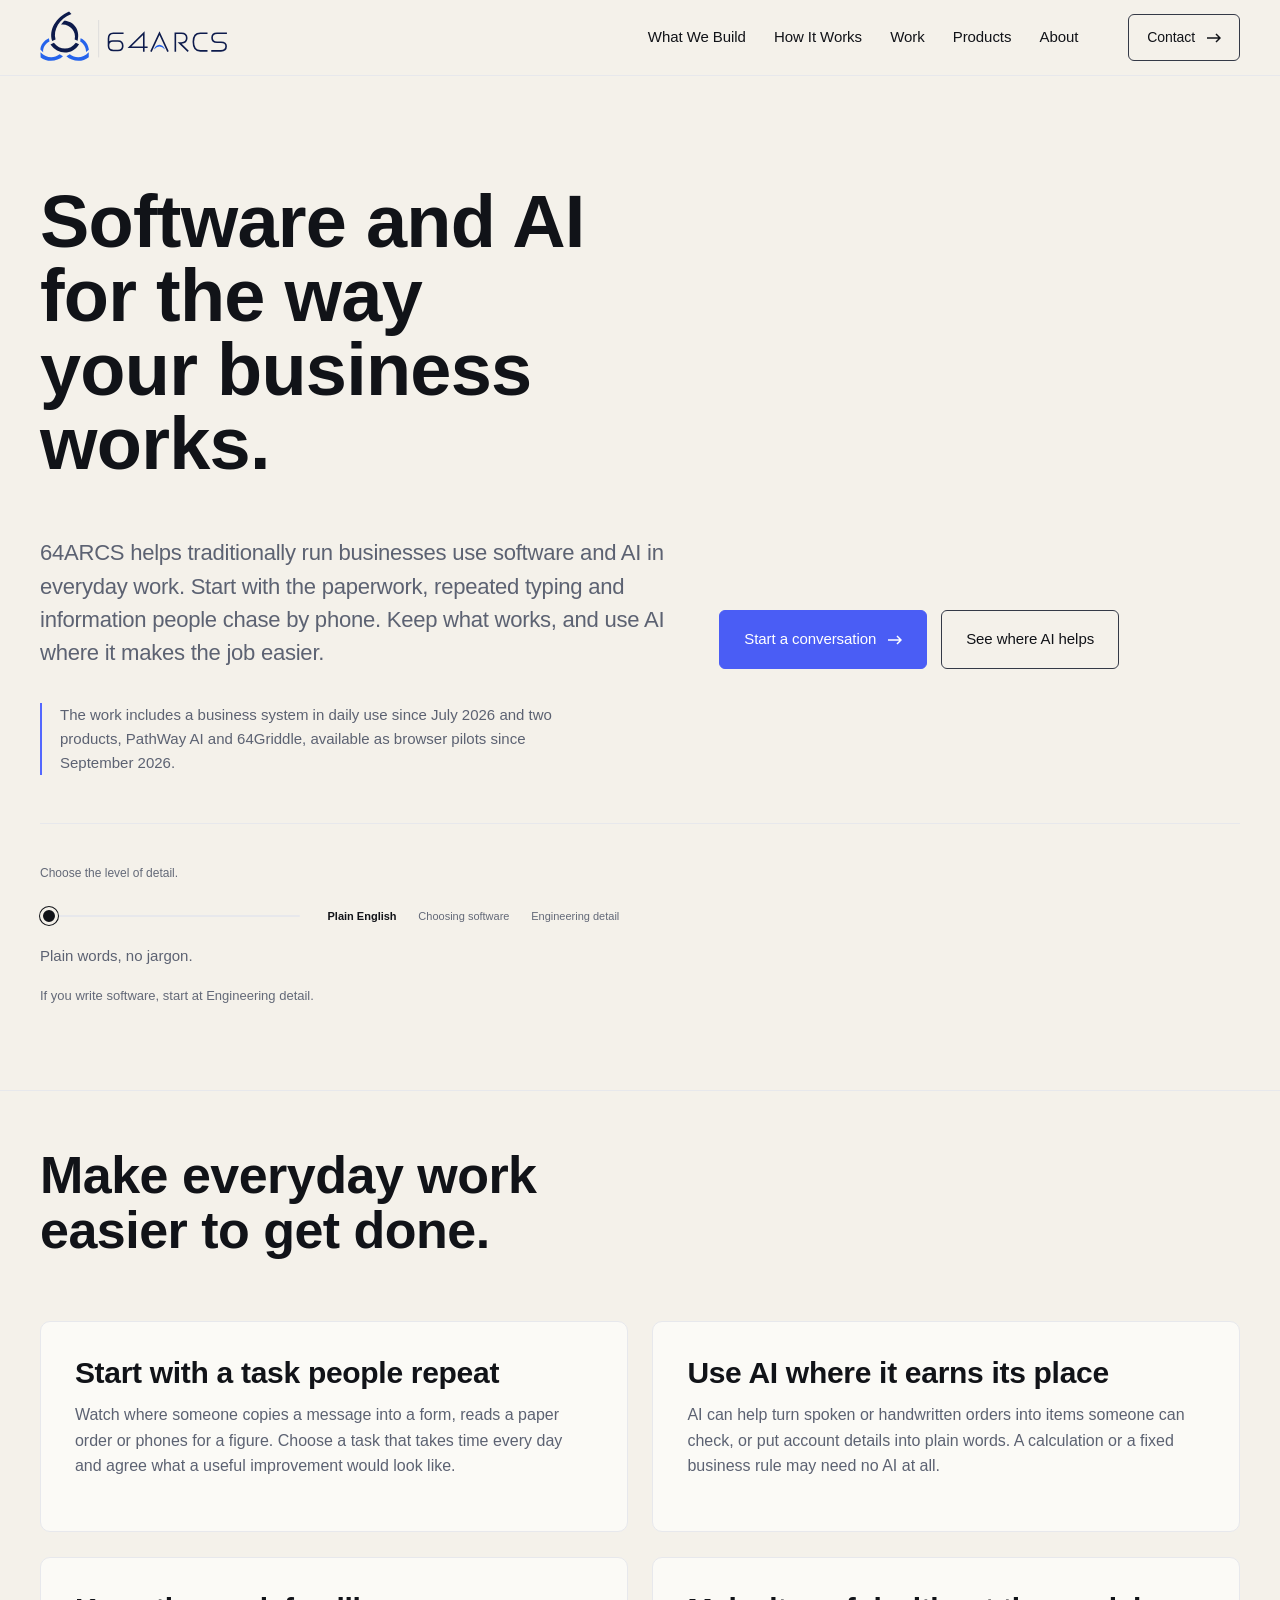
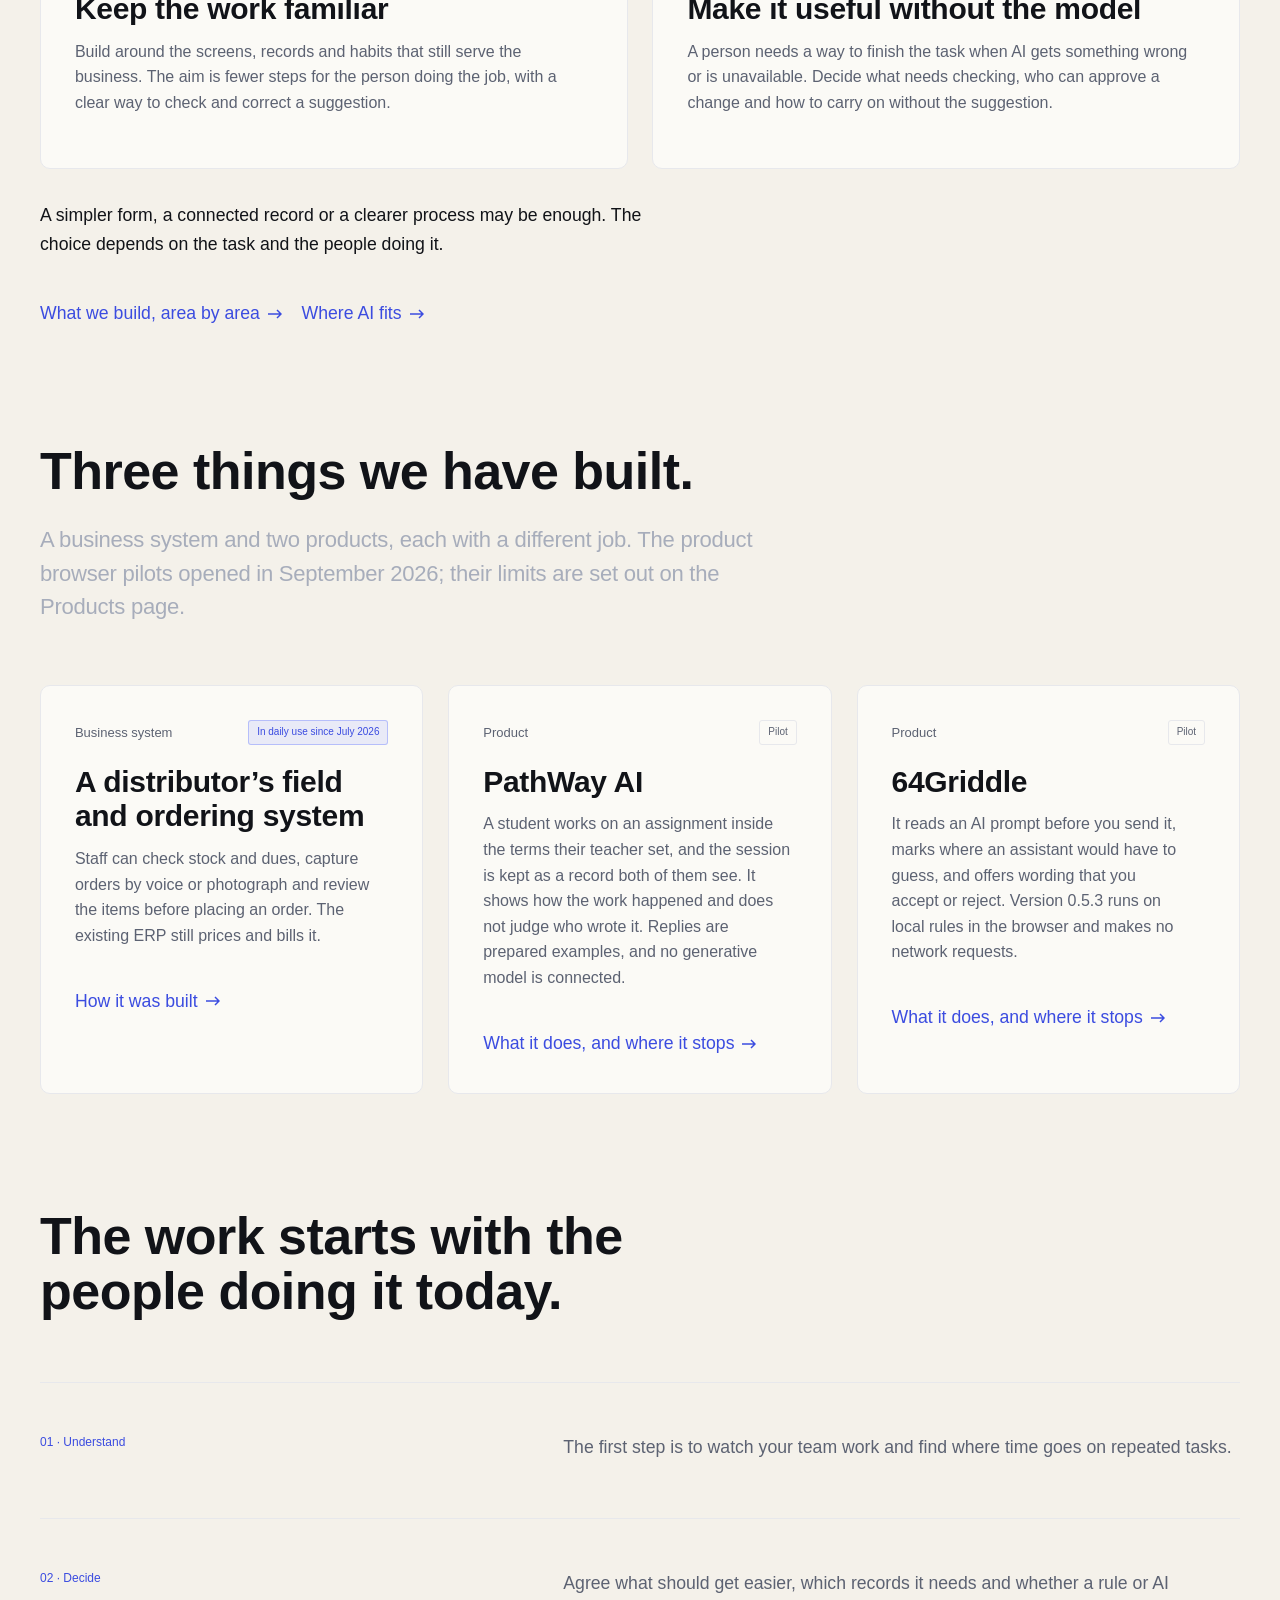
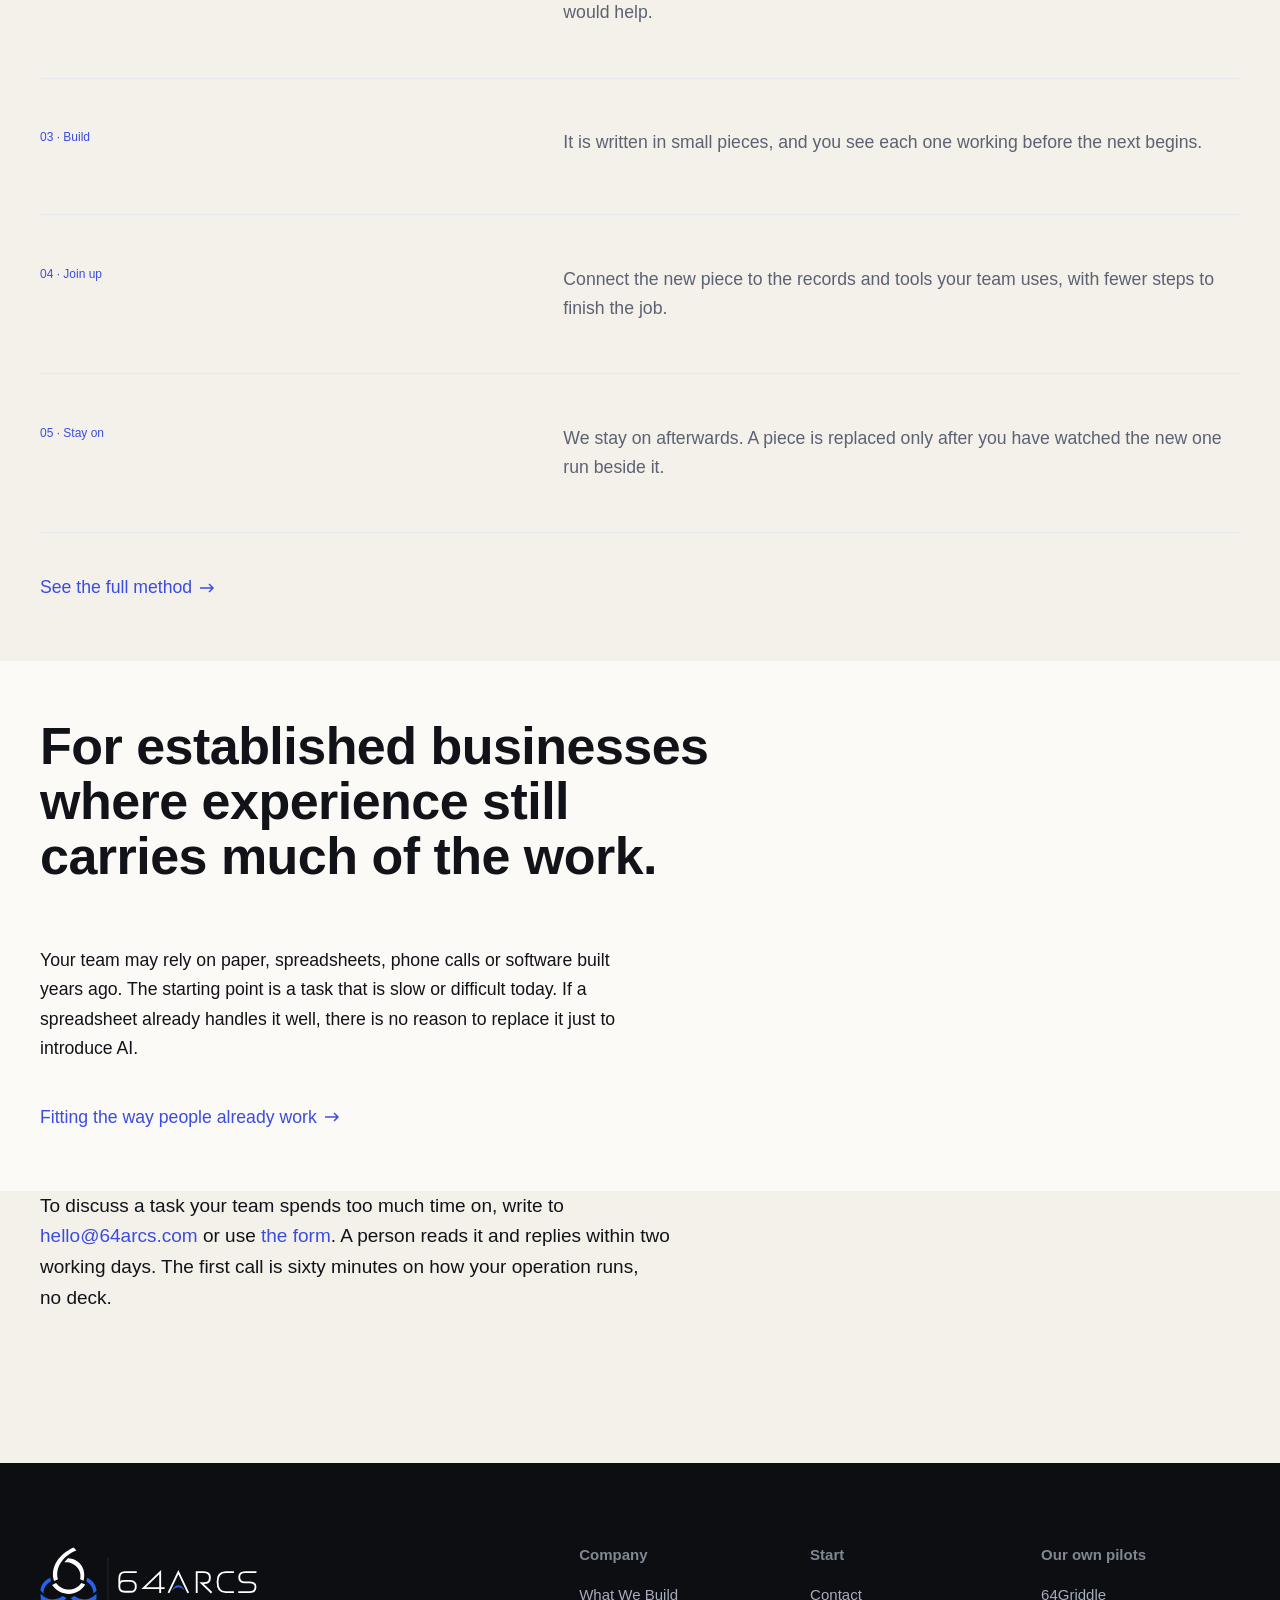
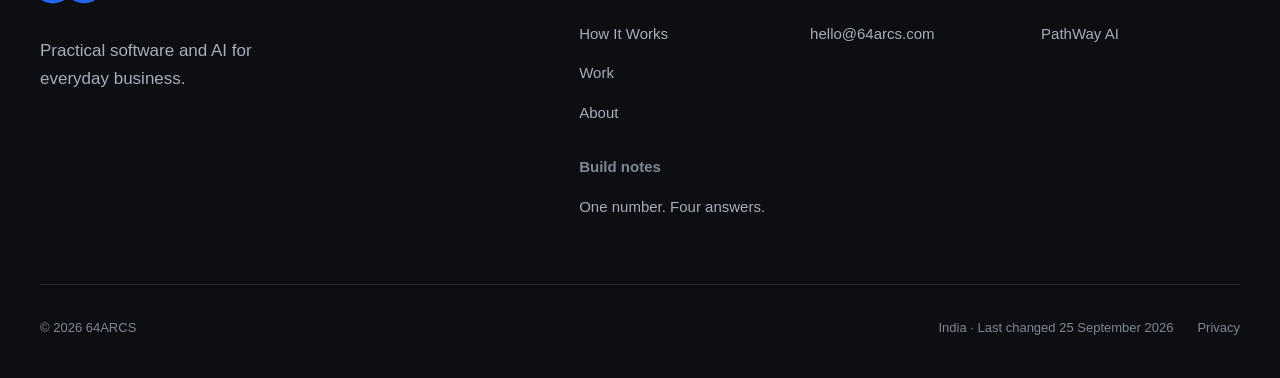
<file: index.html>
<!DOCTYPE html>
<html lang="en" data-level="1">
<head>
<meta charset="utf-8">
<meta name="viewport" content="width=device-width, initial-scale=1">
<title>64ARCS — Software and practical AI for your business</title>
<meta name="description" content="64ARCS builds software and practical AI for traditionally run businesses. Start with everyday work, keep what works and add only what helps.">
<link rel="canonical" href="https://64arcs.com/">

<meta property="og:type" content="website">
<meta property="og:site_name" content="64ARCS">
<meta property="og:title" content="64ARCS — Software and practical AI for your business">
<meta property="og:description" content="64ARCS builds software and practical AI for traditionally run businesses. Start with everyday work, keep what works and add only what helps.">
<meta property="og:url" content="https://64arcs.com/">
<meta property="og:image" content="https://64arcs.com/assets/img/og.png">
<meta property="og:image:width" content="1200">
<meta property="og:image:height" content="630">
<meta name="twitter:card" content="summary_large_image">
<meta name="theme-color" content="#F4F1EA">

<link rel="icon" href="favicon.ico" sizes="48x48">
<link rel="icon" href="assets/img/favicon.svg" type="image/svg+xml">
<link rel="apple-touch-icon" href="assets/img/apple-touch-icon.png">
<link rel="manifest" href="site.webmanifest">

<link rel="stylesheet" href="assets/css/site.css">
<script>/* Restore the reader's chosen register before first paint, so a returning
           visitor never sees the wrong one flash past. */
try{var _l=localStorage.getItem('64arcs:level');if(_l==='1'||_l==='2'||_l==='3'){document.documentElement.setAttribute('data-level',_l);}}catch(e){}</script>
<noscript><style>[data-contact-form] button[type="submit"] { display: none; }</style></noscript>
</head>
<body>
<a class="skip-link" href="#main">Skip to content</a>

<header class="header">
  <div class="wrap">
    <a class="brand" href="index.html" aria-label="64ARCS — home">
      <span class="brand-lockup" aria-hidden="true">
        <img class="brand-logo brand-logo--light" src="assets/brand/logo-inverse.svg" width="405" height="112" alt="">
        <img class="brand-logo brand-logo--dark" src="assets/brand/logo.svg" width="405" height="112" alt="">
      </span>
    </a>

    <nav class="nav" aria-label="Primary">
      <a class="nav-link" href="what-we-build.html">What We Build</a>
      <a class="nav-link" href="how-it-works.html">How It Works</a>
      <a class="nav-link" href="work.html">Work</a>
      <a class="nav-link" href="products.html">Products</a>
      <a class="nav-link" href="about.html">About</a>
    </nav>

    <a class="btn btn--on-dark header-cta" href="contact.html">
      Contact
      <svg class="arw" width="14" height="10" viewBox="0 0 14 10" fill="none" aria-hidden="true"><path d="M9 1l4 4-4 4M13 5H0" stroke="currentColor" stroke-width="1.5"/></svg>
    </a>

    <button class="burger" type="button" aria-label="Open menu" aria-expanded="false" aria-controls="mobile-nav">
      <span></span><span></span><span></span>
    </button>
  </div>
</header>

<div class="mobile-nav" id="mobile-nav" aria-hidden="true">
  <a class="m-link" href="what-we-build.html"><span class="n">01</span> What We Build</a>
  <a class="m-link" href="how-it-works.html"><span class="n">02</span> How It Works</a>
  <a class="m-link" href="work.html"><span class="n">03</span> Work</a>
  <a class="m-link" href="products.html"><span class="n">04</span> Products</a>
  <a class="m-link" href="about.html"><span class="n">05</span> About</a>
  <div class="m-foot">
    <a class="btn btn--primary" href="contact.html">
      Contact
      <svg class="arw" width="14" height="10" viewBox="0 0 14 10" fill="none" aria-hidden="true"><path d="M9 1l4 4-4 4M13 5H0" stroke="currentColor" stroke-width="1.5"/></svg>
    </a>
  </div>
</div>


<main id="main">

<!-- ==================================================================
       01 / HERO  +  THE REGISTER DIAL
       ================================================================== -->
  <section class="hero" data-hero>
    <div class="wrap">

      <h1 class="t-hero">
        <span class="line">Software and AI</span>
        <span class="line">for the way</span>
        <span class="line">your business</span>
        <span class="line">works.</span>
      </h1>

      <div class="hero-cols">
        <div>
          <p class="lead" data-lvl="1">
            64ARCS helps traditionally run businesses use software and AI in everyday work. Start with the paperwork, repeated typing and information people chase by phone. Keep what works, and use AI where it makes the job easier.
          </p>
          <p class="lead" data-lvl="2">
            Connect the tools your team already uses, then consider AI for a specific task, such as reading an order or summarising an account. Judge the result by the work it removes, including the time spent checking its output.
          </p>
          <p class="lead" data-lvl="3">
            Start with a workflow, its source records and access rules. Compare a model with a deterministic rule or a process change. Define validation, confirmation and a fallback before connecting model output to a write path.
          </p>
        </div>
        <div class="btn-row">
          <a class="btn btn--primary" href="contact.html">
            Start a conversation
            <svg class="arw" width="14" height="10" viewBox="0 0 14 10" fill="none" aria-hidden="true"><path d="M9 1l4 4-4 4M13 5H0" stroke="currentColor" stroke-width="1.5"/></svg>
          </a>
          <a class="btn btn--ghost-dark" href="ai-intelligence.html">See where AI helps</a>
        </div>
      </div>

      <p class="hero-credential">
        The work includes a business system in daily use since July 2026 and two products,
        PathWay AI and 64Griddle, available as browser pilots since September 2026.
      </p>

      <!-- The reader sets the register for the lead, cards and method.
           Headings stay the same; the level lives on <html data-level>. -->
      <div class="dial" data-dial>
        <p class="dial-q" id="dial-q">Choose the level of detail.</p>
        <div class="dial-row">
          <input type="range" min="1" max="3" step="1" value="1"
                 aria-labelledby="dial-q" aria-valuetext="Plain words, no jargon.">
          <div class="dial-stops" aria-hidden="true">
            <span>Plain English</span><span>Choosing software</span><span>Engineering detail</span>
          </div>
        </div>
        <p class="dial-status" data-dial-status>Plain words, no jargon.</p>
        <p class="dial-hint">If you write software, start at Engineering detail.</p>
      </div>

    </div>
  </section>

  <!-- ==================================================================
       02 / WHAT WE DO: the same four commitments, three registers
       ================================================================== -->
  <section class="section section--lg s-ivory">
    <div class="wrap">
      <div class="section-head">
        <h2 class="t-h2">Make everyday work easier to get done.</h2>
      </div>

      <div class="cards cards--wide">

        <div class="card">
          <h3 class="t-h3">Start with a task people repeat</h3>
          <p data-lvl="1">Watch where someone copies a message into a form, reads a paper order or phones for a figure. Choose a task that takes time every day and agree what a useful improvement would look like.</p>
          <p data-lvl="2">Choose a frequent task with a clear input and an outcome staff can check. Record how long it takes today, including corrections, so there is a fair comparison with the proposed change.</p>
          <p data-lvl="3">Trace inputs, outputs and exceptions through one workflow. Establish a baseline for completion time and errors, and test on representative examples before choosing an implementation.</p>
        </div>

        <div class="card">
          <h3 class="t-h3">Use AI where it earns its place</h3>
          <p data-lvl="1">AI can help turn spoken or handwritten orders into items someone can check, or put account details into plain words. A calculation or a fixed business rule may need no AI at all.</p>
          <p data-lvl="2">Consider a model for language or varied documents. Keep calculations and fixed checks in ordinary software. Include review time, running cost and mistakes when deciding whether a model helps.</p>
          <p data-lvl="3">Use a model for extraction or summarisation where inputs vary. Keep arithmetic and policy checks deterministic. Compare the full workflow with and without the model, including validation failures and latency.</p>
        </div>

        <div class="card">
          <h3 class="t-h3">Keep the work familiar</h3>
          <p data-lvl="1">Build around the screens, records and habits that still serve the business. The aim is fewer steps for the person doing the job, with a clear way to check and correct a suggestion.</p>
          <p data-lvl="2">Put assistance at the point where the task happens. Avoid a separate tool that asks staff to copy information between systems. Keep the existing source for prices, balances and other agreed facts.</p>
          <p data-lvl="3">Connect through the existing system’s supported interfaces and enforce permissions on the server. Keep authoritative values in their owning system and treat generated content as a proposal to validate.</p>
        </div>

        <div class="card">
          <h3 class="t-h3">Make it useful without the model</h3>
          <p data-lvl="1">A person needs a way to finish the task when AI gets something wrong or is unavailable. Decide what needs checking, who can approve a change and how to carry on without the suggestion.</p>
          <p data-lvl="2">Agree which actions need confirmation and how staff recover from an error. Try the change with the people who will use it, and include a manual route or a rule-based fallback where needed.</p>
          <p data-lvl="3">Define failure behaviour for missing records, invalid output and model outages. Test permission boundaries and write validation separately from generation, with an explicit fallback for the workflow.</p>
        </div>

      </div>

      <p class="was-principle">A simpler form, a connected record or a clearer process may be enough.
        The choice depends on the task and the people doing it.</p>

      <p style="margin-top:2.5rem">
        <a class="link" href="what-we-build.html">What we build, area by area
          <svg class="arw" width="14" height="10" viewBox="0 0 14 10" fill="none" aria-hidden="true"><path d="M9 1l4 4-4 4M13 5H0" stroke="currentColor" stroke-width="1.5"/></svg>
        </a>
        &nbsp;&nbsp;
        <a class="link" href="ai-intelligence.html">Where AI fits
          <svg class="arw" width="14" height="10" viewBox="0 0 14 10" fill="none" aria-hidden="true"><path d="M9 1l4 4-4 4M13 5H0" stroke="currentColor" stroke-width="1.5"/></svg>
        </a>
      </p>
    </div>
  </section>

  <!-- ==================================================================
       03 / BUILT AND RUNNING: three things, equal weight
       ================================================================== -->
  <section class="section section--lg s-carbon-deep" id="built">
    <div class="wrap">
      <div class="section-head">
        <h2 class="t-h2">Three things we have built.</h2>
        <p class="lead measure">
          A business system and two products, each with a different job. The product browser pilots
          opened in September 2026; their limits are set out on the Products page.
        </p>
      </div>

      <div class="cards cards--3">
        <article class="card card--dark">
          <div class="built-head">
            <span class="label label--bare">Business system</span>
            <span class="eco-tag">In daily use since July 2026</span>
          </div>
          <h3 class="t-h3">A distributor&rsquo;s field and ordering system</h3>
          <p>Staff can check stock and dues, capture orders by voice or photograph and review the items
             before placing an order. The existing ERP still prices and bills it.</p>
          <a class="link link--dark" href="work.html#pss">How it was built
            <svg class="arw" width="14" height="10" viewBox="0 0 14 10" fill="none" aria-hidden="true"><path d="M9 1l4 4-4 4M13 5H0" stroke="currentColor" stroke-width="1.5"/></svg>
          </a>
        </article>

        <article class="card card--dark">
          <div class="built-head">
            <span class="label label--bare">Product</span>
            <span class="eco-tag eco-tag--pilot">Pilot</span>
          </div>
          <h3 class="t-h3">PathWay AI</h3>
          <p>A student works on an assignment inside the terms their teacher set, and the session is
             kept as a record both of them see. It shows how the work happened and does not judge who
             wrote it. Replies are prepared examples, and no generative model is connected.</p>
          <a class="link link--dark" href="products.html#pathway">What it does, and where it stops
            <svg class="arw" width="14" height="10" viewBox="0 0 14 10" fill="none" aria-hidden="true"><path d="M9 1l4 4-4 4M13 5H0" stroke="currentColor" stroke-width="1.5"/></svg>
          </a>
        </article>

        <article class="card card--dark">
          <div class="built-head">
            <span class="label label--bare">Product</span>
            <span class="eco-tag eco-tag--pilot">Pilot</span>
          </div>
          <h3 class="t-h3">64Griddle</h3>
          <p>It reads an AI prompt before you send it, marks where an assistant would have to guess,
             and offers wording that you accept or reject. Version 0.5.3 runs on local rules in the
             browser and makes no network requests.</p>
          <a class="link link--dark" href="products.html#griddle">What it does, and where it stops
            <svg class="arw" width="14" height="10" viewBox="0 0 14 10" fill="none" aria-hidden="true"><path d="M9 1l4 4-4 4M13 5H0" stroke="currentColor" stroke-width="1.5"/></svg>
          </a>
        </article>
      </div>
    </div>
  </section>

  <!-- ==================================================================
       04 / HOW IT WORKS: five phases, three registers
       ================================================================== -->
  <section class="section section--lg s-ivory">
    <div class="wrap">
      <div class="section-head">
        <h2 class="t-h2">The work starts with the people doing it today.</h2>
      </div>

      <div data-lvl="1">
        <div class="steps">
          <article class="step">
            <div><span class="step-n">01 &middot; Understand</span></div>
            <div class="step-body"><p>The first step is to watch your team work and find where time goes on repeated tasks.</p></div>
          </article>
          <article class="step">
            <div><span class="step-n">02 &middot; Decide</span></div>
            <div class="step-body"><p>Agree what should get easier, which records it needs and whether a rule or AI would help.</p></div>
          </article>
          <article class="step">
            <div><span class="step-n">03 &middot; Build</span></div>
            <div class="step-body"><p>It is written in small pieces, and you see each one working before the next begins.</p></div>
          </article>
          <article class="step">
            <div><span class="step-n">04 &middot; Join up</span></div>
            <div class="step-body"><p>Connect the new piece to the records and tools your team uses, with fewer steps to finish the job.</p></div>
          </article>
          <article class="step">
            <div><span class="step-n">05 &middot; Stay on</span></div>
            <div class="step-body"><p>We stay on afterwards. A piece is replaced only after you have watched the new one run beside it.</p></div>
          </article>
        </div>
      </div>

      <div data-lvl="2">
        <div class="steps">
          <article class="step">
            <div><span class="step-n">01 &middot; Understand</span></div>
            <div class="step-body"><p>Map the routine work, including exceptions and workarounds, with the people responsible for it.</p></div>
          </article>
          <article class="step">
            <div><span class="step-n">02 &middot; Architect</span></div>
            <div class="step-body"><p>We agree which system owns each fact, what gets connected and what gets built.</p></div>
          </article>
          <article class="step">
            <div><span class="step-n">03 &middot; Build</span></div>
            <div class="step-body"><p>Try each working piece with the staff who will use it, including the checks it asks them to make.</p></div>
          </article>
          <article class="step">
            <div><span class="step-n">04 &middot; Connect</span></div>
            <div class="step-body"><p>Connect existing tools and keep ownership of prices, balances and approvals clear.</p></div>
          </article>
          <article class="step">
            <div><span class="step-n">05 &middot; Evolve</span></div>
            <div class="step-body"><p>We stay on, and any replacement runs beside the original before it takes over.</p></div>
          </article>
        </div>
      </div>

      <div data-lvl="3">
        <div class="steps">
          <article class="step">
            <div><span class="step-n">01 &middot; Understand</span></div>
            <div class="step-body"><p>Trace the workflow through its source records, permissions and manual handovers.</p></div>
          </article>
          <article class="step">
            <div><span class="step-n">02 &middot; Architect</span></div>
            <div class="step-body"><p>Agree the owner of each fact, where each rule is enforced, and the one write path.</p></div>
          </article>
          <article class="step">
            <div><span class="step-n">03 &middot; Build</span></div>
            <div class="step-body"><p>The server comes first, with its rules, transactions and migrations, and the apps follow in slices that ship.</p></div>
          </article>
          <article class="step">
            <div><span class="step-n">04 &middot; Connect</span></div>
            <div class="step-body"><p>Validate suggested changes against source records and business rules before writing through the owning system.</p></div>
          </article>
          <article class="step">
            <div><span class="step-n">05 &middot; Evolve</span></div>
            <div class="step-body"><p>Replace a module only after it has run beside the original, read-only, on real data.</p></div>
          </article>
        </div>
      </div>

      <p style="margin-top:2.5rem">
        <a class="link" href="how-it-works.html">See the full method
          <svg class="arw" width="14" height="10" viewBox="0 0 14 10" fill="none" aria-hidden="true"><path d="M9 1l4 4-4 4M13 5H0" stroke="currentColor" stroke-width="1.5"/></svg>
        </a>
      </p>
    </div>
  </section>

  <!-- ==================================================================
       05 / WHO IT SUITS
       ================================================================== -->
  <section class="section section--lg s-raised">
    <div class="wrap">
      <div class="section-head">
        <h2 class="t-h2">For established businesses where experience still carries much of the work.</h2>
      </div>

      <p class="measure">
        Your team may rely on paper, spreadsheets, phone calls or software built years ago.
        The starting point is a task that is slow or difficult today. If a spreadsheet already
        handles it well, there is no reason to replace it just to introduce AI.
      </p>

      <p style="margin-top:2.5rem">
        <a class="link" href="what-we-build.html#india">Fitting the way people already work
          <svg class="arw" width="14" height="10" viewBox="0 0 14 10" fill="none" aria-hidden="true"><path d="M9 1l4 4-4 4M13 5H0" stroke="currentColor" stroke-width="1.5"/></svg>
        </a>
      </p>
    </div>
  </section>

  <!-- ==================================================================
       06 / CLOSER
       ================================================================== -->
<section class="section closer-wrap"><div class="wrap"><p class="closer">To discuss a task your team spends too much time on, write to <a class="link" data-mail="text" href="mailto:hello@64arcs.com">hello@64arcs.com</a> or use <a class="link" href="contact.html">the form</a>. A person reads it and replies within two working days. The first call is sixty minutes on how your operation runs, no deck.</p></div></section>

<script type="application/ld+json">
{"@context":"https://schema.org","@type":"Organization","name":"64ARCS","url":"https://64arcs.com/",
"logo":"https://64arcs.com/assets/img/icon-512.png",
"description":"64ARCS builds software and practical AI for traditionally run businesses, connecting existing tools and simplifying everyday work.",
"slogan":"Software and AI for the way your business works.","email":"hello@64arcs.com",
"address":{"@type":"PostalAddress","addressCountry":"IN"}}
</script>
</main>

<footer class="footer">
  <div class="wrap">
    <div class="footer-top">
      <div>
        <a class="brand" href="index.html" aria-label="64ARCS — home">
          <span class="brand-lockup" aria-hidden="true">
        <img class="brand-logo brand-logo--light" src="assets/brand/logo-inverse.svg" width="405" height="112" alt="">
        <img class="brand-logo brand-logo--dark" src="assets/brand/logo.svg" width="405" height="112" alt="">
      </span>
        </a>
        <p class="footer-tag">Practical software and AI for everyday business.</p>
      </div>

      <nav class="footer-nav" aria-label="Footer">
        <div>
          <h4>Company</h4>
          <ul>
            <li><a href="what-we-build.html">What We Build</a></li>
            <li><a href="how-it-works.html">How It Works</a></li>
            <li><a href="work.html">Work</a></li>
            <li><a href="about.html">About</a></li>
          </ul>
        </div>
        <div>
          <h4>Start</h4>
          <ul>
            <li><a href="contact.html">Contact</a></li>
            <li><a data-mail="text" href="mailto:hello@64arcs.com">hello@64arcs.com</a></li>
          </ul>
        </div>
        <div>
          <h4>Our own pilots</h4>
          <ul>
            <li><a href="products.html#griddle">64Griddle</a></li>
            <li><a href="products.html#pathway">PathWay AI</a></li>
          </ul>
        </div>
        <div>
          <h4>Build notes</h4>
          <ul>
            <li><a href="one-number-four-answers.html">One number. Four answers.</a></li>
          </ul>
        </div>
      </nav>
    </div>

    <div class="footer-bottom">
      <span>&copy; <span data-year>2026</span> 64ARCS</span>
      <div class="set">
        <span>India &middot; <a href="notes.html">Last changed 25 September 2026</a></span>
        <a href="privacy.html">Privacy</a>
      </div>
    </div>
  </div>
</footer>

<script src="assets/js/site.js"></script>
</body>
</html>
</file>
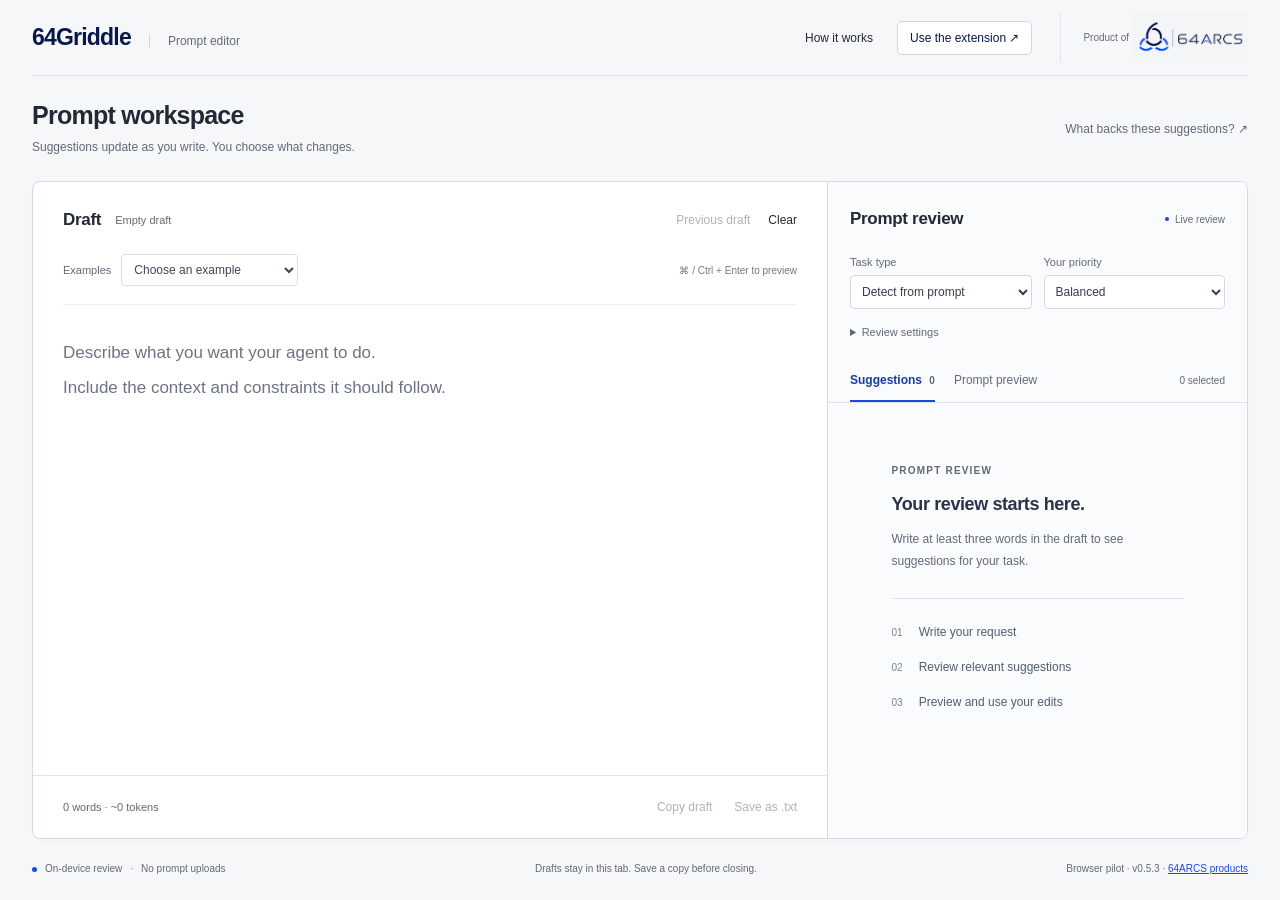
<file: 64griddle/index.html>
<!doctype html>
<html lang="en">
  <head>
    <meta charset="utf-8" />
    <meta name="viewport" content="width=device-width,initial-scale=1" />
    <meta name="color-scheme" content="light" />
    <meta
      name="description"
      content="64Griddle by 64ARCS. Review and refine AI prompts with local checks, selected changes, and an editable preview."
    />
    <title>64Griddle pilot — 64ARCS</title>
    <link rel="canonical" href="https://64arcs.com/64griddle/" />
    <meta property="og:type" content="website" />
    <meta property="og:site_name" content="64ARCS" />
    <meta property="og:title" content="64Griddle pilot — 64ARCS" />
    <meta property="og:description" content="An early browser pilot. It reads the prompt in the box, marks what an AI assistant would have to guess, and suggests wording you apply or skip. Checks run on your device and nothing is uploaded." />
    <meta property="og:url" content="https://64arcs.com/64griddle/" />
    <meta property="og:image" content="https://64arcs.com/assets/img/griddle.png" />
    <meta property="og:image:width" content="1120" />
    <meta property="og:image:height" content="700" />
    <meta name="twitter:card" content="summary_large_image" />
    <link rel="icon" href="extension/icons/48.png?v=0.5.3" />
    <link rel="stylesheet" href="playground.css" />
  </head>
  <body>
    <a class="skip-link" href="#prompt-editor">Skip to prompt</a>
    <div class="shell">
      <header class="topbar">
        <a href="#workspace" class="brand" aria-label="64Griddle workspace"
          ><span class="brand-name">64Griddle</span
          ><span class="brand-description">Prompt editor</span></a
        >
        <nav aria-label="Help">
          <button id="guide-open">How it works</button>
          <button id="install-open" class="outline-button">
            Use the extension <span aria-hidden="true">↗</span>
          </button>
        </nav>
        <div class="parent-brand">
          <span>Product of</span
          ><img src="extension/brand/64arcs-logo.png" alt="64ARCS" width="170" height="72" />
        </div>
      </header>
      <main>
        <div class="workspace-heading">
          <div>
            <h1 id="workspace-title">Prompt workspace</h1>
            <p>Suggestions update as you write. You choose what changes.</p>
          </div>
          <button id="method-open">
            What backs these suggestions? <span aria-hidden="true">↗</span>
          </button>
        </div>
        <section class="workspace" id="workspace" aria-labelledby="workspace-title">
          <div class="left-column">
            <section class="draft-card" aria-labelledby="draft-title">
              <header class="draft-heading">
                <div class="draft-name">
                  <h2 id="draft-title">Draft</h2>
                  <span id="draft-status" class="draft-status">Empty draft</span>
                </div>
                <div class="draft-history">
                  <button
                    id="restore-draft"
                    disabled
                    title="Swap with the draft from before the last clear or example change. Kept in this tab only."
                  >
                    Previous draft</button
                  ><button id="clear" title="Clear the draft; keep a copy in this tab">
                    Clear
                  </button>
                </div>
              </header>
              <div class="example-row">
                <label for="example">Examples</label
                ><select id="example">
                  <option value="">Choose an example</option>
                  <option value="build">Build a web app</option>
                  <option value="debugging">Fix a bug</option>
                  <option value="research">Research a decision</option>
                  <option value="writing">Draft a message</option>
                  <option value="summarizing">Summarize a document</option>
                  <option value="analysis">Analyze data</option>
                  <option value="complete">A well-scoped coding task</option>
                  <option value="simple">A simple question</option>
                </select>
                <span
                  class="editor-shortcut"
                  title="Open the editable preview with Command or Control + Enter"
                  >⌘ / Ctrl + Enter to preview</span
                >
              </div>
              <div
                id="prompt-editor"
                class="prompt-editor"
                data-promptline-target
                contenteditable="true"
                role="textbox"
                aria-label="Your prompt"
                aria-multiline="true"
                spellcheck="false"
                data-placeholder="Describe what you want your agent to do.&#10;Include the context and constraints it should follow."
              ></div>
              <div id="draft-feedback" role="status" aria-live="polite"></div>
              <footer class="draft-footer">
                <span
                  id="counts"
                  title="Tokens are estimated from character count, not a provider tokenizer."
                ></span>
                <div class="draft-tools">
                  <button id="copy-draft">Copy draft</button
                  ><button id="download-draft">Save as .txt</button>
                </div>
                <button
                  class="review-button"
                  id="review"
                  title="Review suggestions for this prompt"
                >
                  Review suggestions <span aria-hidden="true">→</span>
                </button>
              </footer>
            </section>
          </div>
          <aside id="analysis-panel" aria-label="Live prompt analysis"></aside>
        </section>
      </main>
      <footer class="page-footer">
        <span class="privacy-note"
          ><span class="status-dot" aria-hidden="true"></span>On-device review<span
            class="footer-divider"
            aria-hidden="true"
            >·</span
          >No prompt uploads</span
        ><span>Drafts stay in this tab. Save a copy before closing.</span
        ><span>Browser pilot · v0.5.3 · <a href="../products.html">64ARCS products</a></span>
      </footer>
    </div>
    <dialog id="guide" aria-labelledby="guide-title">
      <button id="guide-close" class="dialog-close" aria-label="Close guide">×</button
      ><span class="kicker">USING 64GRIDDLE</span>
      <h2 id="guide-title">Choose, compare, and apply edits.</h2>
      <ol>
        <li>
          <strong>Write your prompt.</strong> Local rules look for vague requirements, missing task
          details, repetition, and conflicting instructions.
        </li>
        <li>
          <strong>Confirm the task.</strong> Check the detected task type and choose your priority.
          Agent settings are optional.
        </li>
        <li>
          <strong>Choose your edits.</strong> Apply an individual suggestion, or check “Include in
          preview.” Writing a missing detail selects that detail; you can uncheck it.
        </li>
        <li>
          <strong>Compare and use.</strong> Review the original and proposed text, edit the preview,
          then copy it or replace your draft. 64Griddle never sends it to an agent.
        </li>
      </ol>
      <p class="guide-note">
        This prototype uses local rules and only reads the current textbox. Open “Why this
        suggestion?” for the trigger and supporting principle. It cannot judge earlier messages,
        read attachments, or guarantee a better result. Token counts are approximate.
      </p>
      <button id="guide-done" class="review-button">Back to my prompt</button>
    </dialog>
    <dialog id="method" aria-labelledby="method-title">
      <button id="method-close" class="dialog-close" aria-label="Close review method">×</button>
      <span class="kicker">HOW THE REVIEW WORKS</span>
      <h2 id="method-title">Useful guidance. Visible reasoning.</h2>
      <p>
        Local rules look at the task, explicit requirements, and wording in this textbox. They
        suggest details to consider—not facts about your project.
      </p>
      <ol>
        <li>
          <strong>Task first.</strong> Building, debugging, research, writing, summaries, and data
          analysis have different checks. You can correct the detected task.
        </li>
        <li>
          <strong>You supply the facts.</strong> We do not invent names, deadlines, technologies, or
          requirements. Suggested workflow wording is optional.
        </li>
        <li>
          <strong>Evidence is inspectable.</strong> Each suggestion shows what triggered it. The
          references below support the general principles; they do not prove that a particular edit
          will improve a model's answer.
        </li>
      </ol>
      <div id="method-sources" class="method-sources"></div>
      <p class="guide-note">
        Guidance reviewed 8 September 2026. These checks have not been evaluated for improved model
        outcomes. Test your prompt against your actual task criteria. Links open the original
        documentation in a new tab; your prompt is not included.
      </p>
    </dialog>
    <dialog id="install" aria-labelledby="install-title">
      <button id="install-close" class="dialog-close" aria-label="Close extension setup">×</button
      ><span class="kicker">CHROME / EDGE</span>
      <h2 id="install-title">Use 64Griddle in browser text fields.</h2>
      <p>
        The extension and the Mac companion are part of a pilot by arrangement; this page is the browser
        workspace on its own.
        <a class="review-button download-link" href="../contact.html?product=64Griddle">Ask about a pilot <span aria-hidden="true">↗</span></a>
      </p>
      <ol>
        <li>Unzip the download.</li>
        <li>Open your browser’s Extensions page and turn on <strong>Developer mode</strong>.</li>
        <li>
          Choose <strong>Load unpacked</strong> and select the <strong>extension</strong> folder
          containing <strong>manifest.json</strong>.
        </li>
        <li>
          Focus a prompt field on a supported site. On another site, use the extension’s toolbar
          button.
        </li>
      </ol>
      <p class="guide-note">
        Configured for ChatGPT, Claude, Perplexity, Gemini, Bolt, and Lovable. Live provider editors
        are not yet certified. The extension stores only preferences and site choices. Host websites
        can still process their own text fields.
      </p>
      <h3>macOS desktop companion</h3>
      <p>
        For native prompt boxes, try the local macOS app. Grant Accessibility access, select one
        app, and enable review. Badge attachment is confirmed in Codex; editing and undo are still
        under test.
      </p>

    </dialog>
    <script src="playground-config.js"></script>
    <script src="extension/engine.js"></script>
    <script src="extension/adapters.js"></script>
    <script src="extension/content.js"></script>
    <script src="playground.js"></script>
  </body>
</html>
</file>
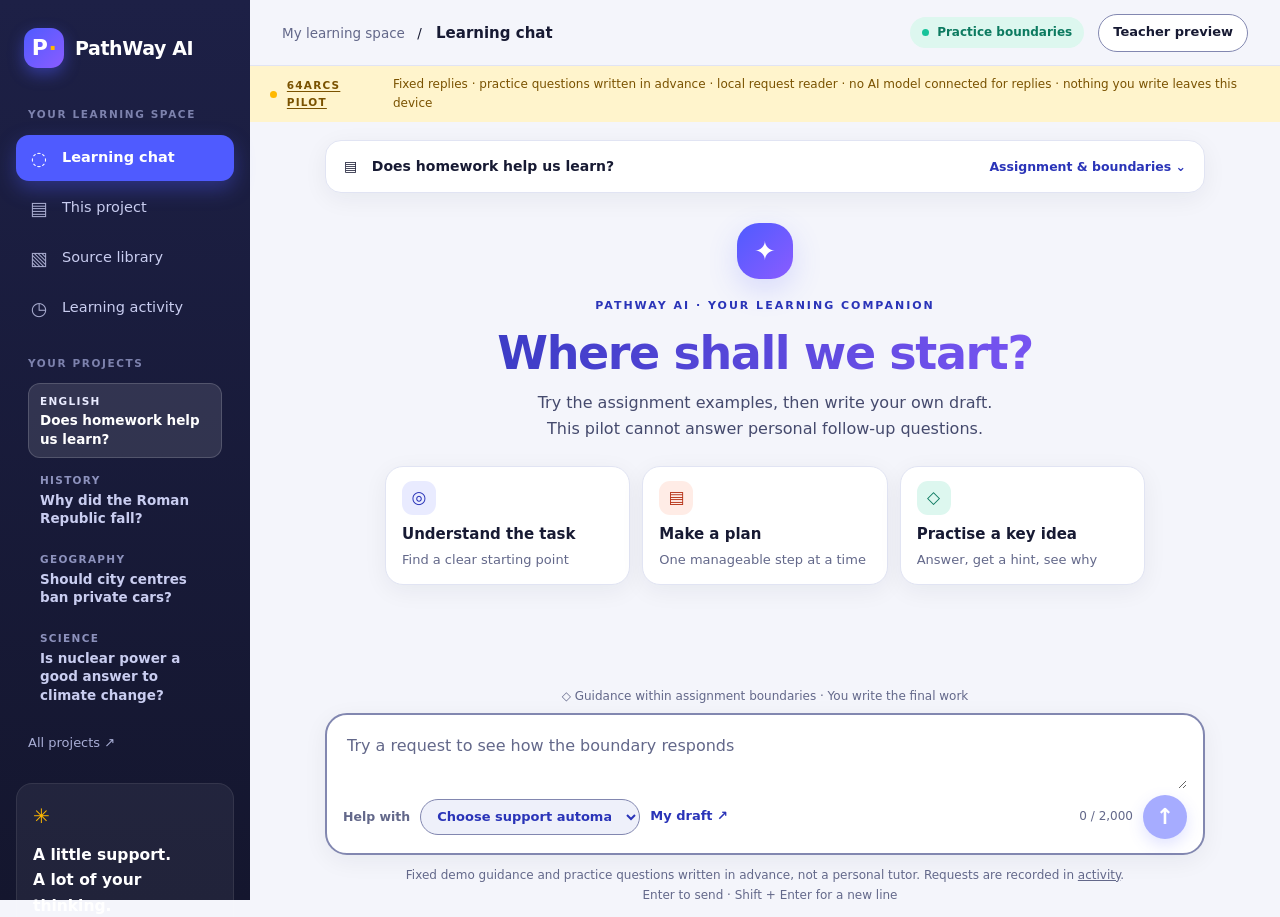
<file: pathway/index.html>
<!doctype html>
<html lang="en">
<head>
  <meta charset="utf-8">
  <meta name="viewport" content="width=device-width, initial-scale=1">
  <meta name="theme-color" content="#4f5bff">
  <title>PathWay AI · Learning chat</title>
  <link rel="canonical" href="https://64arcs.com/pathway/">
  <meta name="description" content="An early browser pilot of PathWay AI, a practice space where a student works inside the boundary a teacher set. Replies are prepared examples and no AI model is connected. Work stays in the browser by default.">
  <meta property="og:type" content="website">
  <meta property="og:site_name" content="64ARCS">
  <meta property="og:title" content="PathWay AI pilot · 64ARCS">
  <meta property="og:description" content="A practice space where a student works inside the boundary a teacher set. An early browser pilot: replies are prepared examples and no AI model is connected.">
  <meta property="og:url" content="https://64arcs.com/pathway/">
  <meta property="og:image" content="https://64arcs.com/assets/img/pathway.png">
  <meta property="og:image:width" content="1120">
  <meta property="og:image:height" content="700">
  <meta name="twitter:card" content="summary_large_image">
  <link rel="icon" href="favicon.svg" type="image/svg+xml">
  <link rel="stylesheet" href="styles.css?v=bc1bad39aa22">
  <script src="model.js?v=e7e914ddd0b3"></script>
  <script src="pilot.js?v=29faefd66934"></script>
  <script src="app.js?v=eb027b140213" defer></script>
</head>
<body>
  <a class="skip" href="#main">Skip to content</a>
  <aside class="sidebar">
    <a class="brand" href="#chat"><span class="brand-mark" aria-hidden="true">P<span>·</span></span><span id="product-name">PathWay AI</span></a>
    <div class="space-label">YOUR LEARNING SPACE</div>
    <nav aria-label="Main navigation">
      <a href="#chat" data-page="chat"><span aria-hidden="true">◌</span>Learning chat</a>
      <a href="#workspace" data-page="workspace"><span aria-hidden="true">▤</span>This project</a>
      <a href="#sources" data-page="sources"><span aria-hidden="true">▧</span>Source library</a>
      <a href="#activity" data-page="activity"><span aria-hidden="true">◷</span>Learning activity</a>
    </nav>
    <div class="session-nav"><p class="space-label">YOUR PROJECTS</p><div id="project-switcher" class="project-switcher" role="group" aria-label="Switch project"></div><a href="#home" data-page="home">All projects ↗</a></div><div class="sidebar-bottom">
      <div class="principle"><span class="mini-mark" aria-hidden="true">✳</span><strong>A little support.<br>A lot of your thinking.</strong><p>This space helps you learn, one step at a time.</p><a href="#boundaries">How assistance works <span aria-hidden="true">↗</span></a></div>
      <a class="rules-link" href="#boundaries">◇ &nbsp; Learning boundaries</a>
      <a class="rules-link" href="../contact.html?product=PathWay%20AI">◇ &nbsp; Ask about a school pilot ↗</a>
      <div class="profile"><span class="avatar">S</span><div><strong>Student preview</strong><small>64ARCS · Practice space</small></div></div>
    </div>
  </aside>
  <div class="app-shell">
    <header class="topbar"><div><span class="breadcrumb">My learning space</span><span aria-hidden="true"> / </span><strong id="page-label">Overview</strong></div><div class="top-actions"><span class="safe-badge"><span></span> Practice boundaries</span><button id="teacher-view" class="text-button">Teacher preview</button></div></header>
    <div class="demo-banner"><span class="demo-dot"></span><strong><a href="../products.html#pathway" title="PathWay AI on the 64ARCS website" style="color:inherit;text-decoration:underline;text-underline-offset:2px">64ARCS PILOT</a></strong><span>Fixed replies · practice questions written in advance · local request reader · no AI model connected for replies · the record stays on this device</span></div>
    <main id="main" tabindex="-1">
      <p id="status" role="status" aria-live="polite"></p>
      <p id="storage-warning" class="storage-warning" role="alert" hidden></p>
      <section id="page-chat" class="page chat-page" hidden aria-label="Learning chat">
        <details class="chat-context"><summary><span>▤ &nbsp; <strong id="chat-assignment">Your assignment</strong></span><span class="context-label">Assignment & boundaries ⌄</span></summary><div class="context-content"><p id="chat-brief"></p><p><strong>Your thinking stays yours.</strong> Ask for explanations, a plan, or questions. Finished submissions and permission overrides are outside this assistant’s boundaries.</p><div><a href="#workspace">Open your draft ↗</a><a href="#boundaries">All boundaries ↗</a></div><p class="context-limit">Teacher preview is open to everyone in this practice space. Activity is recorded here; it is not automatically sent to a teacher. The banner explains model use and optional request sharing.</p></div></details>
        <div class="conversation-area">
          <div id="chat-welcome" class="chat-welcome"><div class="chat-emblem" aria-hidden="true">✦</div><p class="eyebrow">PATHWAY AI · YOUR LEARNING COMPANION</p><h1>Where shall we start?</h1><p>Try the assignment examples, then write your own draft.<br>This pilot cannot answer personal follow-up questions.</p><div class="chat-starters" aria-label="Conversation starters"><button type="button" data-chat-mode="understand" data-prompt="Help me understand what this assignment asks me to do."><span aria-hidden="true">◎</span><strong>Understand the task</strong><small>Find a clear starting point</small></button><button type="button" data-chat-mode="plan" data-prompt="Help me break this assignment into manageable steps."><span aria-hidden="true">▤</span><strong>Make a plan</strong><small>One manageable step at a time</small></button><button type="button" data-chat-mode="question"><span aria-hidden="true">◇</span><strong>Practise a key idea</strong><small>Answer, get a hint, see why</small></button></div></div>
          <div id="chat-transcript" class="chat-transcript" role="log" aria-label="Conversation" aria-live="polite" aria-relevant="additions" tabindex="0" hidden></div>
        </div>
        <div class="composer-dock"><p id="chat-policy" class="chat-policy" role="status">Connecting to the practice session…</p><form id="chat-form" class="chat-composer"><label class="sr-only" for="chat-input">Message PathWay AI</label><textarea id="chat-input" rows="2" maxlength="2000" required placeholder="Try a request to see how the boundary responds" aria-describedby="chat-note chat-count" disabled></textarea><div class="composer-actions"><div class="composer-tools"><label for="chat-mode">Help with</label><select id="chat-mode" disabled aria-label="Type of learning support"></select><a href="#workspace" title="Write and review your own draft">My draft ↗</a></div><span id="chat-count">0 / 2,000</span><button id="chat-send" type="submit" aria-label="Send message" disabled>↑</button></div></form><p id="chat-note" class="chat-note">Fixed demo guidance, not a personal tutor yet. Requests are recorded in <a href="#activity">activity</a>. <span>Enter to send · Shift + Enter for a new line</span></p><p id="chat-feedback" class="chat-feedback" role="status" aria-live="polite"></p></div>
      </section>
      <section id="page-home" class="page" hidden>
        <div class="page-heading"><div><p class="eyebrow">A LITTLE PROGRESS, EVERY DAY</p><h1>Make room for your next idea.</h1><p>Four projects on your desk. Pick one up, put it down, come back to it.</p></div><span class="outline-pill">Student pilot</span></div>
        <section class="welcome-card">
          <div class="welcome-copy"><span class="light-eyebrow">YOUR WORK. YOUR WAY FORWARD.</span><h2>You don’t need all the answers<br>to make a start.</h2><p>Break down a task, explore a question, or give your<br class="desktop-break"> own words a little polish. The learning stays yours.</p><a class="button cream" href="#workspace">Open my project <span aria-hidden="true">↗</span></a></div>
          <svg class="study-art" viewBox="0 0 400 270" fill="none" aria-hidden="true">
            <circle cx="239" cy="134" r="108" stroke="#709481" stroke-dasharray="3 8"/>
            <path d="M61 215H352" stroke="#84a18d"/><path d="M264 93C254 64 269 39 294 28C299 60 290 77 264 93Z" fill="#adbf93"/><path d="M269 105C284 72 310 70 328 76C317 100 296 110 269 105Z" fill="#779a77"/><path d="M266 132V81" stroke="#becda5" stroke-width="3"/><path d="M246 126H288L282 171H252L246 126Z" fill="#d9cdb0"/>
            <g transform="rotate(-9 169 147)"><rect x="90" y="66" width="137" height="165" rx="7" fill="#e9e3d2"/><rect x="103" y="65" width="125" height="162" rx="6" fill="#f7f2e5"/><path d="M120 97H200M120 110H183M120 145H203M120 159H194M120 173H184" stroke="#babba9" stroke-width="3" stroke-linecap="round"/><path d="m124 130 5 5 10-12" stroke="#507a5b" stroke-width="3" stroke-linecap="round"/><path d="M146 129H199" stroke="#babba9" stroke-width="3" stroke-linecap="round"/></g>
            <g transform="rotate(25 226 152)"><path d="M220 81H231V198L226 211L220 198Z" fill="#d7ae69"/><path d="M226 81H231V198H226Z" fill="#b98046"/><path d="M220 198H231L226 211Z" fill="#edddba"/><path d="m224 207 2 4 2-4" fill="#253d33"/><rect x="220" y="73" width="11" height="11" rx="3" fill="#d6bbae"/></g>
            <path d="m76 71 3-10 3 10 10 3-10 3-3 10-3-10-10-3Z" fill="#ccbb87"/><path d="m318 153 2-7 2 7 7 2-7 2-2 7-2-7-7-2Z" fill="#ccbb87"/><ellipse cx="174" cy="238" rx="108" ry="6" fill="#143b30" opacity=".4"/>
          </svg>
        </section>
        <div class="home-columns">
          <section><div class="section-heading"><h2>On your desk</h2><span id="desk-count" class="muted small">4 practice projects</span></div>
            <div id="project-cards" class="project-cards"></div>
          </section>
          <section class="next-card"><p class="eyebrow">A GOOD PLACE TO START</p><span class="large-icon" aria-hidden="true">?</span><h2>Understand first.<br>Then make it yours.</h2><p>Before you start writing, get clear on what your assignment is asking.</p><button class="text-link" data-mode="understand">Unpack the task <span aria-hidden="true">→</span></button></section>
        </div>
        <div class="section-heading tools-heading"><div><h2>A helping hand, when you need it</h2><p class="muted">Choose a small next step. You stay in charge of the work.</p></div><a href="#boundaries" class="subtle-link">Explore the boundaries ↗</a></div>
        <div id="home-tools" class="tools-grid"></div>
        <div class="trust-strip"><span aria-hidden="true">◇</span><p><strong>Clear boundaries. Shared understanding.</strong> Your saved drafts and assistance activity are visible in the teacher preview.</p><a href="#activity">See your activity →</a></div>
      </section>
      <section id="page-workspace" class="page" hidden>
        <div class="page-heading"><div><p class="eyebrow" id="subject">ENGLISH · PRACTICE ASSIGNMENT</p><h1 id="assignment-title">Does homework help us learn?</h1><p>Your ideas. Your words. A little help along the way.</p></div><div class="workspace-actions"><button id="jump-to-draft" class="primary" type="button" disabled>Jump to my draft <span aria-hidden="true">↓</span></button><a href="#boundaries" class="outline-pill">◇ &nbsp; View learning boundaries</a></div></div>
        <div class="workspace">
          <aside class="task-panel card"><p class="eyebrow">THE ASSIGNMENT</p><h2>Know where you’re going.</h2><p id="brief"></p><div id="skills" class="tags"></div><hr><h3>Your next steps</h3><p class="small muted">Check these yourself as you go.</p><div id="task-checklist"></div><hr><h3>References you saved</h3><div id="saved-references"></div><hr><h3>Permitted assistance</h3><ul id="permission-list" class="permissions"></ul><p class="footnote">Your teacher sets the terms for each assignment.</p></aside>
          <section class="draft card"><div class="section-top"><p class="eyebrow">YOUR OWN WORDS</p><span id="save-state" class="small">No draft saved</span></div><label class="editor-label" for="draft-text">A thought is a good beginning.</label><p id="draft-hint" class="muted">Start with what you think. You can make it clearer as you go.</p><textarea id="draft-text" maxlength="20000" aria-describedby="draft-hint" placeholder="I think…" spellcheck="true"></textarea><div class="draft-footer"><span id="word-count" class="small">0 words</span><button id="save-draft" class="primary" disabled>Save draft</button></div><p class="footnote">Explicit saves enter the shared record. Suggestions change your draft only when you accept them.</p><button id="download-draft" class="text-link">Download current draft ↓</button></section>
          <section class="help card"><div class="section-top"><p class="eyebrow">YOUR LEARNING ASSISTANT</p><span class="mini-mark" aria-hidden="true">✳</span></div><h2>Let’s find a next step.</h2><p class="muted">Choose the kind of support you need.</p><div id="mode-picker" class="mode-picker" role="group" aria-label="Help mode"></div>
            <form id="request-form"><h3 id="mode-title">Understand the task</h3><p id="mode-purpose" class="muted"></p><label for="request-text">What are you stuck on?</label><textarea id="request-text" maxlength="2000" required placeholder="What does this task ask me to do?"></textarea><button id="ask" class="primary">Ask for guidance ↗</button><p id="guidance-note" class="footnote">Fixed demo guidance. Each request is checked and recorded.</p></form><section id="practice-panel" class="practice-panel" aria-label="Practise a key idea" hidden></section>
            <div id="writing-tools" hidden><h3 id="writing-title">Review your writing</h3><p class="muted">Save your own draft first. No new paragraphs or ideas are generated.</p><div id="writing-options"><button data-review="grammar">Check grammar</button><button data-review="tone">Explore tone</button></div><button id="rephrase-action" data-review="rephrase" hidden>Review source use</button><div id="writing-response" class="response" role="region" aria-label="Writing review" tabindex="-1" hidden></div></div>
            <section id="response" class="response" tabindex="-1" aria-label="Assistant response" hidden></section>
          </section>
        </div>
      </section>
      <section id="page-sources" class="page" hidden><div class="page-heading"><div><p class="eyebrow">READ. QUESTION. MAKE CONNECTIONS.</p><h1>Good thinking starts with good sources.</h1><p>The reading list for the project you have open. Read each source before citing it.</p></div></div><div class="library-toolbar"><label for="source-search">Find a reference<input id="source-search" type="search" placeholder="Search title or publisher"></label><button id="saved-filter" aria-pressed="false">Saved only <span id="saved-count">0</span></button></div><div id="source-list" class="source-grid"></div><aside class="reading-note card"><h2>A reference is a starting point.</h2><p>Who wrote it? What evidence do they use? What are its limits? Write down what you learned in your own words, and keep the citation with your notes.</p><p class="small muted">Each project ships a fixed reading list; availability has not been verified in this run. This pilot does not search the web or verify your claims. Opening a reference takes you to an external site.</p></aside></section>
      <section id="page-activity" class="page" hidden><div class="page-heading"><div><p class="eyebrow">YOUR LEARNING, IN VIEW</p><h1>How your work took shape.</h1><p>See the same saved drafts, requests, and decisions shown in the teacher preview.</p></div><div style="display:flex;gap:8px;flex-wrap:wrap"><button id="export-activity">Export activity ↓</button><button id="pilot-reset" hidden>Start again</button></div></div><section id="learning-card" class="card learning-card" aria-labelledby="learning-title" hidden></section><section class="card observations" aria-labelledby="observations-title"><div class="section-top"><h2 id="observations-title">What a teacher would notice</h2><span id="observations-count" class="outline-pill">Nothing yet</span></div><p class="muted">Plain descriptions of this session’s sequence, each with its threshold stated. Not a verdict, and shown to the student and the teacher alike.</p><ul id="observations" class="readable-list"></ul></section><section class="activity card"><div class="section-top"><h2>Your activity</h2><span id="activity-count" class="outline-pill">0 events</span></div><p class="muted">A record of this session, not an authorship verdict. Unsaved typing is not recorded.</p><div class="activity-filters"><label for="activity-scope">Project<select id="activity-scope"><option value="current">This project</option><option value="all">Every project</option></select></label><label for="activity-filter">Show<select id="activity-filter"><option value="all">All activity</option><option value="draft">Saved drafts</option><option value="request">Help requests</option><option value="writing">Writing reviews</option><option value="policy">Permission changes</option><option value="correction">Teacher corrections</option><option value="practice">Practice questions</option></select></label></div><ol id="activity-list"></ol></section></section>
      <section id="page-boundaries" class="page" hidden><div class="page-heading"><div><p class="eyebrow">A SHARED AGREEMENT</p><h1>Help that leaves the thinking to you.</h1><p>Know what support looks like, before you ask.</p></div></div><div class="boundary-grid"><section class="card"><span class="large-icon">✓</span><h2>Support you can use</h2><ul class="readable-list"><li>Understand what a task requires.</li><li>Break the work into manageable steps.</li><li>Practise the ideas behind the assignment with questions written in advance: you answer first, then get a hint and the explanation.</li><li>Review small corrections to your own saved writing.</li><li>Practise adjusting tone or paraphrasing yourself.</li><li>Find and evaluate the curated references.</li></ul></section><section class="card warm"><span class="large-icon">↳</span><h2>Work that stays with you</h2><ul class="readable-list"><li>Writing essays, answers, or projects from scratch.</li><li>Adding arguments or paragraphs to your submission.</li><li>Solving an assessed exercise for you.</li><li>Turning someone else’s writing into your own.</li><li>Changing teacher permissions through a request.</li></ul><p class="muted">If a request crosses a boundary, the assistant explains why and suggests a permitted next step.</p></section></div><section class="card transparency"><h2>What is shared?</h2><p>Saved drafts, assistance requests, replies shown, writing reviews, accepted or rejected corrections, and permission changes appear in activity. So does how each request was read, and what a teacher would notice about the sequence. Library bookmarks and task checks stay in this session too.</p><h3>What this pilot can promise</h3><p id="promise-text">There is no connected generative model in this preview. Guidance is fixed, and grammar replacements come from local rules. The preview cannot generate a finished project.</p><h3>The local request reader</h3><p>Each request is read twice: by fixed word patterns, and by a small classifier trained on written examples of how students ask for help and for shortcuts. It runs where you are using it, with fixed numbers, sends nothing anywhere, and its training material and measured mistakes are in the repository. It can add a refusal, or point you to a person when a message is about you rather than the work; it can never remove a refusal the patterns made. Its reading of each request is shown in activity. The banner above states whether a reply model is connected. In the browser pilot, optional sharing can send requests to the learner after you turn it on. The local server can run its own learner. Drafts and replies are excluded from the training ledger, and a person must review any proposed change to the reader.</p><h3>What it cannot establish</h3><p>This does not prove who wrote pasted text or prevent use of other apps. Teacher preview is an unauthenticated review control. The public pilot stores work in this browser and has no school accounts. The local server isolates browser sessions but does not establish student identity or teacher authorization for assignment permissions. School accounts, reliable storage, data-retention controls, and broader evaluation are required before school use. No teacher is notified by a message in this practice space.</p></section></section>
      <section id="page-teacher" class="page" hidden><div class="page-heading"><div><p class="eyebrow">TEACHER PREVIEW · DEMO CONTROL</p><h1>Set the terms of support.</h1><p>Choose the help available for <strong id="teacher-project">this project</strong>. Each project is set separately.</p></div><a class="button" href="#workspace">Return to student workspace →</a></div><div class="teacher-grid"><section class="card"><label class="teacher-project-picker" for="policy-project">Project<select id="policy-project"></select></label><form id="policy-form"><fieldset><legend>Allowed assistance</legend><div id="policy-options"></div></fieldset><button class="primary" type="submit">Save permissions</button></form></section><aside class="card warm"><h2>Understand the process.</h2><p>Read the student’s saved drafts and assistance history, including refusals and writing decisions.</p><h3>What you would notice so far</h3><ul id="teacher-observations" class="readable-list"></ul><a class="button" href="#activity">Review shared activity →</a><hr><h3>Preview control, not a teacher account</h3><p class="muted">This local session has no role authentication. Students can reach this view in the demo. Do not use it with real student data.</p></aside></div></section>
      <footer><span>Made for learning. Built around you.</span><span>64ARCS &nbsp; / &nbsp; PathWay AI pilot</span></footer>
    </main>
  </div>
  <noscript><p class="noscript">Enable JavaScript to use this local preview.</p></noscript>
</body>
</html>
</file>
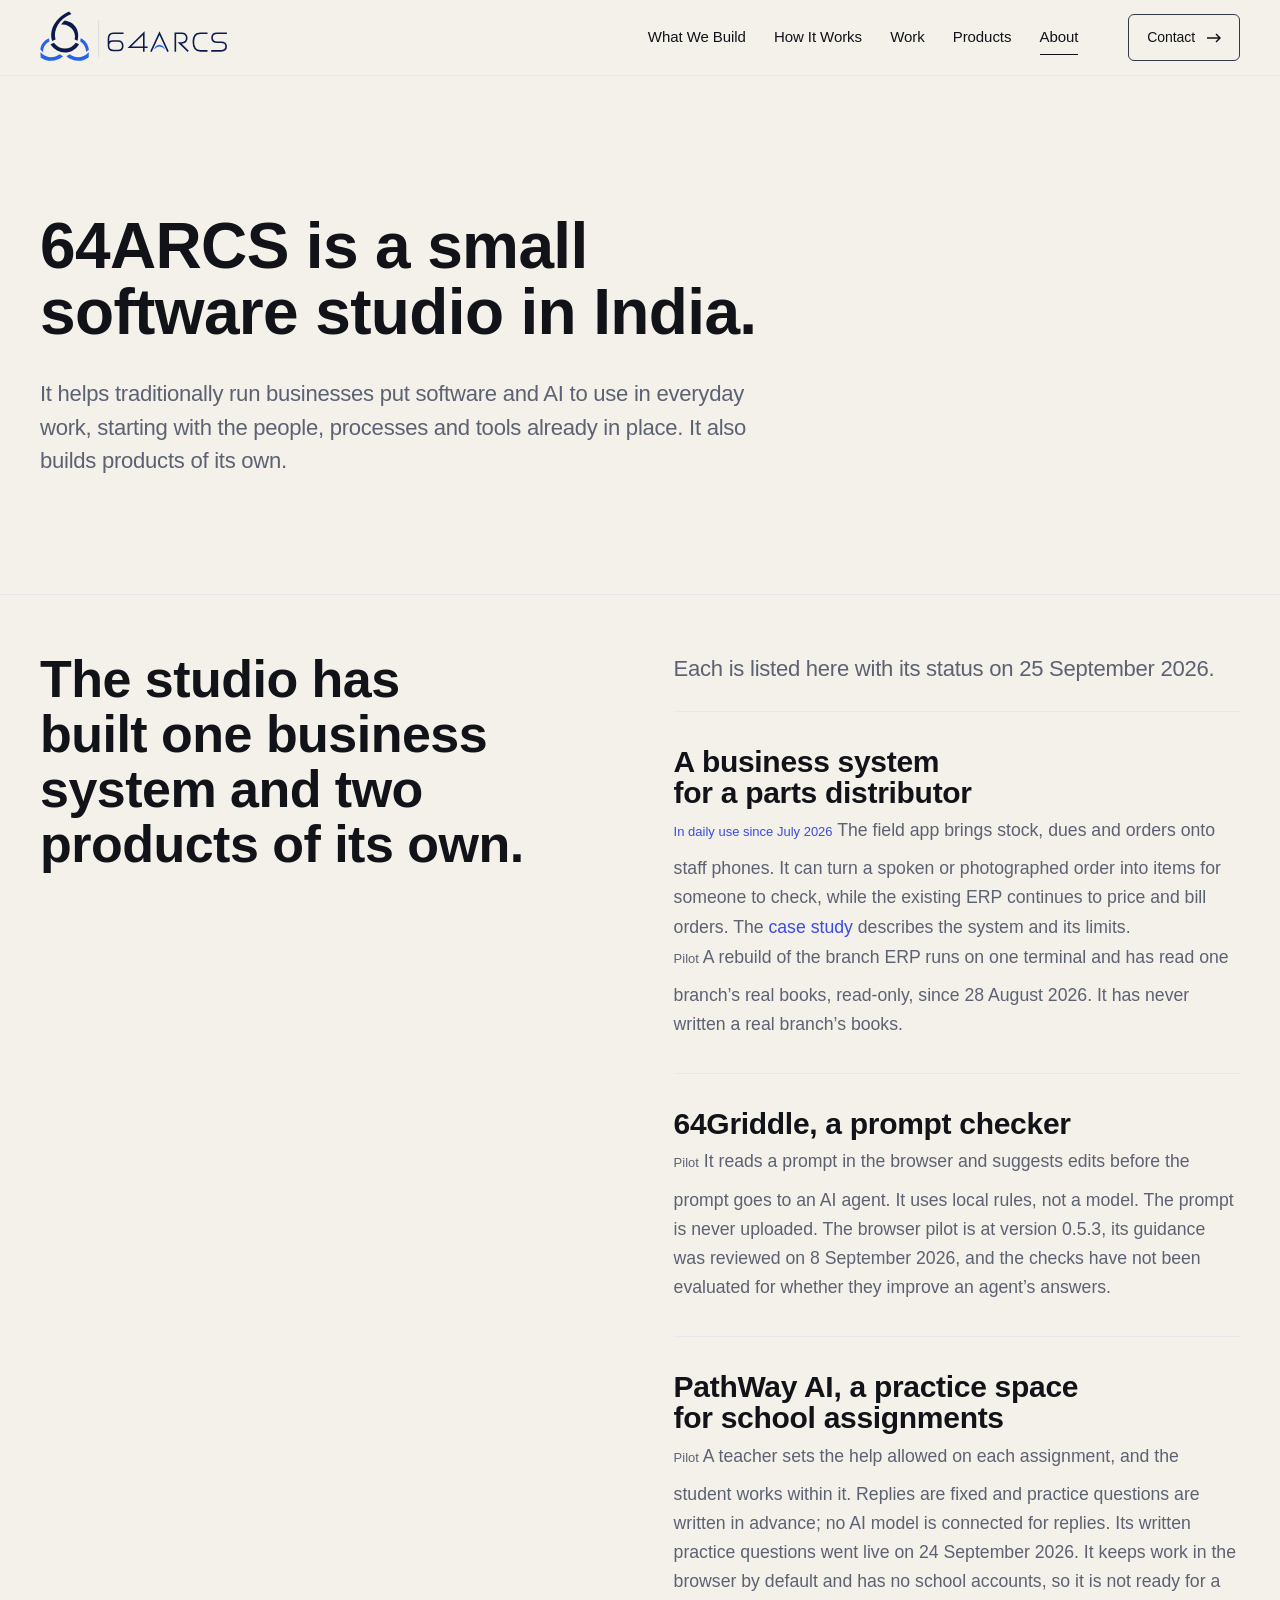
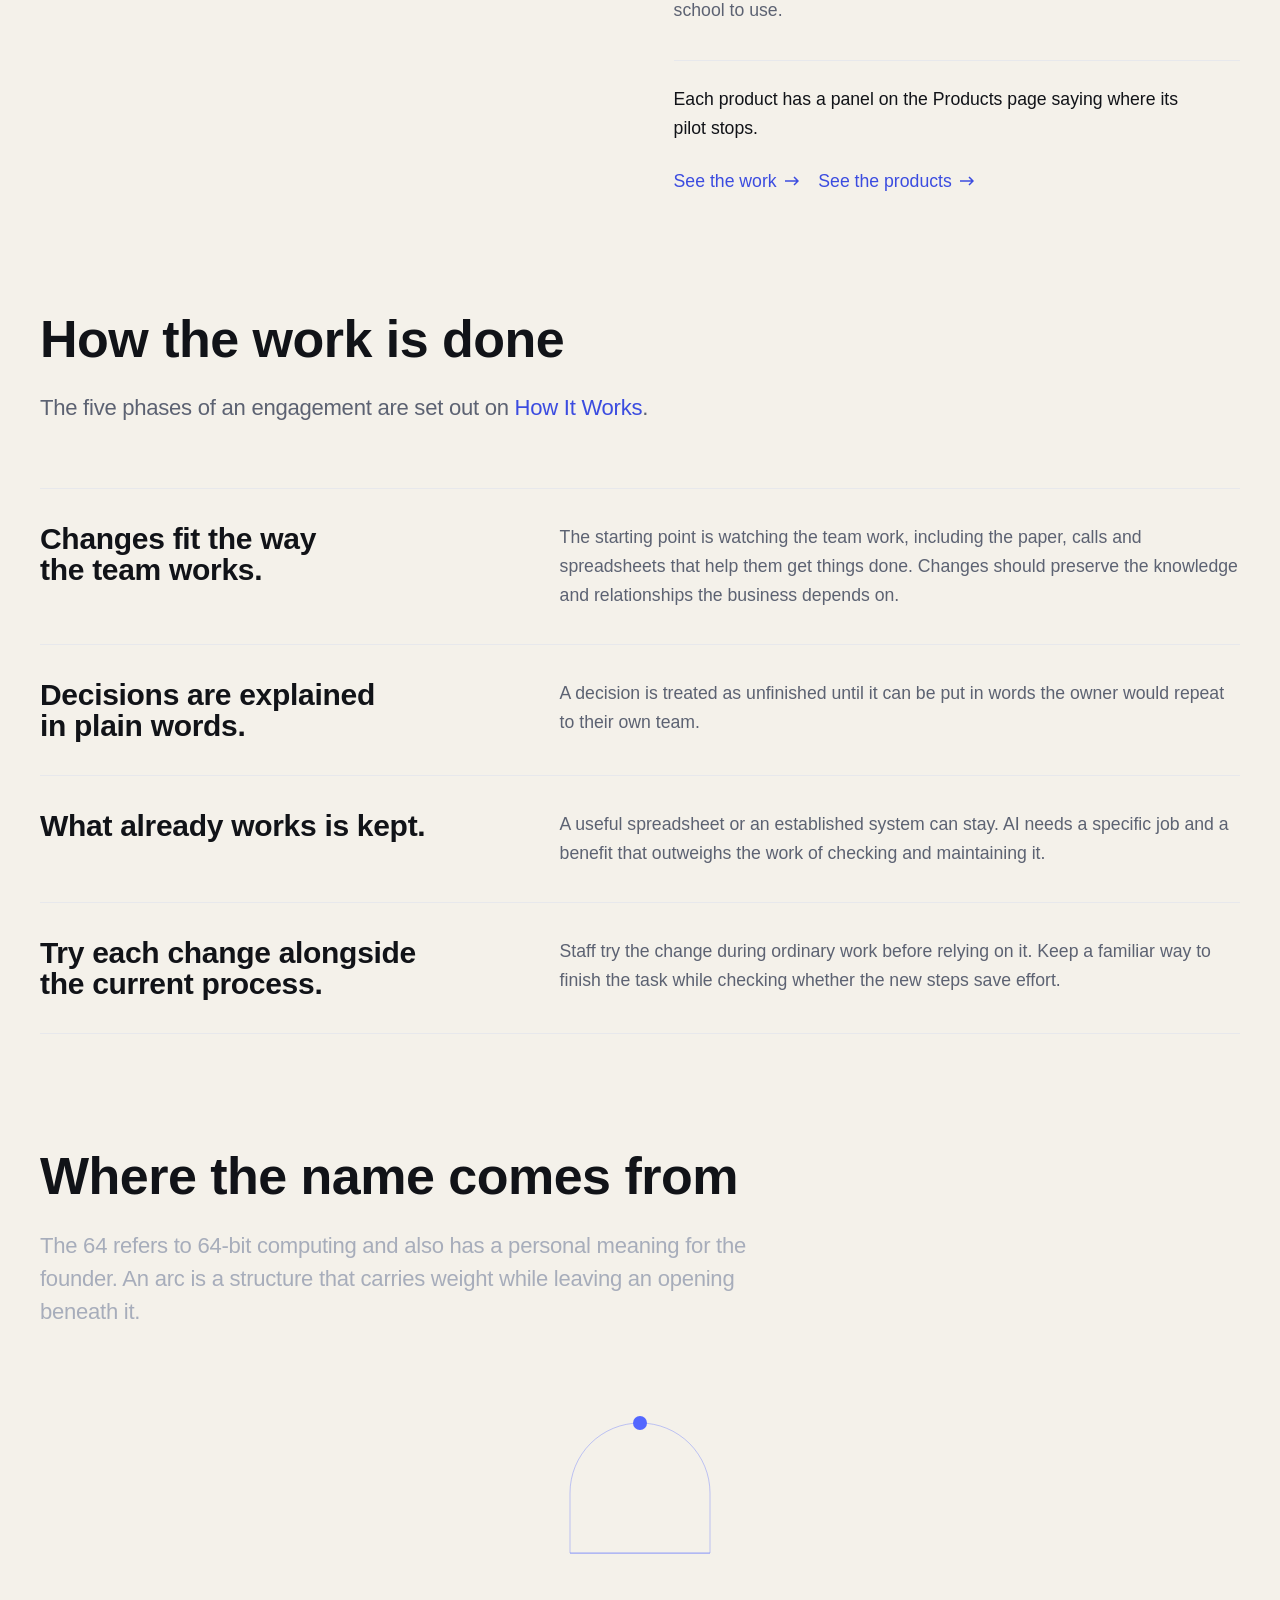
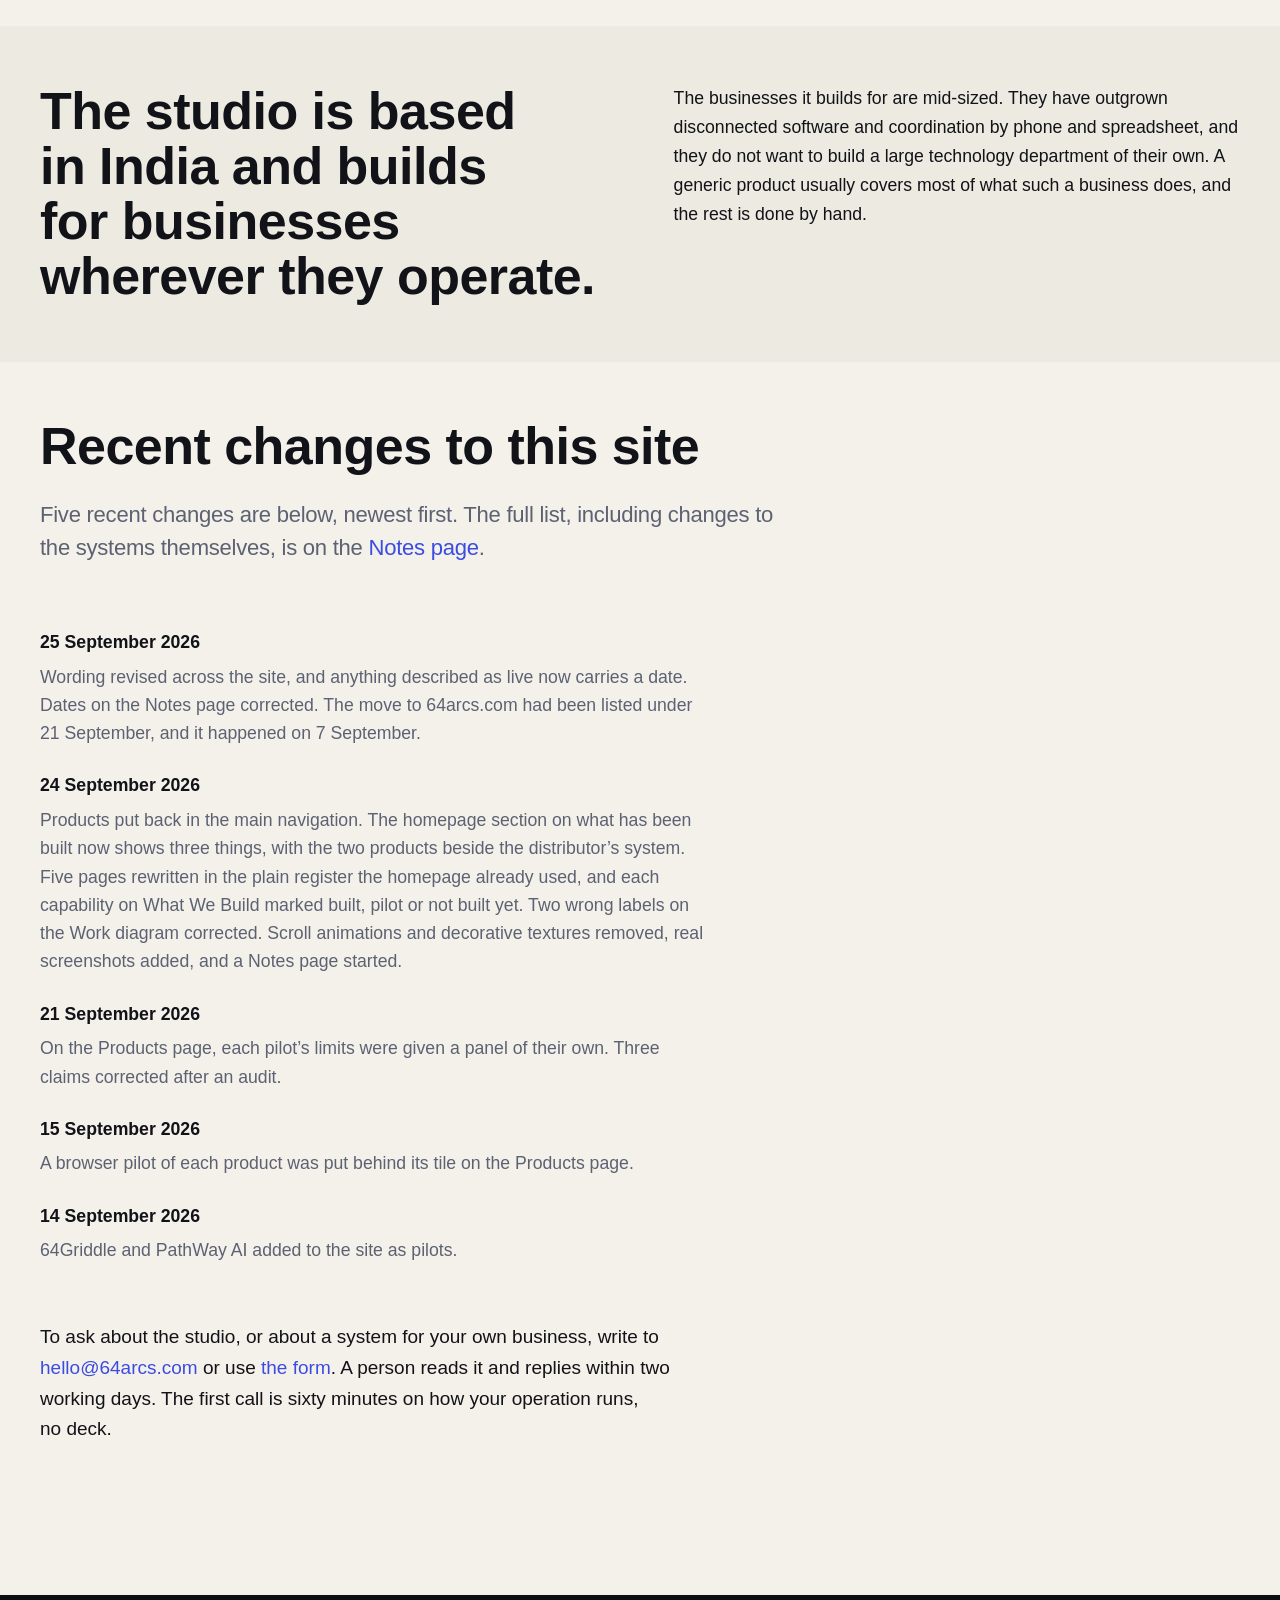
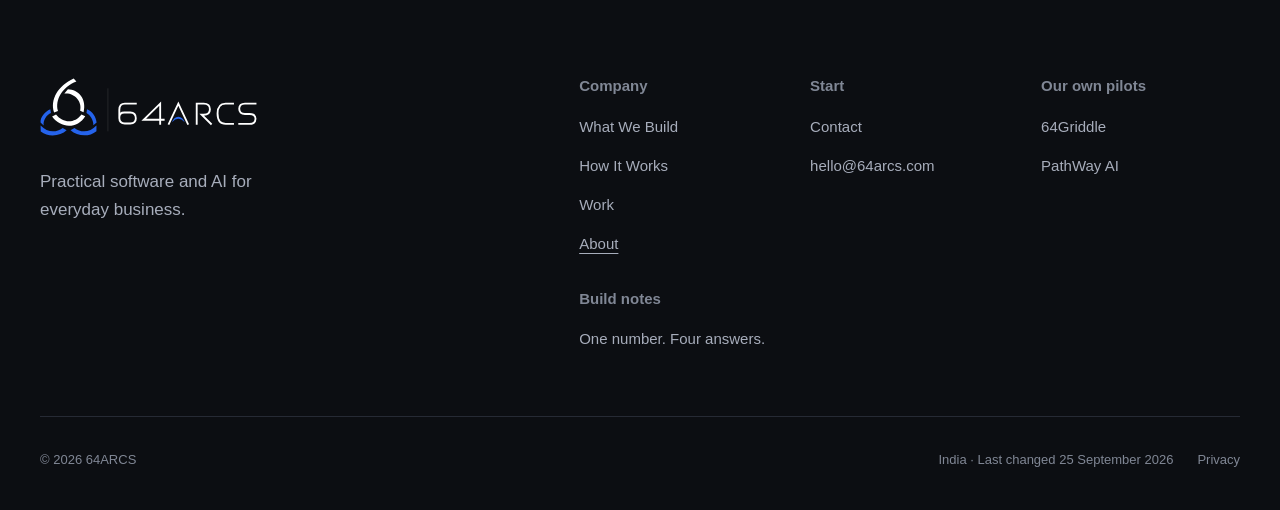
<file: about.html>
<!DOCTYPE html>
<html lang="en">
<head>
<meta charset="utf-8">
<meta name="viewport" content="width=device-width, initial-scale=1">
<title>About 64ARCS — a small software studio</title>
<meta name="description" content="64ARCS is a small software studio in India, building software and practical AI for traditionally run businesses, alongside products of its own.">
<link rel="canonical" href="https://64arcs.com/about.html">

<meta property="og:type" content="website">
<meta property="og:site_name" content="64ARCS">
<meta property="og:title" content="About 64ARCS — a small software studio">
<meta property="og:description" content="64ARCS is a small software studio in India, building software and practical AI for traditionally run businesses, alongside products of its own.">
<meta property="og:url" content="https://64arcs.com/about.html">
<meta property="og:image" content="https://64arcs.com/assets/img/og.png">
<meta property="og:image:width" content="1200">
<meta property="og:image:height" content="630">
<meta name="twitter:card" content="summary_large_image">
<meta name="theme-color" content="#F4F1EA">

<link rel="icon" href="favicon.ico" sizes="48x48">
<link rel="icon" href="assets/img/favicon.svg" type="image/svg+xml">
<link rel="apple-touch-icon" href="assets/img/apple-touch-icon.png">
<link rel="manifest" href="site.webmanifest">

<link rel="stylesheet" href="assets/css/site.css">
<noscript><style>[data-contact-form] button[type="submit"] { display: none; }</style></noscript>
</head>
<body>
<a class="skip-link" href="#main">Skip to content</a>

<header class="header">
  <div class="wrap">
    <a class="brand" href="index.html" aria-label="64ARCS — home">
      <span class="brand-lockup" aria-hidden="true">
        <img class="brand-logo brand-logo--light" src="assets/brand/logo-inverse.svg" width="405" height="112" alt="">
        <img class="brand-logo brand-logo--dark" src="assets/brand/logo.svg" width="405" height="112" alt="">
      </span>
    </a>

    <nav class="nav" aria-label="Primary">
      <a class="nav-link" href="what-we-build.html">What We Build</a>
      <a class="nav-link" href="how-it-works.html">How It Works</a>
      <a class="nav-link" href="work.html">Work</a>
      <a class="nav-link" href="products.html">Products</a>
      <a class="nav-link" href="about.html" aria-current="page">About</a>
    </nav>

    <a class="btn btn--on-dark header-cta" href="contact.html">
      Contact
      <svg class="arw" width="14" height="10" viewBox="0 0 14 10" fill="none" aria-hidden="true"><path d="M9 1l4 4-4 4M13 5H0" stroke="currentColor" stroke-width="1.5"/></svg>
    </a>

    <button class="burger" type="button" aria-label="Open menu" aria-expanded="false" aria-controls="mobile-nav">
      <span></span><span></span><span></span>
    </button>
  </div>
</header>

<div class="mobile-nav" id="mobile-nav" aria-hidden="true">
  <a class="m-link" href="what-we-build.html"><span class="n">01</span> What We Build</a>
  <a class="m-link" href="how-it-works.html"><span class="n">02</span> How It Works</a>
  <a class="m-link" href="work.html"><span class="n">03</span> Work</a>
  <a class="m-link" href="products.html"><span class="n">04</span> Products</a>
  <a class="m-link" href="about.html" aria-current="page"><span class="n">05</span> About</a>
  <div class="m-foot">
    <a class="btn btn--primary" href="contact.html">
      Contact
      <svg class="arw" width="14" height="10" viewBox="0 0 14 10" fill="none" aria-hidden="true"><path d="M9 1l4 4-4 4M13 5H0" stroke="currentColor" stroke-width="1.5"/></svg>
    </a>
  </div>
</div>

<main id="main">

  <!-- ================================ HERO ================================ -->
  <section class="page-hero">
    <div class="wrap">
      <h1 class="t-h1 measure-l">64ARCS is a small software studio in India.</h1>
      <p class="lead measure">
        It helps traditionally run businesses put software and AI to use in everyday work,
        starting with the people, processes and tools already in place. It also builds products of its own.
      </p>
    </div>
  </section>

  <!-- ============================ WHAT IT HAS BUILT ======================= -->
  <section class="section section--lg s-ivory">
    <div class="wrap">
      <div class="split">
        <div>
          <h2 class="t-h2">The studio has built one business system and two products of its own.</h2>
        </div>

        <div class="stack" style="--stack:1.5rem">
          <p class="lead">Each is listed here with its status on 25 September 2026.</p>

          <div class="rows">
            <div>
              <h3>A business system for a parts distributor</h3>
              <div class="stack" style="--stack:.75rem">
                <p><span class="label label--bare label--signal">In daily use since July 2026</span>
                   The field app brings stock, dues and orders onto staff phones. It can turn a spoken
                   or photographed order into items for someone to check, while the existing ERP
                   continues to price and bill orders. The <a class="link" href="work.html#pss">case study</a> describes the system and its limits.</p>
                <p><span class="label label--bare">Pilot</span>
                   A rebuild of the branch ERP runs on one terminal and has read one branch&rsquo;s
                   real books, read-only, since 28 August 2026. It has never written a real
                   branch&rsquo;s books.</p>
              </div>
            </div>
            <div>
              <h3>64Griddle, a prompt checker</h3>
              <p><span class="label label--bare">Pilot</span>
                 It reads a prompt in the browser and suggests edits before the prompt goes to an AI
                 agent. It uses local rules, not a model. The prompt is never uploaded. The browser
                 pilot is at version 0.5.3, its guidance was reviewed on 8 September 2026, and the
                 checks have not been evaluated for whether they improve an agent&rsquo;s answers.</p>
            </div>
            <div>
              <h3>PathWay AI, a practice space for school assignments</h3>
              <p><span class="label label--bare">Pilot</span>
                 A teacher sets the help allowed on each assignment, and the student works within it.
                 Replies are fixed and practice questions are written in advance; no AI model is
                 connected for replies. Its written practice questions went live on 24 September 2026. It keeps work in the browser by default and has no school accounts, so it is not ready for a school to use.</p>
            </div>
          </div>

          <p>Each product has a panel on the Products page saying where its pilot stops.</p>
          <p>
            <a class="link" href="work.html">See the work
              <svg class="arw" width="14" height="10" viewBox="0 0 14 10" fill="none" aria-hidden="true"><path d="M9 1l4 4-4 4M13 5H0" stroke="currentColor" stroke-width="1.5"/></svg>
            </a>
            &nbsp;&nbsp;
            <a class="link" href="products.html">See the products
              <svg class="arw" width="14" height="10" viewBox="0 0 14 10" fill="none" aria-hidden="true"><path d="M9 1l4 4-4 4M13 5H0" stroke="currentColor" stroke-width="1.5"/></svg>
            </a>
          </p>
        </div>
      </div>
    </div>
  </section>

  <!-- ========================= HOW THE WORK IS DONE ======================= -->
  <section class="section section--lg s-ivory">
    <div class="wrap">
      <div class="section-head">
        <h2 class="t-h2">How the work is done</h2>
        <p class="lead measure">
          The five phases of an engagement are set out on
          <a class="link" href="how-it-works.html">How It Works</a>.
        </p>
      </div>

      <div class="rows">
        <div>
          <h3>Changes fit the way the team works.</h3>
          <p>The starting point is watching the team work, including the paper, calls and spreadsheets
             that help them get things done. Changes should preserve the knowledge and relationships
             the business depends on.</p>
        </div>
        <div>
          <h3>Decisions are explained in plain words.</h3>
          <p>A decision is treated as unfinished until it can be put in words the owner would repeat
             to their own team.</p>
        </div>
        <div>
          <h3>What already works is kept.</h3>
          <p>A useful spreadsheet or an established system can stay. AI needs a specific job and
             a benefit that outweighs the work of checking and maintaining it.</p>
        </div>
        <div>
          <h3>Try each change alongside the current process.</h3>
          <p>Staff try the change during ordinary work before relying on it. Keep a familiar way to
             finish the task while checking whether the new steps save effort.</p>
        </div>
      </div>
    </div>
  </section>

  <!-- ============================== THE NAME ============================== -->
  <section class="section section--lg s-carbon">
    <div class="wrap">
      <div class="section-head">
        <h2 class="t-h2">Where the name comes from</h2>
        <p class="lead measure">
          The 64 refers to 64-bit computing and also has a personal meaning for the founder. An arc
          is a structure that carries weight while leaving an opening beneath it.
        </p>
      </div>

      <div  style="display:flex;justify-content:center;margin:clamp(3rem,2rem + 3vw,5rem) 0 0">
        <svg width="180" height="170" viewBox="0 0 180 170" fill="none" aria-hidden="true">
          <path class="d-arc" d="M20 155V95a70 70 0 0 1 140 0v60" stroke="#5367FF" stroke-width="1.5" opacity=".5"/>
          <path class="d-link" d="M20 155h140"/>
          <circle  cx="90" cy="25" r="7" fill="#5367FF"/>
          <path  style="--flow-dur:3.2s" d="M20 155V95a70 70 0 0 1 140 0v60"/>
        </svg>
      </div>
    </div>
  </section>

  <!-- =============================== WHERE ================================ -->
  <section class="section section--lg s-sunken">
    <div class="wrap">
      <div class="split">
        <div>
          <h2 class="t-h2">The studio is based in India and builds for businesses wherever they operate.</h2>
        </div>
        <div class="stack" style="--stack:1.25rem">
          <p>
            The businesses it builds for are mid-sized. They have outgrown disconnected software and
            coordination by phone and spreadsheet, and they do not want to build a large technology
            department of their own. A generic product usually covers most of what such a business
            does, and the rest is done by hand.
          </p>
        </div>
      </div>
    </div>
  </section>

  <!-- =========================== RECENT CHANGES =========================== -->
  <section class="section section--lg s-ivory">
    <div class="wrap">
      <div class="section-head">
        <h2 class="t-h2">Recent changes to this site</h2>
        <p class="lead measure">
          Five recent changes are below, newest first. The full list, including changes to the
          systems themselves, is on the <a class="link" href="notes.html">Notes page</a>.
        </p>
      </div>
      <dl class="notes">
        <dt>25 September 2026</dt>
        <dd>Wording revised across the site, and anything described as live now carries a date. Dates on the Notes page corrected. The move to 64arcs.com had been listed under 21 September, and it happened on 7 September.</dd>
        <dt>24 September 2026</dt>
        <dd>Products put back in the main navigation. The homepage section on what has been built now
            shows three things, with the two products beside the distributor&rsquo;s system. Five pages rewritten in the plain register the homepage already used, and each capability on What We Build marked built, pilot or not built yet. Two wrong labels on the Work diagram corrected. Scroll animations and decorative textures removed, real screenshots added, and a Notes page started.</dd>
        <dt>21 September 2026</dt>
        <dd>On the Products page, each pilot&rsquo;s limits were given a panel of their own. Three claims corrected after an audit.</dd>
        <dt>15 September 2026</dt>
        <dd>A browser pilot of each product was put behind its tile on the Products page.</dd>
        <dt>14 September 2026</dt>
        <dd>64Griddle and PathWay AI added to the site as pilots.</dd>
      </dl>
    </div>
  </section>

  <!-- =============================== CLOSER =============================== -->
<section class="section closer-wrap"><div class="wrap"><p class="closer">To ask about the studio, or about a system for your own business, write to <a class="link" data-mail="text" href="mailto:hello@64arcs.com">hello@64arcs.com</a> or use <a class="link" href="contact.html">the form</a>. A person reads it and replies within two working days. The first call is sixty minutes on how your operation runs, no deck.</p></div></section>
</main>

<footer class="footer">
  <div class="wrap">
    <div class="footer-top">
      <div>
        <a class="brand" href="index.html" aria-label="64ARCS — home">
          <span class="brand-lockup" aria-hidden="true">
        <img class="brand-logo brand-logo--light" src="assets/brand/logo-inverse.svg" width="405" height="112" alt="">
        <img class="brand-logo brand-logo--dark" src="assets/brand/logo.svg" width="405" height="112" alt="">
      </span>
        </a>
        <p class="footer-tag">Practical software and AI for everyday business.</p>
      </div>

      <nav class="footer-nav" aria-label="Footer">
        <div>
          <h4>Company</h4>
          <ul>
            <li><a href="what-we-build.html">What We Build</a></li>
            <li><a href="how-it-works.html">How It Works</a></li>
            <li><a href="work.html">Work</a></li>
            <li><a href="about.html" aria-current="page">About</a></li>
          </ul>
        </div>
        <div>
          <h4>Start</h4>
          <ul>
            <li><a href="contact.html">Contact</a></li>
            <li><a data-mail="text" href="mailto:hello@64arcs.com">hello@64arcs.com</a></li>
          </ul>
        </div>
        <div>
          <h4>Our own pilots</h4>
          <ul>
            <li><a href="products.html#griddle">64Griddle</a></li>
            <li><a href="products.html#pathway">PathWay AI</a></li>
          </ul>
        </div>
        <div>
          <h4>Build notes</h4>
          <ul>
            <li><a href="one-number-four-answers.html">One number. Four answers.</a></li>
          </ul>
        </div>
      </nav>
    </div>

    <div class="footer-bottom">
      <span>&copy; <span data-year>2026</span> 64ARCS</span>
      <div class="set">
        <span>India &middot; <a href="notes.html">Last changed 25 September 2026</a></span>
        <a href="privacy.html">Privacy</a>
      </div>
    </div>
  </div>
</footer>

<script src="assets/js/site.js"></script>
</body>
</html>
</file>
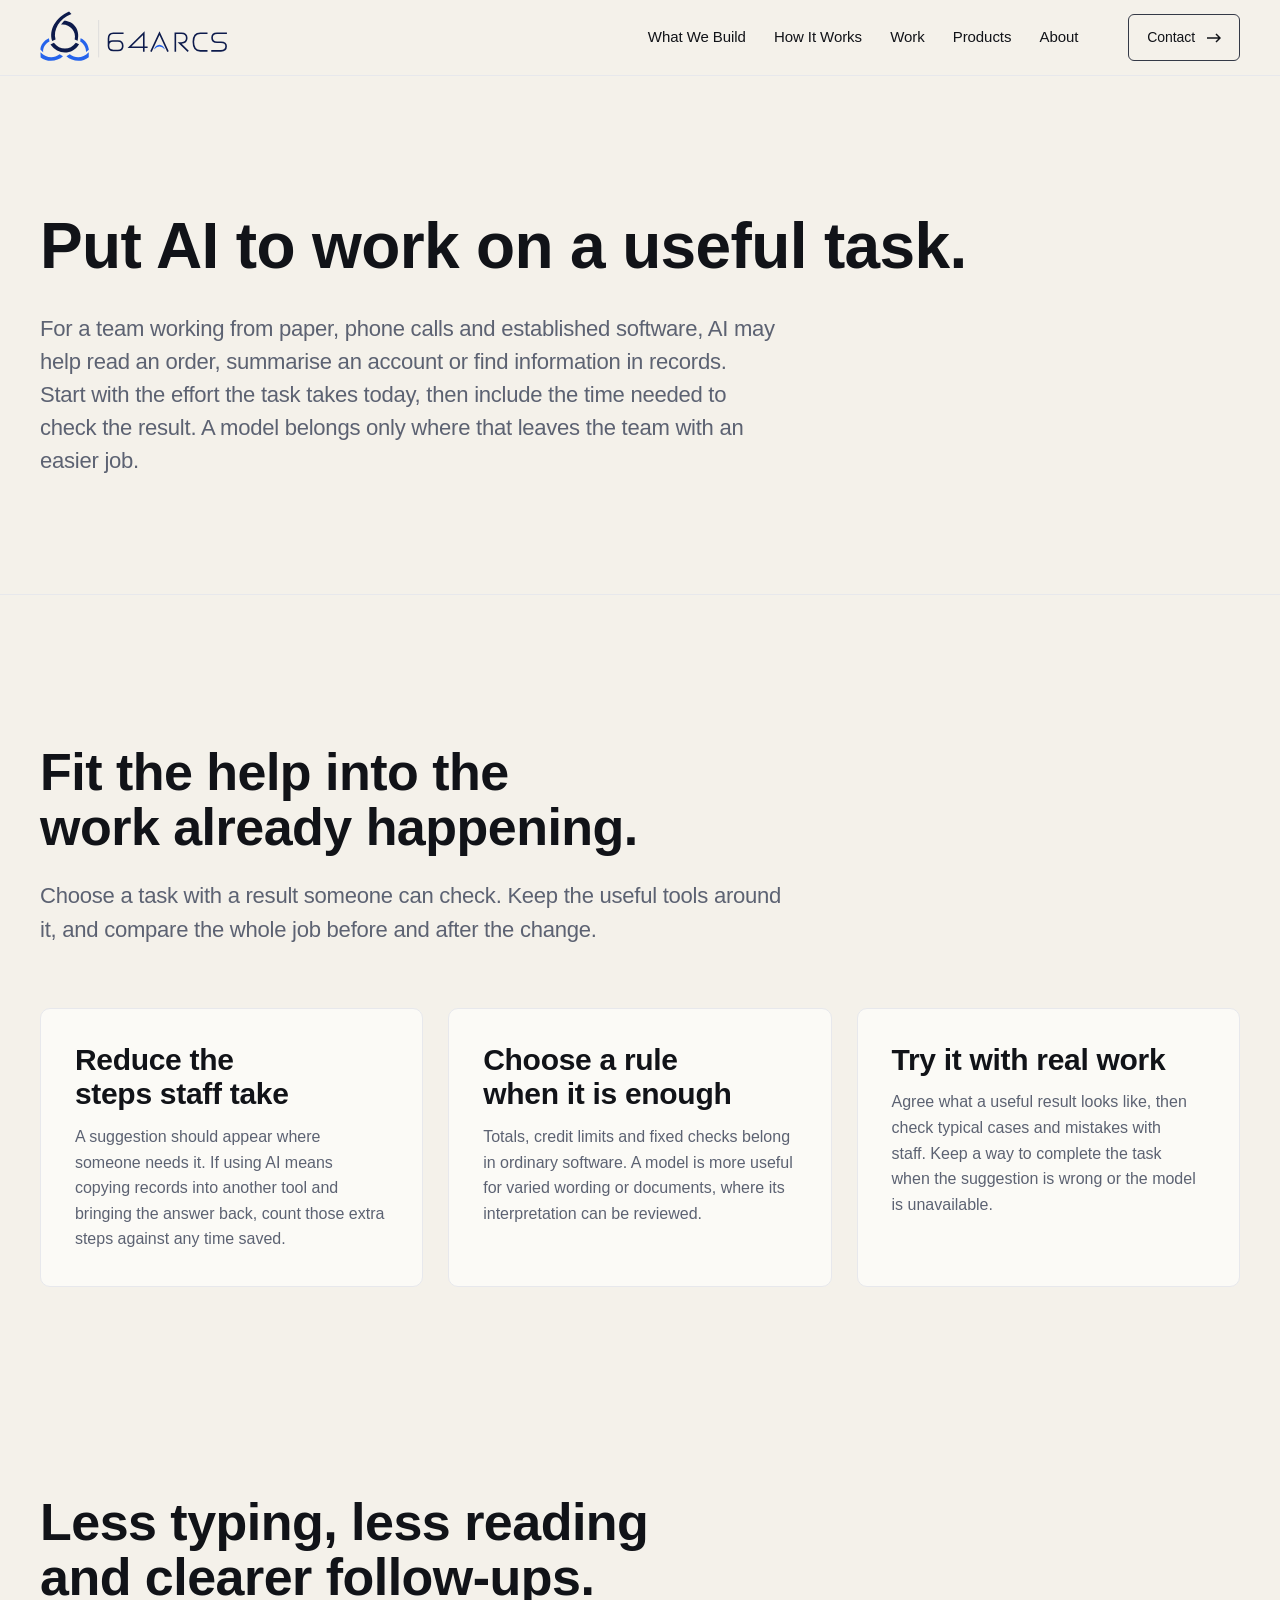
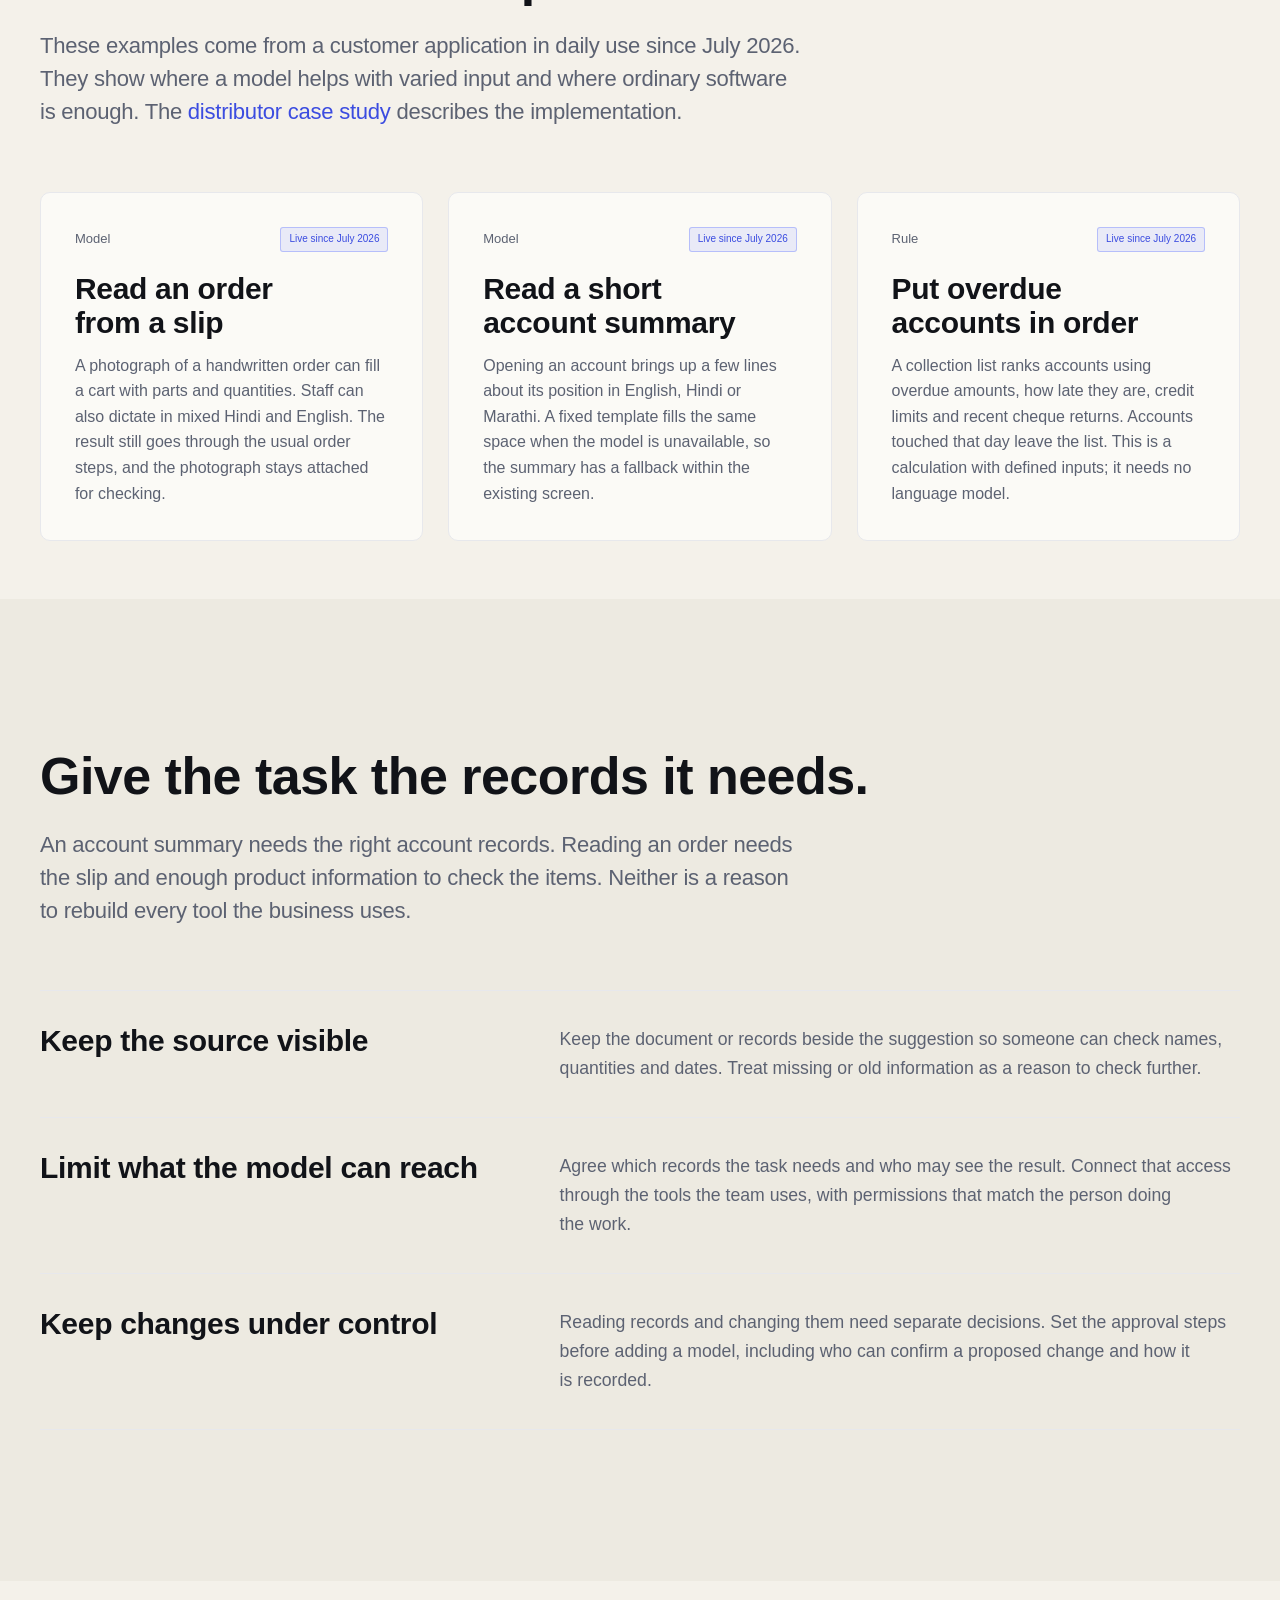
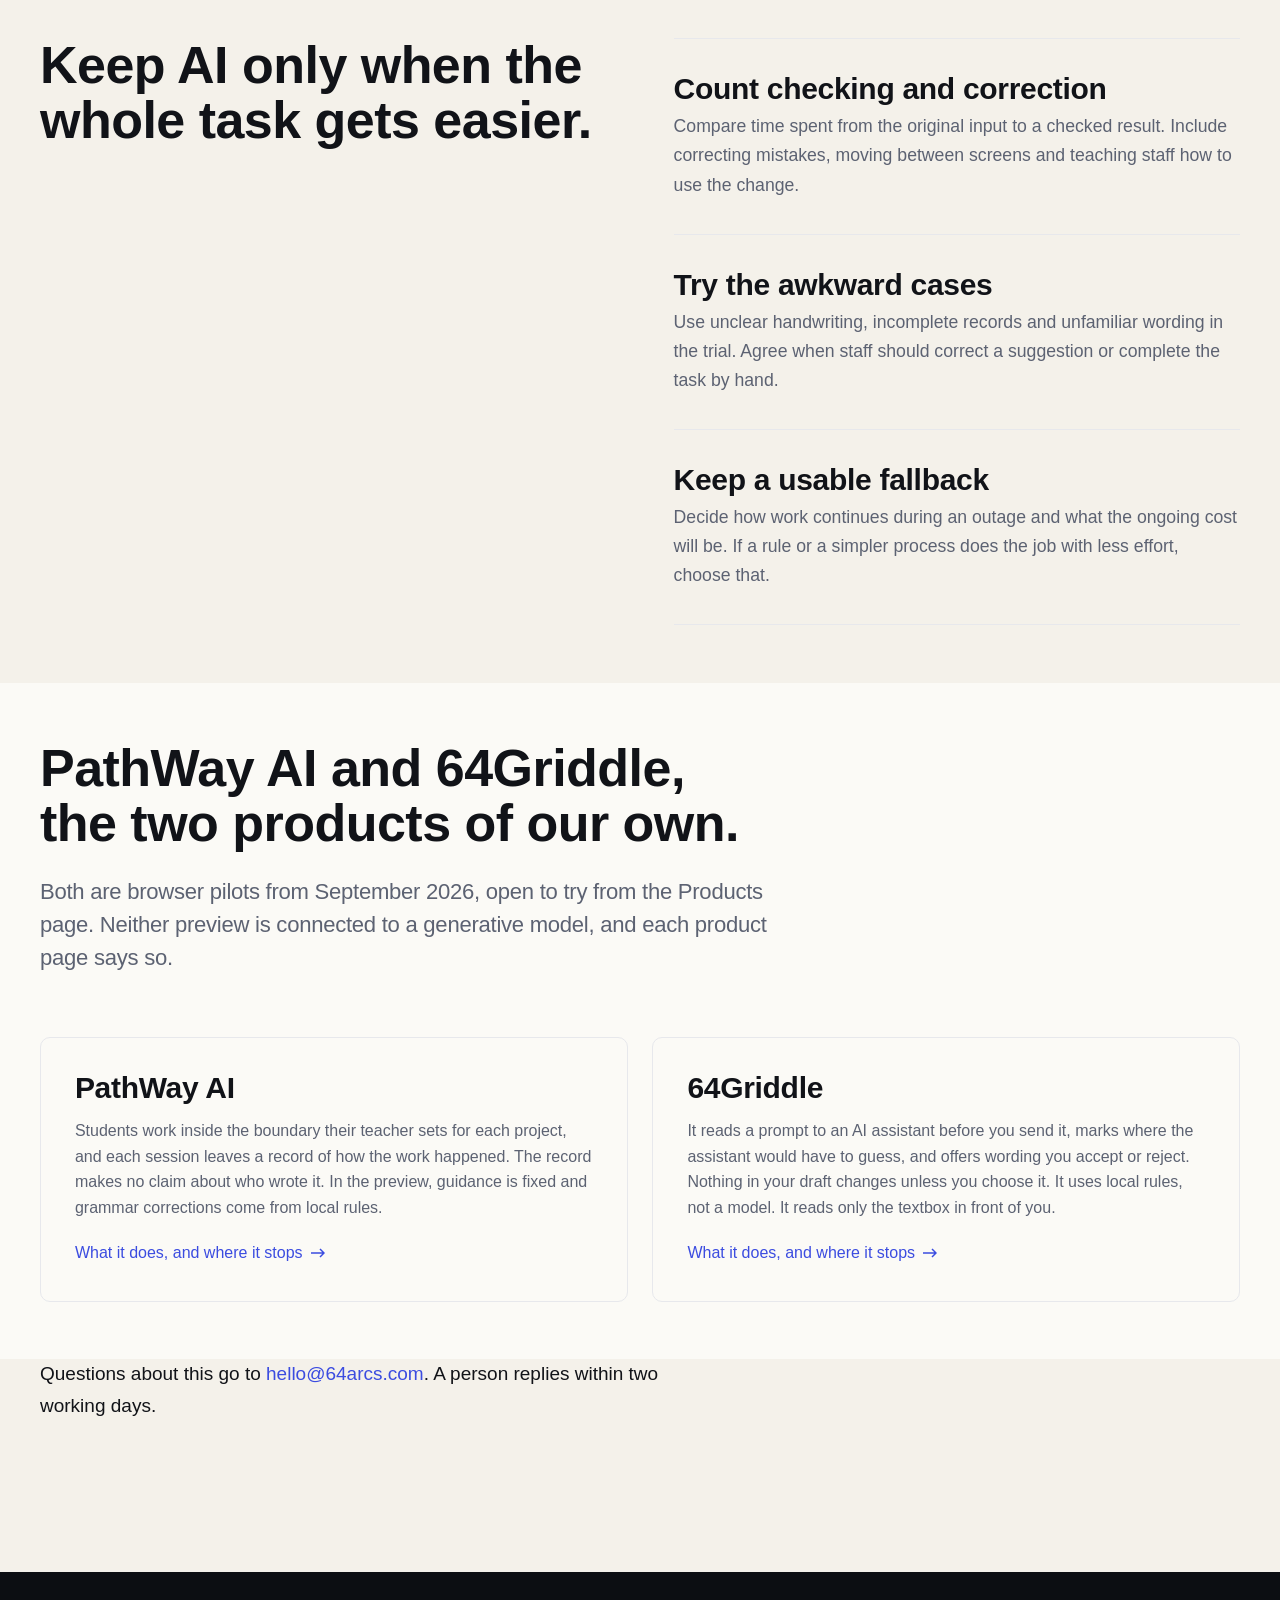
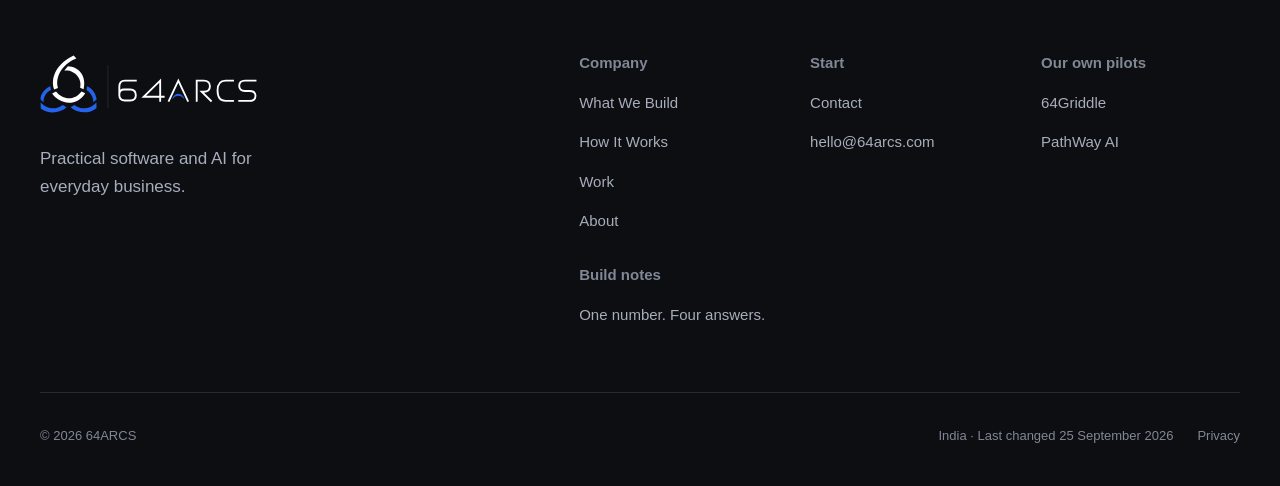
<file: ai-intelligence.html>
<!DOCTYPE html>
<html lang="en">
<head>
<meta charset="utf-8">
<meta name="viewport" content="width=device-width, initial-scale=1">
<title>Where AI fits — 64ARCS</title>
<meta name="description" content="Practical uses of AI in established businesses: reading orders, summarising records and helping people find information, with ordinary rules and fallbacks where they fit.">
<link rel="canonical" href="https://64arcs.com/ai-intelligence.html">

<meta property="og:type" content="website">
<meta property="og:site_name" content="64ARCS">
<meta property="og:title" content="Where AI fits — 64ARCS">
<meta property="og:description" content="Practical uses of AI in established businesses: reading orders, summarising records and helping people find information, with ordinary rules and fallbacks where they fit.">
<meta property="og:url" content="https://64arcs.com/ai-intelligence.html">
<meta property="og:image" content="https://64arcs.com/assets/img/og.png">
<meta property="og:image:width" content="1200">
<meta property="og:image:height" content="630">
<meta name="twitter:card" content="summary_large_image">
<meta name="theme-color" content="#F4F1EA">

<link rel="icon" href="favicon.ico" sizes="48x48">
<link rel="icon" href="assets/img/favicon.svg" type="image/svg+xml">
<link rel="apple-touch-icon" href="assets/img/apple-touch-icon.png">
<link rel="manifest" href="site.webmanifest">

<link rel="stylesheet" href="assets/css/site.css">
<noscript><style>[data-contact-form] button[type="submit"] { display: none; }</style></noscript>
</head>
<body>
<a class="skip-link" href="#main">Skip to content</a>

<header class="header">
  <div class="wrap">
    <a class="brand" href="index.html" aria-label="64ARCS — home">
      <span class="brand-lockup" aria-hidden="true">
        <img class="brand-logo brand-logo--light" src="assets/brand/logo-inverse.svg" width="405" height="112" alt="">
        <img class="brand-logo brand-logo--dark" src="assets/brand/logo.svg" width="405" height="112" alt="">
      </span>
    </a>

    <nav class="nav" aria-label="Primary">
      <a class="nav-link" href="what-we-build.html">What We Build</a>
      <a class="nav-link" href="how-it-works.html">How It Works</a>
      <a class="nav-link" href="work.html">Work</a>
      <a class="nav-link" href="products.html">Products</a>
      <a class="nav-link" href="about.html">About</a>
    </nav>

    <a class="btn btn--on-dark header-cta" href="contact.html">
      Contact
      <svg class="arw" width="14" height="10" viewBox="0 0 14 10" fill="none" aria-hidden="true"><path d="M9 1l4 4-4 4M13 5H0" stroke="currentColor" stroke-width="1.5"/></svg>
    </a>

    <button class="burger" type="button" aria-label="Open menu" aria-expanded="false" aria-controls="mobile-nav">
      <span></span><span></span><span></span>
    </button>
  </div>
</header>

<div class="mobile-nav" id="mobile-nav" aria-hidden="true">
  <a class="m-link" href="what-we-build.html"><span class="n">01</span> What We Build</a>
  <a class="m-link" href="how-it-works.html"><span class="n">02</span> How It Works</a>
  <a class="m-link" href="work.html"><span class="n">03</span> Work</a>
  <a class="m-link" href="products.html"><span class="n">04</span> Products</a>
  <a class="m-link" href="about.html"><span class="n">05</span> About</a>
  <div class="m-foot">
    <a class="btn btn--primary" href="contact.html">
      Contact
      <svg class="arw" width="14" height="10" viewBox="0 0 14 10" fill="none" aria-hidden="true"><path d="M9 1l4 4-4 4M13 5H0" stroke="currentColor" stroke-width="1.5"/></svg>
    </a>
  </div>
</div>

<main id="main">

  <!-- ================================ HERO ================================ -->
  <section class="page-hero">
    <div class="wrap">
      <h1 class="t-h1 measure-l">Put AI to work on a useful task.</h1>
      <p class="lead">
        For a team working from paper, phone calls and established software, AI may help read
        an order, summarise an account or find information in records. Start with the effort
        the task takes today, then include the time needed to check the result. A model belongs
        only where that leaves the team with an easier job.
      </p>
    </div>
  </section>

  <section class="section s-ivory">
    <div class="wrap">
      <div class="section-head">
        <h2 class="t-h2">Fit the help into the work already happening.</h2>
        <p class="lead measure">Choose a task with a result someone can check. Keep the useful tools
          around it, and compare the whole job before and after the change.</p>
      </div>
      <div class="cards cards--3">
        <article class="card">
          <h3 class="t-h3">Reduce the steps staff take</h3>
          <p>A suggestion should appear where someone needs it. If using AI means copying records
            into another tool and bringing the answer back, count those extra steps against any time saved.</p>
        </article>
        <article class="card">
          <h3 class="t-h3">Choose a rule when it is enough</h3>
          <p>Totals, credit limits and fixed checks belong in ordinary software. A model is more
            useful for varied wording or documents, where its interpretation can be reviewed.</p>
        </article>
        <article class="card">
          <h3 class="t-h3">Try it with real work</h3>
          <p>Agree what a useful result looks like, then check typical cases and mistakes with staff.
            Keep a way to complete the task when the suggestion is wrong or the model is unavailable.</p>
        </article>
      </div>
    </div>
  </section>

  <!-- ========================== EVERYDAY TASKS ============================ -->
  <section class="section section--lg s-ivory">
    <div class="wrap">
      <div class="section-head">
        <h2 class="t-h2">Less typing, less reading and clearer follow-ups.</h2>
        <p class="lead measure">
          These examples come from a customer application in daily use since July 2026.
          They show where a model helps with varied input and where ordinary software is enough.
          The <a class="link" href="work.html#pss">distributor case study</a> describes the implementation.
        </p>
      </div>
      <div class="cards cards--3">
        <article class="card">
          <div class="built-head">
            <span class="label label--bare">Model</span>
            <span class="eco-tag">Live since July 2026</span>
          </div>
          <h3 class="t-h3">Read an order from a slip</h3>
          <p>A photograph of a handwritten order can fill a cart with parts and quantities.
            Staff can also dictate in mixed Hindi and English. The result still goes through
            the usual order steps, and the photograph stays attached for checking.</p>
        </article>
        <article class="card">
          <div class="built-head">
            <span class="label label--bare">Model</span>
            <span class="eco-tag">Live since July 2026</span>
          </div>
          <h3 class="t-h3">Read a short account summary</h3>
          <p>Opening an account brings up a few lines about its position in English, Hindi or
            Marathi. A fixed template fills the same space when the model is unavailable,
            so the summary has a fallback within the existing screen.</p>
        </article>
        <article class="card">
          <div class="built-head">
            <span class="label label--bare">Rule</span>
            <span class="eco-tag">Live since July 2026</span>
          </div>
          <h3 class="t-h3">Put overdue accounts in order</h3>
          <p>A collection list ranks accounts using overdue amounts, how late they are,
            credit limits and recent cheque returns. Accounts touched that day leave the list.
            This is a calculation with defined inputs; it needs no language model.</p>
        </article>
      </div>
    </div>
  </section>

  <!-- ========================== RECORDS AND ACCESS ======================== -->
  <section class="section s-sunken">
    <div class="wrap">
      <div class="section-head">
        <h2 class="t-h2">Give the task the records it needs.</h2>
        <p class="lead measure">An account summary needs the right account records. Reading an
          order needs the slip and enough product information to check the items. Neither is a
          reason to rebuild every tool the business uses.</p>
      </div>
      <div class="rows">
        <div>
          <h3>Keep the source visible</h3>
          <p>Keep the document or records beside the suggestion so someone can check names,
            quantities and dates. Treat missing or old information as a reason to check further.</p>
        </div>
        <div>
          <h3>Limit what the model can reach</h3>
          <p>Agree which records the task needs and who may see the result. Connect that access
            through the tools the team uses, with permissions that match the person doing the work.</p>
        </div>
        <div>
          <h3>Keep changes under control</h3>
          <p>Reading records and changing them need separate decisions. Set the approval steps
            before adding a model, including who can confirm a proposed change and how it is recorded.</p>
        </div>
      </div>
    </div>
  </section>

  <!-- ========================== TEST THE WHOLE TASK ======================= -->
  <section class="section section--lg s-ivory">
    <div class="wrap">
      <div class="split">
        <div>
          <h2 class="t-h2">Keep AI only when the whole task gets easier.</h2>
        </div>
        <div class="rows">
          <div>
            <h3>Count checking and correction</h3>
            <p>Compare time spent from the original input to a checked result. Include correcting
              mistakes, moving between screens and teaching staff how to use the change.</p>
          </div>
          <div>
            <h3>Try the awkward cases</h3>
            <p>Use unclear handwriting, incomplete records and unfamiliar wording in the trial.
              Agree when staff should correct a suggestion or complete the task by hand.</p>
          </div>
          <div>
            <h3>Keep a usable fallback</h3>
            <p>Decide how work continues during an outage and what the ongoing cost will be.
              If a rule or a simpler process does the job with less effort, choose that.</p>
          </div>
        </div>
      </div>
    </div>
  </section>

  <!-- =========================== OUR OWN PILOTS =========================== -->
  <section class="section section--lg s-raised">
    <div class="wrap">
      <div class="section-head">
        <h2 class="t-h2">PathWay AI and 64Griddle, the two products of our own.</h2>
        <p class="lead measure">
          Both are browser pilots from September 2026, open to try from the Products page. Neither preview is
          connected to a generative model, and each product page says so.
        </p>
      </div>

      <div class="cards cards--2">
        <div class="card">
          <h3 class="t-h3">PathWay AI</h3>
          <p>Students work inside the boundary their teacher sets for each project, and each
             session leaves a record of how the work happened. The record makes no claim about who
             wrote it. In the preview, guidance is fixed and grammar corrections come from local
             rules.</p>
          <p style="margin-top:1.25rem"><a class="link" href="products.html#pathway">What it does, and where it stops
            <svg class="arw" width="14" height="10" viewBox="0 0 14 10" fill="none" aria-hidden="true"><path d="M9 1l4 4-4 4M13 5H0" stroke="currentColor" stroke-width="1.5"/></svg>
          </a></p>
        </div>
        <div class="card">
          <h3 class="t-h3">64Griddle</h3>
          <p>It reads a prompt to an AI assistant before you send it, marks where the assistant
             would have to guess, and offers wording you accept or reject. Nothing in your draft
             changes unless you choose it. It uses local rules, not a model. It reads only the
             textbox in front of you.</p>
          <p style="margin-top:1.25rem"><a class="link" href="products.html#griddle">What it does, and where it stops
            <svg class="arw" width="14" height="10" viewBox="0 0 14 10" fill="none" aria-hidden="true"><path d="M9 1l4 4-4 4M13 5H0" stroke="currentColor" stroke-width="1.5"/></svg>
          </a></p>
        </div>
      </div>
    </div>
  </section>

  <!-- =============================== CTA ================================= -->
<section class="section closer-wrap"><div class="wrap"><p class="closer">Questions about this go to <a class="link" data-mail="text" href="mailto:hello@64arcs.com">hello@64arcs.com</a>. A person replies within two working days.</p></div></section>
</main>

<footer class="footer">
  <div class="wrap">
    <div class="footer-top">
      <div>
        <a class="brand" href="index.html" aria-label="64ARCS — home">
          <span class="brand-lockup" aria-hidden="true">
        <img class="brand-logo brand-logo--light" src="assets/brand/logo-inverse.svg" width="405" height="112" alt="">
        <img class="brand-logo brand-logo--dark" src="assets/brand/logo.svg" width="405" height="112" alt="">
      </span>
        </a>
        <p class="footer-tag">Practical software and AI for everyday business.</p>
      </div>

      <nav class="footer-nav" aria-label="Footer">
        <div>
          <h4>Company</h4>
          <ul>
            <li><a href="what-we-build.html">What We Build</a></li>
            <li><a href="how-it-works.html">How It Works</a></li>
            <li><a href="work.html">Work</a></li>
            <li><a href="about.html">About</a></li>
          </ul>
        </div>
        <div>
          <h4>Start</h4>
          <ul>
            <li><a href="contact.html">Contact</a></li>
            <li><a data-mail="text" href="mailto:hello@64arcs.com">hello@64arcs.com</a></li>
          </ul>
        </div>
        <div>
          <h4>Our own pilots</h4>
          <ul>
            <li><a href="products.html#griddle">64Griddle</a></li>
            <li><a href="products.html#pathway">PathWay AI</a></li>
          </ul>
        </div>
        <div>
          <h4>Build notes</h4>
          <ul>
            <li><a href="one-number-four-answers.html">One number. Four answers.</a></li>
          </ul>
        </div>
      </nav>
    </div>

    <div class="footer-bottom">
      <span>&copy; <span data-year>2026</span> 64ARCS</span>
      <div class="set">
        <span>India &middot; <a href="notes.html">Last changed 25 September 2026</a></span>
        <a href="privacy.html">Privacy</a>
      </div>
    </div>
  </div>
</footer>

<script src="assets/js/site.js"></script>
</body>
</html>
</file>
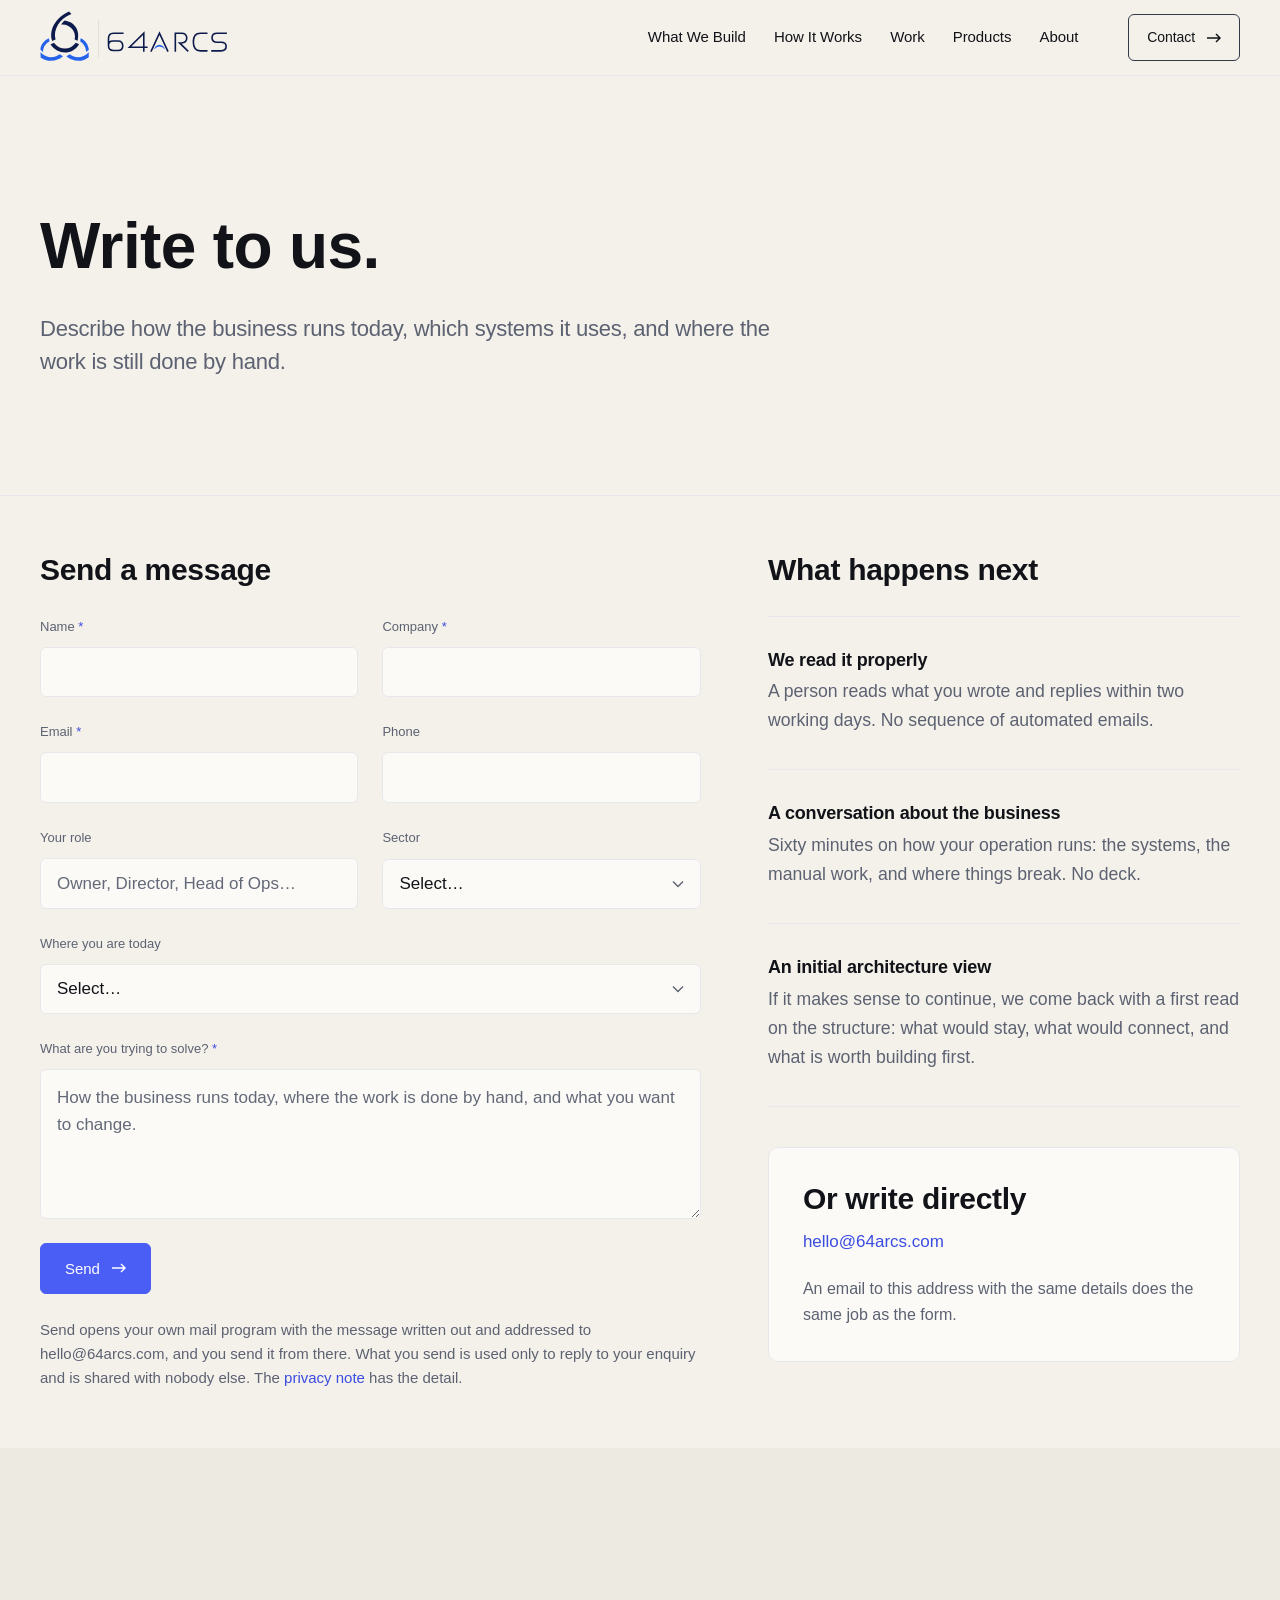
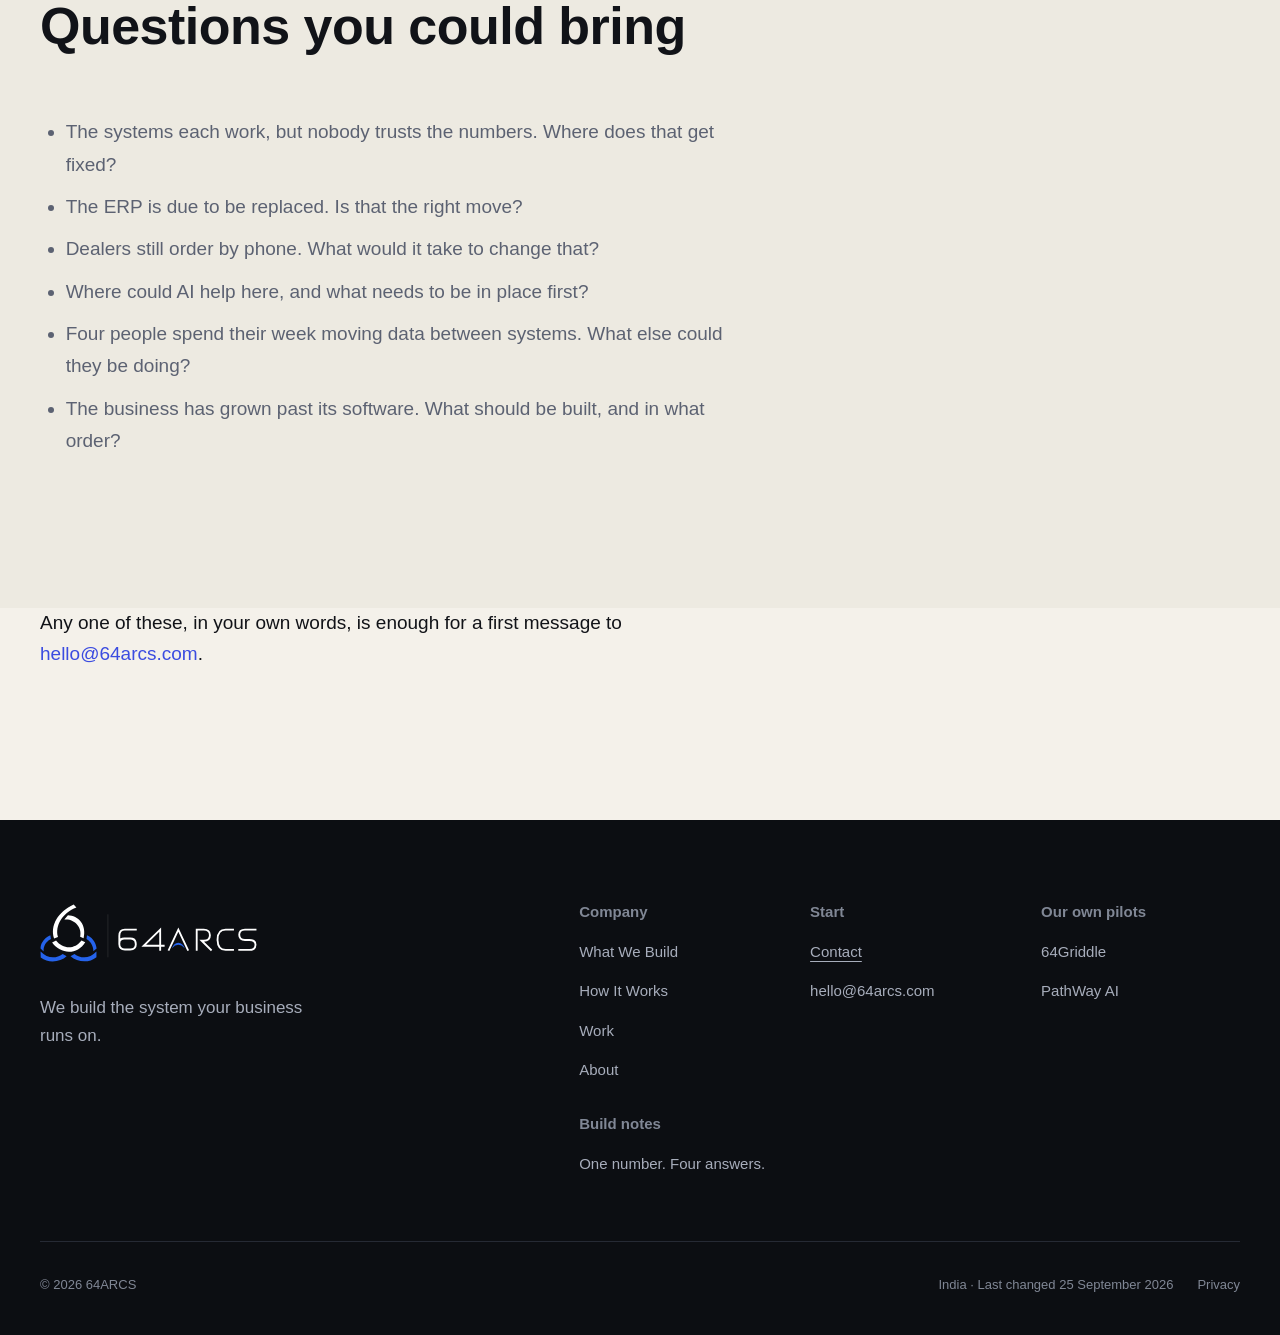
<file: contact.html>
<!DOCTYPE html>
<html lang="en">
<head>
<meta charset="utf-8">
<meta name="viewport" content="width=device-width, initial-scale=1">
<title>Contact — 64ARCS</title>
<meta name="description" content="Write to 64ARCS. A person reads it and replies within two working days; the first call is sixty minutes on how your operation runs, with no deck.">
<link rel="canonical" href="https://64arcs.com/contact.html">

<meta property="og:type" content="website">
<meta property="og:site_name" content="64ARCS">
<meta property="og:title" content="Contact — 64ARCS">
<meta property="og:description" content="Write to 64ARCS. A person reads it and replies within two working days; the first call is sixty minutes on how your operation runs, with no deck.">
<meta property="og:url" content="https://64arcs.com/contact.html">
<meta property="og:image" content="https://64arcs.com/assets/img/og.png">
<meta property="og:image:width" content="1200">
<meta property="og:image:height" content="630">
<meta name="twitter:card" content="summary_large_image">
<meta name="theme-color" content="#F4F1EA">

<link rel="icon" href="favicon.ico" sizes="48x48">
<link rel="icon" href="assets/img/favicon.svg" type="image/svg+xml">
<link rel="apple-touch-icon" href="assets/img/apple-touch-icon.png">
<link rel="manifest" href="site.webmanifest">

<link rel="stylesheet" href="assets/css/site.css">
<noscript><style>[data-contact-form] button[type="submit"] { display: none; }</style></noscript>
</head>
<body>
<a class="skip-link" href="#main">Skip to content</a>

<header class="header">
  <div class="wrap">
    <a class="brand" href="index.html" aria-label="64ARCS — home">
      <span class="brand-lockup" aria-hidden="true">
        <img class="brand-logo brand-logo--light" src="assets/brand/logo-inverse.svg" width="405" height="112" alt="">
        <img class="brand-logo brand-logo--dark" src="assets/brand/logo.svg" width="405" height="112" alt="">
      </span>
    </a>

    <nav class="nav" aria-label="Primary">
      <a class="nav-link" href="what-we-build.html">What We Build</a>
      <a class="nav-link" href="how-it-works.html">How It Works</a>
      <a class="nav-link" href="work.html">Work</a>
      <a class="nav-link" href="products.html">Products</a>
      <a class="nav-link" href="about.html">About</a>
    </nav>

    <a class="btn btn--on-dark header-cta" href="contact.html">
      Contact
      <svg class="arw" width="14" height="10" viewBox="0 0 14 10" fill="none" aria-hidden="true"><path d="M9 1l4 4-4 4M13 5H0" stroke="currentColor" stroke-width="1.5"/></svg>
    </a>

    <button class="burger" type="button" aria-label="Open menu" aria-expanded="false" aria-controls="mobile-nav">
      <span></span><span></span><span></span>
    </button>
  </div>
</header>

<div class="mobile-nav" id="mobile-nav" aria-hidden="true">
  <a class="m-link" href="what-we-build.html"><span class="n">01</span> What We Build</a>
  <a class="m-link" href="how-it-works.html"><span class="n">02</span> How It Works</a>
  <a class="m-link" href="work.html"><span class="n">03</span> Work</a>
  <a class="m-link" href="products.html"><span class="n">04</span> Products</a>
  <a class="m-link" href="about.html"><span class="n">05</span> About</a>
  <div class="m-foot">
    <a class="btn btn--primary" href="contact.html">
      Contact
      <svg class="arw" width="14" height="10" viewBox="0 0 14 10" fill="none" aria-hidden="true"><path d="M9 1l4 4-4 4M13 5H0" stroke="currentColor" stroke-width="1.5"/></svg>
    </a>
  </div>
</div>

<main id="main">

  <!-- ================================ HERO ================================ -->
  <section class="page-hero">
    <div class="wrap">
      <h1 class="t-h1 measure-l">Write to us.</h1>
      <p class="lead">
        Describe how the business runs today, which systems it uses, and where the work is still
        done by hand.
      </p>
    </div>
  </section>

  <!-- =============================== FORM ================================= -->
  <section class="section section--lg s-ivory">
    <div class="wrap">
      <div class="contact-grid">

        <div>
          <h2 class="t-h3" style="margin-bottom:1.75rem">Send a message</h2>

          <!-- method="post" matters: without it a JavaScript-less submit would be a GET,
               putting the sender's email and message into the URL. -->
          <form class="form" data-contact-form method="post" novalidate>
            <input type="hidden" name="product" value="">
            <div class="field-row">
              <div class="field">
                <label for="name">Name <span class="req">*</span></label>
                <input id="name" name="name" type="text" autocomplete="name" required>
              </div>
              <div class="field">
                <label for="company">Company <span class="req">*</span></label>
                <input id="company" name="company" type="text" autocomplete="organization" required>
              </div>
            </div>

            <div class="field-row">
              <div class="field">
                <label for="email">Email <span class="req">*</span></label>
                <input id="email" name="email" type="email" autocomplete="email" required>
              </div>
              <div class="field">
                <label for="phone">Phone</label>
                <input id="phone" name="phone" type="tel" autocomplete="tel">
              </div>
            </div>

            <div class="field-row">
              <div class="field">
                <label for="role">Your role</label>
                <input id="role" name="role" type="text" placeholder="Owner, Director, Head of Ops…">
              </div>
              <div class="field">
                <label for="sector">Sector</label>
                <select id="sector" name="sector">
                  <option value="">Select…</option>
                  <option>Distribution</option>
                  <option>Manufacturing</option>
                  <option>Retail &amp; commerce</option>
                  <option>Services</option>
                  <option>Logistics</option>
                  <option>Other</option>
                </select>
              </div>
            </div>

            <div class="field">
              <label for="stage">Where you are today</label>
              <select id="stage" name="stage">
                <option value="">Select…</option>
                <option>Running on spreadsheets and manual coordination</option>
                <option>Several systems that do not talk to each other</option>
                <option>An ERP that does not fit how the business works</option>
                <option>Planning a rebuild and deciding the approach</option>
                <option>Looking specifically at AI and automation</option>
              </select>
            </div>

            <div class="field">
              <label for="message">What are you trying to solve? <span class="req">*</span></label>
              <textarea id="message" name="message" required
                placeholder="How the business runs today, where the work is done by hand, and what you want to change."></textarea>
            </div>

            <div class="form-status" role="status" aria-live="polite"></div>

            <noscript>
              <div class="form-status is-shown">
                This form needs JavaScript to send. Without it, write to
                <a class="link" href="mailto:hello@64arcs.com">hello@64arcs.com</a> with the same
                details. A person replies within two working days.
              </div>
            </noscript>

            <div>
              <button class="btn btn--primary" type="submit">
                Send
                <svg class="arw" width="14" height="10" viewBox="0 0 14 10" fill="none" aria-hidden="true"><path d="M9 1l4 4-4 4M13 5H0" stroke="currentColor" stroke-width="1.5"/></svg>
              </button>
            </div>

            <p class="form-note">
              Send opens your own mail program with the message written out and addressed to
              hello@64arcs.com, and you send it from there. What you send is used only to reply to
              your enquiry and is shared with nobody else. The
              <a class="link" href="privacy.html">privacy note</a> has the detail.
            </p>
          </form>
        </div>

        <aside class="contact-aside">
          <h2 class="t-h3" style="margin-bottom:1.75rem">What happens next</h2>

          <div class="rows">
            <div>
              <h3>We read it properly</h3>
              <p>A person reads what you wrote and replies within two working days. No sequence of
                 automated emails.</p>
            </div>
            <div>
              <h3>A conversation about the business</h3>
              <p>Sixty minutes on how your operation runs: the systems, the manual work, and where
                 things break. No deck.</p>
            </div>
            <div>
              <h3>An initial architecture view</h3>
              <p>If it makes sense to continue, we come back with a first read on the structure:
                 what would stay, what would connect, and what is worth building first.</p>
            </div>
          </div>

          <div class="card" style="margin-top:2.5rem">
            <h2 class="t-h3">Or write directly</h2>
            <p style="font-size:1.0625rem;color:var(--ink)">
              <a class="link" data-mail="text" href="mailto:hello@64arcs.com">hello@64arcs.com</a>
            </p>
            <p style="margin-top:1rem">
              An email to this address with the same details does the same job as the form.
            </p>
          </div>

        </aside>

      </div>
    </div>
  </section>

  <!-- ============================ QUESTIONS =============================== -->
  <section class="section s-sunken">
    <div class="wrap">
      <div class="section-head">
        <h2 class="t-h2">Questions you could bring</h2>
      </div>
      <div class="prose">
        <ul>
          <li>The systems each work, but nobody trusts the numbers. Where does that get fixed?</li>
          <li>The ERP is due to be replaced. Is that the right move?</li>
          <li>Dealers still order by phone. What would it take to change that?</li>
          <li>Where could AI help here, and what needs to be in place first?</li>
          <li>Four people spend their week moving data between systems. What else could they be doing?</li>
          <li>The business has grown past its software. What should be built, and in what order?</li>
        </ul>
      </div>
    </div>
  </section>

  <!-- =============================== CLOSER =============================== -->
  <section class="section closer-wrap"><div class="wrap"><p class="closer">Any one of these, in your own words, is enough for a first message to <a class="link" data-mail="text" href="mailto:hello@64arcs.com">hello@64arcs.com</a>.</p></div></section>
</main>

<footer class="footer">
  <div class="wrap">
    <div class="footer-top">
      <div>
        <a class="brand" href="index.html" aria-label="64ARCS — home">
          <span class="brand-lockup" aria-hidden="true">
        <img class="brand-logo brand-logo--light" src="assets/brand/logo-inverse.svg" width="405" height="112" alt="">
        <img class="brand-logo brand-logo--dark" src="assets/brand/logo.svg" width="405" height="112" alt="">
      </span>
        </a>
        <p class="footer-tag">We build the system your business runs on.</p>
      </div>

      <nav class="footer-nav" aria-label="Footer">
        <div>
          <h4>Company</h4>
          <ul>
            <li><a href="what-we-build.html">What We Build</a></li>
            <li><a href="how-it-works.html">How It Works</a></li>
            <li><a href="work.html">Work</a></li>
            <li><a href="about.html">About</a></li>
          </ul>
        </div>
        <div>
          <h4>Start</h4>
          <ul>
            <li><a href="contact.html" aria-current="page">Contact</a></li>
            <li><a data-mail="text" href="mailto:hello@64arcs.com">hello@64arcs.com</a></li>
          </ul>
        </div>
        <div>
          <h4>Our own pilots</h4>
          <ul>
            <li><a href="products.html#griddle">64Griddle</a></li>
            <li><a href="products.html#pathway">PathWay AI</a></li>
          </ul>
        </div>
        <div>
          <h4>Build notes</h4>
          <ul>
            <li><a href="one-number-four-answers.html">One number. Four answers.</a></li>
          </ul>
        </div>
      </nav>
    </div>

    <div class="footer-bottom">
      <span>&copy; <span data-year>2026</span> 64ARCS</span>
      <div class="set">
        <span>India &middot; <a href="notes.html">Last changed 25 September 2026</a></span>
        <a href="privacy.html">Privacy</a>
      </div>
    </div>
  </div>
</footer>

<script src="assets/js/site.js"></script>
</body>
</html>
</file>
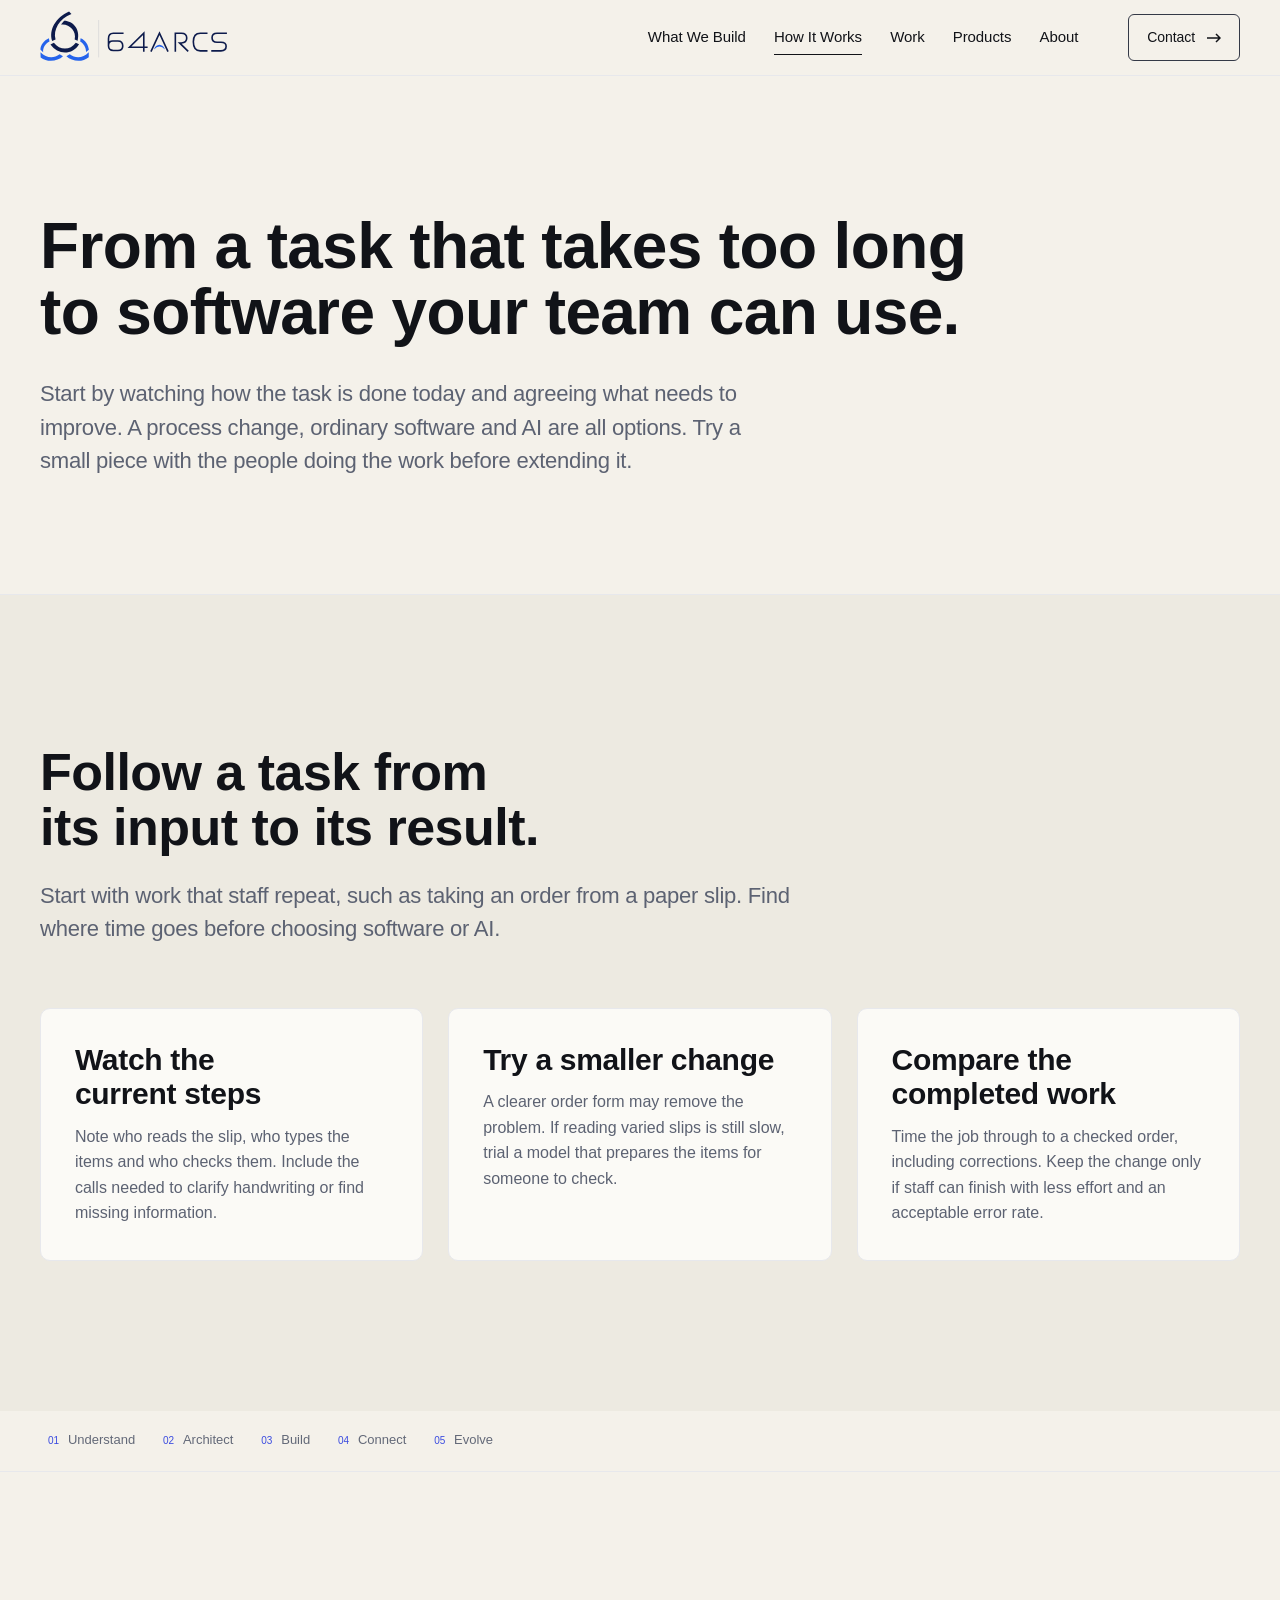
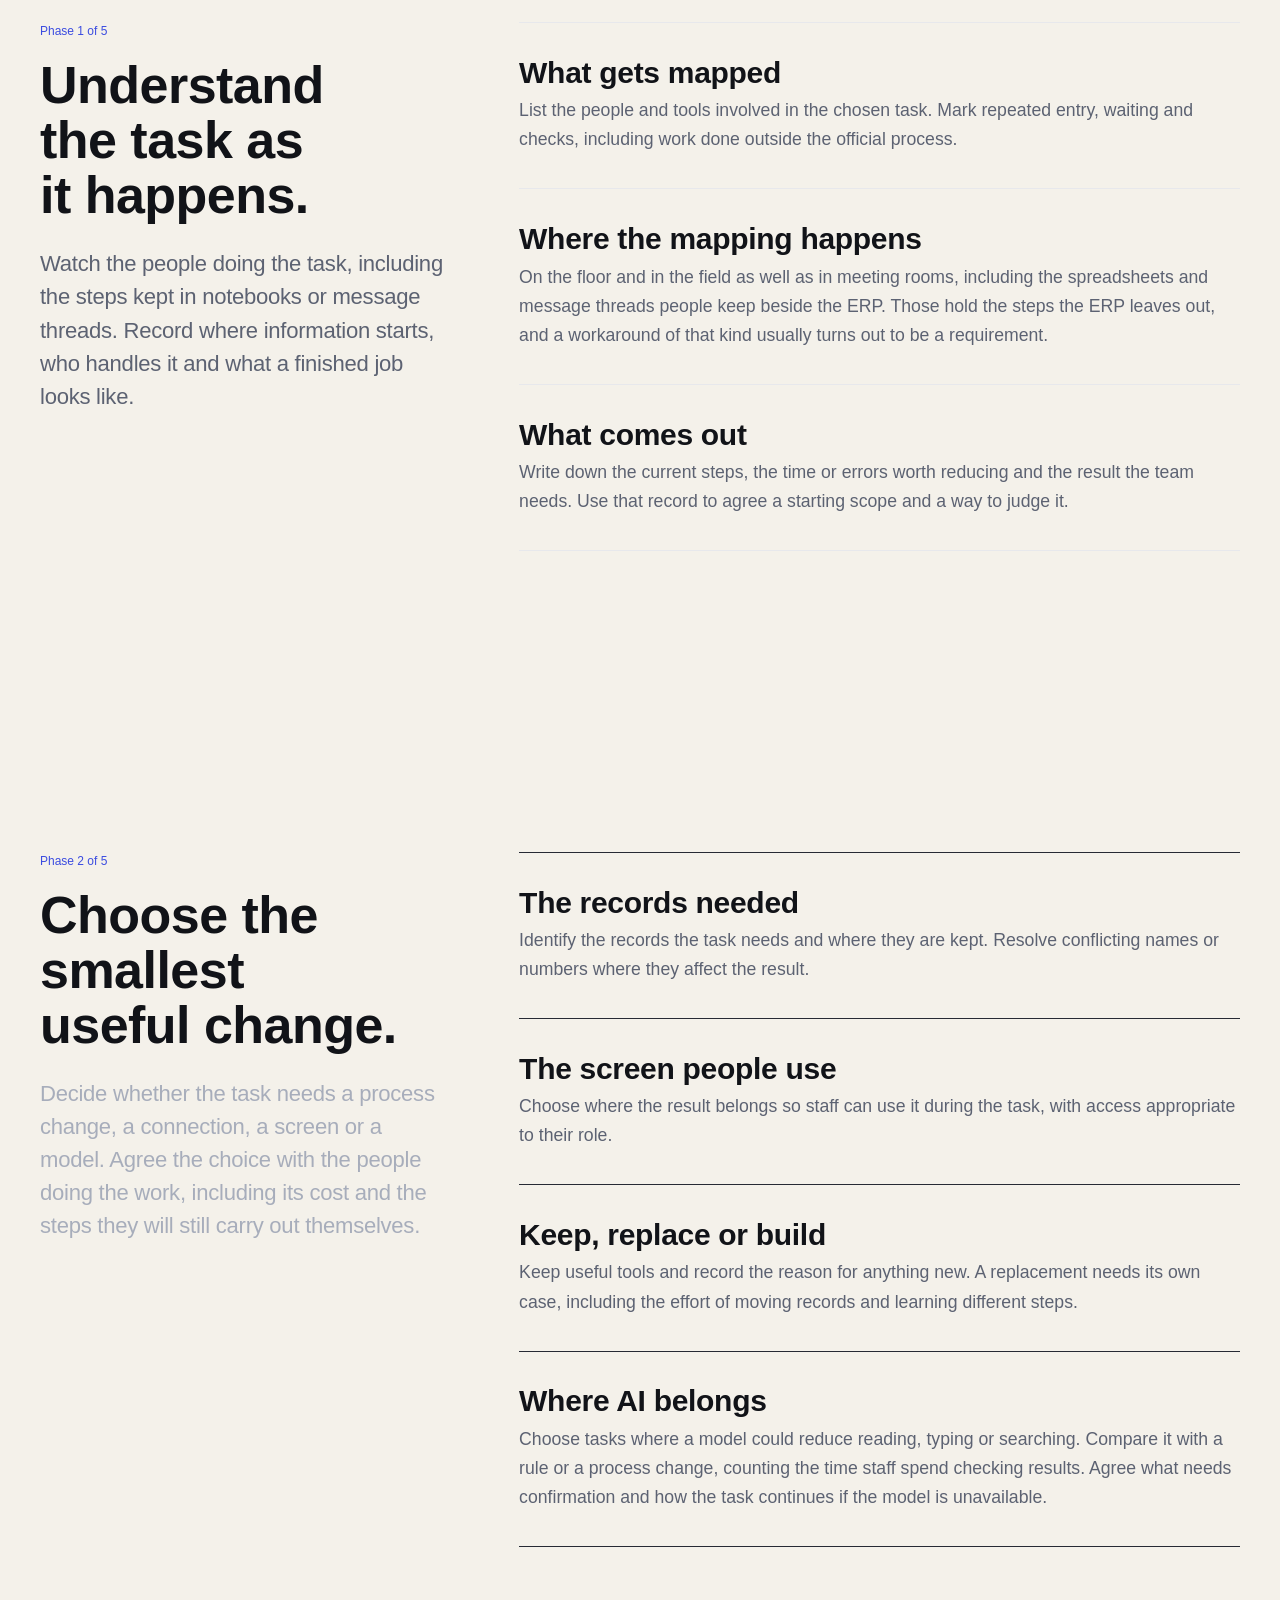
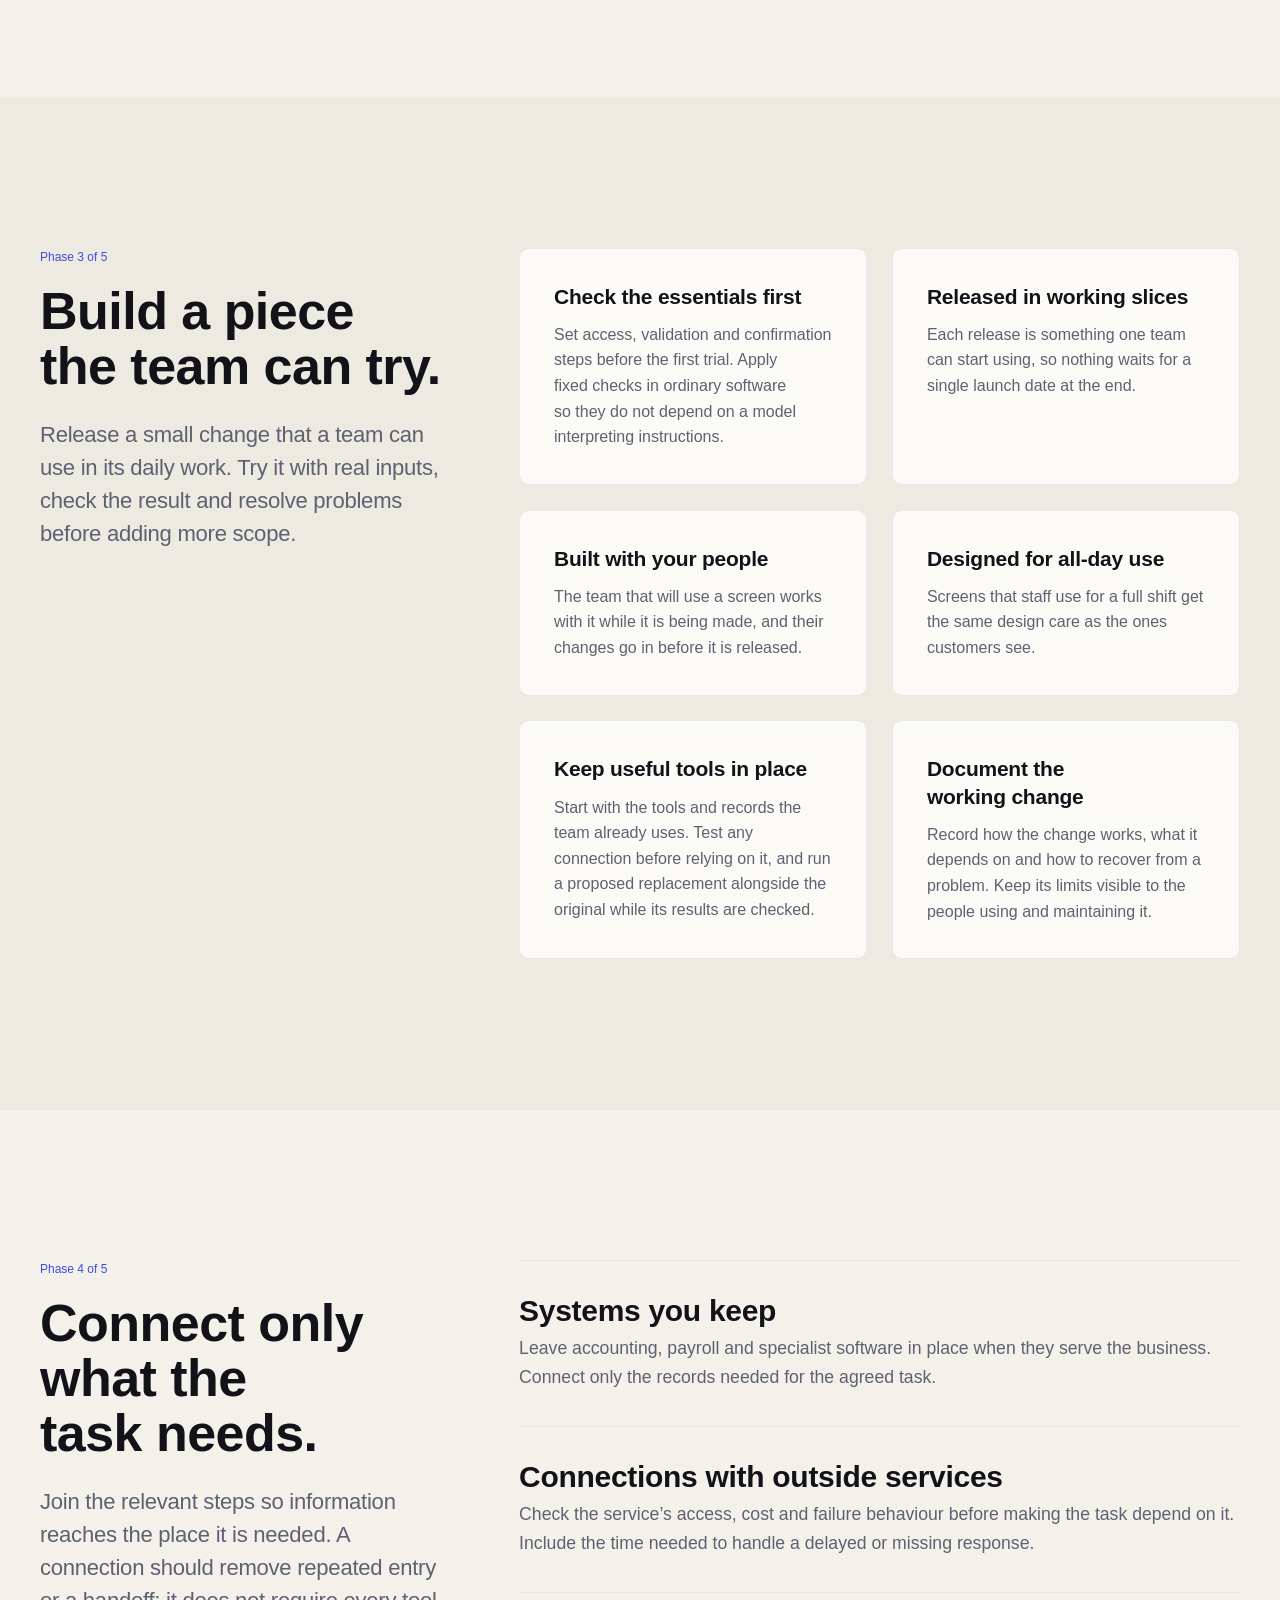
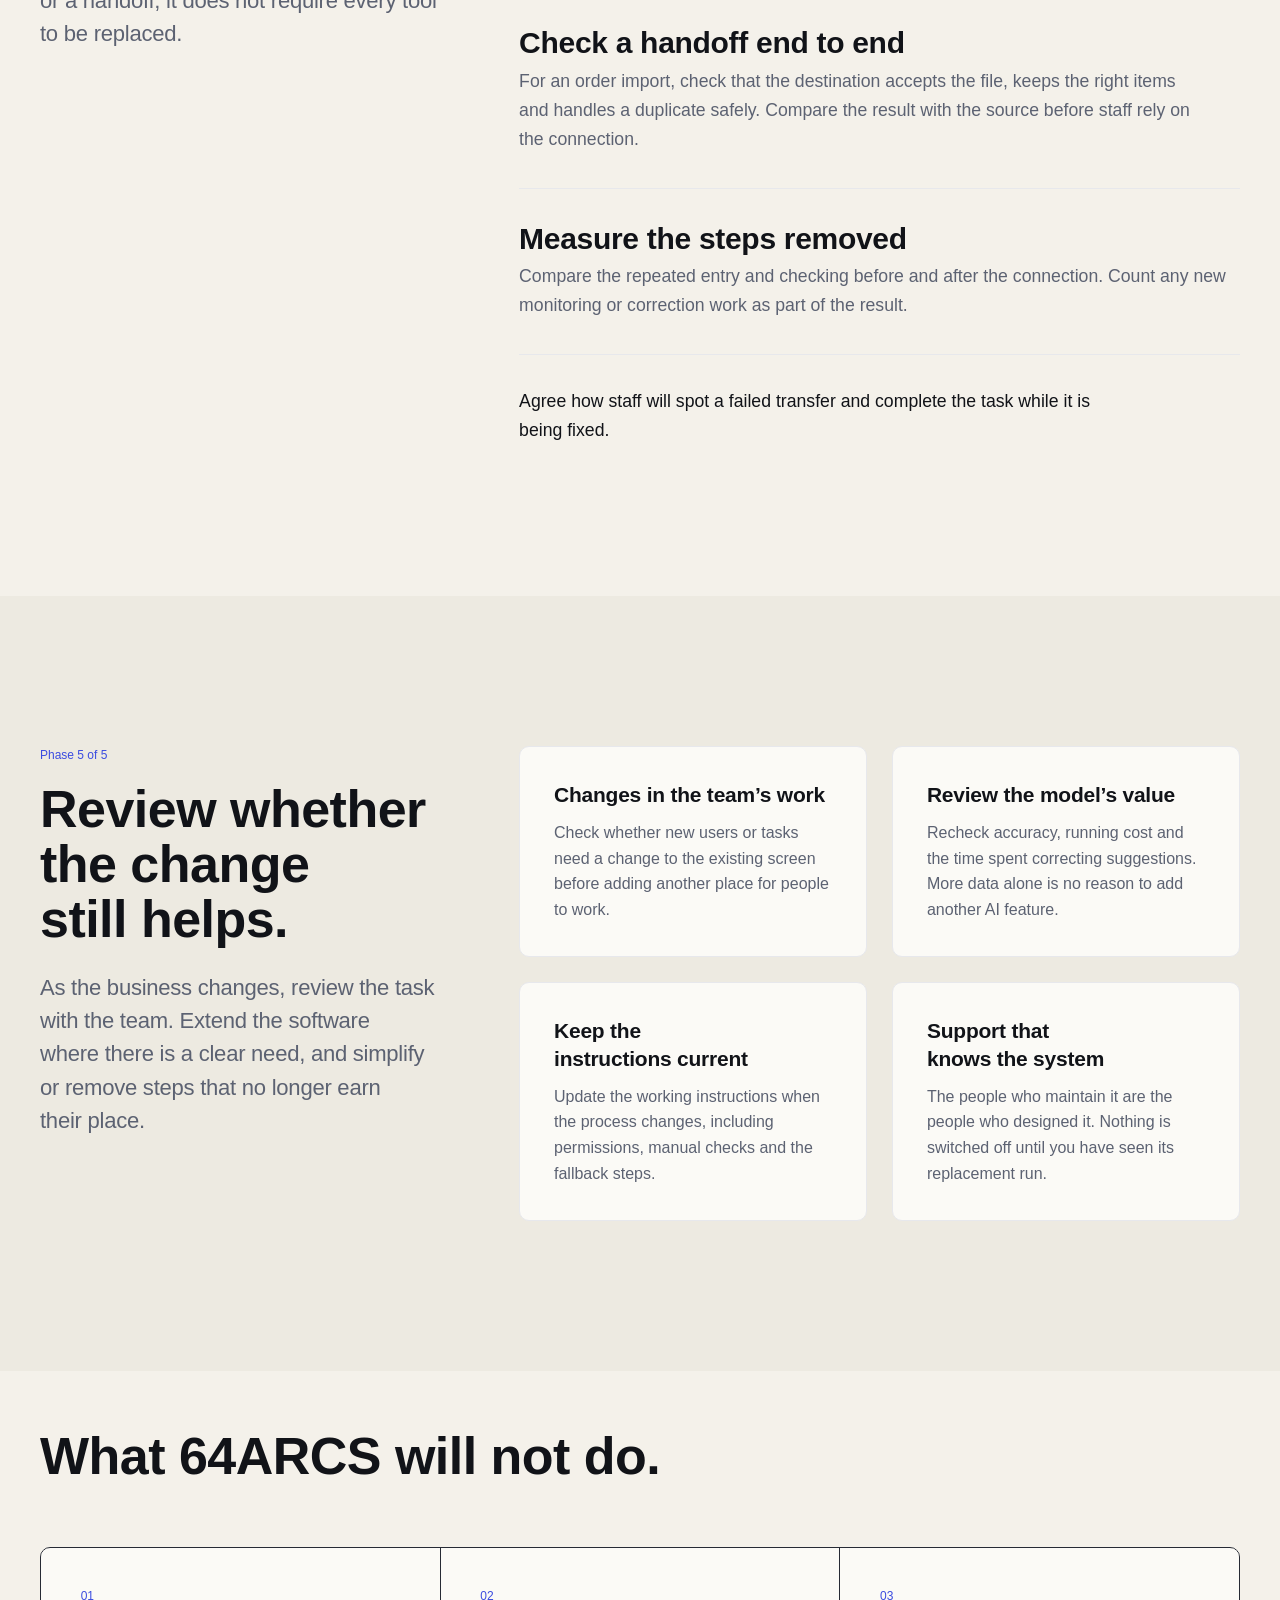
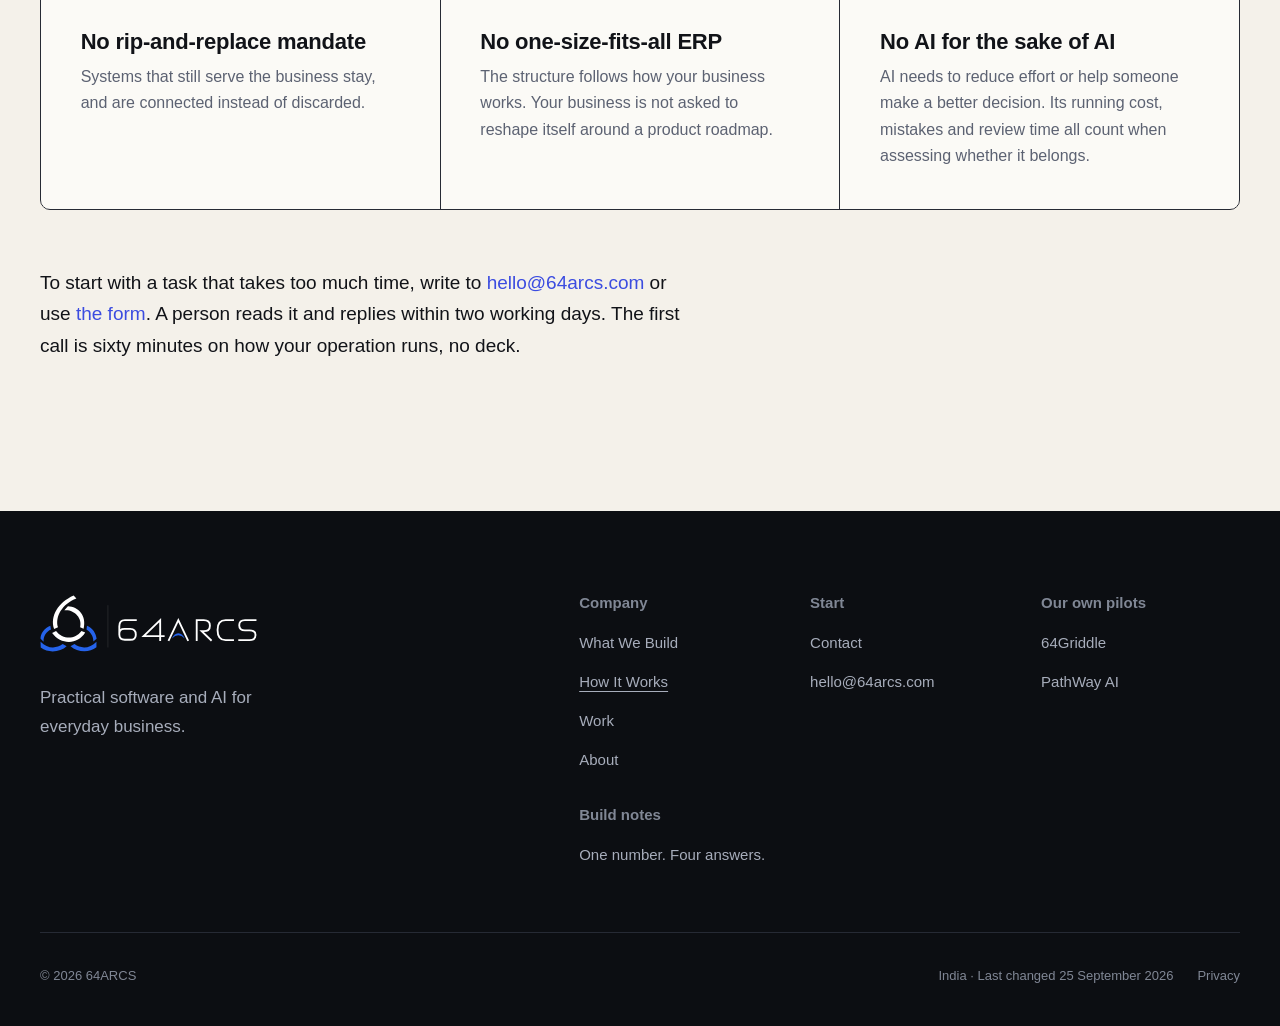
<file: how-it-works.html>
<!DOCTYPE html>
<html lang="en">
<head>
<meta charset="utf-8">
<meta name="viewport" content="width=device-width, initial-scale=1">
<title>How 64ARCS works — from a daily task to working software</title>
<meta name="description" content="How 64ARCS improves a daily task: understand the work, compare a process change, rules and AI, try a small piece with staff, and connect the tools that stay.">
<link rel="canonical" href="https://64arcs.com/how-it-works.html">

<meta property="og:type" content="website">
<meta property="og:site_name" content="64ARCS">
<meta property="og:title" content="How 64ARCS works — from a daily task to working software">
<meta property="og:description" content="How 64ARCS improves a daily task: understand the work, compare a process change, rules and AI, try a small piece with staff, and connect the tools that stay.">
<meta property="og:url" content="https://64arcs.com/how-it-works.html">
<meta property="og:image" content="https://64arcs.com/assets/img/og.png">
<meta property="og:image:width" content="1200">
<meta property="og:image:height" content="630">
<meta name="twitter:card" content="summary_large_image">
<meta name="theme-color" content="#F4F1EA">

<link rel="icon" href="favicon.ico" sizes="48x48">
<link rel="icon" href="assets/img/favicon.svg" type="image/svg+xml">
<link rel="apple-touch-icon" href="assets/img/apple-touch-icon.png">
<link rel="manifest" href="site.webmanifest">

<link rel="stylesheet" href="assets/css/site.css">
<noscript><style>[data-contact-form] button[type="submit"] { display: none; }</style></noscript>
</head>
<body>
<a class="skip-link" href="#main">Skip to content</a>

<header class="header">
  <div class="wrap">
    <a class="brand" href="index.html" aria-label="64ARCS — home">
      <span class="brand-lockup" aria-hidden="true">
        <img class="brand-logo brand-logo--light" src="assets/brand/logo-inverse.svg" width="405" height="112" alt="">
        <img class="brand-logo brand-logo--dark" src="assets/brand/logo.svg" width="405" height="112" alt="">
      </span>
    </a>

    <nav class="nav" aria-label="Primary">
      <a class="nav-link" href="what-we-build.html">What We Build</a>
      <a class="nav-link" href="how-it-works.html" aria-current="page">How It Works</a>
      <a class="nav-link" href="work.html">Work</a>
      <a class="nav-link" href="products.html">Products</a>
      <a class="nav-link" href="about.html">About</a>
    </nav>

    <a class="btn btn--on-dark header-cta" href="contact.html">
      Contact
      <svg class="arw" width="14" height="10" viewBox="0 0 14 10" fill="none" aria-hidden="true"><path d="M9 1l4 4-4 4M13 5H0" stroke="currentColor" stroke-width="1.5"/></svg>
    </a>

    <button class="burger" type="button" aria-label="Open menu" aria-expanded="false" aria-controls="mobile-nav">
      <span></span><span></span><span></span>
    </button>
  </div>
</header>

<div class="mobile-nav" id="mobile-nav" aria-hidden="true">
  <a class="m-link" href="what-we-build.html"><span class="n">01</span> What We Build</a>
  <a class="m-link" href="how-it-works.html" aria-current="page"><span class="n">02</span> How It Works</a>
  <a class="m-link" href="work.html"><span class="n">03</span> Work</a>
  <a class="m-link" href="products.html"><span class="n">04</span> Products</a>
  <a class="m-link" href="about.html"><span class="n">05</span> About</a>
  <div class="m-foot">
    <a class="btn btn--primary" href="contact.html">
      Contact
      <svg class="arw" width="14" height="10" viewBox="0 0 14 10" fill="none" aria-hidden="true"><path d="M9 1l4 4-4 4M13 5H0" stroke="currentColor" stroke-width="1.5"/></svg>
    </a>
  </div>
</div>

<main id="main">

  <!-- ================================ HERO ================================ -->
  <section class="page-hero">
    <div class="wrap">
      <h1 class="t-h1 measure-l">From a task that takes too long to software your team can use.</h1>
      <p class="lead">
        Start by watching how the task is done today and agreeing what needs to improve.
        A process change, ordinary software and AI are all options. Try a small piece with
        the people doing the work before extending it.
      </p>
    </div>
  </section>

  <!-- ========================== CHOOSE A STARTING TASK ==================== -->
  <section class="section s-sunken">
    <div class="wrap">
      <div class="section-head">
        <h2 class="t-h2">Follow a task from its input to its result.</h2>
        <p class="lead measure">Start with work that staff repeat, such as taking an order from
          a paper slip. Find where time goes before choosing software or AI.</p>
      </div>
      <div class="cards cards--3">
        <article class="card">
          <h3 class="t-h3">Watch the current steps</h3>
          <p>Note who reads the slip, who types the items and who checks them. Include the calls
            needed to clarify handwriting or find missing information.</p>
        </article>
        <article class="card">
          <h3 class="t-h3">Try a smaller change</h3>
          <p>A clearer order form may remove the problem. If reading varied slips is still slow,
            trial a model that prepares the items for someone to check.</p>
        </article>
        <article class="card">
          <h3 class="t-h3">Compare the completed work</h3>
          <p>Time the job through to a checked order, including corrections. Keep the change
            only if staff can finish with less effort and an acceptable error rate.</p>
        </article>
      </div>
    </div>
  </section>

  <!-- ============================= PHASE RAIL ============================= -->
  <nav class="railwrap" aria-label="The five phases" data-steprail>
    <div class="wrap">
      <ol class="rail">
        <li><a class="rail-step" href="#understand"><span class="n">01</span> Understand</a></li>
        <li><a class="rail-step" href="#architect"><span class="n">02</span> Architect</a></li>
        <li><a class="rail-step" href="#build"><span class="n">03</span> Build</a></li>
        <li><a class="rail-step" href="#connect"><span class="n">04</span> Connect</a></li>
        <li><a class="rail-step" href="#evolve"><span class="n">05</span> Evolve</a></li>
      </ol>
    </div>
  </nav>

  <div class="rail-scope">

  <!-- ============================= 01 UNDERSTAND ========================== -->
  <section class="section s-ivory anchor" id="understand">
    <div class="wrap">
      <div class="split split--sticky">
        <div>
          <p class="step-n">Phase 1 of 5</p>
          <h2 class="t-h2">Understand the task as it happens.</h2>
          <p class="lead measure-s">
            Watch the people doing the task, including the steps kept in notebooks or message
            threads. Record where information starts, who handles it and what a finished job looks like.
          </p>
        </div>

        <div class="stack" style="--stack:2rem">
          <div class="rows">
            <div>
              <h3>What gets mapped</h3>
              <p>List the people and tools involved in the chosen task. Mark repeated entry,
                 waiting and checks, including work done outside the official process.</p>
            </div>
            <div>
              <h3>Where the mapping happens</h3>
              <p>On the floor and in the field as well as in meeting rooms, including the
                 spreadsheets and message threads people keep beside the ERP. Those hold the steps
                 the ERP leaves out, and a workaround of that kind usually turns out to be a
                 requirement.</p>
            </div>
            <div>
              <h3>What comes out</h3>
              <p>Write down the current steps, the time or errors worth reducing and the result
                 the team needs. Use that record to agree a starting scope and a way to judge it.</p>
            </div>
          </div>
        </div>
      </div>
    </div>
  </section>

  <!-- ============================= 02 ARCHITECT =========================== -->
  <section class="section s-carbon anchor" id="architect">
    <div class="wrap">
      <div class="split split--sticky">
        <div>
          <p class="step-n">Phase 2 of 5</p>
          <h2 class="t-h2">Choose the smallest useful change.</h2>
          <p class="lead measure-s">
            Decide whether the task needs a process change, a connection, a screen or a model.
            Agree the choice with the people doing the work, including its cost and the steps
            they will still carry out themselves.
          </p>
        </div>

        <div class="stack" style="--stack:2rem">
          <div class="rows rows--dark">
            <div>
              <h3>The records needed</h3>
              <p>Identify the records the task needs and where they are kept. Resolve conflicting
                 names or numbers where they affect the result.</p>
            </div>
            <div>
              <h3>The screen people use</h3>
              <p>Choose where the result belongs so staff can use it during the task, with access appropriate to their role.</p>
            </div>
            <div>
              <h3>Keep, replace or build</h3>
              <p>Keep useful tools and record the reason for anything new. A replacement needs
                 its own case, including the effort of moving records and learning different steps.</p>
            </div>
            <div>
              <h3>Where AI belongs</h3>
              <p>Choose tasks where a model could reduce reading, typing or searching. Compare it
                 with a rule or a process change, counting the time staff spend checking results.
                 Agree what needs confirmation and how the task continues if the model is unavailable.</p>
            </div>
          </div>

        </div>
      </div>
    </div>
  </section>

  <!-- =============================== 03 BUILD ============================= -->
  <section class="section s-sunken anchor" id="build">
    <div class="wrap">
      <div class="split split--sticky">
        <div>
          <p class="step-n">Phase 3 of 5</p>
          <h2 class="t-h2">Build a piece the team can try.</h2>
          <p class="lead measure-s">
            Release a small change that a team can use in its daily work. Try it with real inputs,
            check the result and resolve problems before adding more scope.
          </p>
        </div>

        <div class="cards cards--2">
          <div class="card">
            <h3 class="t-h4">Check the essentials first</h3>
            <p>Set access, validation and confirmation steps before the first trial. Apply fixed
               checks in ordinary software so they do not depend on a model interpreting instructions.</p>
          </div>
          <div class="card">
            <h3 class="t-h4">Released in working slices</h3>
            <p>Each release is something one team can start using, so nothing waits for a single
               launch date at the end.</p>
          </div>
          <div class="card">
            <h3 class="t-h4">Built with your people</h3>
            <p>The team that will use a screen works with it while it is being made, and their
               changes go in before it is released.</p>
          </div>
          <div class="card">
            <h3 class="t-h4">Designed for all-day use</h3>
            <p>Screens that staff use for a full shift get the same design care as the ones
               customers see.</p>
          </div>
          <div class="card">
            <h3 class="t-h4">Keep useful tools in place</h3>
            <p>Start with the tools and records the team already uses. Test any connection before
               relying on it, and run a proposed replacement alongside the original while its results
               are checked.</p>
          </div>
          <div class="card">
            <h3 class="t-h4">Document the working change</h3>
            <p>Record how the change works, what it depends on and how to recover from a problem.
               Keep its limits visible to the people using and maintaining it.</p>
          </div>
        </div>
      </div>
    </div>
  </section>

  <!-- ============================== 04 CONNECT ============================ -->
  <section class="section s-ivory anchor" id="connect">
    <div class="wrap">
      <div class="split split--sticky">
        <div>
          <p class="step-n">Phase 4 of 5</p>
          <h2 class="t-h2">Connect only what the task needs.</h2>
          <p class="lead measure-s">
            Join the relevant steps so information reaches the place it is needed. A connection
            should remove repeated entry or a handoff; it does not require every tool to be replaced.
          </p>
        </div>

        <div class="stack" style="--stack:2rem">
          <div class="rows">
            <div>
              <h3>Systems you keep</h3>
              <p>Leave accounting, payroll and specialist software in place when they serve the
                 business. Connect only the records needed for the agreed task.</p>
            </div>
            <div>
              <h3>Connections with outside services</h3>
              <p>Check the service&rsquo;s access, cost and failure behaviour before making the
                 task depend on it. Include the time needed to handle a delayed or missing response.</p>
            </div>
            <div>
              <h3>Check a handoff end to end</h3>
              <p>For an order import, check that the destination accepts the file, keeps the
                 right items and handles a duplicate safely. Compare the result with the source
                 before staff rely on the connection.</p>
            </div>
            <div>
              <h3>Measure the steps removed</h3>
              <p>Compare the repeated entry and checking before and after the connection. Count
                 any new monitoring or correction work as part of the result.</p>
            </div>
          </div>

          <p class="was-principle">Agree how staff will spot a failed transfer and complete the task while it is being fixed.</p>
        </div>
      </div>
    </div>
  </section>

  <!-- =============================== 05 EVOLVE ============================ -->
  <section class="section s-sunken anchor" id="evolve">
    <div class="wrap">
      <div class="split split--sticky">
        <div>
          <p class="step-n">Phase 5 of 5</p>
          <h2 class="t-h2">Review whether the change still helps.</h2>
          <p class="lead measure-s">
            As the business changes, review the task with the team. Extend the software where
            there is a clear need, and simplify or remove steps that no longer earn their place.
          </p>
        </div>

        <div class="cards cards--2">
          <div class="card">
            <h3 class="t-h4">Changes in the team&rsquo;s work</h3>
            <p>Check whether new users or tasks need a change to the existing screen before
               adding another place for people to work.</p>
          </div>
          <div class="card">
            <h3 class="t-h4">Review the model&rsquo;s value</h3>
            <p>Recheck accuracy, running cost and the time spent correcting suggestions. More
               data alone is no reason to add another AI feature.</p>
          </div>
          <div class="card">
            <h3 class="t-h4">Keep the instructions current</h3>
            <p>Update the working instructions when the process changes, including permissions,
               manual checks and the fallback steps.</p>
          </div>
          <div class="card">
            <h3 class="t-h4">Support that knows the system</h3>
            <p>The people who maintain it are the people who designed it. Nothing is switched off
               until you have seen its replacement run.</p>
          </div>
        </div>
      </div>
    </div>
  </section>

  </div><!-- /rail-scope -->

  <!-- ========================== DELIVERY PRINCIPLES ======================= -->
  <section class="section section--lg s-carbon">
    <div class="wrap">
      <div class="section-head">
        <h2 class="t-h2">What 64ARCS will not do.</h2>
      </div>
      <div class="outcomes">
        <div class="outcome">
          <span class="n">01</span>
          <h3>No rip-and-replace mandate</h3>
          <p>Systems that still serve the business stay, and are connected instead of discarded.</p>
        </div>
        <div class="outcome">
          <span class="n">02</span>
          <h3>No one-size-fits-all ERP</h3>
          <p>The structure follows how your business works. Your business is not asked to
             reshape itself around a product roadmap.</p>
        </div>
        <div class="outcome">
          <span class="n">03</span>
          <h3>No AI for the sake of AI</h3>
          <p>AI needs to reduce effort or help someone make a better decision. Its running cost,
             mistakes and review time all count when assessing whether it belongs.</p>
        </div>
      </div>
    </div>
  </section>

  <!-- =============================== CTA ================================= -->
<section class="section closer-wrap"><div class="wrap"><p class="closer">To start with a task that takes too much time, write to <a class="link" data-mail="text" href="mailto:hello@64arcs.com">hello@64arcs.com</a> or use <a class="link" href="contact.html">the form</a>. A person reads it and replies within two working days. The first call is sixty minutes on how your operation runs, no deck.</p></div></section>
</main>

<footer class="footer">
  <div class="wrap">
    <div class="footer-top">
      <div>
        <a class="brand" href="index.html" aria-label="64ARCS — home">
          <span class="brand-lockup" aria-hidden="true">
        <img class="brand-logo brand-logo--light" src="assets/brand/logo-inverse.svg" width="405" height="112" alt="">
        <img class="brand-logo brand-logo--dark" src="assets/brand/logo.svg" width="405" height="112" alt="">
      </span>
        </a>
        <p class="footer-tag">Practical software and AI for everyday business.</p>
      </div>

      <nav class="footer-nav" aria-label="Footer">
        <div>
          <h4>Company</h4>
          <ul>
            <li><a href="what-we-build.html">What We Build</a></li>
            <li><a href="how-it-works.html" aria-current="page">How It Works</a></li>
            <li><a href="work.html">Work</a></li>
            <li><a href="about.html">About</a></li>
          </ul>
        </div>
        <div>
          <h4>Start</h4>
          <ul>
            <li><a href="contact.html">Contact</a></li>
            <li><a data-mail="text" href="mailto:hello@64arcs.com">hello@64arcs.com</a></li>
          </ul>
        </div>
        <div>
          <h4>Our own pilots</h4>
          <ul>
            <li><a href="products.html#griddle">64Griddle</a></li>
            <li><a href="products.html#pathway">PathWay AI</a></li>
          </ul>
        </div>
        <div>
          <h4>Build notes</h4>
          <ul>
            <li><a href="one-number-four-answers.html">One number. Four answers.</a></li>
          </ul>
        </div>
      </nav>
    </div>

    <div class="footer-bottom">
      <span>&copy; <span data-year>2026</span> 64ARCS</span>
      <div class="set">
        <span>India &middot; <a href="notes.html">Last changed 25 September 2026</a></span>
        <a href="privacy.html">Privacy</a>
      </div>
    </div>
  </div>
</footer>

<script src="assets/js/site.js"></script>
</body>
</html>
</file>
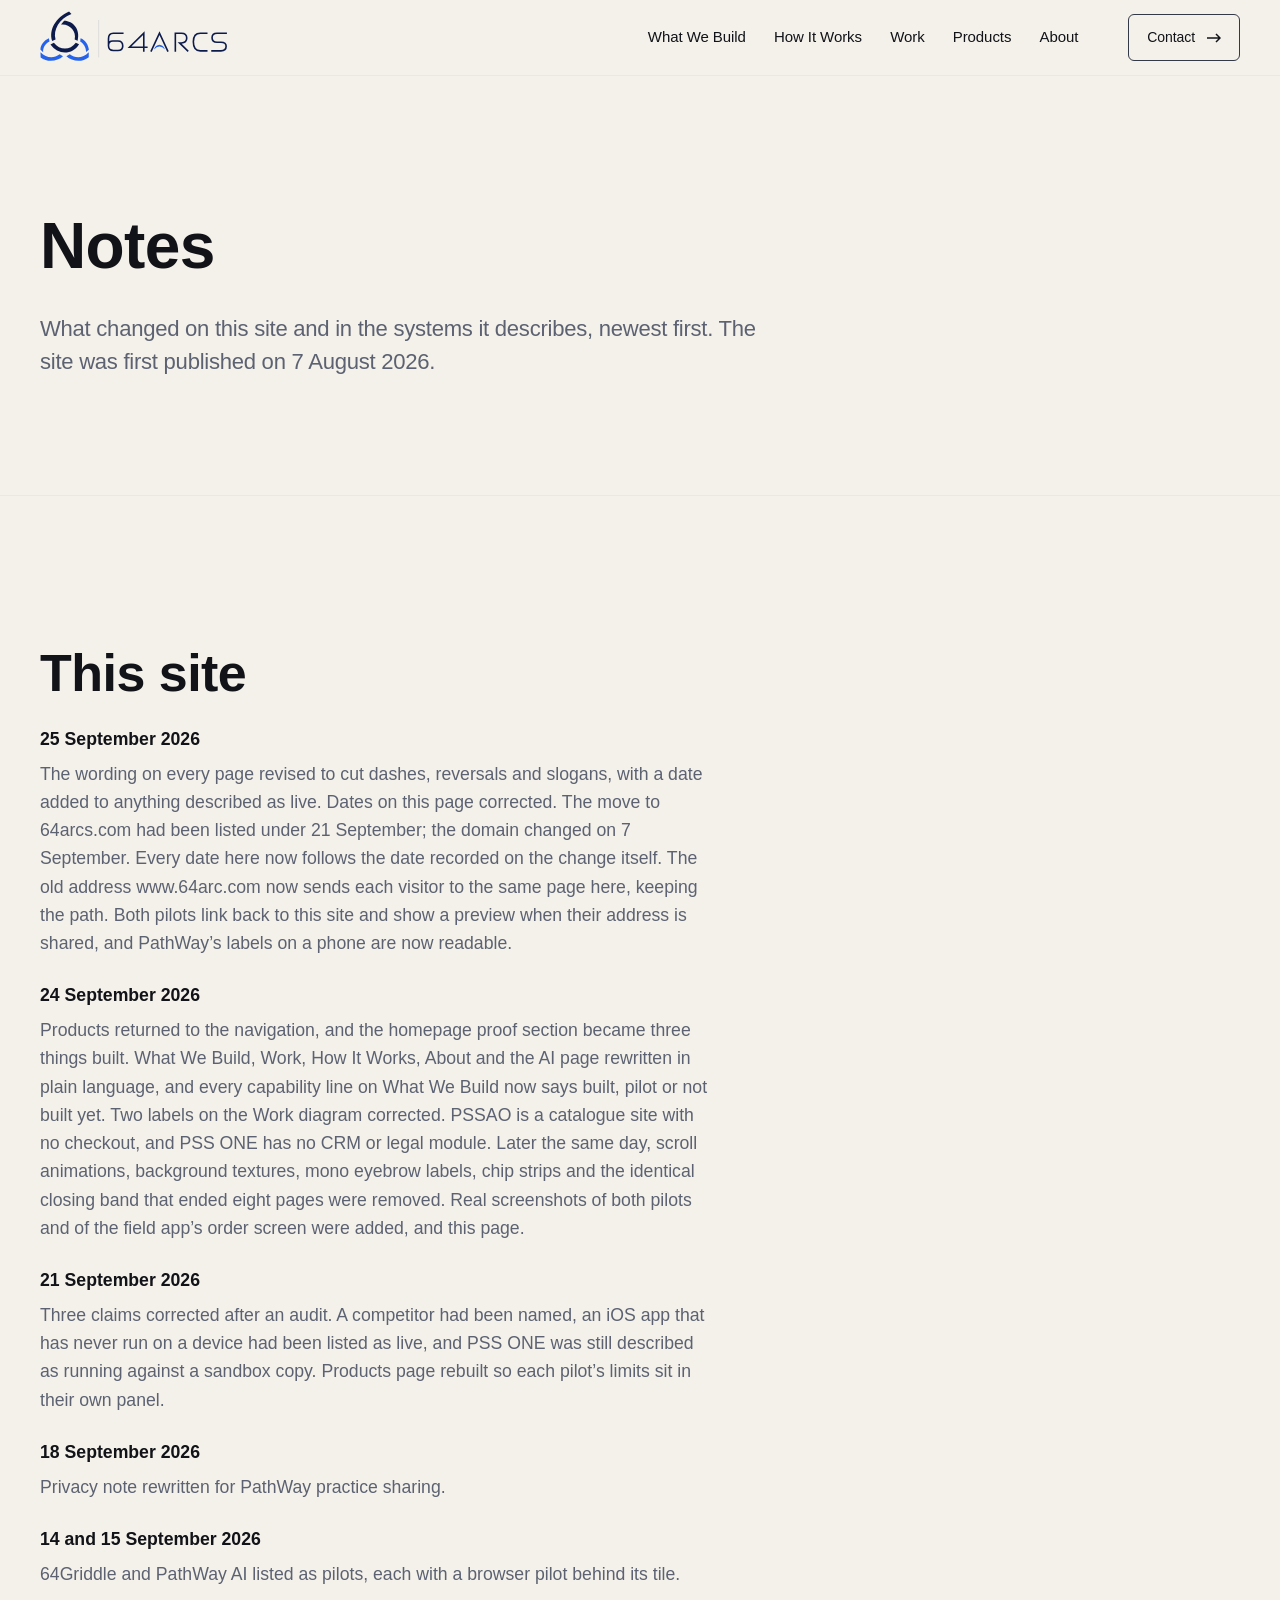
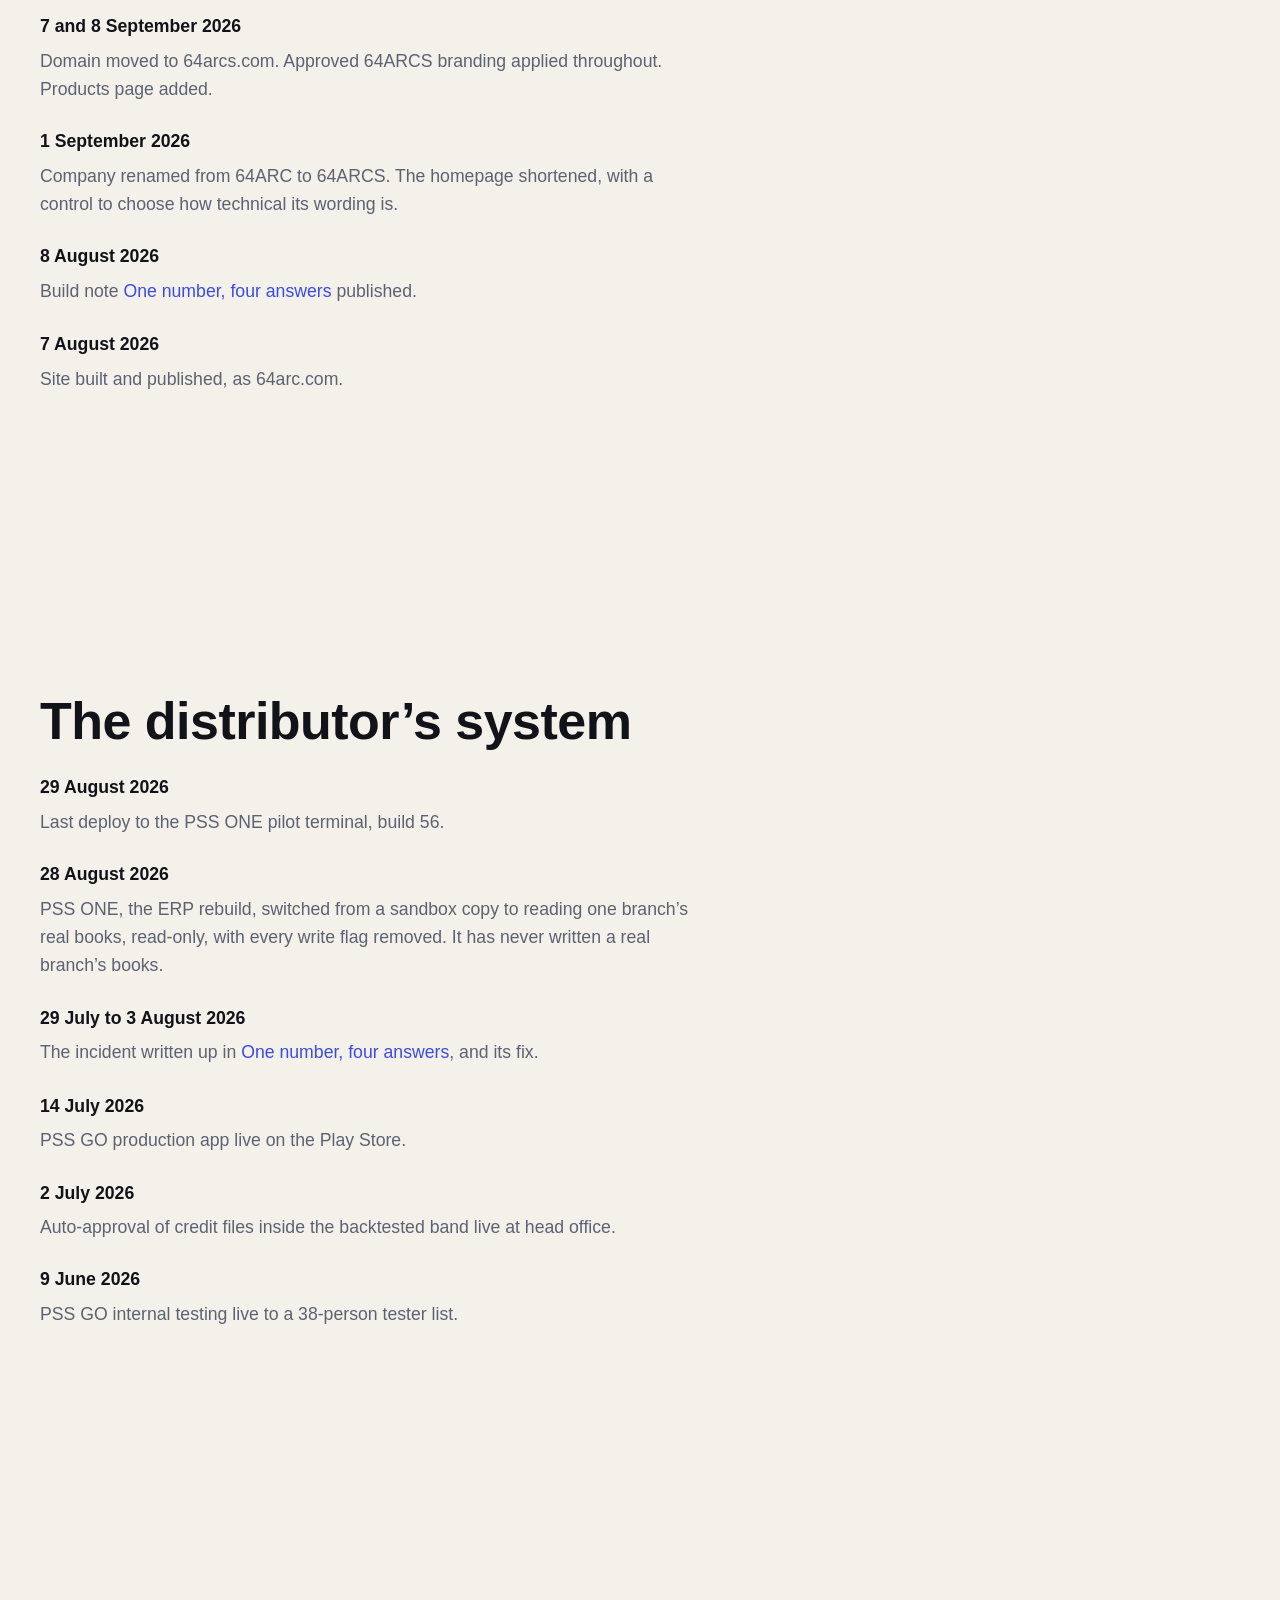
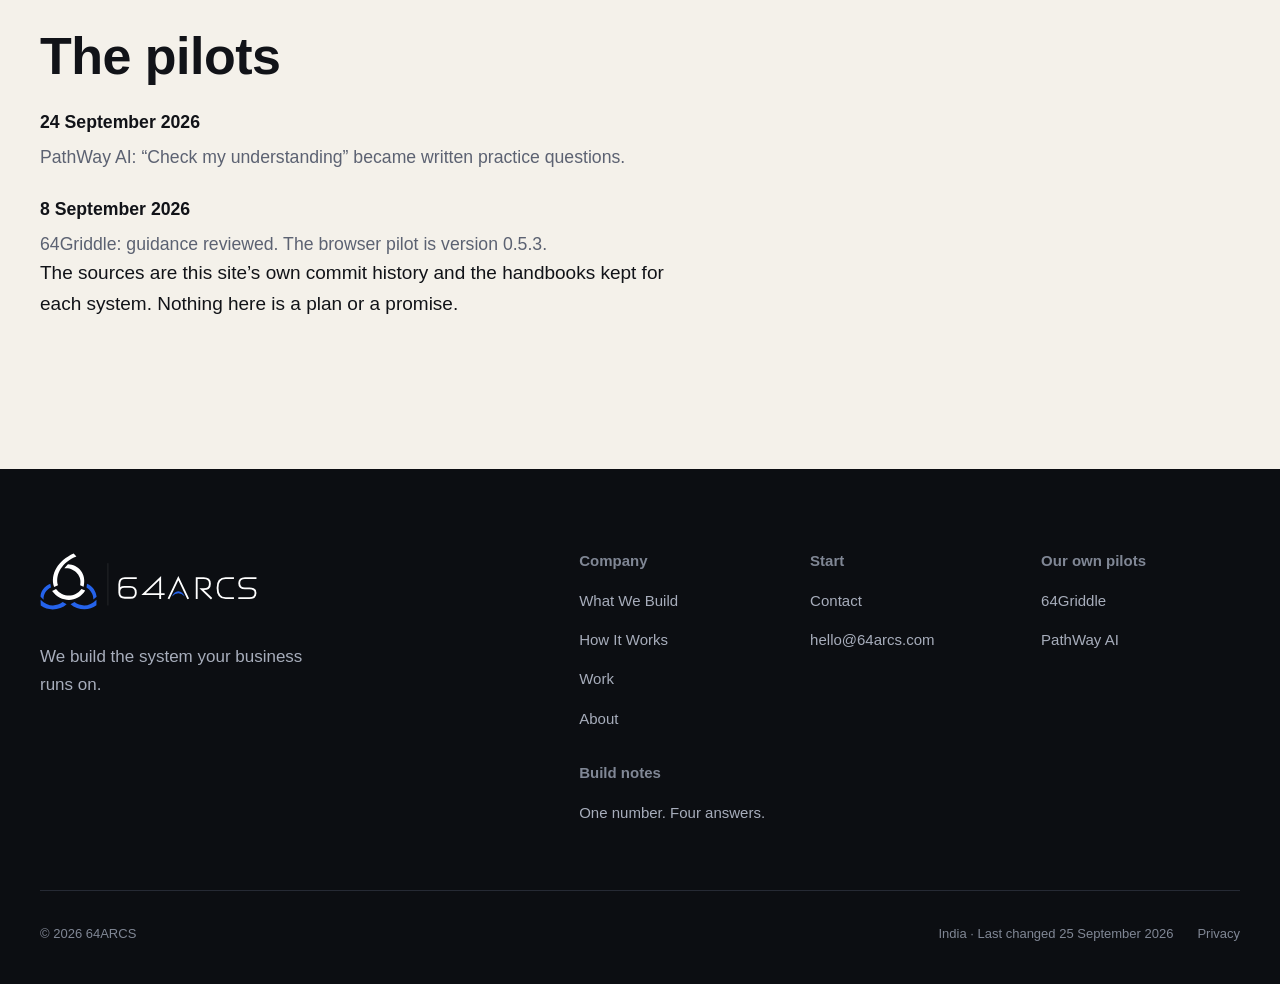
<file: notes.html>
<!DOCTYPE html>
<html lang="en">
<head>
<meta charset="utf-8">
<meta name="viewport" content="width=device-width, initial-scale=1">
<title>Notes — 64ARCS</title>
<meta name="description" content="What changed on this site and in the systems it describes, by date. Every line has a source.">
<link rel="canonical" href="https://64arcs.com/notes.html">

<meta property="og:type" content="website">
<meta property="og:site_name" content="64ARCS">
<meta property="og:title" content="Notes — 64ARCS">
<meta property="og:description" content="What changed on this site and in the systems it describes, by date. Every line has a source.">
<meta property="og:url" content="https://64arcs.com/notes.html">
<meta property="og:image" content="https://64arcs.com/assets/img/og.png">
<meta property="og:image:width" content="1200">
<meta property="og:image:height" content="630">
<meta name="twitter:card" content="summary_large_image">
<meta name="theme-color" content="#F4F1EA">

<link rel="icon" href="favicon.ico" sizes="48x48">
<link rel="icon" href="assets/img/favicon.svg" type="image/svg+xml">
<link rel="apple-touch-icon" href="assets/img/apple-touch-icon.png">
<link rel="manifest" href="site.webmanifest">

<link rel="stylesheet" href="assets/css/site.css">
<noscript><style>[data-contact-form] button[type="submit"] { display: none; }</style></noscript>
</head>
<body>
<a class="skip-link" href="#main">Skip to content</a>

<header class="header">
  <div class="wrap">
    <a class="brand" href="index.html" aria-label="64ARCS — home">
      <span class="brand-lockup" aria-hidden="true">
        <img class="brand-logo brand-logo--light" src="assets/brand/logo-inverse.svg" width="405" height="112" alt="">
        <img class="brand-logo brand-logo--dark" src="assets/brand/logo.svg" width="405" height="112" alt="">
      </span>
    </a>

    <nav class="nav" aria-label="Primary">
      <a class="nav-link" href="what-we-build.html">What We Build</a>
      <a class="nav-link" href="how-it-works.html">How It Works</a>
      <a class="nav-link" href="work.html">Work</a>
      <a class="nav-link" href="products.html">Products</a>
      <a class="nav-link" href="about.html">About</a>
    </nav>

    <a class="btn btn--on-dark header-cta" href="contact.html">
      Contact
      <svg class="arw" width="14" height="10" viewBox="0 0 14 10" fill="none" aria-hidden="true"><path d="M9 1l4 4-4 4M13 5H0" stroke="currentColor" stroke-width="1.5"/></svg>
    </a>

    <button class="burger" type="button" aria-label="Open menu" aria-expanded="false" aria-controls="mobile-nav">
      <span></span><span></span><span></span>
    </button>
  </div>
</header>

<div class="mobile-nav" id="mobile-nav" aria-hidden="true">
  <a class="m-link" href="what-we-build.html"><span class="n">01</span> What We Build</a>
  <a class="m-link" href="how-it-works.html"><span class="n">02</span> How It Works</a>
  <a class="m-link" href="work.html"><span class="n">03</span> Work</a>
  <a class="m-link" href="products.html"><span class="n">04</span> Products</a>
  <a class="m-link" href="about.html"><span class="n">05</span> About</a>
  <div class="m-foot">
    <a class="btn btn--primary" href="contact.html">
      Contact
      <svg class="arw" width="14" height="10" viewBox="0 0 14 10" fill="none" aria-hidden="true"><path d="M9 1l4 4-4 4M13 5H0" stroke="currentColor" stroke-width="1.5"/></svg>
    </a>
  </div>
</div>

<main id="main">
  <section class="page-hero">
    <div class="wrap">
      <h1 class="t-h1">Notes</h1>
      <p class="lead">What changed on this site and in the systems it describes, newest first. The site was first published on 7 August 2026.</p>
    </div>
  </section>

  <section class="section s-ivory">
    <div class="wrap">
      <h2 class="t-h2">This site</h2>
      <dl class="notes">
        <dt>25 September 2026</dt>
        <dd>The wording on every page revised to cut dashes, reversals and slogans, with a date added to anything described as live. Dates on this page corrected. The move to 64arcs.com had been listed under 21 September; the domain changed on 7 September. Every date here now follows the date recorded on the change itself. The old address www.64arc.com now sends each visitor to the same page here, keeping the path. Both pilots link back to this site and show a preview when their address is shared, and PathWay&rsquo;s labels on a phone are now readable.</dd>
        <dt>24 September 2026</dt>
        <dd>Products returned to the navigation, and the homepage proof section became three things built. What We Build, Work, How It Works, About and the AI page rewritten in plain language, and every capability line on What We Build now says built, pilot or not built yet. Two labels on the Work diagram corrected. PSSAO is a catalogue site with no checkout, and PSS ONE has no CRM or legal module. Later the same day, scroll animations, background textures, mono eyebrow labels, chip strips and the identical closing band that ended eight pages were removed. Real screenshots of both pilots and of the field app&rsquo;s order screen were added, and this page.</dd>
        <dt>21 September 2026</dt>
        <dd>Three claims corrected after an audit. A competitor had been named, an iOS app that has never run on a device had been listed as live, and PSS ONE was still described as running against a sandbox copy. Products page rebuilt so each pilot&rsquo;s limits sit in their own panel.</dd>
        <dt>18 September 2026</dt>
        <dd>Privacy note rewritten for PathWay practice sharing.</dd>
        <dt>14 and 15 September 2026</dt>
        <dd>64Griddle and PathWay AI listed as pilots, each with a browser pilot behind its tile.</dd>
        <dt>7 and 8 September 2026</dt>
        <dd>Domain moved to 64arcs.com. Approved 64ARCS branding applied throughout. Products page added.</dd>
        <dt>1 September 2026</dt>
        <dd>Company renamed from 64ARC to 64ARCS. The homepage shortened, with a control to choose how technical its wording is.</dd>
        <dt>8 August 2026</dt>
        <dd>Build note <a class="link" href="one-number-four-answers.html">One number, four answers</a> published.</dd>
        <dt>7 August 2026</dt>
        <dd>Site built and published, as 64arc.com.</dd>
      </dl>
    </div>
  </section>

  <section class="section s-ivory">
    <div class="wrap">
      <h2 class="t-h2">The distributor&rsquo;s system</h2>
      <dl class="notes">
        <dt>29 August 2026</dt>
        <dd>Last deploy to the PSS ONE pilot terminal, build 56.</dd>
        <dt>28 August 2026</dt>
        <dd>PSS ONE, the ERP rebuild, switched from a sandbox copy to reading one branch&rsquo;s real books, read-only, with every write flag removed. It has never written a real branch&rsquo;s books.</dd>
        <dt>29 July to 3 August 2026</dt>
        <dd>The incident written up in <a class="link" href="one-number-four-answers.html">One number, four answers</a>, and its fix.</dd>
        <dt>14 July 2026</dt>
        <dd>PSS GO production app live on the Play Store.</dd>
        <dt>2 July 2026</dt>
        <dd>Auto-approval of credit files inside the backtested band live at head office.</dd>
        <dt>9 June 2026</dt>
        <dd>PSS GO internal testing live to a 38-person tester list.</dd>
      </dl>
    </div>
  </section>

  <section class="section s-ivory">
    <div class="wrap">
      <h2 class="t-h2">The pilots</h2>
      <dl class="notes">
        <dt>24 September 2026</dt>
        <dd>PathWay AI: &ldquo;Check my understanding&rdquo; became written practice questions.</dd>
        <dt>8 September 2026</dt>
        <dd>64Griddle: guidance reviewed. The browser pilot is version 0.5.3.</dd>
      </dl>
      <p class="closer">The sources are this site&rsquo;s own commit history and the handbooks kept for each system. Nothing here is a plan or a promise.</p>
    </div>
  </section>
</main>

<footer class="footer">
  <div class="wrap">
    <div class="footer-top">
      <div>
        <a class="brand" href="index.html" aria-label="64ARCS — home">
          <span class="brand-lockup" aria-hidden="true">
        <img class="brand-logo brand-logo--light" src="assets/brand/logo-inverse.svg" width="405" height="112" alt="">
        <img class="brand-logo brand-logo--dark" src="assets/brand/logo.svg" width="405" height="112" alt="">
      </span>
        </a>
        <p class="footer-tag">We build the system your business runs on.</p>
      </div>

      <nav class="footer-nav" aria-label="Footer">
        <div>
          <h4>Company</h4>
          <ul>
            <li><a href="what-we-build.html">What We Build</a></li>
            <li><a href="how-it-works.html">How It Works</a></li>
            <li><a href="work.html">Work</a></li>
            <li><a href="about.html">About</a></li>
          </ul>
        </div>
        <div>
          <h4>Start</h4>
          <ul>
            <li><a href="contact.html">Contact</a></li>
            <li><a data-mail="text" href="mailto:hello@64arcs.com">hello@64arcs.com</a></li>
          </ul>
        </div>
        <div>
          <h4>Our own pilots</h4>
          <ul>
            <li><a href="products.html#griddle">64Griddle</a></li>
            <li><a href="products.html#pathway">PathWay AI</a></li>
          </ul>
        </div>
        <div>
          <h4>Build notes</h4>
          <ul>
            <li><a href="one-number-four-answers.html">One number. Four answers.</a></li>
          </ul>
        </div>
      </nav>
    </div>

    <div class="footer-bottom">
      <span>&copy; <span data-year>2026</span> 64ARCS</span>
      <div class="set">
        <span>India &middot; <a href="notes.html">Last changed 25 September 2026</a></span>
        <a href="privacy.html">Privacy</a>
      </div>
    </div>
  </div>
</footer>

<script src="assets/js/site.js"></script>
</body>
</html>
</file>
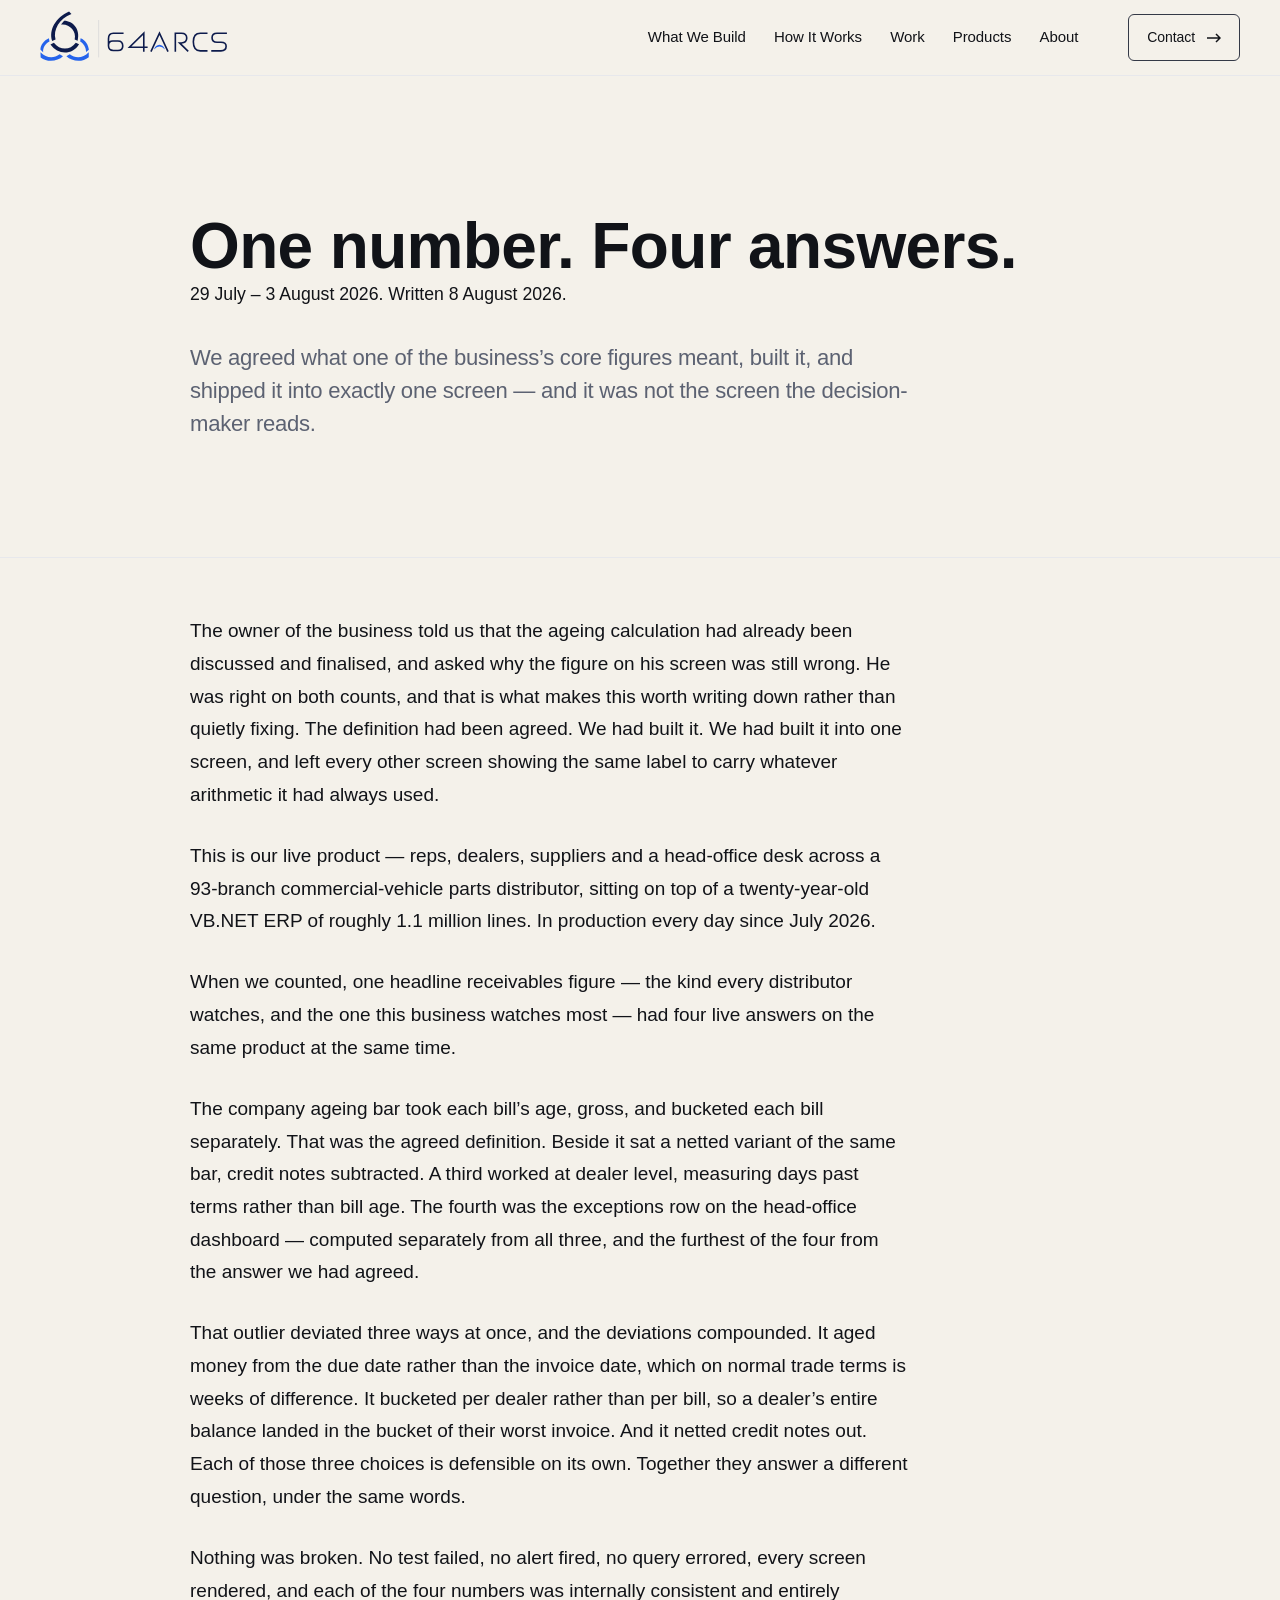
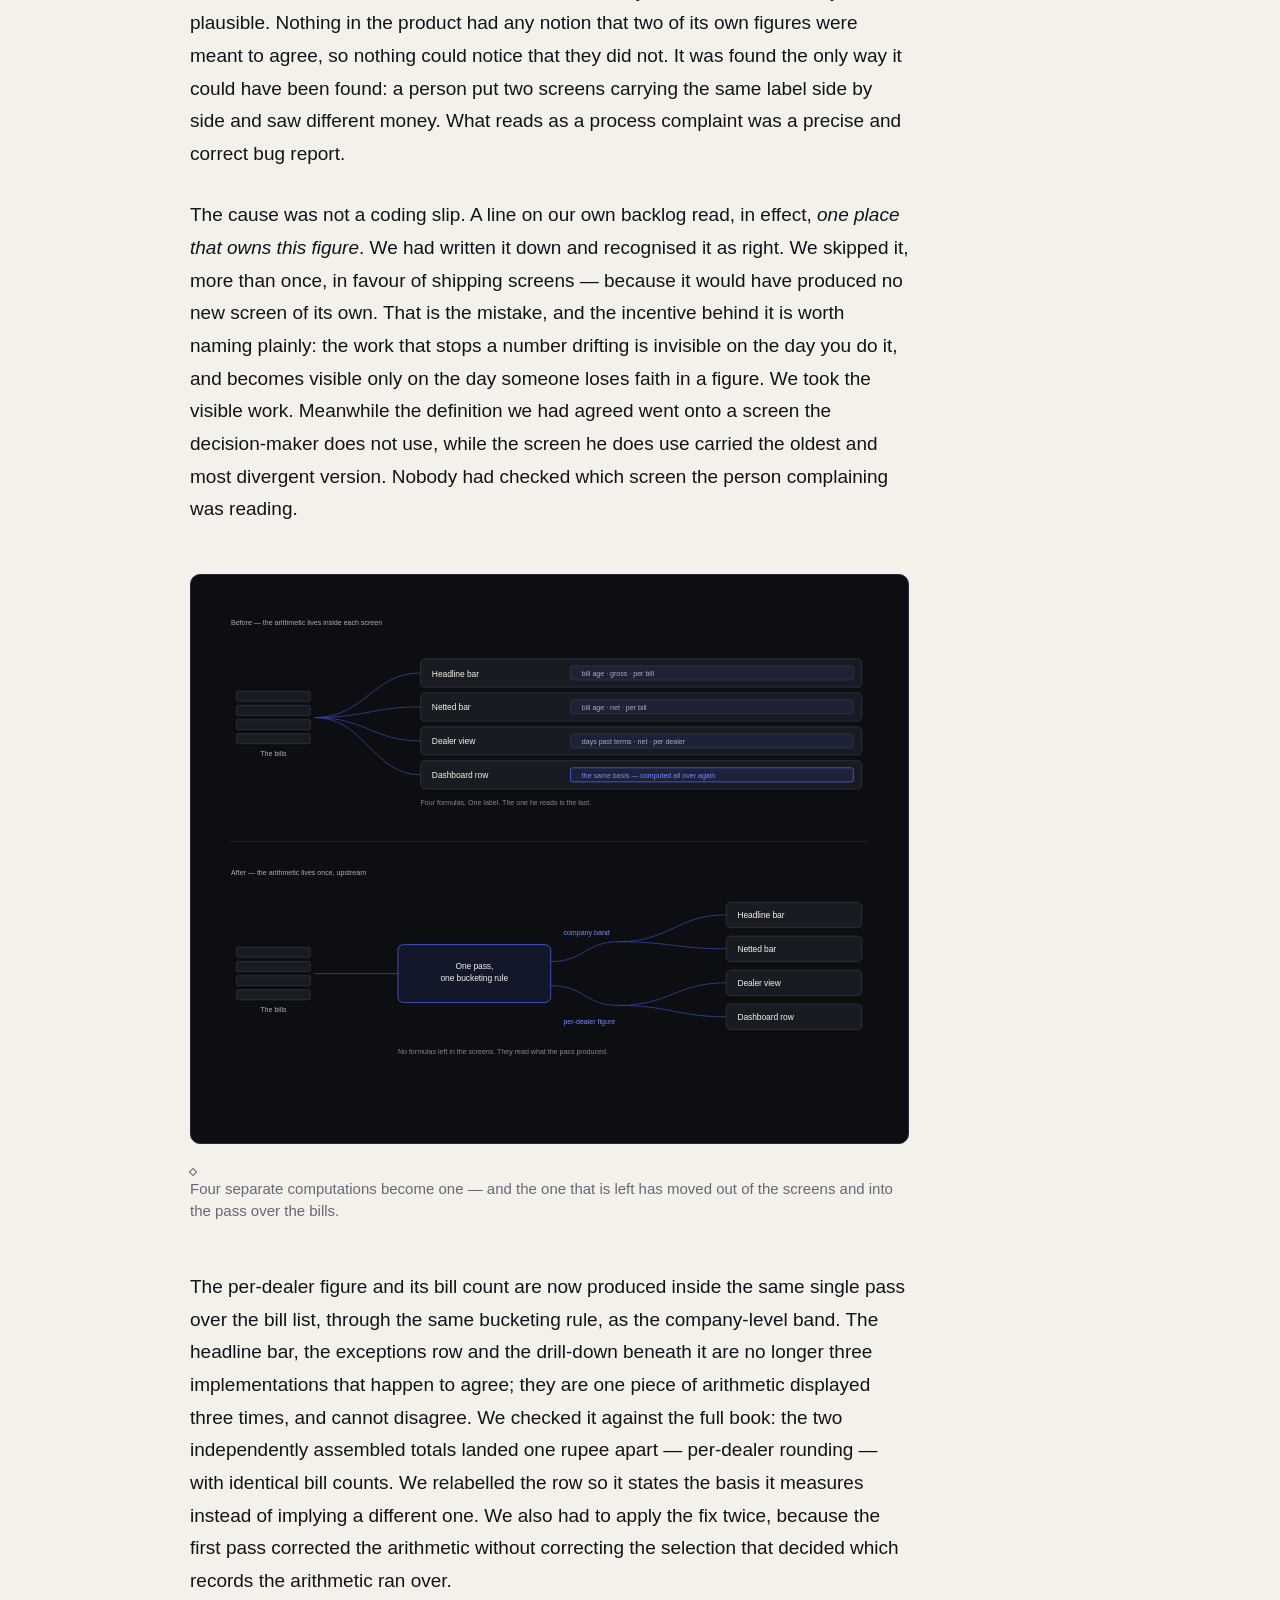
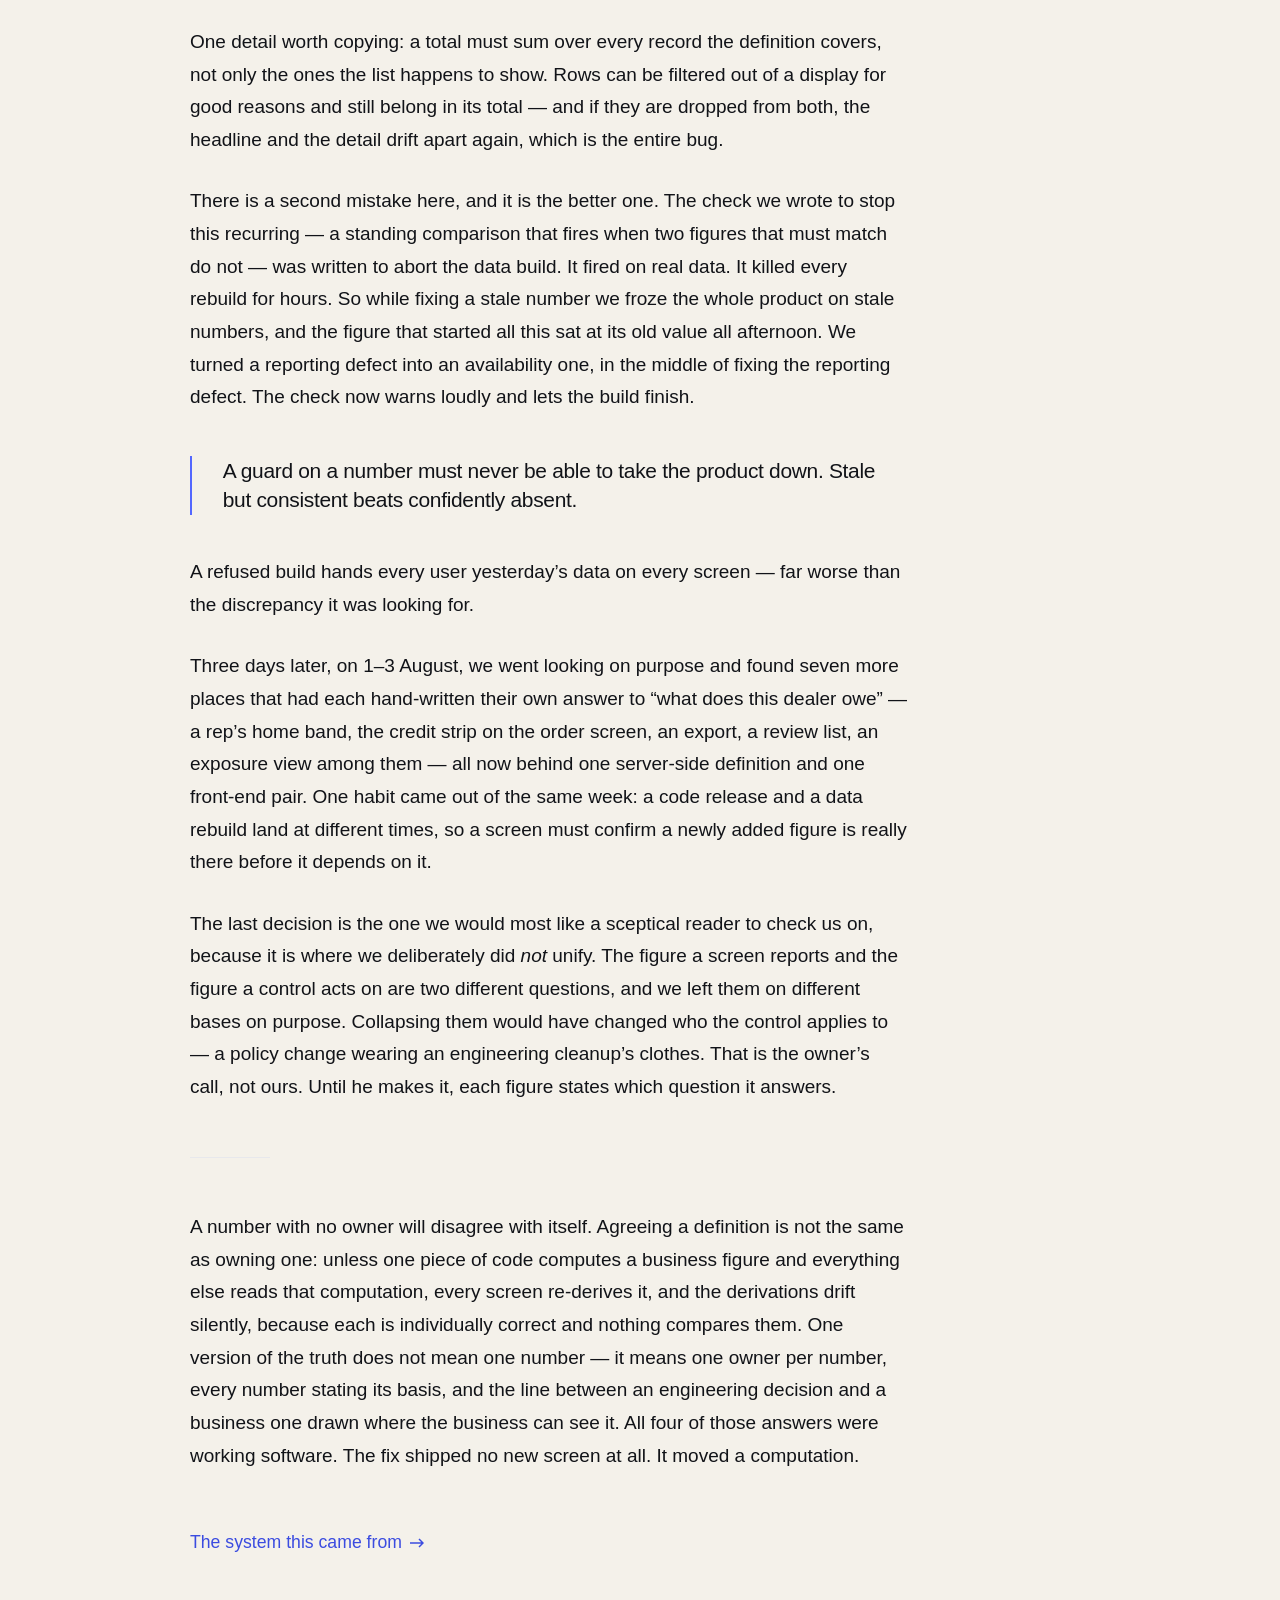
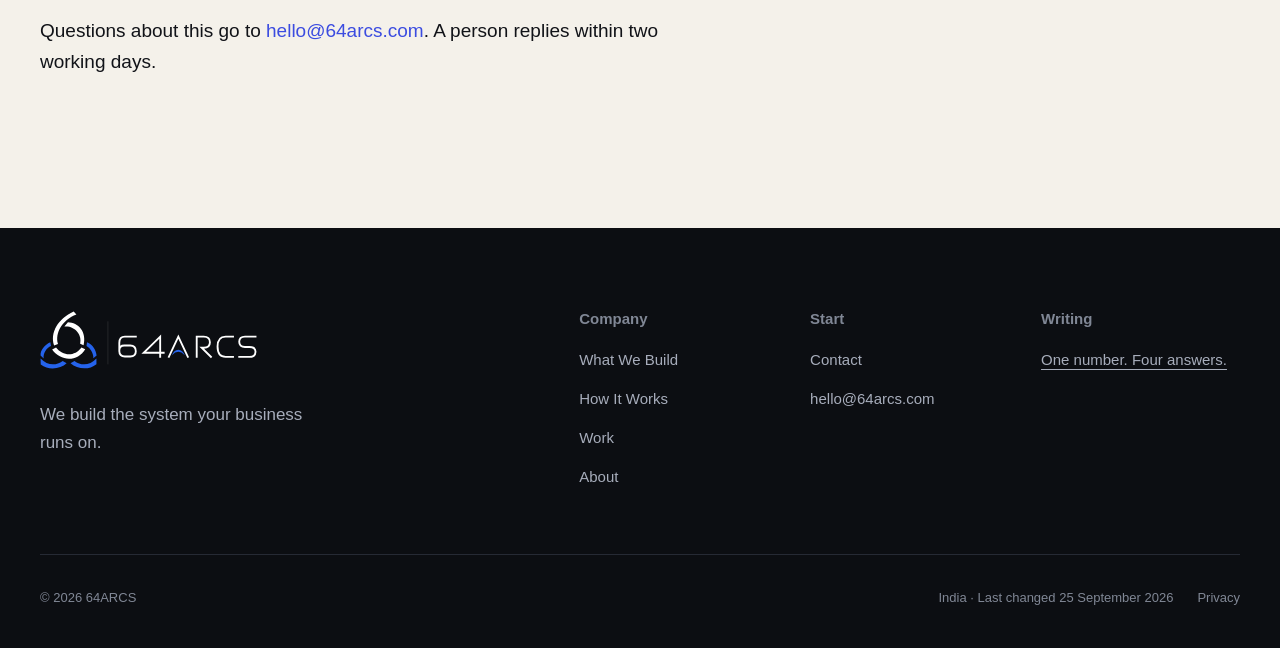
<file: one-number-four-answers.html>
<!DOCTYPE html>
<html lang="en">
<head>
<meta charset="utf-8">
<meta name="viewport" content="width=device-width, initial-scale=1">
<title>One number. Four answers. — a build note from 64ARCS</title>
<meta name="description" content="One business figure, computed four different ways in the same product, with nothing able to notice they disagreed. An engineering note on who owns a number.">
<link rel="canonical" href="https://64arcs.com/one-number-four-answers.html">

<meta property="og:type" content="article">
<meta property="og:site_name" content="64ARCS">
<meta property="og:title" content="One number. Four answers. — a build note from 64ARCS">
<meta property="og:description" content="The same question had four live answers on the same product at the same time. Nothing was broken. Nothing failed. A build note about who owns a number.">
<meta property="og:url" content="https://64arcs.com/one-number-four-answers.html">
<meta property="og:image" content="https://64arcs.com/assets/img/og.png">
<meta property="og:image:width" content="1200">
<meta property="og:image:height" content="630">
<meta name="twitter:card" content="summary_large_image">
<meta name="theme-color" content="#F4F1EA">

<link rel="icon" href="favicon.ico" sizes="48x48">
<link rel="icon" href="assets/img/favicon.svg" type="image/svg+xml">
<link rel="apple-touch-icon" href="assets/img/apple-touch-icon.png">
<link rel="manifest" href="site.webmanifest">

<link rel="stylesheet" href="assets/css/site.css">
<noscript><style>[data-contact-form] button[type="submit"] { display: none; }</style></noscript>
</head>
<body>
<a class="skip-link" href="#main">Skip to content</a>

<header class="header">
  <div class="wrap">
    <a class="brand" href="index.html" aria-label="64ARCS — home">
      <span class="brand-lockup" aria-hidden="true">
        <img class="brand-logo brand-logo--light" src="assets/brand/logo-inverse.svg" width="405" height="112" alt="">
        <img class="brand-logo brand-logo--dark" src="assets/brand/logo.svg" width="405" height="112" alt="">
      </span>
    </a>

    <nav class="nav" aria-label="Primary">
      <a class="nav-link" href="what-we-build.html">What We Build</a>
      <a class="nav-link" href="how-it-works.html">How It Works</a>
      <a class="nav-link" href="work.html">Work</a>
      <a class="nav-link" href="products.html">Products</a>
      <a class="nav-link" href="about.html">About</a>
    </nav>

    <a class="btn btn--on-dark header-cta" href="contact.html">
      Contact
      <svg class="arw" width="14" height="10" viewBox="0 0 14 10" fill="none" aria-hidden="true"><path d="M9 1l4 4-4 4M13 5H0" stroke="currentColor" stroke-width="1.5"/></svg>
    </a>

    <button class="burger" type="button" aria-label="Open menu" aria-expanded="false" aria-controls="mobile-nav">
      <span></span><span></span><span></span>
    </button>
  </div>
</header>

<div class="mobile-nav" id="mobile-nav" aria-hidden="true">
  <a class="m-link" href="what-we-build.html"><span class="n">01</span> What We Build</a>
  <a class="m-link" href="how-it-works.html"><span class="n">02</span> How It Works</a>
  <a class="m-link" href="work.html"><span class="n">03</span> Work</a>
  <a class="m-link" href="products.html"><span class="n">04</span> Products</a>
  <a class="m-link" href="about.html"><span class="n">05</span> About</a>
  <div class="m-foot">
    <a class="btn btn--primary" href="contact.html">
      Contact
      <svg class="arw" width="14" height="10" viewBox="0 0 14 10" fill="none" aria-hidden="true"><path d="M9 1l4 4-4 4M13 5H0" stroke="currentColor" stroke-width="1.5"/></svg>
    </a>
  </div>
</div>

<main id="main">

  <!-- ================================ HERO ================================ -->
  <section class="page-hero">
    <div class="wrap wrap--narrow">
      <h1 class="t-h1">One number. Four answers.</h1>
      <p>29 July &ndash; 3 August 2026. Written 8 August 2026.</p>
      <p class="lead">
        We agreed what one of the business&rsquo;s core figures meant, built it, and shipped it
        into exactly one screen &mdash; and it was not the screen the decision-maker reads.
      </p>
    </div>
  </section>

  <!-- ================================ NOTE ================================= -->
  <section class="section section--lg s-ivory">
    <div class="wrap wrap--narrow">
      <div class="prose">

        <p>The owner of the business told us that the ageing calculation had already been
           discussed and finalised, and asked why the figure on his screen was still wrong. He was
           right on both counts, and that is what makes this worth writing down rather than quietly
           fixing. The definition had been agreed. We had built it. We had built it into one
           screen, and left every other screen showing the same label to carry whatever arithmetic
           it had always used.</p>

        <p>This is our live product &mdash; reps, dealers, suppliers and a head-office desk across a
           93-branch commercial-vehicle parts distributor, sitting on top of a twenty-year-old
           VB.NET ERP of roughly 1.1 million lines. In production every day since July 2026.</p>

        <p>When we counted, one headline receivables figure &mdash; the kind every distributor
           watches, and the one this business watches most &mdash; had four live answers on the same
           product at the same time.</p>

        <p>The company ageing bar took each bill&rsquo;s age, gross, and bucketed each bill
           separately. That was the agreed definition. Beside it sat a netted variant of the same
           bar, credit notes subtracted. A third worked at dealer level, measuring days past terms
           rather than bill age. The fourth was the exceptions row on the head-office dashboard
           &mdash; computed separately from all three, and the furthest of the four from the
           answer we had agreed.</p>

        <p>That outlier deviated three ways at once, and the deviations compounded. It aged money
           from the due date rather than the invoice date, which on normal trade terms is weeks of
           difference. It bucketed per dealer rather than per bill, so a dealer&rsquo;s entire
           balance landed in the bucket of their worst invoice. And it netted credit notes out.
           Each of those three choices is defensible on its own. Together they answer a different
           question, under the same words.</p>

        <p>Nothing was broken. No test failed, no alert fired, no query errored, every screen
           rendered, and each of the four numbers was internally consistent and entirely plausible.
           Nothing in the product had any notion that two of its own figures were meant to agree,
           so nothing could notice that they did not. It was found the only way it could have been
           found: a person put two screens carrying the same label side by side and saw different
           money. What reads as a process complaint was a precise and correct bug report.</p>

        <p>The cause was not a coding slip. A line on our own backlog read, in effect, <em>one place
           that owns this figure</em>. We had written it down and recognised it as
           right. We skipped it, more than once, in favour of shipping screens &mdash; because it
           would have produced no new screen of its own. That is the mistake, and the incentive
           behind it is worth naming plainly: the work that stops a number drifting is invisible on
           the day you do it, and becomes visible only on the day someone loses faith in a figure.
           We took the visible work. Meanwhile the definition we had agreed went onto a screen the
           decision-maker does not use, while the screen he does use carried the oldest and most
           divergent version. Nobody had checked which screen the person complaining was reading.</p>

        <figure class="note-figure">
          <div class="frame only-wide">
            <svg viewBox="0 0 900 690" role="img" aria-label="Before: the bills feed four screens, each holding its own formula, and the four formulas differ. After: the bills feed one computation that produces a company band and a per-dealer figure, and the four screens simply read those.">

              <!-- ============================ BEFORE ============================ -->
              <text class="d-label" x="0" y="14">Before &mdash; the arithmetic lives inside each screen</text>

              <!-- the bills -->
              <g>
                <rect class="d-node" x="8"  y="108" width="104" height="14" rx="2"/>
                <rect class="d-node" x="8"  y="128" width="104" height="14" rx="2"/>
                <rect class="d-node" x="8"  y="148" width="104" height="14" rx="2"/>
                <rect class="d-node" x="8"  y="168" width="104" height="14" rx="2"/>
                <text class="d-label" x="60" y="200" text-anchor="middle">The bills</text>
              </g>

              <!-- four divergent paths -->
              <g class="d-link">
                <path  d="M118 145 C190 145 200 82 268 82"/>
                <path  d="M118 145 C190 145 200 130 268 130"/>
                <path  d="M118 145 C190 145 200 178 268 178"/>
                <path  d="M118 145 C190 145 200 226 268 226"/>
              </g>

              <!-- four screens, each with its own formula box -->
              <g>
                <rect class="d-node" x="268" y="62" width="624" height="40" rx="6"/>
                <text class="d-title" x="284" y="87" style="font-size:12px">Headline bar</text>
                <rect x="480" y="72" width="400" height="20" rx="3" fill="rgba(83,103,255,.10)" stroke="#343947"/>
                <text class="d-label" x="496" y="86">bill age &middot; gross &middot; per bill</text>
              </g>
              <g>
                <rect class="d-node" x="268" y="110" width="624" height="40" rx="6"/>
                <text class="d-title" x="284" y="135" style="font-size:12px">Netted bar</text>
                <rect x="480" y="120" width="400" height="20" rx="3" fill="rgba(83,103,255,.10)" stroke="#343947"/>
                <text class="d-label" x="496" y="134">bill age &middot; net &middot; per bill</text>
              </g>
              <g>
                <rect class="d-node" x="268" y="158" width="624" height="40" rx="6"/>
                <text class="d-title" x="284" y="183" style="font-size:12px">Dealer view</text>
                <rect x="480" y="168" width="400" height="20" rx="3" fill="rgba(83,103,255,.10)" stroke="#343947"/>
                <text class="d-label" x="496" y="182">days past terms &middot; net &middot; per dealer</text>
              </g>
              <g>
                <rect class="d-node" x="268" y="206" width="624" height="40" rx="6" stroke="#5367FF"/>
                <text class="d-title" x="284" y="231" style="font-size:12px">Dashboard row</text>
                <rect x="480" y="216" width="400" height="20" rx="3" fill="rgba(83,103,255,.10)" stroke="#5367FF"/>
                <text class="d-label" x="496" y="230" style="fill:#7A89FF">the same basis &mdash; computed all over again</text>
              </g>
              <text class="d-label" x="268" y="268" style="fill:#808795">Four formulas. One label. The one he reads is the last.</text>

              <!-- divider -->
              <path d="M0 320 H900" stroke="#262A34" stroke-width="1"/>

              <!-- ============================= AFTER ============================= -->
              <text class="d-label" x="0" y="368">After &mdash; the arithmetic lives once, upstream</text>

              <g>
                <rect class="d-node" x="8"  y="470" width="104" height="14" rx="2"/>
                <rect class="d-node" x="8"  y="490" width="104" height="14" rx="2"/>
                <rect class="d-node" x="8"  y="510" width="104" height="14" rx="2"/>
                <rect class="d-node" x="8"  y="530" width="104" height="14" rx="2"/>
                <text class="d-label" x="60" y="562" text-anchor="middle">The bills</text>
              </g>

              <path class="d-link" d="M118 507 H236"/>

              <!-- the single computation -->
              <g>
                <rect x="236" y="466" width="216" height="82" rx="8" fill="rgba(83,103,255,.10)" stroke="#5367FF"/>
                <text class="d-title" x="344" y="500" text-anchor="middle" style="font-size:12px">One pass,</text>
                <text class="d-title" x="344" y="518" text-anchor="middle" style="font-size:12px">one bucketing rule</text>
              </g>

              <!-- two outputs -->
              <g class="d-link">
                <path  d="M452 490 C500 490 500 462 548 462"/>
                <path  d="M452 524 C500 524 500 552 548 552"/>
              </g>
              <text class="d-label" x="470" y="452" style="fill:#7A89FF">company band</text>
              <text class="d-label" x="470" y="578" style="fill:#7A89FF">per-dealer figure</text>

              <g class="d-link">
                <path  d="M548 462 C620 462 630 424 700 424"/>
                <path  d="M548 462 C620 462 630 472 700 472"/>
                <path  d="M548 552 C620 552 630 520 700 520"/>
                <path  d="M548 552 C620 552 630 568 700 568"/>
              </g>

              <!-- the same four screens, now with nothing to compute -->
              <g>
                <rect class="d-node" x="700" y="406" width="192" height="36" rx="6"/>
                <text class="d-title" x="716" y="429" style="font-size:12px">Headline bar</text>
                <rect class="d-node" x="700" y="454" width="192" height="36" rx="6"/>
                <text class="d-title" x="716" y="477" style="font-size:12px">Netted bar</text>
                <rect class="d-node" x="700" y="502" width="192" height="36" rx="6"/>
                <text class="d-title" x="716" y="525" style="font-size:12px">Dealer view</text>
                <rect class="d-node" x="700" y="550" width="192" height="36" rx="6"/>
                <text class="d-title" x="716" y="573" style="font-size:12px">Dashboard row</text>
              </g>

              <path  style="--flow-dur:3s" d="M118 507 H236"/>
              <text class="d-label" x="236" y="620" style="fill:#808795">No formulas left in the screens. They read what the pass produced.</text>
            </svg>
          </div>
          <div class="only-narrow ledger-stack">
            <p class="ledger-head">Before &mdash; the arithmetic lived inside each screen</p>
            <ol class="ledger">
              <li><b>Headline bar</b><span>bill age &middot; gross &middot; per bill</span></li>
              <li><b>Netted bar</b><span>bill age &middot; net &middot; per bill</span></li>
              <li><b>Dealer view</b><span>days past terms &middot; net &middot; per dealer</span></li>
              <li class="is-odd"><b>Dashboard row</b><span>the same basis &mdash; computed all over again</span></li>
            </ol>
            <p class="ledger-head">After &mdash; the arithmetic lives once, upstream</p>
            <ol class="ledger">
              <li class="is-one"><b>One pass, one bucketing rule</b><span>produces a company band and a per-dealer figure</span></li>
            </ol>
            <p class="eco-note">All four screens now read that one computation. None of them compute anything.</p>
          </div>
          <figcaption>Four separate computations become one &mdash; and the one that is left has moved out of the screens and into the pass over the bills.</figcaption>
        </figure>

        <p>The per-dealer figure and its bill count are now produced inside the same single pass
           over the bill list, through the same bucketing rule, as the company-level band. The
           headline bar, the exceptions row and the drill-down beneath it are no longer three
           implementations that happen to agree; they are one piece of arithmetic displayed three
           times, and cannot disagree. We checked it against the full book: the two independently
           assembled totals landed one rupee apart &mdash; per-dealer rounding &mdash; with
           identical bill counts. We relabelled the row so it states the basis it measures instead
           of implying a different one. We also had to apply the fix twice, because the first pass
           corrected the arithmetic without correcting the selection that decided which records the
           arithmetic ran over.</p>

        <p>One detail worth copying: a total must sum over every record the definition covers, not
           only the ones the list happens to show. Rows can be filtered out of a display for good
           reasons and still belong in its total &mdash; and if they are dropped from both, the
           headline and the detail drift apart again, which is the entire bug.</p>

        <p>There is a second mistake here, and it is the better one. The check we wrote to stop this
           recurring &mdash; a standing comparison that fires when two figures that must match do
           not &mdash; was written to abort the data build. It fired on real data. It killed every
           rebuild for hours. So while fixing a stale number we froze the whole product on stale
           numbers, and the figure that started all this sat at its old value all afternoon. We
           turned a reporting defect into an availability one, in the middle of fixing the reporting
           defect. The check now warns loudly and lets the build finish.</p>

        <blockquote>A guard on a number must never be able to take the product down. Stale but
           consistent beats confidently absent.</blockquote>

        <p>A refused build hands every user yesterday&rsquo;s data on every screen &mdash; far worse
           than the discrepancy it was looking for.</p>

        <p>Three days later, on 1&ndash;3 August, we went looking on purpose and found seven more places that had each
           hand-written their own answer to &ldquo;what does this dealer owe&rdquo; &mdash; a
           rep&rsquo;s home band, the credit strip on the order screen, an export, a review list, an
           exposure view among them &mdash; all now behind one server-side definition and one
           front-end pair. One habit came out of the same week: a code release and a data rebuild
           land at different times, so a screen must confirm a newly added figure is really there
           before it depends on it.</p>

        <p>The last decision is the one we would most like a sceptical reader to check us on,
           because it is where we deliberately did <em>not</em> unify. The figure a screen reports
           and the figure a control acts on are two different questions, and we left them on
           different bases on purpose. Collapsing them would have changed who the control applies
           to &mdash; a policy change wearing an engineering cleanup&rsquo;s clothes. That is the
           owner&rsquo;s call, not ours. Until he makes it, each figure states which question it
           answers.</p>

        <hr>

        <p>A number with no owner will disagree with itself. Agreeing a definition is not the same
           as owning one: unless one piece of code computes a business figure and everything else
           reads that computation, every screen re-derives it, and the derivations drift silently,
           because each is individually correct and nothing compares them. One
           version of the truth does not mean one number &mdash; it means one owner per number,
           every number stating its basis, and the line between an engineering decision and a
           business one drawn where the business can see it. All four of those answers were working
           software. The fix shipped no new screen at all. It moved a computation.</p>

      </div>

      <p  style="margin-top:3.5rem">
        <a class="link" href="work.html#pss">The system this came from
          <svg class="arw" width="14" height="10" viewBox="0 0 14 10" fill="none" aria-hidden="true"><path d="M9 1l4 4-4 4M13 5H0" stroke="currentColor" stroke-width="1.5"/></svg>
        </a>
      </p>
    </div>
  </section>

  <!-- =============================== CTA ================================= -->
<section class="section closer-wrap"><div class="wrap"><p class="closer">Questions about this go to <a class="link" data-mail="text" href="mailto:hello@64arcs.com">hello@64arcs.com</a>. A person replies within two working days.</p></div></section>

</main>

<footer class="footer">
  <div class="wrap">
    <div class="footer-top">
      <div>
        <a class="brand" href="index.html" aria-label="64ARCS — home">
          <span class="brand-lockup" aria-hidden="true">
        <img class="brand-logo brand-logo--light" src="assets/brand/logo-inverse.svg" width="405" height="112" alt="">
        <img class="brand-logo brand-logo--dark" src="assets/brand/logo.svg" width="405" height="112" alt="">
      </span>
        </a>
        <p class="footer-tag">We build the system your business runs on.</p>
      </div>

      <nav class="footer-nav" aria-label="Footer">
        <div>
          <h4>Company</h4>
          <ul>
            <li><a href="what-we-build.html">What We Build</a></li>
            <li><a href="how-it-works.html">How It Works</a></li>
            <li><a href="work.html">Work</a></li>
            <li><a href="about.html">About</a></li>
          </ul>
        </div>
        <div>
          <h4>Start</h4>
          <ul>
            <li><a href="contact.html">Contact</a></li>
            <li><a data-mail="text" href="mailto:hello@64arcs.com">hello@64arcs.com</a></li>
          </ul>
        </div>
        <div>
          <h4>Writing</h4>
          <ul>
            <li><a href="one-number-four-answers.html" aria-current="page">One number. Four answers.</a></li>
          </ul>
        </div>
      </nav>
    </div>

    <div class="footer-bottom">
      <span>&copy; <span data-year>2026</span> 64ARCS</span>
      <div class="set">
        <span>India &middot; <a href="notes.html">Last changed 25 September 2026</a></span>
        <a href="privacy.html">Privacy</a>
      </div>
    </div>
  </div>
</footer>

<script src="assets/js/site.js"></script>
</body>
</html>
</file>
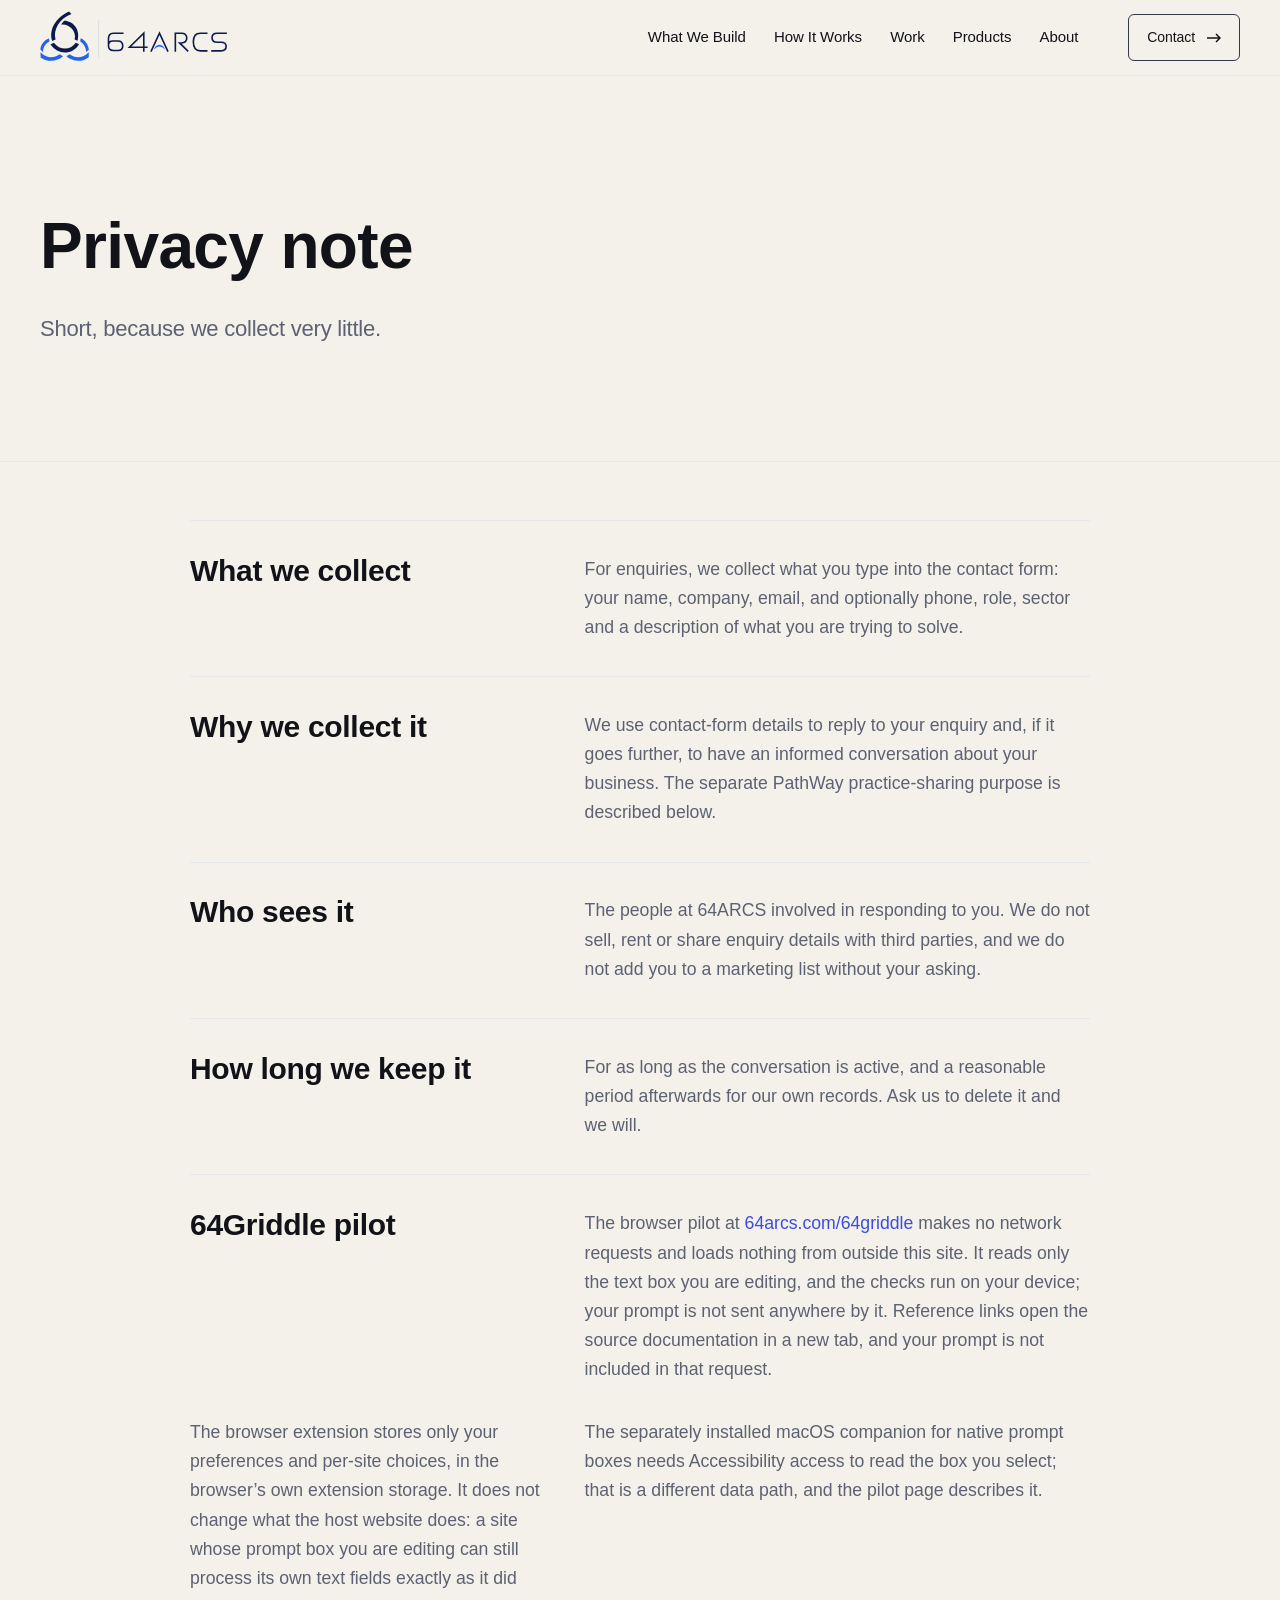
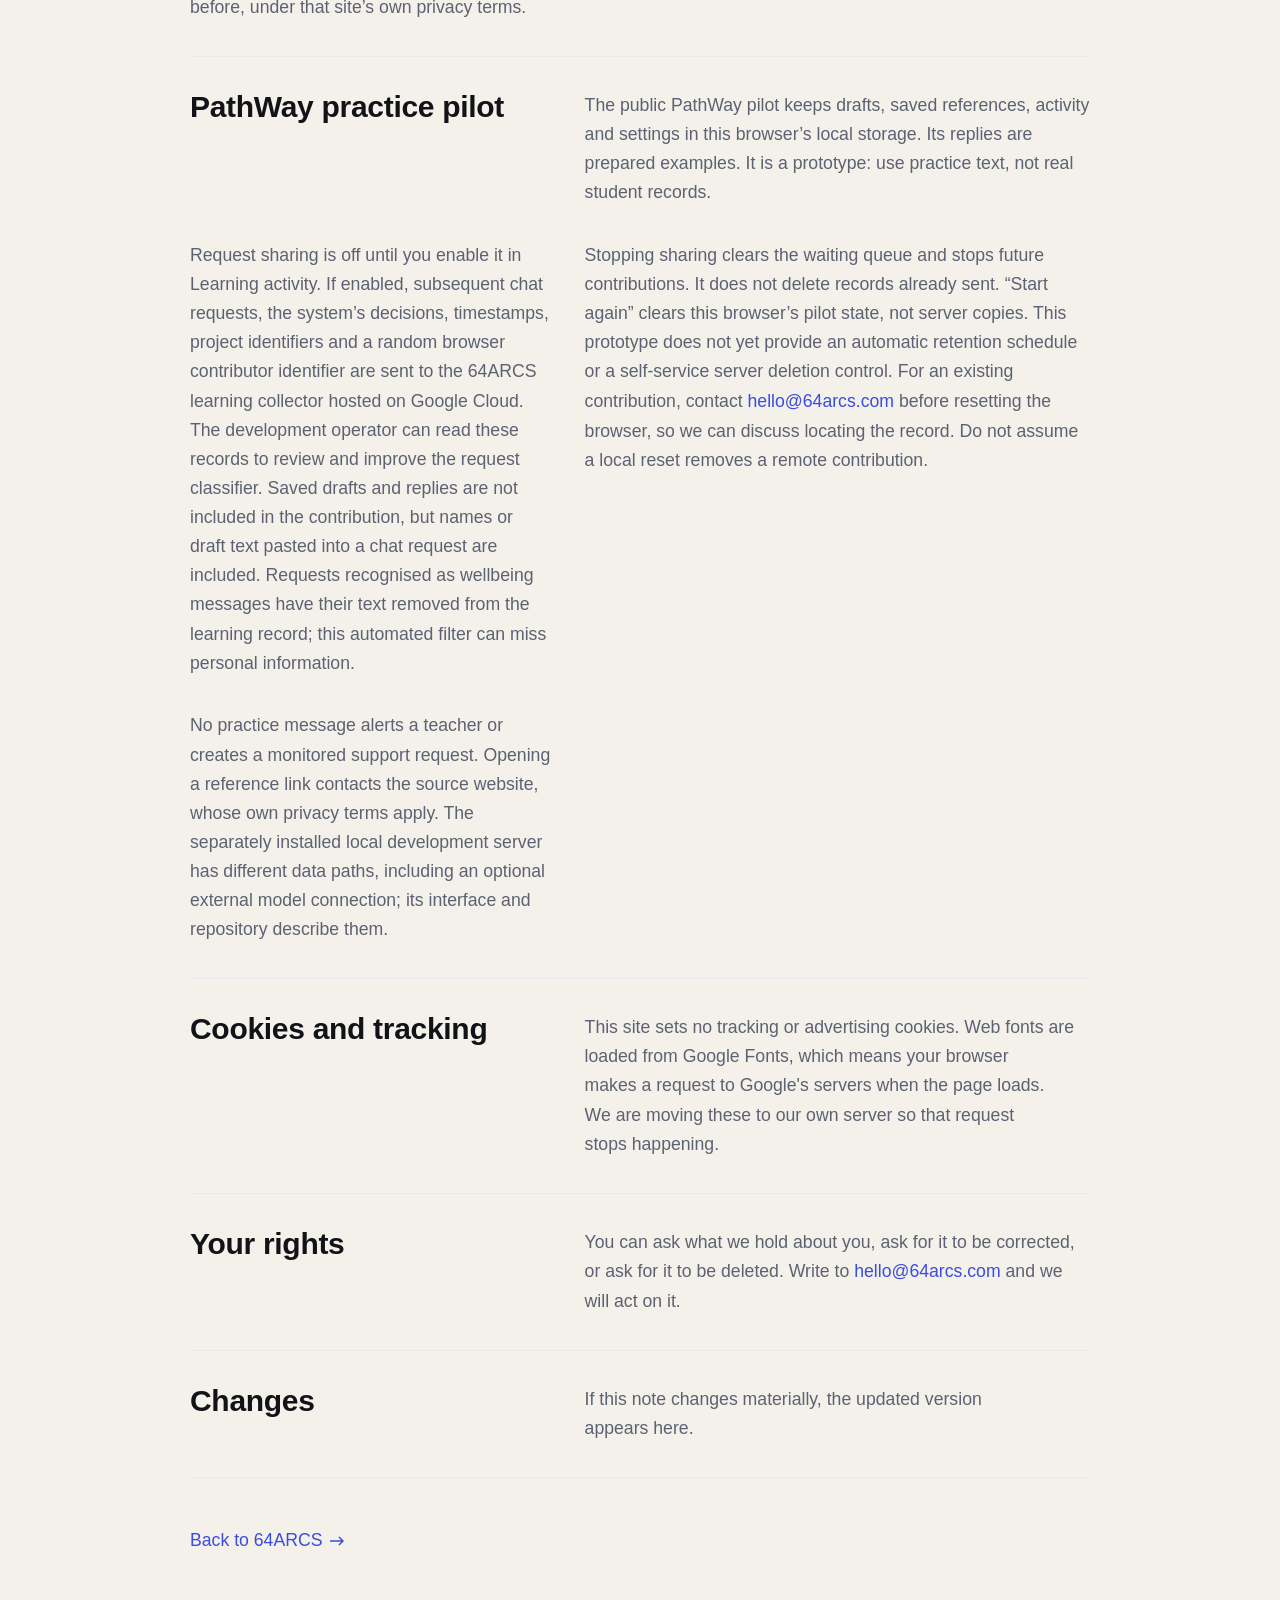
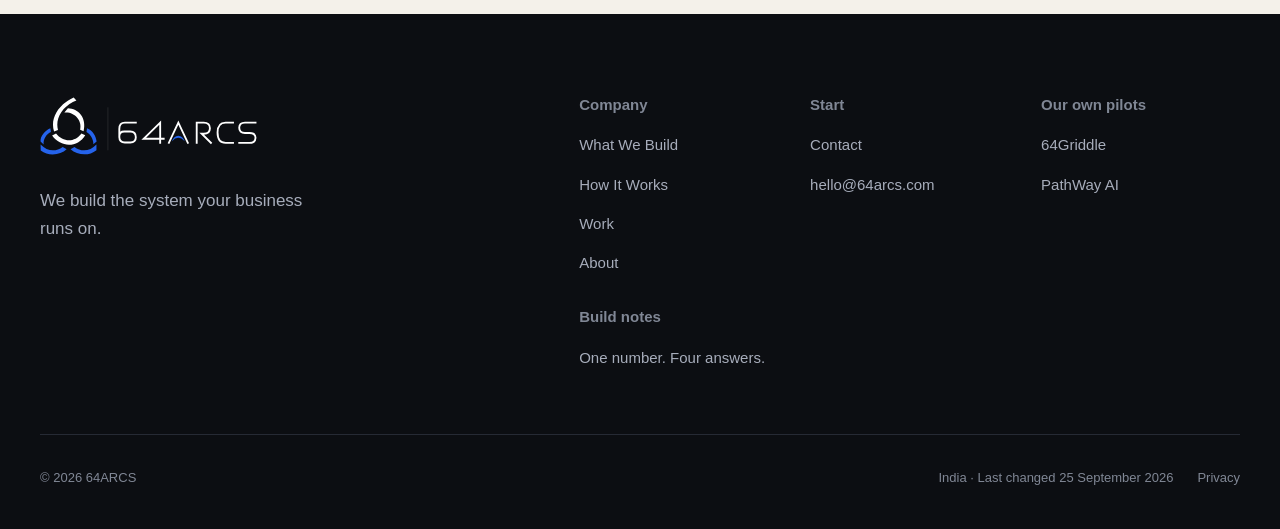
<file: privacy.html>
<!DOCTYPE html>
<html lang="en">
<head>
<meta charset="utf-8">
<meta name="viewport" content="width=device-width, initial-scale=1">
<title>Privacy — 64ARCS</title>
<meta name="description" content="How 64ARCS handles the information you send through this site. Short, because we collect very little.">
<link rel="canonical" href="https://64arcs.com/privacy.html">

<meta property="og:type" content="website">
<meta property="og:site_name" content="64ARCS">
<meta property="og:title" content="Privacy — 64ARCS">
<meta property="og:description" content="How 64ARCS handles the information you send through this site. Short, because we collect very little.">
<meta property="og:url" content="https://64arcs.com/privacy.html">
<meta property="og:image" content="https://64arcs.com/assets/img/og.png">
<meta property="og:image:width" content="1200">
<meta property="og:image:height" content="630">
<meta name="twitter:card" content="summary_large_image">
<meta name="theme-color" content="#F4F1EA">

<link rel="icon" href="favicon.ico" sizes="48x48">
<link rel="icon" href="assets/img/favicon.svg" type="image/svg+xml">
<link rel="apple-touch-icon" href="assets/img/apple-touch-icon.png">
<link rel="manifest" href="site.webmanifest">

<link rel="stylesheet" href="assets/css/site.css">
<noscript><style>[data-contact-form] button[type="submit"] { display: none; }</style></noscript>
</head>
<body>
<a class="skip-link" href="#main">Skip to content</a>

<header class="header">
  <div class="wrap">
    <a class="brand" href="index.html" aria-label="64ARCS — home">
      <span class="brand-lockup" aria-hidden="true">
        <img class="brand-logo brand-logo--light" src="assets/brand/logo-inverse.svg" width="405" height="112" alt="">
        <img class="brand-logo brand-logo--dark" src="assets/brand/logo.svg" width="405" height="112" alt="">
      </span>
    </a>

    <nav class="nav" aria-label="Primary">
      <a class="nav-link" href="what-we-build.html">What We Build</a>
      <a class="nav-link" href="how-it-works.html">How It Works</a>
      <a class="nav-link" href="work.html">Work</a>
      <a class="nav-link" href="products.html">Products</a>
      <a class="nav-link" href="about.html">About</a>
    </nav>

    <a class="btn btn--on-dark header-cta" href="contact.html">
      Contact
      <svg class="arw" width="14" height="10" viewBox="0 0 14 10" fill="none" aria-hidden="true"><path d="M9 1l4 4-4 4M13 5H0" stroke="currentColor" stroke-width="1.5"/></svg>
    </a>

    <button class="burger" type="button" aria-label="Open menu" aria-expanded="false" aria-controls="mobile-nav">
      <span></span><span></span><span></span>
    </button>
  </div>
</header>

<div class="mobile-nav" id="mobile-nav" aria-hidden="true">
  <a class="m-link" href="what-we-build.html"><span class="n">01</span> What We Build</a>
  <a class="m-link" href="how-it-works.html"><span class="n">02</span> How It Works</a>
  <a class="m-link" href="work.html"><span class="n">03</span> Work</a>
  <a class="m-link" href="products.html"><span class="n">04</span> Products</a>
  <a class="m-link" href="about.html"><span class="n">05</span> About</a>
  <div class="m-foot">
    <a class="btn btn--primary" href="contact.html">
      Contact
      <svg class="arw" width="14" height="10" viewBox="0 0 14 10" fill="none" aria-hidden="true"><path d="M9 1l4 4-4 4M13 5H0" stroke="currentColor" stroke-width="1.5"/></svg>
    </a>
  </div>
</div>

<main id="main">

  <section class="page-hero">
    <div class="wrap">
      <h1 class="t-h1">Privacy note</h1>
      <p class="lead">Short, because we collect very little.</p>
    </div>
  </section>

  <section class="section section--lg s-ivory">
    <div class="wrap wrap--narrow">
      <div class="rows">
        <div>
          <h3>What we collect</h3>
          <p>For enquiries, we collect what you type into the contact form: your name, company, email, and optionally
             phone, role, sector and a description of what you are trying to solve.</p>
        </div>
        <div>
          <h3>Why we collect it</h3>
          <p>We use contact-form details to reply to your enquiry and, if it goes further, to have an informed conversation
             about your business. The separate PathWay practice-sharing purpose is described below.</p>
        </div>
        <div>
          <h3>Who sees it</h3>
          <p>The people at 64ARCS involved in responding to you. We do not sell, rent or share
             enquiry details with third parties, and we do not add you to a marketing list without
             your asking.</p>
        </div>
        <div>
          <h3>How long we keep it</h3>
          <p>For as long as the conversation is active, and a reasonable period afterwards for
             our own records. Ask us to delete it and we will.</p>
        </div>
        <div id="griddle-pilot">
          <h3>64Griddle pilot</h3>
          <p>The browser pilot at <a class="link" href="64griddle/">64arcs.com/64griddle</a> makes no network
             requests and loads nothing from outside this site. It reads only the text box you are editing, and the
             checks run on your device; your prompt is not sent anywhere by it. Reference links open the source
             documentation in a new tab, and your prompt is not included in that request.</p>
          <p>The browser extension stores only your preferences and per-site choices, in the browser&rsquo;s own
             extension storage. It does not change what the host website does: a site whose prompt box you are
             editing can still process its own text fields exactly as it did before, under that site&rsquo;s own
             privacy terms.</p>
          <p>The separately installed macOS companion for native prompt boxes needs Accessibility access to read the
             box you select; that is a different data path, and the pilot page describes it.</p>
        </div>
        <div id="pathway-pilot">
          <h3>PathWay practice pilot</h3>
          <p>The public PathWay pilot keeps drafts, saved references, activity and settings in this browser’s local storage.
             Its replies are prepared examples. It is a prototype: use practice text, not real student records.</p>
          <p>Request sharing is off until you enable it in Learning activity. If enabled, subsequent chat requests,
             the system’s decisions, timestamps, project identifiers and a random browser contributor identifier are sent
             to the 64ARCS learning collector hosted on Google Cloud. The development operator can read these records
             to review and improve the request classifier. Saved drafts and replies are not included in the contribution,
             but names or draft text pasted into a chat request are included. Requests recognised as wellbeing messages
             have their text removed from the learning record; this automated filter can miss personal information.</p>
          <p>Stopping sharing clears the waiting queue and stops future contributions. It does not delete records already
             sent. “Start again” clears this browser’s pilot state, not server copies. This prototype does not yet provide
             an automatic retention schedule or a self-service server deletion control. For an existing contribution,
             contact <a class="link" data-mail="text" href="mailto:hello@64arcs.com">hello@64arcs.com</a> before resetting
             the browser, so we can discuss locating the record. Do not assume a local reset removes a remote contribution.</p>
          <p>No practice message alerts a teacher or creates a monitored support request. Opening a reference link contacts
             the source website, whose own privacy terms apply. The separately installed local development server has
             different data paths, including an optional external model connection; its interface and repository describe them.</p>
        </div>
        <div>
          <h3>Cookies and tracking</h3>
          <p>This site sets no tracking or advertising cookies. Web fonts are loaded from Google
             Fonts, which means your browser makes a request to Google's servers when the page
             loads. We are moving these to our own server so that request stops happening.</p>
        </div>
        <div>
          <h3>Your rights</h3>
          <p>You can ask what we hold about you, ask for it to be corrected, or ask for it to be
             deleted. Write to <a class="link" data-mail="text" href="mailto:hello@64arcs.com">hello@64arcs.com</a>
             and we will act on it.</p>
        </div>
        <div>
          <h3>Changes</h3>
          <p>If this note changes materially, the updated version appears here.</p>
        </div>
      </div>

      <p style="margin-top:3rem">
        <a class="link" href="index.html">Back to 64ARCS
          <svg class="arw" width="14" height="10" viewBox="0 0 14 10" fill="none" aria-hidden="true"><path d="M9 1l4 4-4 4M13 5H0" stroke="currentColor" stroke-width="1.5"/></svg>
        </a>
      </p>
    </div>
  </section>
</main>

<footer class="footer">
  <div class="wrap">
    <div class="footer-top">
      <div>
        <a class="brand" href="index.html" aria-label="64ARCS — home">
          <span class="brand-lockup" aria-hidden="true">
        <img class="brand-logo brand-logo--light" src="assets/brand/logo-inverse.svg" width="405" height="112" alt="">
        <img class="brand-logo brand-logo--dark" src="assets/brand/logo.svg" width="405" height="112" alt="">
      </span>
        </a>
        <p class="footer-tag">We build the system your business runs on.</p>
      </div>

      <nav class="footer-nav" aria-label="Footer">
        <div>
          <h4>Company</h4>
          <ul>
            <li><a href="what-we-build.html">What We Build</a></li>
            <li><a href="how-it-works.html">How It Works</a></li>
            <li><a href="work.html">Work</a></li>
            <li><a href="about.html">About</a></li>
          </ul>
        </div>
        <div>
          <h4>Start</h4>
          <ul>
            <li><a href="contact.html">Contact</a></li>
            <li><a data-mail="text" href="mailto:hello@64arcs.com">hello@64arcs.com</a></li>
          </ul>
        </div>
        <div>
          <h4>Our own pilots</h4>
          <ul>
            <li><a href="products.html#griddle">64Griddle</a></li>
            <li><a href="products.html#pathway">PathWay AI</a></li>
          </ul>
        </div>
        <div>
          <h4>Build notes</h4>
          <ul>
            <li><a href="one-number-four-answers.html">One number. Four answers.</a></li>
          </ul>
        </div>
      </nav>
    </div>

    <div class="footer-bottom">
      <span>&copy; <span data-year>2026</span> 64ARCS</span>
      <div class="set">
        <span>India &middot; <a href="notes.html">Last changed 25 September 2026</a></span>
        <a href="privacy.html">Privacy</a>
      </div>
    </div>
  </div>
</footer>

<script src="assets/js/site.js"></script>
</body>
</html>
</file>
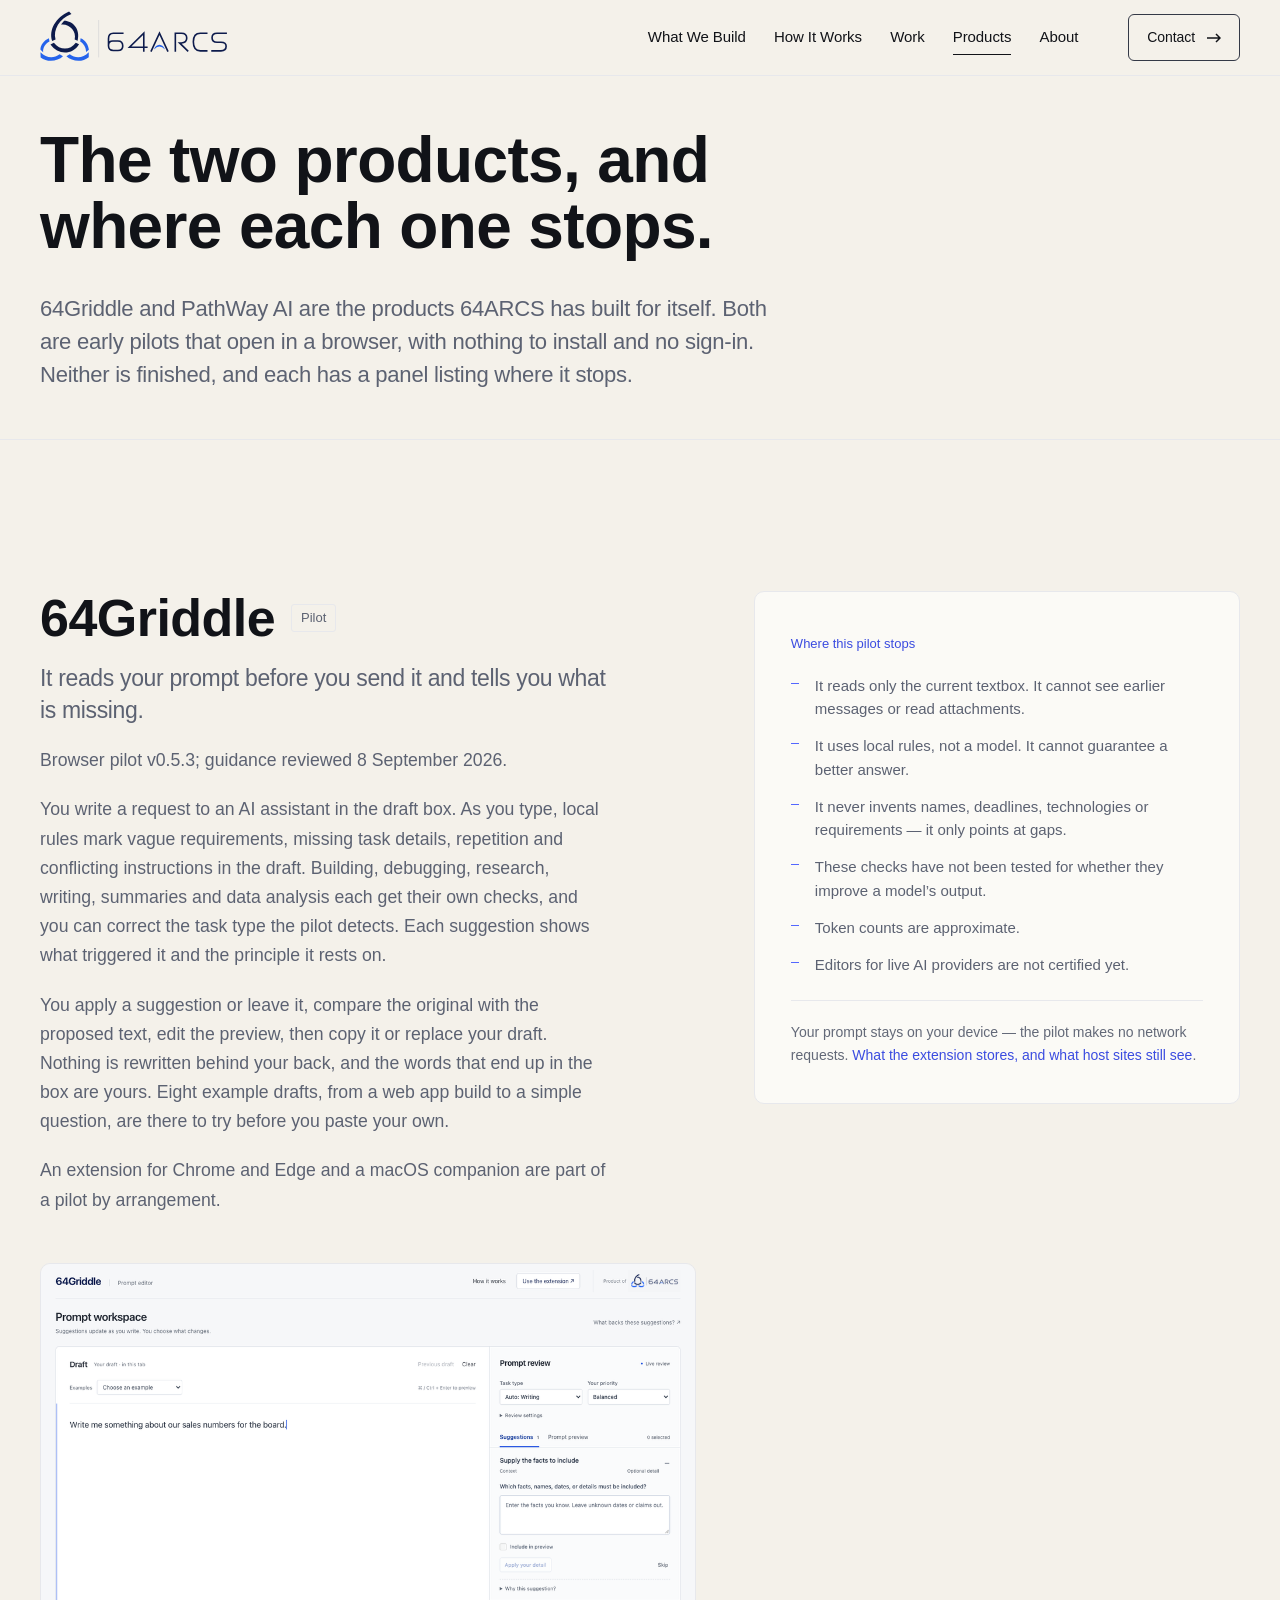
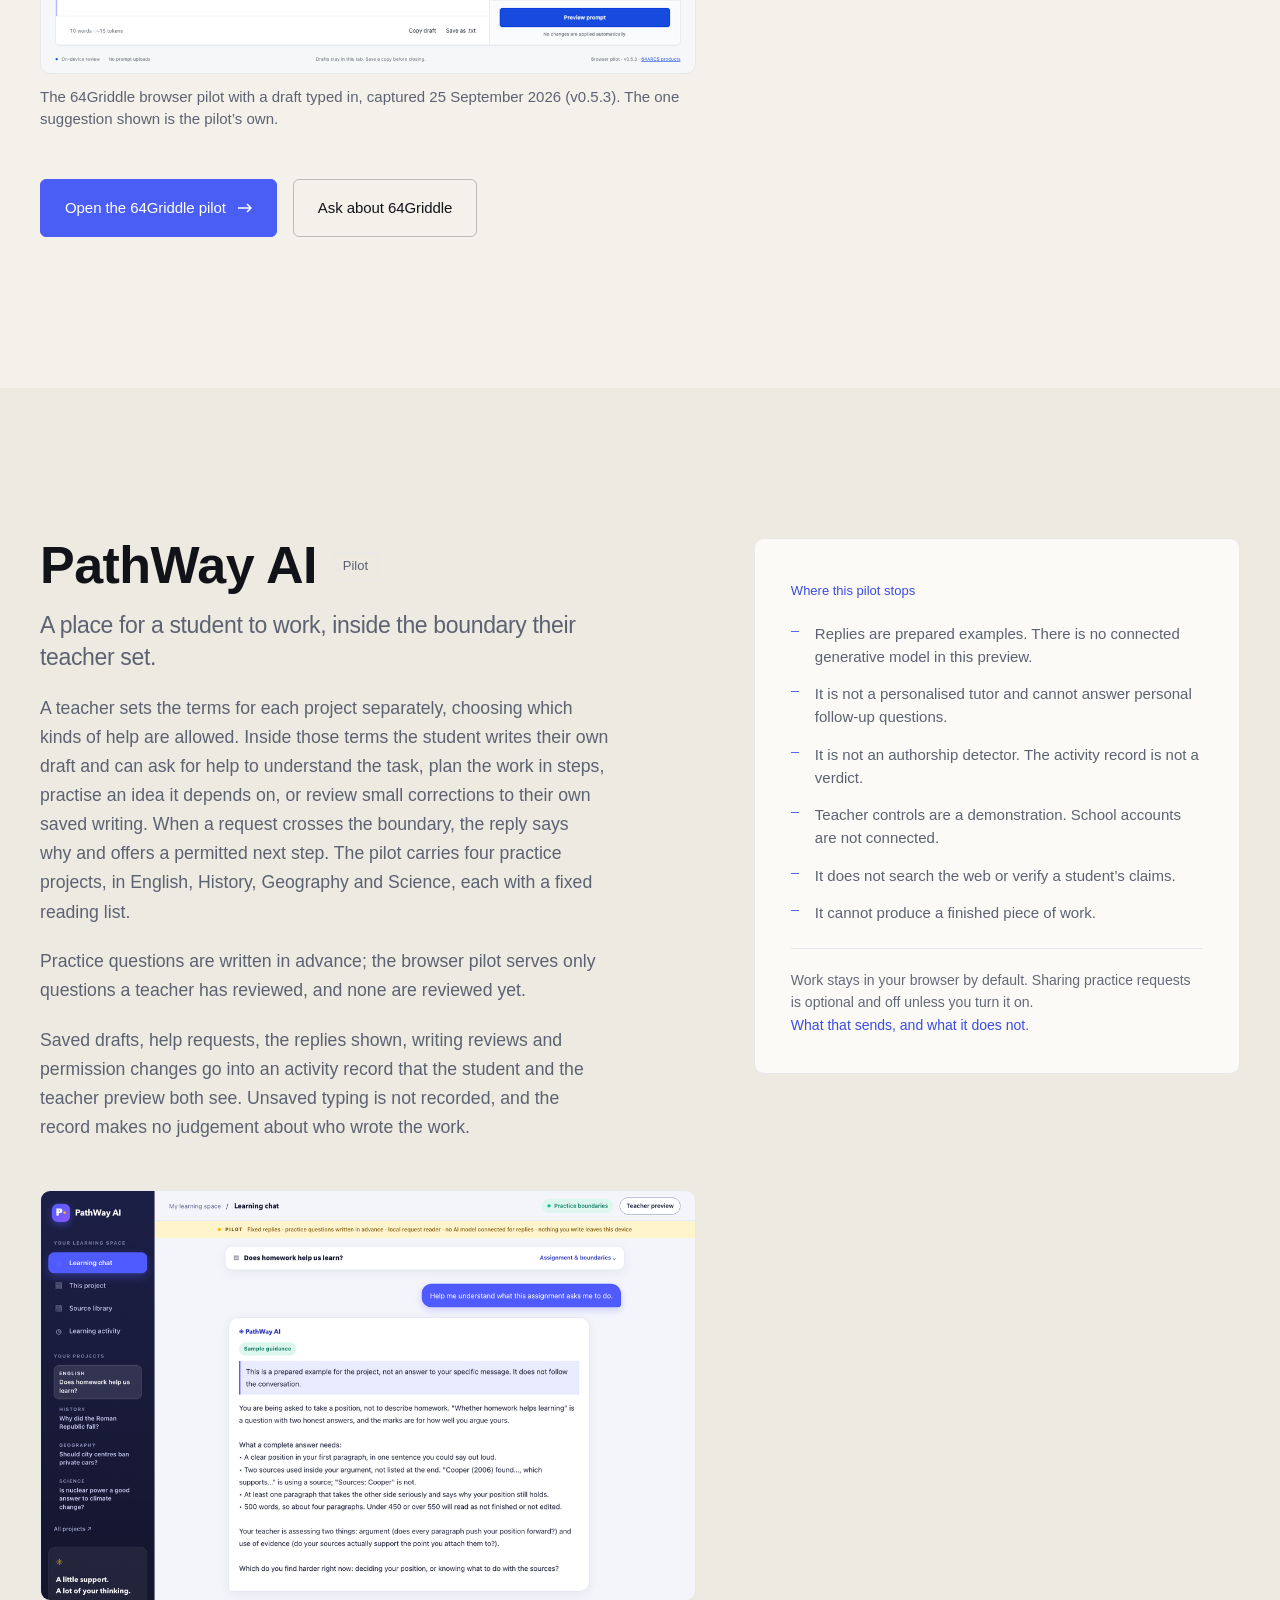
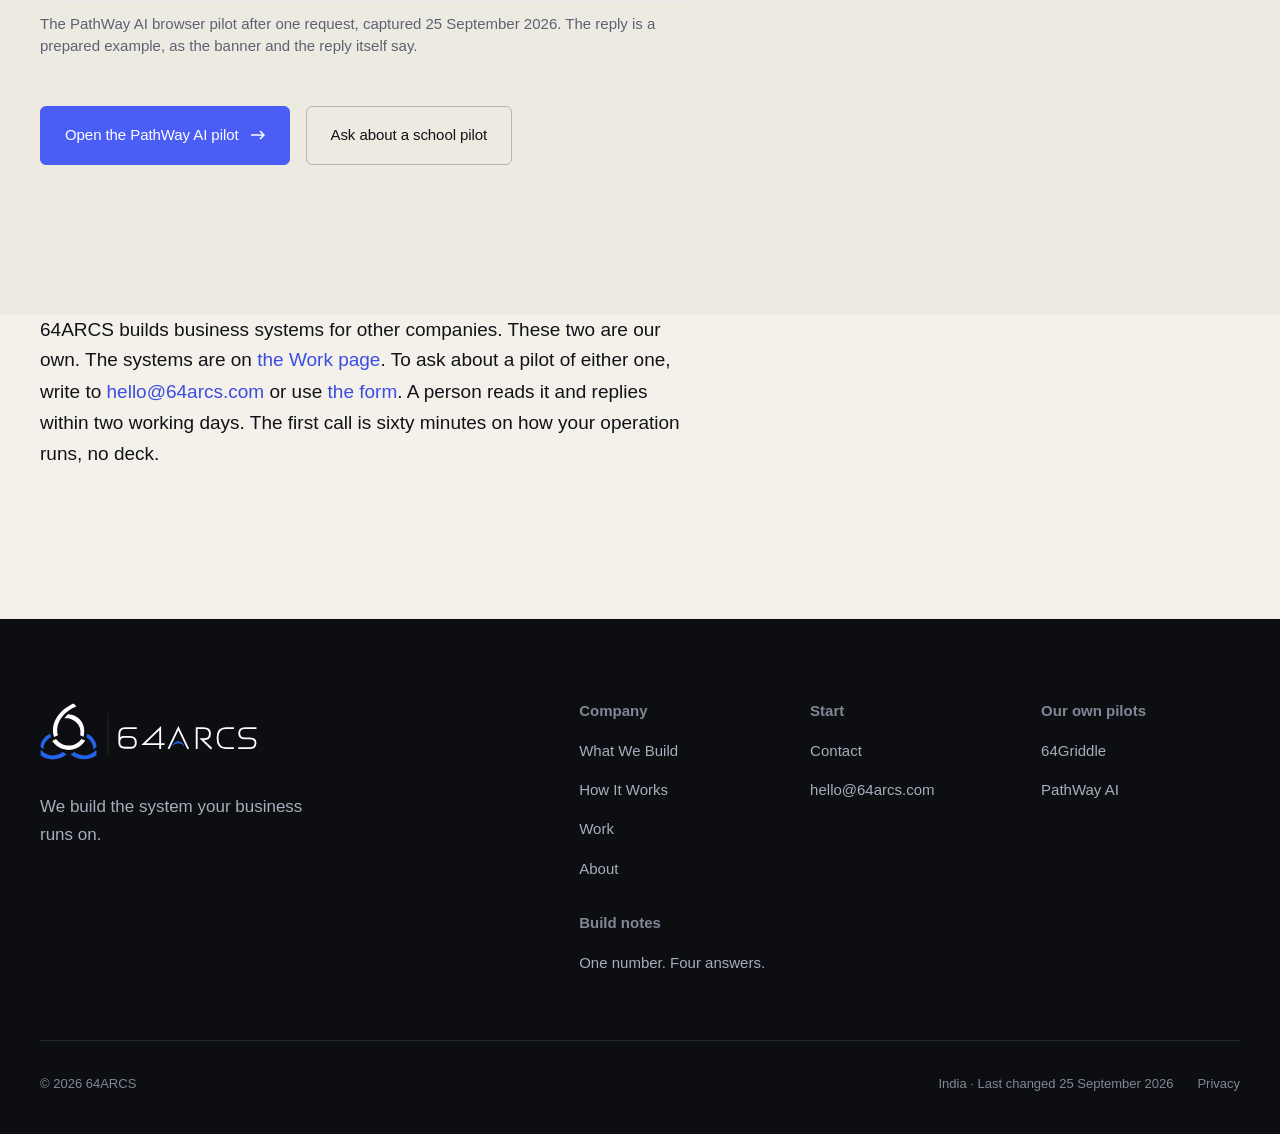
<file: products.html>
<!DOCTYPE html>
<html lang="en">
<head>
<meta charset="utf-8">
<meta name="viewport" content="width=device-width, initial-scale=1">
<title>Our own pilots — 64ARCS</title>
<meta name="description" content="Two early 64ARCS pilots you can open in a browser: 64Griddle, which marks what is missing from an AI prompt before you send it, and PathWay AI, a student practice workspace with prepared example replies — not a tutor, and not an authorship detector.">
<link rel="canonical" href="https://64arcs.com/products.html">

<meta property="og:type" content="website">
<meta property="og:site_name" content="64ARCS">
<meta property="og:title" content="Our own pilots — 64ARCS">
<meta property="og:description" content="Two early 64ARCS pilots you can open in a browser: 64Griddle, which marks what is missing from an AI prompt before you send it, and PathWay AI, a student practice workspace with prepared example replies — not a tutor, and not an authorship detector.">
<meta property="og:url" content="https://64arcs.com/products.html">
<meta property="og:image" content="https://64arcs.com/assets/img/og.png">
<meta property="og:image:width" content="1200">
<meta property="og:image:height" content="630">
<meta name="twitter:card" content="summary_large_image">
<meta name="theme-color" content="#F4F1EA">

<link rel="icon" href="favicon.ico" sizes="48x48">
<link rel="icon" href="assets/img/favicon.svg" type="image/svg+xml">
<link rel="apple-touch-icon" href="assets/img/apple-touch-icon.png">
<link rel="manifest" href="site.webmanifest">

<link rel="stylesheet" href="assets/css/site.css">
<noscript><style>[data-contact-form] button[type="submit"] { display: none; }</style></noscript>
</head>
<body class="products-page">
<a class="skip-link" href="#main">Skip to content</a>

<header class="header">
  <div class="wrap">
    <a class="brand" href="index.html" aria-label="64ARCS — home">
      <span class="brand-lockup" aria-hidden="true">
        <img class="brand-logo brand-logo--light" src="assets/brand/logo-inverse.svg" width="405" height="112" alt="">
        <img class="brand-logo brand-logo--dark" src="assets/brand/logo.svg" width="405" height="112" alt="">
      </span>
    </a>

    <nav class="nav" aria-label="Primary">
      <a class="nav-link" href="what-we-build.html">What We Build</a>
      <a class="nav-link" href="how-it-works.html">How It Works</a>
      <a class="nav-link" href="work.html">Work</a>
      <a class="nav-link" href="products.html" aria-current="page">Products</a>
      <a class="nav-link" href="about.html">About</a>
    </nav>

    <a class="btn btn--on-dark header-cta" href="contact.html">
      Contact
      <svg class="arw" width="14" height="10" viewBox="0 0 14 10" fill="none" aria-hidden="true"><path d="M9 1l4 4-4 4M13 5H0" stroke="currentColor" stroke-width="1.5"/></svg>
    </a>

    <button class="burger" type="button" aria-label="Open menu" aria-expanded="false" aria-controls="mobile-nav">
      <span></span><span></span><span></span>
    </button>
  </div>
</header>

<div class="mobile-nav" id="mobile-nav" aria-hidden="true">
  <a class="m-link" href="what-we-build.html"><span class="n">01</span> What We Build</a>
  <a class="m-link" href="how-it-works.html"><span class="n">02</span> How It Works</a>
  <a class="m-link" href="work.html"><span class="n">03</span> Work</a>
  <a class="m-link" href="products.html" aria-current="page"><span class="n">04</span> Products</a>
  <a class="m-link" href="about.html"><span class="n">05</span> About</a>
  <div class="m-foot">
    <a class="btn btn--primary" href="contact.html">
      Contact
      <svg class="arw" width="14" height="10" viewBox="0 0 14 10" fill="none" aria-hidden="true"><path d="M9 1l4 4-4 4M13 5H0" stroke="currentColor" stroke-width="1.5"/></svg>
    </a>
  </div>
</div>

<main id="main">
  <section class="page-hero">
    <div class="wrap">
      <h1 class="t-h1">The two products, and where each one stops.</h1>
      <p class="lead">
        64Griddle and PathWay AI are the products 64ARCS has built for itself. Both are early pilots that
        open in a browser, with nothing to install and no sign-in. Neither is finished, and
        each has a panel listing where it stops.
      </p>
    </div>
  </section>

  <!-- ================================ 64GRIDDLE ================================ -->
  <section class="section s-ivory" id="griddle" aria-labelledby="griddle-title">
    <div class="wrap">
      <div class="pilot">

        <div class="pilot-lede">
          <div class="pilot-head">
            <h2 class="t-h2" id="griddle-title">64Griddle</h2>
            <span class="chip">Pilot</span>
          </div>
          <p class="pilot-one-line">It reads your prompt before you send it and tells you what is missing.</p>
          <p>Browser pilot v0.5.3; guidance reviewed 8 September 2026.</p>
          <p>You write a request to an AI assistant in the draft box. As you type, local rules mark
             vague requirements, missing task details, repetition and conflicting instructions
             in the draft. Building, debugging,
             research, writing, summaries and data analysis each get their own checks, and you
             can correct the task type the pilot detects. Each suggestion shows what triggered it
             and the principle it rests on.</p>
          <p>You apply a suggestion or leave it, compare the original with the proposed text, edit
             the preview, then copy it or replace your draft. Nothing is rewritten behind your
             back, and the words that end up in the box are yours. Eight example drafts, from a
             web app build to a simple question, are there to try before you paste your own.</p>
          <p>An extension for Chrome and Edge and a macOS companion are part of a pilot by arrangement.</p>

          <figure class="pilot-figure"><img src="assets/img/griddle.png" width="1120" height="700" loading="lazy" alt="The 64Griddle prompt workspace with a one-line draft typed in, asking for something about sales numbers for the board. The review panel has set the task type to writing on its own and shows one suggestion, Supply the facts to include, with a box for the details and buttons to apply or skip it. The footer reads on-device review, no prompt uploads, browser pilot version 0.5.3."><figcaption>The 64Griddle browser pilot with a draft typed in, captured 25 September 2026 (v0.5.3). The one suggestion shown is the pilot&rsquo;s own.</figcaption></figure>
        </div>

        <aside class="pilot-bounds">
          <p class="label label--signal">Where this pilot stops</p>
          <ul>
            <li>It reads only the current textbox. It cannot see earlier messages or read attachments.</li>
            <li>It uses local rules, not a model. It cannot guarantee a better answer.</li>
            <li>It never invents names, deadlines, technologies or requirements &mdash; it only points at gaps.</li>
            <li>These checks have not been tested for whether they improve a model&rsquo;s output.</li>
            <li>Token counts are approximate.</li>
            <li>Editors for live AI providers are not certified yet.</li>
          </ul>
          <p class="pilot-data">Your prompt stays on your device &mdash; the pilot makes no network requests.
             <a class="link" href="privacy.html#griddle-pilot">What the extension stores, and what host sites still see</a>.</p>
        </aside>
      </div>

      <div class="pilot-actions">
        <a class="btn btn--primary" href="64griddle/">
          Open the 64Griddle pilot
          <svg class="arw" width="14" height="10" viewBox="0 0 14 10" fill="none" aria-hidden="true"><path d="M9 1l4 4-4 4M13 5H0" stroke="currentColor" stroke-width="1.5"/></svg>
        </a>
        <a class="btn btn--ghost" href="contact.html?product=64Griddle">Ask about 64Griddle</a>
      </div>
    </div>
  </section>

  <!-- ================================ PATHWAY AI ================================ -->
  <section class="section s-sunken" id="pathway" aria-labelledby="pathway-title">
    <div class="wrap">
      <div class="pilot">

        <div class="pilot-lede">
          <div class="pilot-head">
            <h2 class="t-h2" id="pathway-title">PathWay AI</h2>
            <span class="chip">Pilot</span>
          </div>
          <p class="pilot-one-line">A place for a student to work, inside the boundary their teacher set.</p>
          <p>A teacher sets the terms for each project separately, choosing which kinds of help are
             allowed. Inside those terms the student writes their own draft and can ask for help
             to understand the task, plan the work in steps, practise an idea it depends on, or
             review small corrections to their own saved writing. When a request crosses the
             boundary, the reply says why and offers a permitted next step. The pilot carries four
             practice projects, in English, History, Geography and Science, each with a fixed
             reading list.</p>
          <p>Practice questions are written in advance; the browser pilot serves only questions a
             teacher has reviewed, and none are reviewed yet.</p>
          <p>Saved drafts, help requests, the replies shown, writing reviews and permission changes
             go into an activity record that the student and the teacher preview both see. Unsaved
             typing is not recorded, and the record makes no judgement about who wrote the work.</p>

          <figure class="pilot-figure"><img src="assets/img/pathway.png" width="1120" height="700" loading="lazy" alt="The PathWay AI learning chat after a student asks for help understanding a homework assignment. A banner across the top reads that replies are fixed, practice questions are written in advance, no AI model is connected for replies and nothing written leaves the device. The reply is marked Sample guidance and begins by saying it is a prepared example, not an answer to the specific message."><figcaption>The PathWay AI browser pilot after one request, captured 25 September 2026. The reply is a prepared example, as the banner and the reply itself say.</figcaption></figure>
        </div>

        <aside class="pilot-bounds">
          <p class="label label--signal">Where this pilot stops</p>
          <ul>
            <li>Replies are prepared examples. There is no connected generative model in this preview.</li>
            <li>It is not a personalised tutor and cannot answer personal follow-up questions.</li>
            <li>It is not an authorship detector. The activity record is not a verdict.</li>
            <li>Teacher controls are a demonstration. School accounts are not connected.</li>
            <li>It does not search the web or verify a student&rsquo;s claims.</li>
            <li>It cannot produce a finished piece of work.</li>
          </ul>
          <p class="pilot-data">Work stays in your browser by default. Sharing practice requests is
             optional and off unless you turn it on.
             <a class="link" href="privacy.html#pathway-pilot">What that sends, and what it does not</a>.</p>
        </aside>
      </div>

      <div class="pilot-actions">
        <a class="btn btn--primary" href="pathway/">
          Open the PathWay AI pilot
          <svg class="arw" width="14" height="10" viewBox="0 0 14 10" fill="none" aria-hidden="true"><path d="M9 1l4 4-4 4M13 5H0" stroke="currentColor" stroke-width="1.5"/></svg>
        </a>
        <a class="btn btn--ghost" href="contact.html?product=PathWay%20AI">Ask about a school pilot</a>
      </div>
    </div>
  </section>

  <!-- ================================ BACK TO THE WORK ================================ -->
<section class="section closer-wrap"><div class="wrap"><p class="closer">64ARCS builds business systems for other companies. These two are our own. The systems are on <a class="link" href="work.html">the Work page</a>. To ask about a pilot of either one, write to <a class="link" data-mail="text" href="mailto:hello@64arcs.com">hello@64arcs.com</a> or use <a class="link" href="contact.html">the form</a>. A person reads it and replies within two working days. The first call is sixty minutes on how your operation runs, no deck.</p></div></section>
</main>

<footer class="footer">
  <div class="wrap">
    <div class="footer-top">
      <div>
        <a class="brand" href="index.html" aria-label="64ARCS — home">
          <span class="brand-lockup" aria-hidden="true">
        <img class="brand-logo brand-logo--light" src="assets/brand/logo-inverse.svg" width="405" height="112" alt="">
        <img class="brand-logo brand-logo--dark" src="assets/brand/logo.svg" width="405" height="112" alt="">
      </span>
        </a>
        <p class="footer-tag">We build the system your business runs on.</p>
      </div>

      <nav class="footer-nav" aria-label="Footer">
        <div>
          <h4>Company</h4>
          <ul>
            <li><a href="what-we-build.html">What We Build</a></li>
            <li><a href="how-it-works.html">How It Works</a></li>
            <li><a href="work.html">Work</a></li>
            <li><a href="about.html">About</a></li>
          </ul>
        </div>
        <div>
          <h4>Start</h4>
          <ul>
            <li><a href="contact.html">Contact</a></li>
            <li><a data-mail="text" href="mailto:hello@64arcs.com">hello@64arcs.com</a></li>
          </ul>
        </div>
        <div>
          <h4>Our own pilots</h4>
          <ul>
            <li><a href="products.html#griddle">64Griddle</a></li>
            <li><a href="products.html#pathway">PathWay AI</a></li>
          </ul>
        </div>
        <div>
          <h4>Build notes</h4>
          <ul>
            <li><a href="one-number-four-answers.html">One number. Four answers.</a></li>
          </ul>
        </div>
      </nav>
    </div>

    <div class="footer-bottom">
      <span>&copy; <span data-year>2026</span> 64ARCS</span>
      <div class="set">
        <span>India &middot; <a href="notes.html">Last changed 25 September 2026</a></span>
        <a href="privacy.html">Privacy</a>
      </div>
    </div>
  </div>
</footer>

<script src="assets/js/site.js"></script>
</body>
</html>
</file>
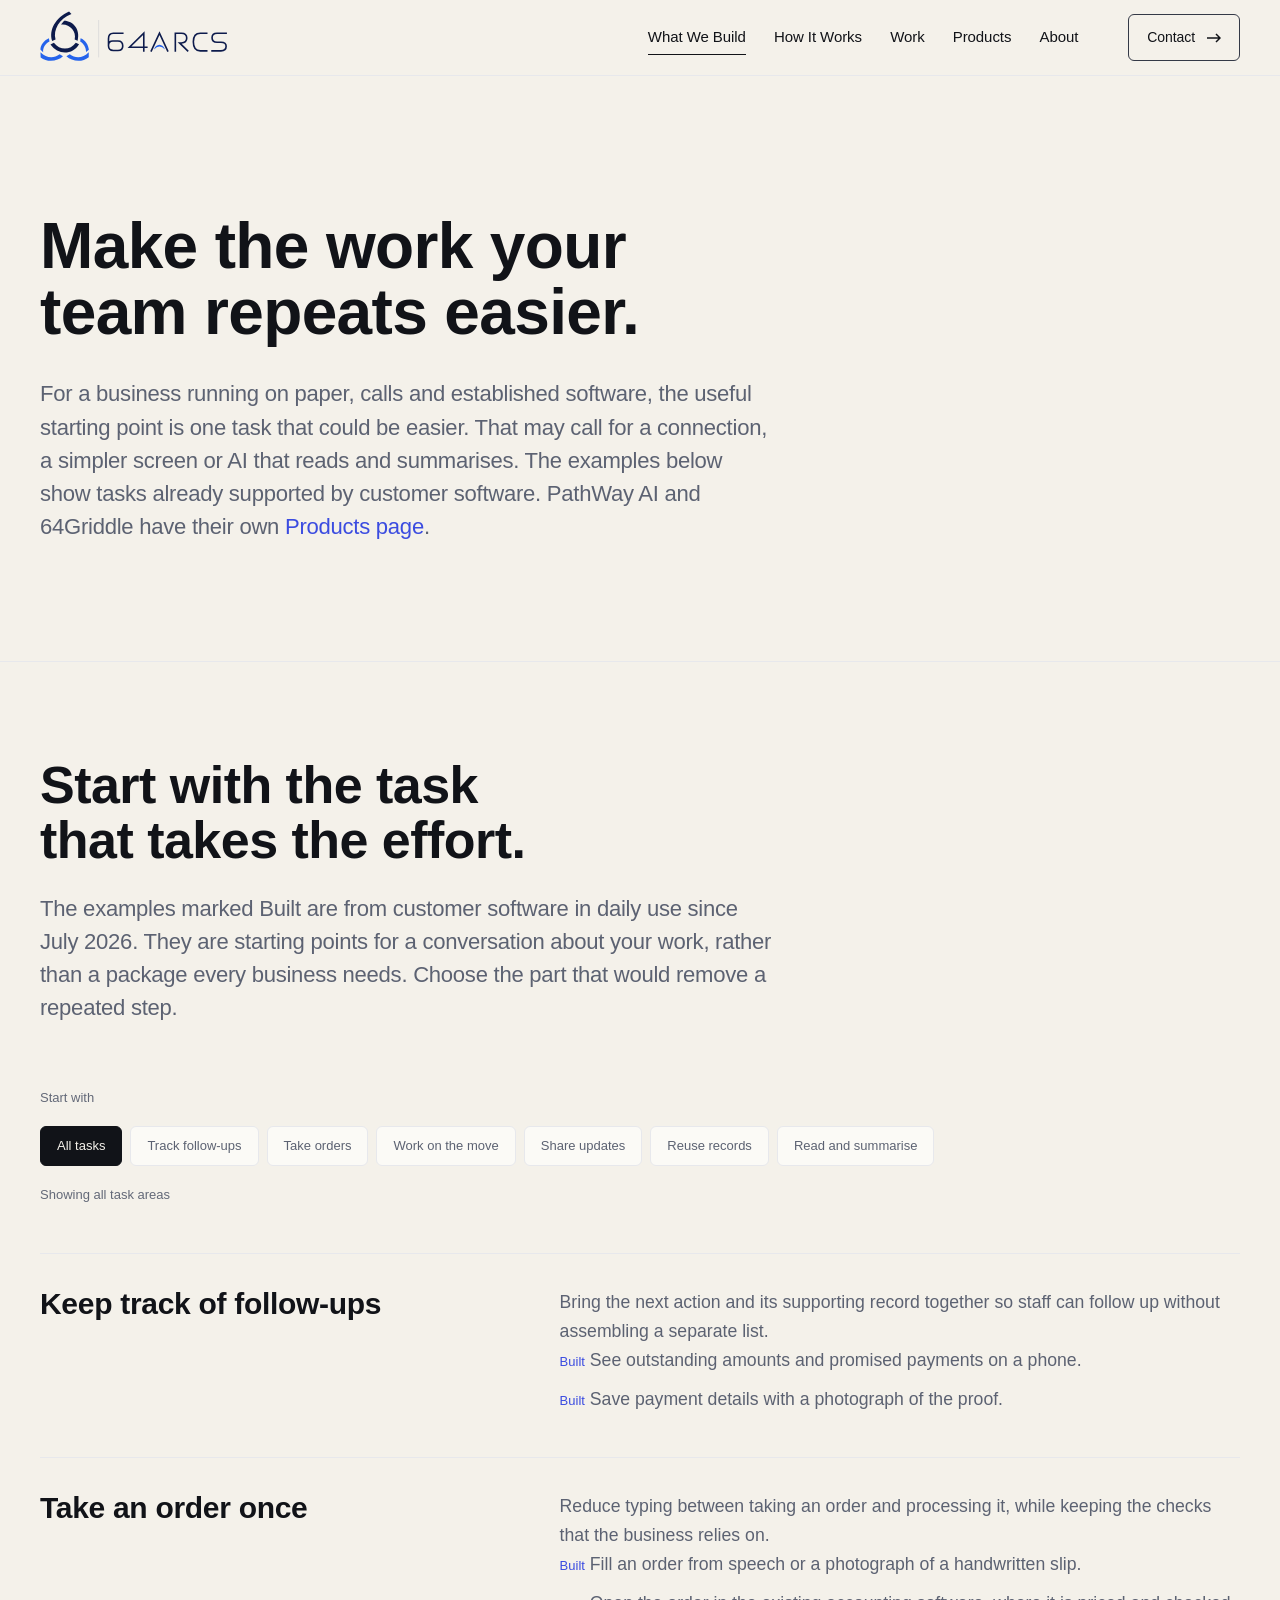
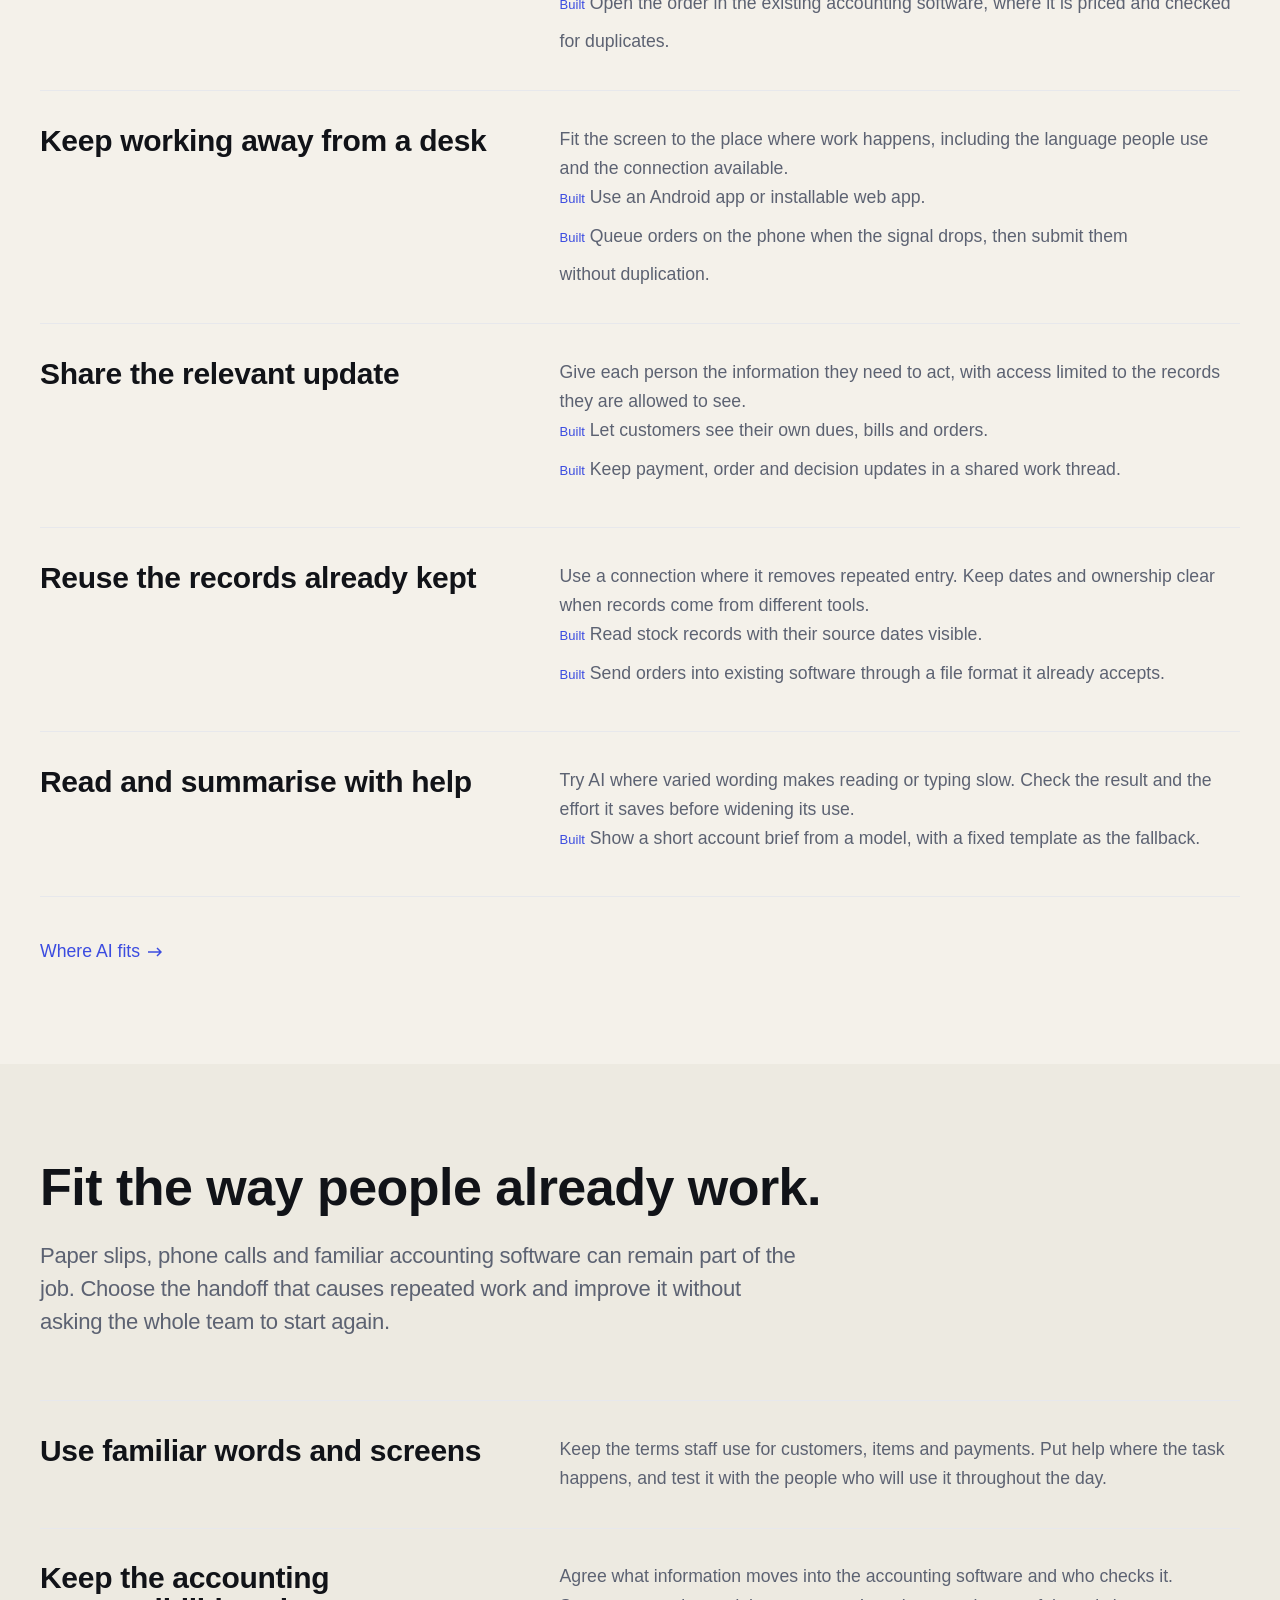
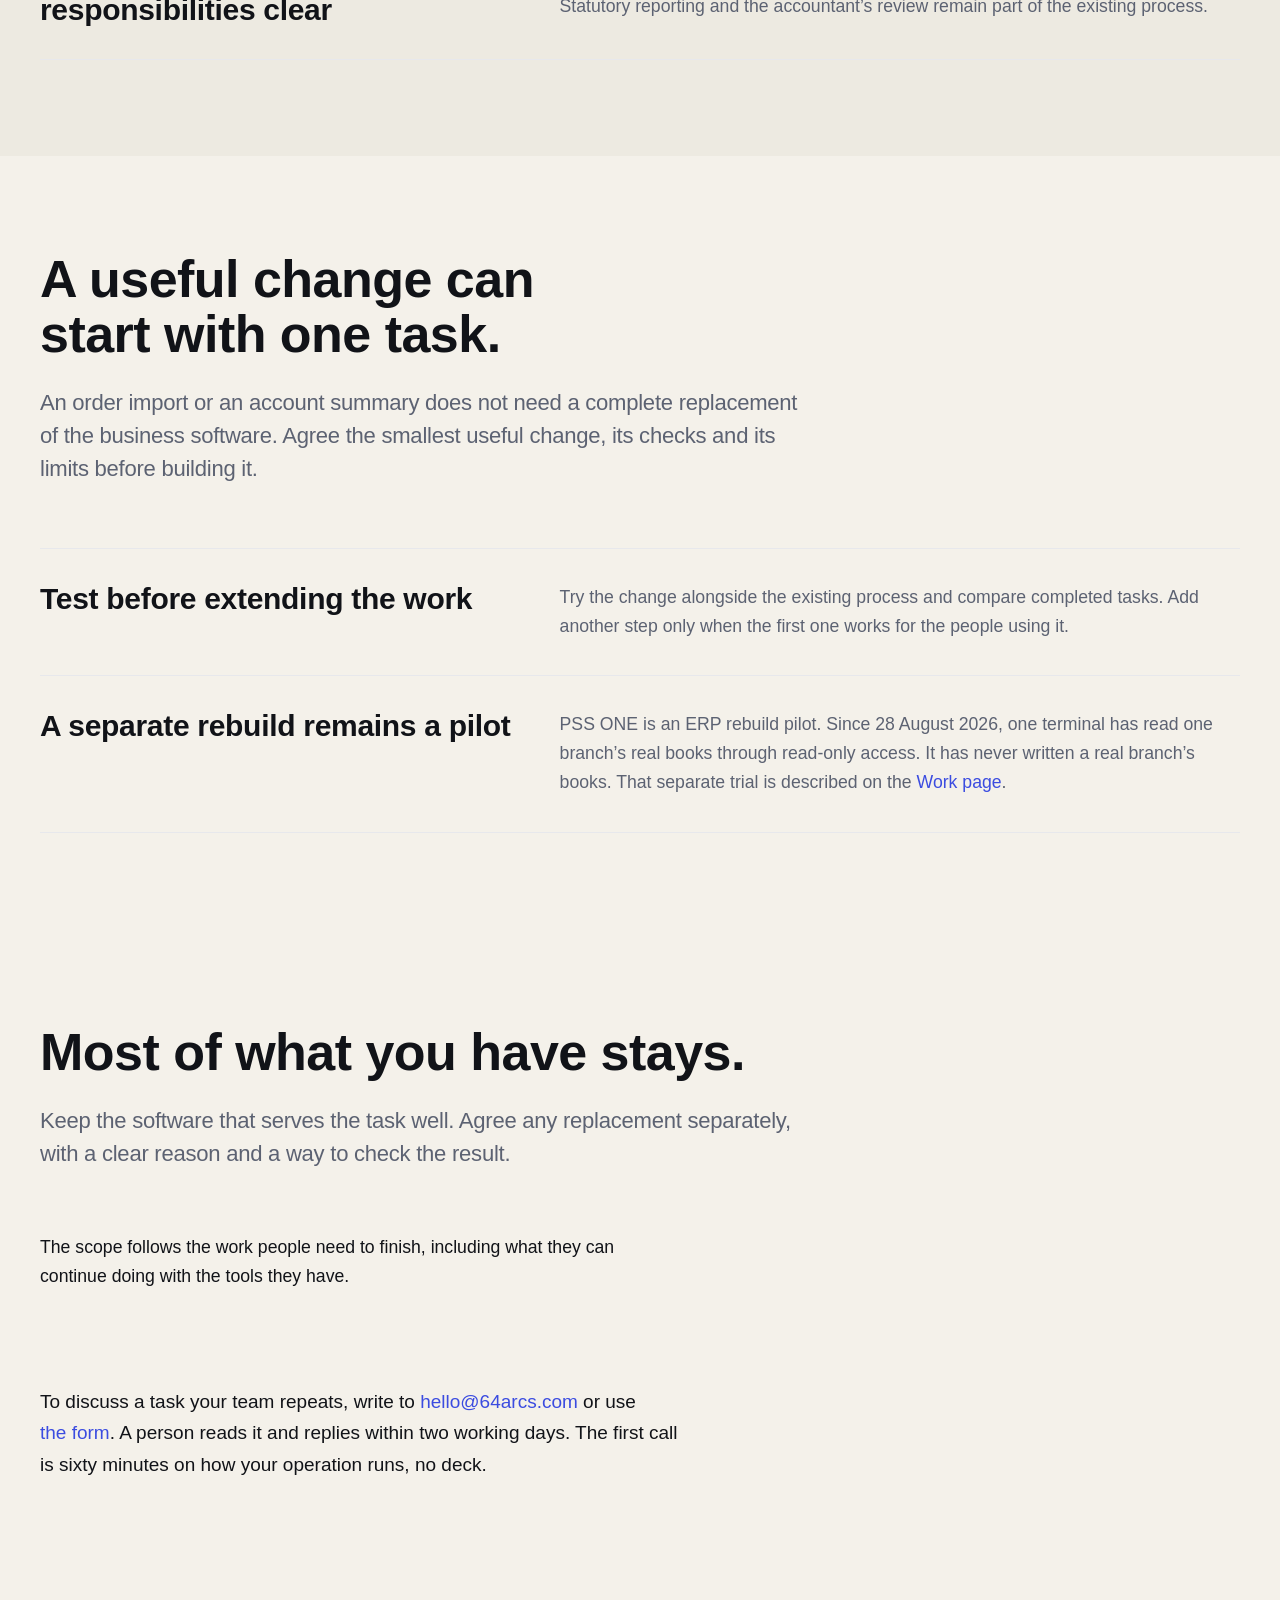
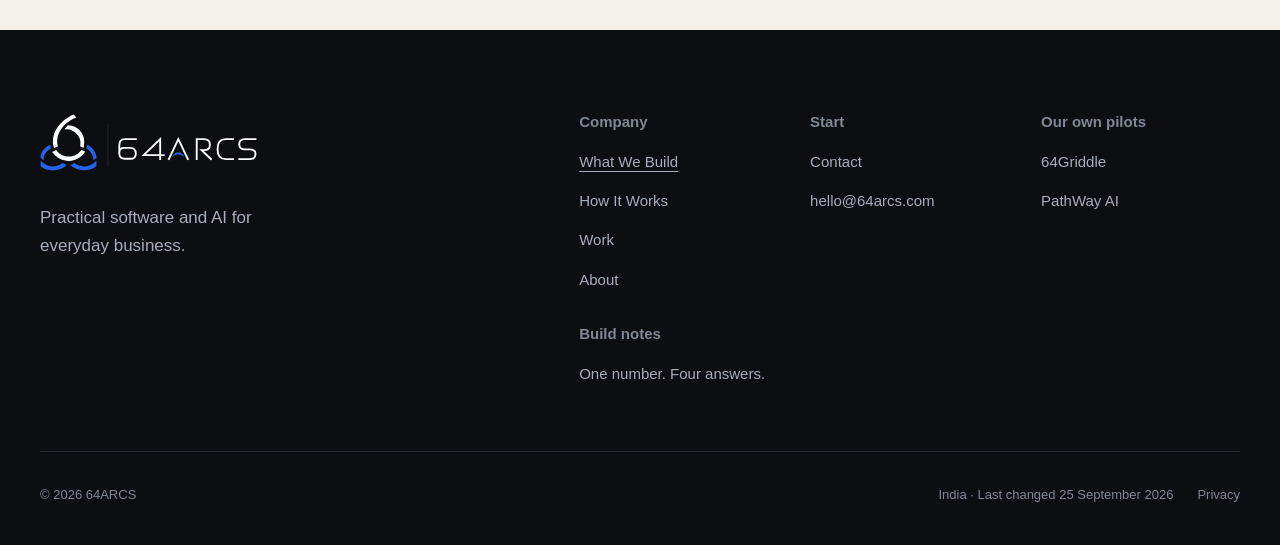
<file: what-we-build.html>
<!DOCTYPE html>
<html lang="en">
<head>
<meta charset="utf-8">
<meta name="viewport" content="width=device-width, initial-scale=1">
<title>Software and practical AI for everyday work — 64ARCS</title>
<meta name="description" content="Make repeated tasks easier with software, connections and practical AI. Start with the work your team does today and keep the tools that serve it.">
<link rel="canonical" href="https://64arcs.com/what-we-build.html">

<meta property="og:type" content="website">
<meta property="og:site_name" content="64ARCS">
<meta property="og:title" content="Software and practical AI for everyday work — 64ARCS">
<meta property="og:description" content="Make repeated tasks easier with software, connections and practical AI. Start with the work your team does today and keep the tools that serve it.">
<meta property="og:url" content="https://64arcs.com/what-we-build.html">
<meta property="og:image" content="https://64arcs.com/assets/img/og.png">
<meta property="og:image:width" content="1200">
<meta property="og:image:height" content="630">
<meta name="twitter:card" content="summary_large_image">
<meta name="theme-color" content="#F4F1EA">

<link rel="icon" href="favicon.ico" sizes="48x48">
<link rel="icon" href="assets/img/favicon.svg" type="image/svg+xml">
<link rel="apple-touch-icon" href="assets/img/apple-touch-icon.png">
<link rel="manifest" href="site.webmanifest">

<link rel="stylesheet" href="assets/css/site.css">
<noscript><style>[data-contact-form] button[type="submit"] { display: none; }</style></noscript>
</head>
<body>
<a class="skip-link" href="#main">Skip to content</a>

<header class="header">
  <div class="wrap">
    <a class="brand" href="index.html" aria-label="64ARCS — home">
      <span class="brand-lockup" aria-hidden="true">
        <img class="brand-logo brand-logo--light" src="assets/brand/logo-inverse.svg" width="405" height="112" alt="">
        <img class="brand-logo brand-logo--dark" src="assets/brand/logo.svg" width="405" height="112" alt="">
      </span>
    </a>

    <nav class="nav" aria-label="Primary">
      <a class="nav-link" href="what-we-build.html" aria-current="page">What We Build</a>
      <a class="nav-link" href="how-it-works.html">How It Works</a>
      <a class="nav-link" href="work.html">Work</a>
      <a class="nav-link" href="products.html">Products</a>
      <a class="nav-link" href="about.html">About</a>
    </nav>

    <a class="btn btn--on-dark header-cta" href="contact.html">
      Contact
      <svg class="arw" width="14" height="10" viewBox="0 0 14 10" fill="none" aria-hidden="true"><path d="M9 1l4 4-4 4M13 5H0" stroke="currentColor" stroke-width="1.5"/></svg>
    </a>

    <button class="burger" type="button" aria-label="Open menu" aria-expanded="false" aria-controls="mobile-nav">
      <span></span><span></span><span></span>
    </button>
  </div>
</header>

<div class="mobile-nav" id="mobile-nav" aria-hidden="true">
  <a class="m-link" href="what-we-build.html" aria-current="page"><span class="n">01</span> What We Build</a>
  <a class="m-link" href="how-it-works.html"><span class="n">02</span> How It Works</a>
  <a class="m-link" href="work.html"><span class="n">03</span> Work</a>
  <a class="m-link" href="products.html"><span class="n">04</span> Products</a>
  <a class="m-link" href="about.html"><span class="n">05</span> About</a>
  <div class="m-foot">
    <a class="btn btn--primary" href="contact.html">
      Contact
      <svg class="arw" width="14" height="10" viewBox="0 0 14 10" fill="none" aria-hidden="true"><path d="M9 1l4 4-4 4M13 5H0" stroke="currentColor" stroke-width="1.5"/></svg>
    </a>
  </div>
</div>

<main id="main">

  <!-- ================================ HERO ================================ -->
  <section class="page-hero">
    <div class="wrap">
      <h1 class="t-h1 measure-l">Make the work your team repeats easier.</h1>
      <p class="lead">
        For a business running on paper, calls and established software, the useful starting point is one task that could be easier. That may call for a connection, a simpler screen or AI that reads and summarises. The examples below show tasks already supported by customer software. PathWay AI and 64Griddle have their own <a class="link" href="products.html">Products page</a>.
      </p>
    </div>
  </section>

  <!-- ============================ THE SIX AREAS =========================== -->
  <section class="section section--tight s-ivory anchor" id="areas">
    <div class="wrap">
      <div class="section-head">
        <h2 class="t-h2">Start with the task that takes the effort.</h2>
        <p class="lead measure">
          The examples marked Built are from customer software in daily use since July 2026.
          They are starting points for a conversation about your work, rather than a package
          every business needs. Choose the part that would remove a repeated step.
        </p>
      </div>

      <div class="picker" data-picker="cap"
           data-picker-all="Showing all task areas"
           data-picker-note="Choose All tasks to see the other areas.">
        <p class="picker-q">Start with</p>
        <div class="picker-set" role="group" aria-label="Show areas">
          <button class="picker-btn" type="button" data-pick="all" aria-pressed="true">All tasks</button>
          <button class="picker-btn" type="button" data-pick="operations" aria-pressed="false">Track follow-ups</button>
          <button class="picker-btn" type="button" data-pick="commerce" aria-pressed="false">Take orders</button>
          <button class="picker-btn" type="button" data-pick="applications" aria-pressed="false">Work on the move</button>
          <button class="picker-btn" type="button" data-pick="experiences" aria-pressed="false">Share updates</button>
          <button class="picker-btn" type="button" data-pick="data" aria-pressed="false">Reuse records</button>
          <button class="picker-btn" type="button" data-pick="ai" aria-pressed="false">Read and summarise</button>
        </div>
        <p class="picker-status" role="status" aria-live="polite" data-picker-status></p>
      </div>

      <div class="rows">
        <div class="anchor" id="operations" data-cap="operations">
          <h3>Keep track of follow-ups</h3>
          <div class="stack" style="--stack:.5rem">
            <p>Bring the next action and its supporting record together so staff can follow up without assembling a separate list.</p>
            <p><span class="label label--bare label--signal">Built</span> See outstanding amounts and promised payments on a phone.</p>
            <p><span class="label label--bare label--signal">Built</span> Save payment details with a photograph of the proof.</p>
          </div>
        </div>
        <div class="anchor" id="commerce" data-cap="commerce">
          <h3>Take an order once</h3>
          <div class="stack" style="--stack:.5rem">
            <p>Reduce typing between taking an order and processing it, while keeping the checks that the business relies on.</p>
            <p><span class="label label--bare label--signal">Built</span> Fill an order from speech or a photograph of a handwritten slip.</p>
            <p><span class="label label--bare label--signal">Built</span> Open the order in the existing accounting software, where it is priced and checked for duplicates.</p>
          </div>
        </div>
        <div class="anchor" id="applications" data-cap="applications">
          <h3>Keep working away from a desk</h3>
          <div class="stack" style="--stack:.5rem">
            <p>Fit the screen to the place where work happens, including the language people use and the connection available.</p>
            <p><span class="label label--bare label--signal">Built</span> Use an Android app or installable web app.</p>
            <p><span class="label label--bare label--signal">Built</span> Queue orders on the phone when the signal drops, then submit them without duplication.</p>
          </div>
        </div>
        <div class="anchor" id="experiences" data-cap="experiences">
          <h3>Share the relevant update</h3>
          <div class="stack" style="--stack:.5rem">
            <p>Give each person the information they need to act, with access limited to the records they are allowed to see.</p>
            <p><span class="label label--bare label--signal">Built</span> Let customers see their own dues, bills and orders.</p>
            <p><span class="label label--bare label--signal">Built</span> Keep payment, order and decision updates in a shared work thread.</p>
          </div>
        </div>
        <div class="anchor" id="data" data-cap="data">
          <h3>Reuse the records already kept</h3>
          <div class="stack" style="--stack:.5rem">
            <p>Use a connection where it removes repeated entry. Keep dates and ownership clear when records come from different tools.</p>
            <p><span class="label label--bare label--signal">Built</span> Read stock records with their source dates visible.</p>
            <p><span class="label label--bare label--signal">Built</span> Send orders into existing software through a file format it already accepts.</p>
          </div>
        </div>
        <div class="anchor" id="ai" data-cap="ai">
          <h3>Read and summarise with help</h3>
          <div class="stack" style="--stack:.5rem">
            <p>Try AI where varied wording makes reading or typing slow. Check the result and the effort it saves before widening its use.</p>
            <p><span class="label label--bare label--signal">Built</span> Show a short account brief from a model, with a fixed template as the fallback.</p>
          </div>
        </div>
      </div>

      <p  style="margin-top:2.5rem">
        <a class="link" href="ai-intelligence.html">Where AI fits
          <svg class="arw" width="14" height="10" viewBox="0 0 14 10" fill="none" aria-hidden="true"><path d="M9 1l4 4-4 4M13 5H0" stroke="currentColor" stroke-width="1.5"/></svg>
        </a>
      </p>
    </div>
  </section>

  <!-- ========================== EVERYDAY CONSTRAINTS ====================== -->
  <section class="section section--tight s-sunken anchor" id="india">
    <div class="wrap">
      <div class="section-head">
        <h2 class="t-h2">Fit the way people already work.</h2>
        <p class="lead measure">Paper slips, phone calls and familiar accounting software can
          remain part of the job. Choose the handoff that causes repeated work and improve it
          without asking the whole team to start again.</p>
      </div>
      <div class="rows">
        <div>
          <h3>Use familiar words and screens</h3>
          <p>Keep the terms staff use for customers, items and payments. Put help where the task
            happens, and test it with the people who will use it throughout the day.</p>
        </div>
        <div>
          <h3>Keep the accounting responsibilities clear</h3>
          <p>Agree what information moves into the accounting software and who checks it.
            Statutory reporting and the accountant&rsquo;s review remain part of the existing process.</p>
        </div>
      </div>
    </div>
  </section>

  <!-- ========================== KEEP THE SCOPE SMALL ====================== -->
  <section class="section section--tight s-ivory anchor" id="back-end">
    <div class="wrap">
      <div class="section-head">
        <h2 class="t-h2">A useful change can start with one task.</h2>
        <p class="lead measure">An order import or an account summary does not need a complete
          replacement of the business software. Agree the smallest useful change, its checks
          and its limits before building it.</p>
      </div>
      <div class="rows">
        <div>
          <h3>Test before extending the work</h3>
          <p>Try the change alongside the existing process and compare completed tasks.
            Add another step only when the first one works for the people using it.</p>
        </div>
        <div>
          <h3>A separate rebuild remains a pilot</h3>
          <p>PSS ONE is an ERP rebuild pilot. Since 28 August 2026, one terminal has read one
            branch&rsquo;s real books through read-only access. It has never written a real
            branch&rsquo;s books. That separate trial is described on the
            <a class="link" href="work.html#pss">Work page</a>.</p>
        </div>
      </div>
    </div>
  </section>

  <!-- ==================== THE SYSTEMS YOU ALREADY HAVE ==================== -->
  <section class="section section--tight s-ivory anchor" id="existing">
    <div class="wrap">
      <div class="section-head">
        <h2 class="t-h2">Most of what you have stays.</h2>
        <p class="lead measure">
          Keep the software that serves the task well. Agree any replacement separately, with a clear reason and a way to check the result.
        </p>
      </div>

      <p class="was-principle">The scope follows the work people need to finish, including what they can continue doing with the tools they have.</p>
    </div>
  </section>

  <!-- =============================== CTA ================================= -->
<section class="section closer-wrap"><div class="wrap"><p class="closer">To discuss a task your team repeats, write to <a class="link" data-mail="text" href="mailto:hello@64arcs.com">hello@64arcs.com</a> or use <a class="link" href="contact.html">the form</a>. A person reads it and replies within two working days. The first call is sixty minutes on how your operation runs, no deck.</p></div></section>
</main>

<footer class="footer">
  <div class="wrap">
    <div class="footer-top">
      <div>
        <a class="brand" href="index.html" aria-label="64ARCS — home">
          <span class="brand-lockup" aria-hidden="true">
        <img class="brand-logo brand-logo--light" src="assets/brand/logo-inverse.svg" width="405" height="112" alt="">
        <img class="brand-logo brand-logo--dark" src="assets/brand/logo.svg" width="405" height="112" alt="">
      </span>
        </a>
        <p class="footer-tag">Practical software and AI for everyday business.</p>
      </div>

      <nav class="footer-nav" aria-label="Footer">
        <div>
          <h4>Company</h4>
          <ul>
            <li><a href="what-we-build.html" aria-current="page">What We Build</a></li>
            <li><a href="how-it-works.html">How It Works</a></li>
            <li><a href="work.html">Work</a></li>
            <li><a href="about.html">About</a></li>
          </ul>
        </div>
        <div>
          <h4>Start</h4>
          <ul>
            <li><a href="contact.html">Contact</a></li>
            <li><a data-mail="text" href="mailto:hello@64arcs.com">hello@64arcs.com</a></li>
          </ul>
        </div>
        <div>
          <h4>Our own pilots</h4>
          <ul>
            <li><a href="products.html#griddle">64Griddle</a></li>
            <li><a href="products.html#pathway">PathWay AI</a></li>
          </ul>
        </div>
        <div>
          <h4>Build notes</h4>
          <ul>
            <li><a href="one-number-four-answers.html">One number. Four answers.</a></li>
          </ul>
        </div>
      </nav>
    </div>

    <div class="footer-bottom">
      <span>&copy; <span data-year>2026</span> 64ARCS</span>
      <div class="set">
        <span>India &middot; <a href="notes.html">Last changed 25 September 2026</a></span>
        <a href="privacy.html">Privacy</a>
      </div>
    </div>
  </div>
</footer>

<script src="assets/js/site.js"></script>
</body>
</html>
</file>
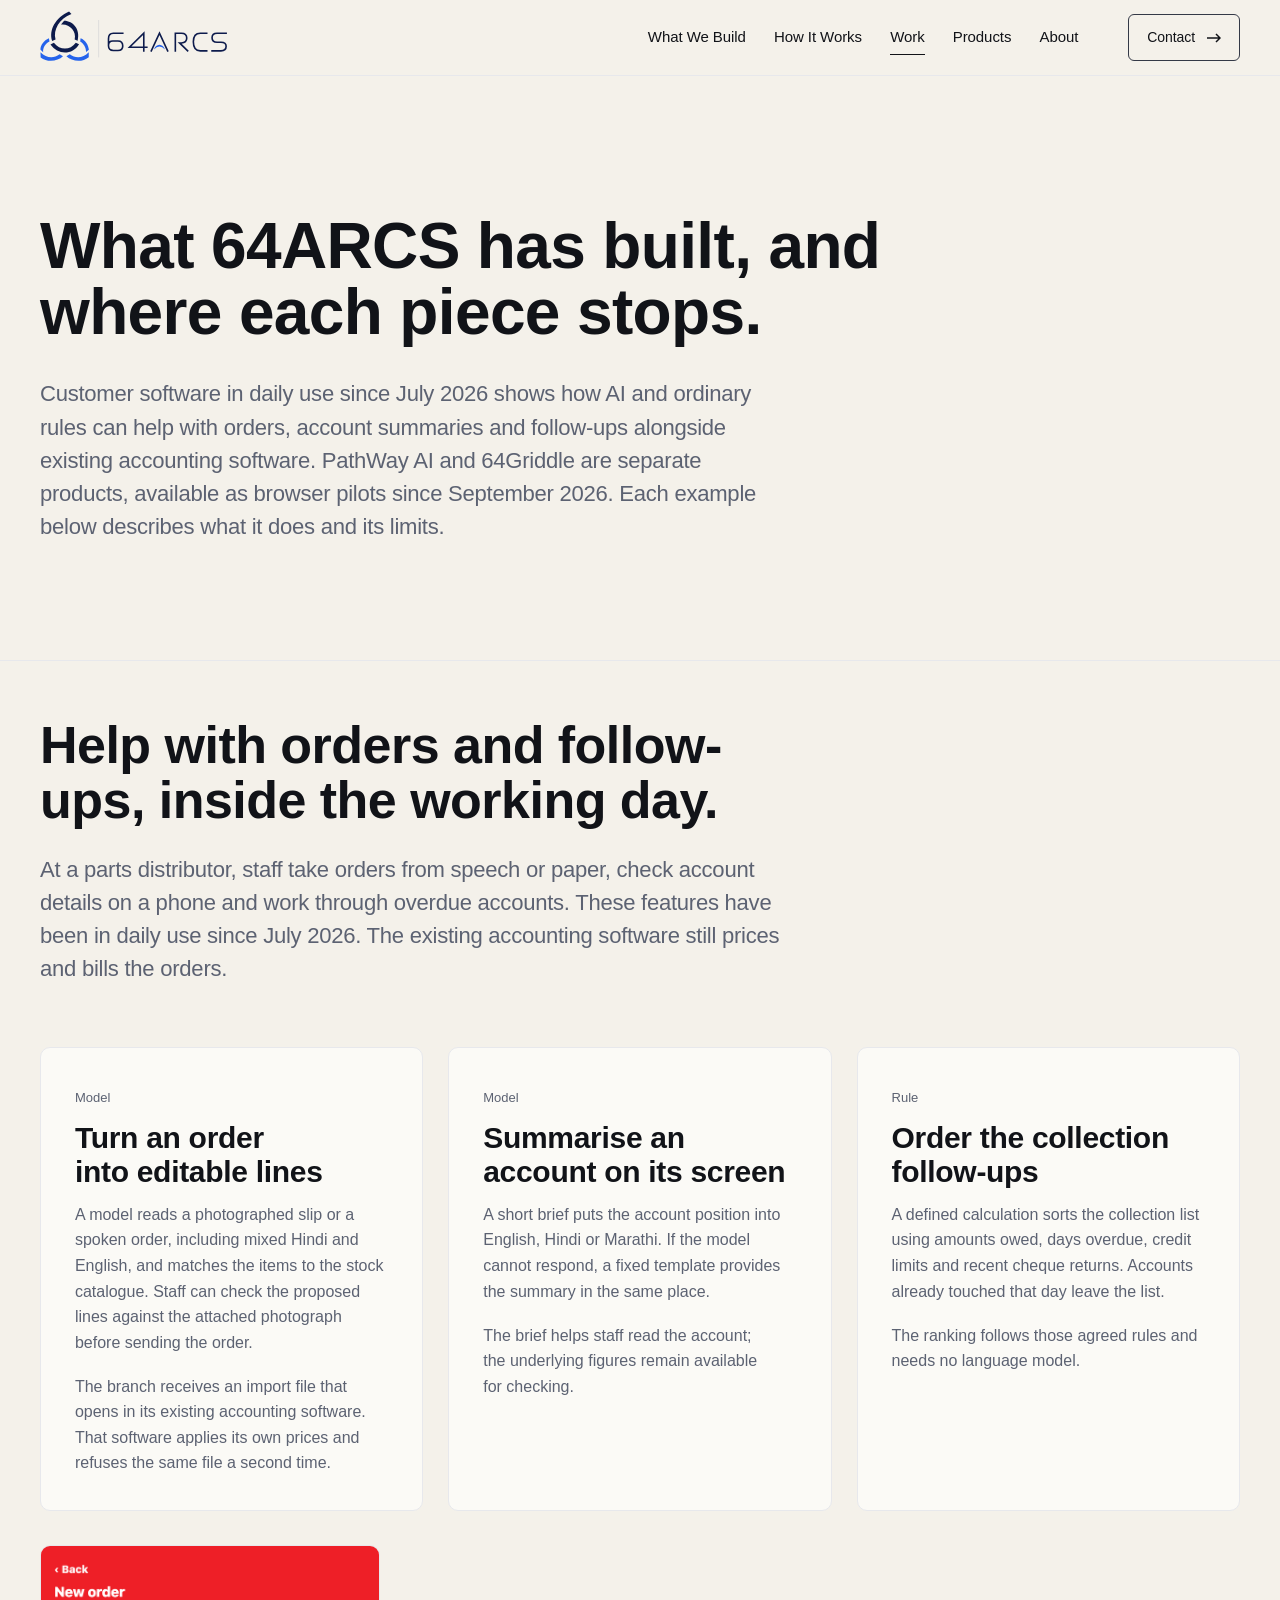
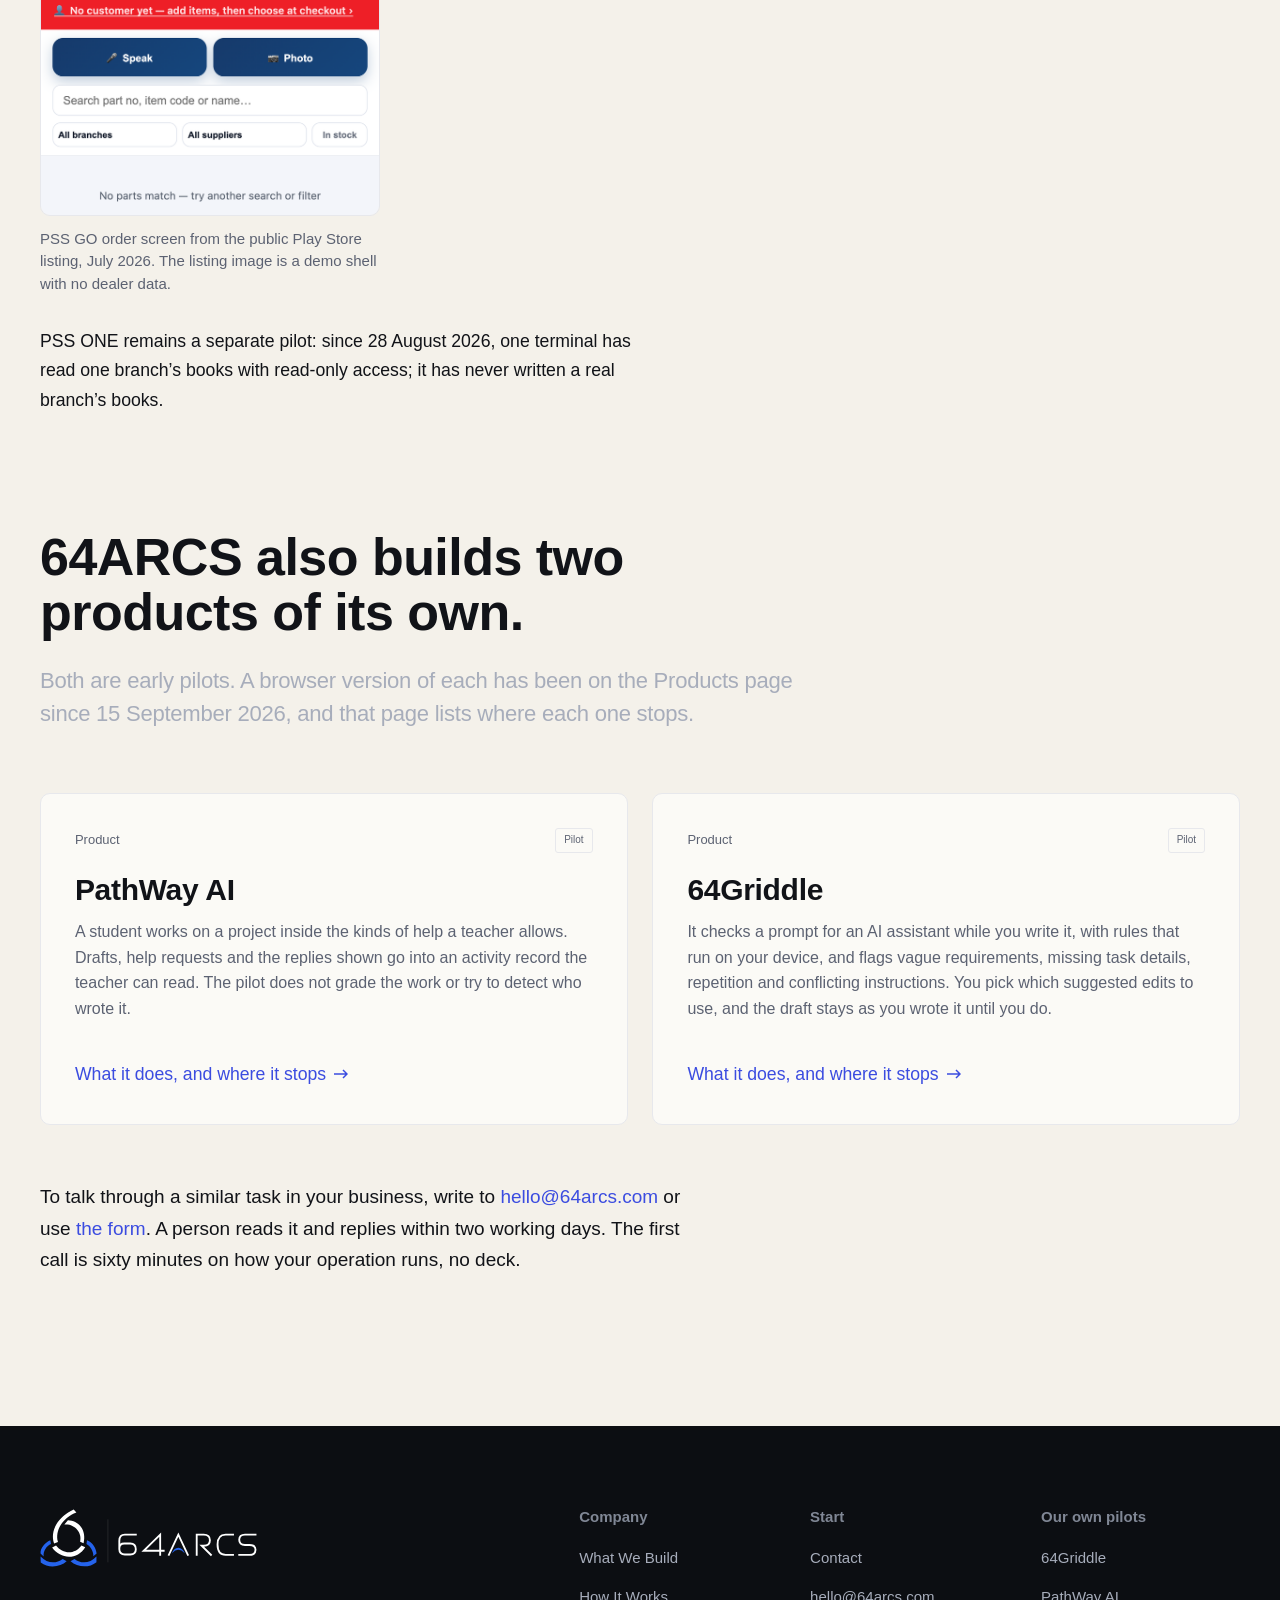
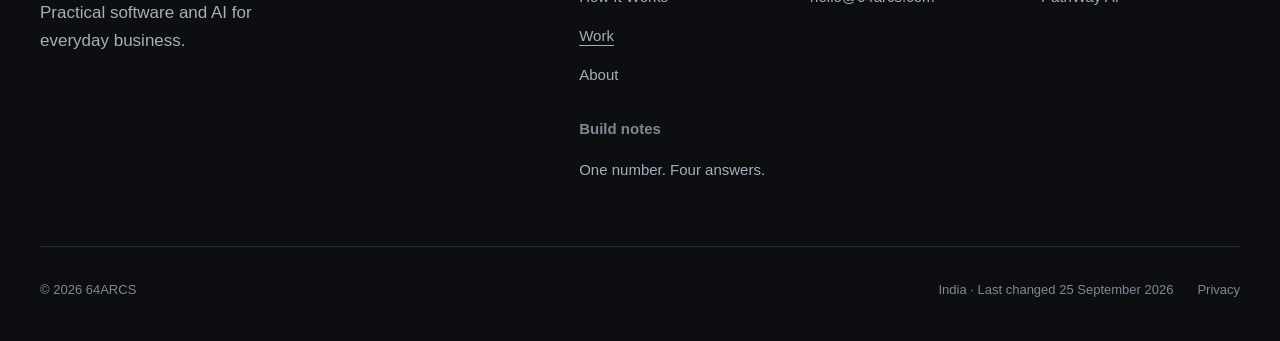
<file: work.html>
<!DOCTYPE html>
<html lang="en">
<head>
<meta charset="utf-8">
<meta name="viewport" content="width=device-width, initial-scale=1">
<title>Work — what 64ARCS has built, and where each piece stops</title>
<meta name="description" content="Order entry, account summaries and follow-ups in customer software used since July 2026, alongside PathWay AI and 64Griddle pilots from September 2026.">
<link rel="canonical" href="https://64arcs.com/work.html">

<meta property="og:type" content="website">
<meta property="og:site_name" content="64ARCS">
<meta property="og:title" content="Work — what 64ARCS has built, and where each piece stops">
<meta property="og:description" content="Order entry, account summaries and follow-ups in customer software used since July 2026, alongside PathWay AI and 64Griddle pilots from September 2026.">
<meta property="og:url" content="https://64arcs.com/work.html">
<meta property="og:image" content="https://64arcs.com/assets/img/og.png">
<meta property="og:image:width" content="1200">
<meta property="og:image:height" content="630">
<meta name="twitter:card" content="summary_large_image">
<meta name="theme-color" content="#F4F1EA">

<link rel="icon" href="favicon.ico" sizes="48x48">
<link rel="icon" href="assets/img/favicon.svg" type="image/svg+xml">
<link rel="apple-touch-icon" href="assets/img/apple-touch-icon.png">
<link rel="manifest" href="site.webmanifest">

<link rel="stylesheet" href="assets/css/site.css">
<noscript><style>[data-contact-form] button[type="submit"] { display: none; }</style></noscript>
</head>
<body>
<a class="skip-link" href="#main">Skip to content</a>

<header class="header">
  <div class="wrap">
    <a class="brand" href="index.html" aria-label="64ARCS — home">
      <span class="brand-lockup" aria-hidden="true">
        <img class="brand-logo brand-logo--light" src="assets/brand/logo-inverse.svg" width="405" height="112" alt="">
        <img class="brand-logo brand-logo--dark" src="assets/brand/logo.svg" width="405" height="112" alt="">
      </span>
    </a>

    <nav class="nav" aria-label="Primary">
      <a class="nav-link" href="what-we-build.html">What We Build</a>
      <a class="nav-link" href="how-it-works.html">How It Works</a>
      <a class="nav-link" href="work.html" aria-current="page">Work</a>
      <a class="nav-link" href="products.html">Products</a>
      <a class="nav-link" href="about.html">About</a>
    </nav>

    <a class="btn btn--on-dark header-cta" href="contact.html">
      Contact
      <svg class="arw" width="14" height="10" viewBox="0 0 14 10" fill="none" aria-hidden="true"><path d="M9 1l4 4-4 4M13 5H0" stroke="currentColor" stroke-width="1.5"/></svg>
    </a>

    <button class="burger" type="button" aria-label="Open menu" aria-expanded="false" aria-controls="mobile-nav">
      <span></span><span></span><span></span>
    </button>
  </div>
</header>

<div class="mobile-nav" id="mobile-nav" aria-hidden="true">
  <a class="m-link" href="what-we-build.html"><span class="n">01</span> What We Build</a>
  <a class="m-link" href="how-it-works.html"><span class="n">02</span> How It Works</a>
  <a class="m-link" href="work.html" aria-current="page"><span class="n">03</span> Work</a>
  <a class="m-link" href="products.html"><span class="n">04</span> Products</a>
  <a class="m-link" href="about.html"><span class="n">05</span> About</a>
  <div class="m-foot">
    <a class="btn btn--primary" href="contact.html">
      Contact
      <svg class="arw" width="14" height="10" viewBox="0 0 14 10" fill="none" aria-hidden="true"><path d="M9 1l4 4-4 4M13 5H0" stroke="currentColor" stroke-width="1.5"/></svg>
    </a>
  </div>
</div>

<main id="main">

  <!-- ================================ HERO ================================ -->
  <section class="page-hero">
    <div class="wrap">
      <h1 class="t-h1 measure-l">What 64ARCS has built, and where each piece stops.</h1>
      <p class="lead">
        Customer software in daily use since July 2026 shows how AI and ordinary rules can
        help with orders, account summaries and follow-ups alongside existing accounting software.
        PathWay AI and 64Griddle are separate products, available as browser pilots since September 2026.
        Each example below describes what it does and its limits.
      </p>
    </div>
  </section>

  <!-- ========================== CUSTOMER WORK ============================ -->
  <section class="section section--lg s-ivory anchor" id="pss">
    <div class="wrap">
      <div class="section-head">
        <h2 class="t-h2">Help with orders and follow-ups, inside the working day.</h2>
        <p class="lead measure">
          At a parts distributor, staff take orders from speech or paper, check account details
          on a phone and work through overdue accounts. These features have been in daily use
          since July 2026. The existing accounting software still prices and bills the orders.
        </p>
      </div>

      <div class="cards cards--3">
        <article class="card">
          <span class="label label--bare">Model</span>
          <h3 class="t-h3">Turn an order into editable lines</h3>
          <p>A model reads a photographed slip or a spoken order, including mixed Hindi and
            English, and matches the items to the stock catalogue. Staff can check the proposed
            lines against the attached photograph before sending the order.</p>
          <p>The branch receives an import file that opens in its existing accounting software.
            That software applies its own prices and refuses the same file a second time.</p>
        </article>
        <article class="card">
          <span class="label label--bare">Model</span>
          <h3 class="t-h3">Summarise an account on its screen</h3>
          <p>A short brief puts the account position into English, Hindi or Marathi. If the
            model cannot respond, a fixed template provides the summary in the same place.</p>
          <p>The brief helps staff read the account; the underlying figures remain available
            for checking.</p>
        </article>
        <article class="card">
          <span class="label label--bare">Rule</span>
          <h3 class="t-h3">Order the collection follow-ups</h3>
          <p>A defined calculation sorts the collection list using amounts owed, days overdue,
            credit limits and recent cheque returns. Accounts already touched that day leave
            the list.</p>
          <p>The ranking follows those agreed rules and needs no language model.</p>
        </article>
      </div>

      <figure class="pilot-figure pilot-figure--phone">
        <img src="assets/img/pssgo-order.png" width="720" height="573" loading="lazy" alt="PSS GO order screen with Speak and Photo buttons and a parts search.">
        <figcaption>PSS GO order screen from the public Play Store listing, July 2026.
          The listing image is a demo shell with no dealer data.</figcaption>
      </figure>
      <p class="was-principle">PSS ONE remains a separate pilot: since 28 August 2026, one
        terminal has read one branch&rsquo;s books with read-only access; it has never written
        a real branch&rsquo;s books.</p>
    </div>
  </section>

  <!-- ============================ OUR OWN PRODUCTS ========================= -->
  <section class="section section--lg s-carbon-deep">
    <div class="wrap">
      <div class="section-head">
        <h2 class="t-h2">64ARCS also builds two products of its own.</h2>
        <p class="lead measure">
          Both are early pilots. A browser version of each has been on the Products page since
          15 September 2026, and that page lists where each one stops.
        </p>
      </div>

      <div class="cards cards--2">
        <article class="card card--dark">
          <div class="built-head">
            <span class="label label--bare">Product</span>
            <span class="eco-tag eco-tag--pilot">Pilot</span>
          </div>
          <h3 class="t-h3">PathWay AI</h3>
          <p>A student works on a project inside the kinds of help a teacher allows. Drafts, help
             requests and the replies shown go into an activity record the teacher can read. The
             pilot does not grade the work or try to detect who wrote it.</p>
          <a class="link link--dark" href="products.html#pathway">What it does, and where it stops
            <svg class="arw" width="14" height="10" viewBox="0 0 14 10" fill="none" aria-hidden="true"><path d="M9 1l4 4-4 4M13 5H0" stroke="currentColor" stroke-width="1.5"/></svg>
          </a>
        </article>

        <article class="card card--dark">
          <div class="built-head">
            <span class="label label--bare">Product</span>
            <span class="eco-tag eco-tag--pilot">Pilot</span>
          </div>
          <h3 class="t-h3">64Griddle</h3>
          <p>It checks a prompt for an AI assistant while you write it, with rules that run on
             your device, and flags vague requirements, missing task details, repetition and
             conflicting instructions. You pick which suggested edits to use, and the draft
             stays as you wrote it until you do.</p>
          <a class="link link--dark" href="products.html#griddle">What it does, and where it stops
            <svg class="arw" width="14" height="10" viewBox="0 0 14 10" fill="none" aria-hidden="true"><path d="M9 1l4 4-4 4M13 5H0" stroke="currentColor" stroke-width="1.5"/></svg>
          </a>
        </article>
      </div>
    </div>
  </section>

  <!-- =============================== CTA ================================= -->
<section class="section closer-wrap"><div class="wrap"><p class="closer">To talk through a similar task in your business, write to <a class="link" data-mail="text" href="mailto:hello@64arcs.com">hello@64arcs.com</a> or use <a class="link" href="contact.html">the form</a>. A person reads it and replies within two working days. The first call is sixty minutes on how your operation runs, no deck.</p></div></section>
</main>

<footer class="footer">
  <div class="wrap">
    <div class="footer-top">
      <div>
        <a class="brand" href="index.html" aria-label="64ARCS — home">
          <span class="brand-lockup" aria-hidden="true">
        <img class="brand-logo brand-logo--light" src="assets/brand/logo-inverse.svg" width="405" height="112" alt="">
        <img class="brand-logo brand-logo--dark" src="assets/brand/logo.svg" width="405" height="112" alt="">
      </span>
        </a>
        <p class="footer-tag">Practical software and AI for everyday business.</p>
      </div>

      <nav class="footer-nav" aria-label="Footer">
        <div>
          <h4>Company</h4>
          <ul>
            <li><a href="what-we-build.html">What We Build</a></li>
            <li><a href="how-it-works.html">How It Works</a></li>
            <li><a href="work.html" aria-current="page">Work</a></li>
            <li><a href="about.html">About</a></li>
          </ul>
        </div>
        <div>
          <h4>Start</h4>
          <ul>
            <li><a href="contact.html">Contact</a></li>
            <li><a data-mail="text" href="mailto:hello@64arcs.com">hello@64arcs.com</a></li>
          </ul>
        </div>
        <div>
          <h4>Our own pilots</h4>
          <ul>
            <li><a href="products.html#griddle">64Griddle</a></li>
            <li><a href="products.html#pathway">PathWay AI</a></li>
          </ul>
        </div>
        <div>
          <h4>Build notes</h4>
          <ul>
            <li><a href="one-number-four-answers.html">One number. Four answers.</a></li>
          </ul>
        </div>
      </nav>
    </div>

    <div class="footer-bottom">
      <span>&copy; <span data-year>2026</span> 64ARCS</span>
      <div class="set">
        <span>India &middot; <a href="notes.html">Last changed 25 September 2026</a></span>
        <a href="privacy.html">Privacy</a>
      </div>
    </div>
  </div>
</footer>

<script src="assets/js/site.js"></script>
</body>
</html>
</file>
<file: assets/css/site.css>
/* ==========================================================================
   64ARC — The architecture of intelligent business
   site.css  ·  Design system + components + page styles
   --------------------------------------------------------------------------
   Contents
     01  Tokens
     02  Reset & base
     03  Typography
     04  Layout
     05  Buttons & links
     06  Header / navigation
     07  Sections & surfaces
     08  Cards & primitives
     09  Diagrams
     10  Motion / reveal
     11  Forms
     12  Footer
     13  Responsive
   ========================================================================== */

/* ==========================================================================
   01  TOKENS
   ========================================================================== */

:root {
  /* ---- Brand palette (per brief) ---- */
  --carbon:        #111318;   /* primary typography / dark surfaces */
  --ivory:         #F4F1EA;   /* primary light surface              */
  --signal:        #5367FF;   /* intelligence / interaction         */
  --soft-grey:     #E7E8EC;   /* rules / borders / scaffolding      */

  /* ---- Derived surfaces ---- */
  --carbon-raised: #181B22;
  --carbon-sunken: #0C0E12;
  --carbon-line:   #262A34;
  --carbon-line-2: #343947;
  --ivory-raised:  #FBFAF6;
  --ivory-sunken:  #EDEAE1;

  /* ---- Ink ---- */
  /* ---- Ink ----
     Every value below is used for real text, so each clears WCAG AA (4.5:1)
     against the surfaces it actually appears on. Do not lighten these. */
  --ink:           #111318;
  --ink-muted:     #5C6272;   /* 5.40:1 on ivory                        */
  --ink-faint:     #636978;   /* 4.87 ivory · 4.57 sunken · 5.26 raised  */
  --ink-inv:       #F4F1EA;
  --ink-inv-muted: #A7ADBB;
  --ink-inv-faint: #808795;   /* 5.15:1 on carbon                       */

  /* ---- Signal variants ---- */
  --signal-ink:     #3B4CE0;   /* small text on light  — 5.65:1 on ivory  */
  --signal-on-dark: #7A89FF;   /* small text on carbon — 6.06:1           */
  --signal-soft:   rgba(83, 103, 255, .10);
  --signal-line:   rgba(83, 103, 255, .34);
  --signal-glow:   rgba(83, 103, 255, .55);

  /* ---- Type ---- */
  --font-display: -apple-system, BlinkMacSystemFont, "Segoe UI", Roboto, Helvetica, Arial, sans-serif;
  --font-body:    -apple-system, BlinkMacSystemFont, "Segoe UI", Roboto, Helvetica, Arial, sans-serif;
  --font-mono:    ui-monospace, SFMono-Regular, Menlo, Consolas, monospace;

  /* Fluid type scale — engineered, not cramped */
  --t-hero:    clamp(2.125rem, 1.1rem + 4.4vw, 5rem);     /* 34 → 80px  */
  --t-h1:      clamp(2.375rem, 1.35rem + 3.9vw, 4rem);    /* 38 → 64px  */
  --t-h2:      clamp(2rem, 1.25rem + 2.8vw, 3.25rem);     /* 32 → 52px  */
  --t-h3:      clamp(1.375rem, 1.10rem + 1.0vw, 1.875rem);/* 22 → 30px  */
  --t-h4:      clamp(1.125rem, 1.03rem + .35vw, 1.3125rem);
  --t-lead:    clamp(1.125rem, 1.02rem + .45vw, 1.4375rem);
  --t-body:    clamp(1rem, .96rem + .18vw, 1.1875rem);    /* 16 → 19px  */
  --t-small:   .9375rem;
  --t-label:   .75rem;

  /* ---- Space ---- */
  --gutter:     clamp(1.25rem, .6rem + 2.4vw, 2.5rem);
  --wrap:       1280px;
  --wrap-text:  760px;
  --section-y:  clamp(5rem, 3rem + 8vw, 10rem);
  --section-y-lg: clamp(6.5rem, 3.5rem + 10vw, 13rem);

  /* ---- Form ---- */
  --radius:    10px;
  --radius-sm: 6px;
  --radius-lg: 14px;

  /* ---- Motion ---- */
  --ease:      cubic-bezier(.22, .61, .36, 1);
  --ease-out:  cubic-bezier(.16, 1, .3, 1);
  --dur:       .6s;

  --header-h:  76px;
}

/* ==========================================================================
   02  RESET & BASE
   ========================================================================== */

*, *::before, *::after { box-sizing: border-box; }

html {
  -webkit-text-size-adjust: 100%;
  scroll-behavior: smooth;
  scroll-padding-top: calc(var(--header-h) + 24px);
}

body {
  margin: 0;
  background: var(--ivory);
  color: var(--ink);
  font-family: var(--font-body);
  font-size: var(--t-body);
  line-height: 1.65;
  font-weight: 400;
  -webkit-font-smoothing: antialiased;
  -moz-osx-font-smoothing: grayscale;
  overflow-x: hidden;
  font-feature-settings: "kern" 1, "liga" 1, "calt" 1;
}

body.is-locked { overflow: hidden; }

img, svg { display: block; max-width: 100%; }
svg { height: auto; }

hr {
  border: 0;
  border-top: 1px solid var(--soft-grey);
  margin: 0;
}

::selection { background: var(--signal); color: #fff; }

:focus-visible {
  outline: 2px solid var(--signal);
  outline-offset: 3px;
  border-radius: 2px;
}

.skip-link {
  position: absolute;
  left: -9999px;
  top: 0;
  z-index: 999;
  background: var(--carbon);
  color: var(--ivory);
  padding: .875rem 1.25rem;
  font-family: var(--font-mono);
  font-size: var(--t-label);
  letter-spacing: .08em;
  text-transform: uppercase;
  text-decoration: none;
}
.skip-link:focus { left: 1rem; top: 1rem; }

.visually-hidden {
  position: absolute !important;
  width: 1px; height: 1px;
  padding: 0; margin: -1px;
  overflow: hidden;
  clip: rect(0 0 0 0);
  white-space: nowrap;
  border: 0;
}

/* ==========================================================================
   03  TYPOGRAPHY
   ========================================================================== */

h1, h2, h3, h4, h5 {
  font-family: var(--font-display);
  font-weight: 500;
  line-height: 1.04;
  letter-spacing: -.025em;
  margin: 0;
  text-wrap: balance;
}

.t-hero  { font-size: var(--t-hero); line-height: 1.0;  letter-spacing: -.035em; }
.t-h1    { font-size: var(--t-h1);   line-height: 1.03; letter-spacing: -.032em; }
.t-h2    { font-size: var(--t-h2);   line-height: 1.06; letter-spacing: -.028em; }
.t-h3    { font-size: var(--t-h3);   line-height: 1.15; letter-spacing: -.022em; }
.t-h4    { font-size: var(--t-h4);   line-height: 1.3;  letter-spacing: -.015em; }

p { margin: 0 0 1.15em; text-wrap: pretty; }
p:last-child { margin-bottom: 0; }

.lead {
  font-size: var(--t-lead);
  line-height: 1.5;
  color: var(--ink-muted);
  letter-spacing: -.012em;
}
/* A lead paragraph always needs air after the headline it follows. */
:is(h1, h2, h3) + .lead { margin-top: 1.5rem; }

.muted     { color: var(--ink-muted); }
.faint     { color: var(--ink-faint); }
.measure   { max-width: 62ch; }
.measure-s { max-width: 48ch; }
.measure-l { max-width: 72ch; }

/* Technical label — the 64-bit nod */
.label { font-family: var(--font-body); font-size: .8125rem; font-weight: 500; letter-spacing: 0; text-transform: none; color: var(--ink-muted); display: inline-block; margin-bottom: .75rem; }
.label--signal { color: var(--signal-ink); }
/* As a standalone eyebrow the label carries its own spacing; inline uses
   (.ai-ask, .principle) override this below. */
p.label { margin-bottom: 1.5rem; }
.label--bare::before { display: none; }

.label-index {
  font-family: var(--font-mono);
  font-size: var(--t-label);
  letter-spacing: .12em;
  color: var(--signal-ink);
  font-weight: 500;
}

/* Emphasis inside headlines */
.hl { color: var(--signal); }
em.hl, .hl em { font-style: normal; }

/* Rule that reads as architectural scaffolding */
.rule {
  height: 1px;
  background: var(--soft-grey);
  border: 0;
  margin: 0;
}

/* ==========================================================================
   04  LAYOUT
   ========================================================================== */

.wrap {
  width: 100%;
  max-width: var(--wrap);
  margin-inline: auto;
  padding-inline: var(--gutter);
}

.wrap--narrow { max-width: 980px; }

.grid {
  display: grid;
  grid-template-columns: repeat(12, minmax(0, 1fr));
  gap: clamp(1.25rem, .8rem + 1.6vw, 2.5rem);
}

.stack > * + * { margin-top: var(--stack, 1.5rem); }

/* Section header block: label + heading + lead */
.section-head {
  max-width: 900px;
  margin-bottom: clamp(2.5rem, 1.5rem + 3vw, 4rem);
}
.section-head .label { margin-bottom: 1.75rem; }
.section-head .lead  { margin-top: 1.5rem; }
.section-head:last-child { margin-bottom: 0; }

.split {
  display: grid;
  grid-template-columns: minmax(0, 1fr) minmax(0, 1fr);
  gap: clamp(2rem, 1rem + 4vw, 5rem);
  align-items: start;
}
/* Label column + content column: the content side needs the room. */
.split--sticky { grid-template-columns: minmax(0, 4fr) minmax(0, 7fr); }
.split--sticky > :first-child { position: sticky; top: calc(var(--header-h) + 48px); }

/* Definition rows inside a split are already narrow — stack them. */
.split .rows > div { grid-template-columns: 1fr; gap: .5rem; }

/* ==========================================================================
   05  BUTTONS & LINKS
   ========================================================================== */

a { color: inherit; }

.btn {
  --btn-bg: var(--carbon);
  --btn-fg: var(--ivory);
  --btn-bd: var(--carbon);
  display: inline-flex;
  align-items: center;
  gap: .75rem;
  padding: 1rem 1.5rem;
  background: var(--btn-bg);
  color: var(--btn-fg);
  border: 1px solid var(--btn-bd);
  border-radius: var(--radius-sm);
  font-family: var(--font-body);
  font-size: .9375rem;
  font-weight: 500;
  letter-spacing: -.005em;
  text-decoration: none;
  cursor: pointer;
  transition: background .35s var(--ease), color .35s var(--ease),
              border-color .35s var(--ease), transform .35s var(--ease);
  white-space: nowrap;
}
.btn .arw {
  flex: none;
  transition: transform .4s var(--ease-out);
}
.btn:hover .arw { transform: translateX(5px); }

/* A shade darker than --signal so white label text clears AA (5.03:1, vs 4.42:1). */
.btn--primary { --btn-bg: #4A5DF5; --btn-bd: #4A5DF5; --btn-fg: #fff; }
.btn--primary:hover { --btn-bg: #4356F0; --btn-bd: #4356F0; }

.btn--dark:hover { --btn-bg: #000; --btn-bd: #000; }

.btn--ghost {
  --btn-bg: transparent;
  --btn-fg: var(--ink);
  --btn-bd: rgba(17,19,24,.24);
}
.btn--ghost:hover { --btn-bd: var(--carbon); --btn-bg: rgba(17,19,24,.04); }

.btn--on-dark {
  --btn-bg: var(--ivory);
  --btn-fg: var(--carbon);
  --btn-bd: var(--ivory);
}
.btn--on-dark:hover { --btn-bg: #fff; --btn-bd: #fff; }

.btn--ghost-dark {
  --btn-bg: transparent;
  --btn-fg: var(--ivory);
  --btn-bd: rgba(244,241,234,.28);
}
.btn--ghost-dark:hover { --btn-bd: rgba(244,241,234,.7); --btn-bg: rgba(244,241,234,.06); }

.btn-row {
  display: flex;
  flex-wrap: wrap;
  gap: .875rem;
  align-items: center;
}

/* Inline text link with arrow */
.link {
  display: inline-flex;
  align-items: center;
  gap: .5rem;
  font-weight: 500;
  color: var(--signal-ink);
  text-decoration: none;
  border-bottom: 1px solid transparent;
  transition: border-color .3s var(--ease);
}
.link .arw { transition: transform .4s var(--ease-out); }
.link:hover { border-color: currentColor; }
.link:hover .arw { transform: translateX(4px); }
.link--dark { color: var(--ivory); }

/* ==========================================================================
   06  HEADER / NAVIGATION
   ========================================================================== */

.header {
  position: fixed;
  inset: 0 0 auto 0;
  z-index: 100;
  height: var(--header-h);
  display: flex;
  align-items: center;
  background: transparent;
  border-bottom: 1px solid transparent;
  transition: background .45s var(--ease), border-color .45s var(--ease),
              backdrop-filter .45s var(--ease);
}
.header .wrap {
  display: flex;
  align-items: center;
  gap: 2rem;
  width: 100%;
}

/* Over the dark hero */
.header .brand,
.header .nav-link { color: var(--ivory); }
.header .nav-link::after { background: var(--ivory); }

/* Scrolled → warm-ivory surface with carbon typography.
   Opaque rather than translucent: over the carbon hero a semi-transparent
   ivory reads as muddy grey instead of a clean surface. */
.header.is-stuck {
  background: var(--ivory);
  border-bottom-color: var(--soft-grey);
}
.header.is-stuck .brand,
.header.is-stuck .nav-link { color: var(--carbon); }
.header.is-stuck .nav-link::after { background: var(--carbon); }
.header.is-stuck .btn--on-dark {
  --btn-bg: var(--carbon); --btn-fg: var(--ivory); --btn-bd: var(--carbon);
}
.header.is-stuck .btn--on-dark:hover { --btn-bg: var(--signal); --btn-bd: var(--signal); }
.header.is-stuck .burger span { background: var(--carbon); }

.brand {
  display: inline-flex;
  align-items: center;
  gap: .6rem;
  text-decoration: none;
  flex: none;
  transition: color .45s var(--ease), opacity .3s var(--ease);
}
.brand:hover { opacity: .78; }
/* Approved symbol and wordmark; the two surfaces share one fixed-size slot. */
.brand-lockup { display: grid; width: 190px; aspect-ratio: 405 / 112; }
.brand-logo { grid-area: 1 / 1; display: block; width: 100%; height: auto; }
.brand-logo--dark { visibility: hidden; }
.header.is-stuck .brand-logo--light { visibility: hidden; }
.header.is-stuck .brand-logo--dark { visibility: visible; }
.footer .brand-lockup { width: 220px; }
@media (max-width: 400px) {
  .header .brand-lockup { width: 166px; }
}

.nav {
  margin-left: auto;
  display: flex;
  align-items: center;
  gap: clamp(1.25rem, .4rem + 1.7vw, 2.25rem);
}
.nav-link {
  position: relative;
  font-size: .9375rem;
  font-weight: 450;
  text-decoration: none;
  letter-spacing: -.005em;
  padding: .35rem 0;
  transition: color .45s var(--ease), opacity .3s var(--ease);
  white-space: nowrap;
}
.nav-link::after {
  content: "";
  position: absolute;
  left: 0; bottom: 0;
  height: 1px; width: 100%;
  transform: scaleX(0);
  transform-origin: left;
  transition: transform .4s var(--ease-out);
}
.nav-link:hover::after,
.nav-link[aria-current="page"]::after { transform: scaleX(1); }
.nav-link[aria-current="page"] { opacity: 1; }

.header-cta {
  flex: none;
  margin-left: clamp(.5rem, 1.4vw, 1.5rem);
  padding: .7rem 1.125rem;   /* lighter than a page-level CTA */
  font-size: .875rem;
}

/* Burger */
.burger {
  display: none;
  margin-left: auto;
  width: 44px; height: 44px;
  flex-direction: column;   /* the three bars stack — without this they'd sit in a row */
  align-items: center;
  justify-content: center;
  background: none;
  border: 0;
  cursor: pointer;
  padding: 0;
}
.burger span {
  display: block;
  width: 22px; height: 1.5px;
  background: var(--ivory);
  transition: transform .4s var(--ease-out), opacity .25s var(--ease), background .45s var(--ease);
}
.burger span + span { margin-top: 6px; }
.burger[aria-expanded="true"] span:nth-child(1) { transform: translateY(7.5px) rotate(45deg); }
.burger[aria-expanded="true"] span:nth-child(2) { opacity: 0; }
.burger[aria-expanded="true"] span:nth-child(3) { transform: translateY(-7.5px) rotate(-45deg); }

/* Mobile drawer */
.mobile-nav {
  position: fixed;
  inset: 0;
  z-index: 99;
  background: var(--carbon);
  padding: calc(var(--header-h) + 2.5rem) var(--gutter) 3rem;
  display: flex;
  flex-direction: column;
  opacity: 0;
  visibility: hidden;
  transform: translateY(-8px);
  transition: opacity .4s var(--ease), transform .4s var(--ease), visibility .4s;
  overflow-y: auto;
}
.mobile-nav.is-open { opacity: 1; visibility: visible; transform: none; }
.mobile-nav a.m-link {
  font-family: var(--font-display);
  font-size: clamp(1.75rem, 1.2rem + 2.4vw, 2.5rem);
  font-weight: 500;
  letter-spacing: -.03em;
  color: var(--ivory);
  text-decoration: none;
  padding: .55rem 0;
  border-bottom: 1px solid var(--carbon-line);
  display: flex;
  align-items: baseline;
  gap: 1rem;
  transition: color .3s var(--ease);
}
.mobile-nav a.m-link:hover { color: var(--signal); }
.mobile-nav a.m-link .n {
  font-family: var(--font-mono);
  font-size: .75rem;
  letter-spacing: .12em;
  color: var(--ink-inv-faint);
}
.mobile-nav .m-foot { margin-top: auto; padding-top: 2.5rem; }

/* ==========================================================================
   07  SECTIONS & SURFACES
   ========================================================================== */

.section {
  padding-block: var(--section-y);
  position: relative;
}
.section--lg   { padding-block: var(--section-y-lg); }
.section--tight{ padding-block: clamp(3.5rem, 2rem + 5vw, 6rem); }

.s-ivory  { background: var(--ivory); color: var(--ink); }
.s-raised { background: var(--ivory-raised); color: var(--ink); }
.s-sunken { background: var(--ivory-sunken); color: var(--ink); }
.s-carbon { background: var(--carbon); color: var(--ink-inv); }
.s-carbon-deep { background: var(--carbon-sunken); color: var(--ink-inv); }

/* Inverted text colours inside dark surfaces */
.s-carbon .lead, .s-carbon .muted,
.s-carbon-deep .lead, .s-carbon-deep .muted { color: var(--ink-inv-muted); }
.s-carbon .faint, .s-carbon-deep .faint { color: var(--ink-inv-faint); }
.s-carbon .label, .s-carbon-deep .label { color: var(--ink-inv-faint); }
/* .cta, .mega and .footer set a carbon background without the .s-carbon class,
   so they need naming here too — otherwise the eyebrow keeps the light-surface
   blue and drops to 2.9:1. */
.s-carbon .label--signal,
.s-carbon-deep .label--signal,
.s-carbon .rule, .s-carbon-deep .rule { background: var(--carbon-line); }
.s-carbon .link, .s-carbon-deep .link { color: var(--ivory); }

/* Blueprint grid backdrop for dark technical sections.
   No overflow:hidden — it would make this the scrollport for any
   position:sticky descendant. The ::before is inset:0 and cannot overflow. */

/* Light architectural grid — see .blueprint on why there is no overflow:hidden */

/* ---- Page hero (inner pages) ---- */
.page-hero {
  padding-top: calc(var(--header-h) + clamp(4.5rem, 3rem + 7vw, 9rem));
  padding-bottom: clamp(4rem, 2.5rem + 6vw, 8rem);
  background: var(--carbon);
  color: var(--ink-inv);
  position: relative;
  overflow: hidden;
}
.page-hero .eyebrow {
  font-family: var(--font-mono);
  font-size: var(--t-label);
  letter-spacing: .16em;
  text-transform: uppercase;
  color: var(--signal-on-dark);
  display: block;
  margin-bottom: 2rem;
}
.page-hero .lead { color: var(--ink-inv-muted); margin-top: 2rem; max-width: 60ch; }

/* Breadcrumb-ish page counter */

/* ==========================================================================
   08  CARDS & PRIMITIVES
   ========================================================================== */

.card {
  background: var(--ivory-raised);
  border: 1px solid var(--soft-grey);
  border-radius: var(--radius);
  padding: clamp(1.5rem, 1rem + 1.4vw, 2.25rem);
  transition: border-color .4s var(--ease), transform .4s var(--ease), background .4s var(--ease);
}
.card--dark {
  background: var(--carbon-raised);
  border-color: var(--carbon-line);
  color: var(--ink-inv);
}
.card--dark .muted { color: var(--ink-inv-muted); }
.card--flat { background: transparent; }

.card h3, .card .t-h3 { margin-bottom: .75rem; }
.card p { color: var(--ink-muted); font-size: 1rem; line-height: 1.6; }
.card--dark p { color: var(--ink-inv-muted); }

/* Numbered card with hairline top rule */
.card--numbered { padding-top: 1.5rem; border-top: 2px solid var(--carbon); border-radius: 0; background: transparent; border-left: 0; border-right: 0; border-bottom: 0; }
.card--numbered .n {
  font-family: var(--font-mono);
  font-size: var(--t-label);
  letter-spacing: .12em;
  color: var(--signal-ink);
  display: block;
  margin-bottom: 1.25rem;
}

/* Auto-fitting card grids */
.cards {
  display: grid;
  gap: clamp(1rem, .6rem + 1.2vw, 1.75rem);
  grid-template-columns: repeat(auto-fit, minmax(min(100%, 300px), 1fr));
}
.cards--2 { grid-template-columns: repeat(auto-fit, minmax(min(100%, 320px), 1fr)); }
.cards--3 { grid-template-columns: repeat(auto-fit, minmax(min(100%, 280px), 1fr)); }
/* Four cards with real paragraphs in them — 2x2 rather than an orphaned fourth. */
.cards--wide { grid-template-columns: repeat(auto-fit, minmax(min(100%, 420px), 1fr)); }
.cards--4 { grid-template-columns: repeat(auto-fit, minmax(min(100%, 230px), 1fr)); }

/* Pill / chip list */

/* Dot-separated capability line */
.dotline {
  font-size: 1rem;
  color: var(--ink-muted);
  line-height: 1.8;
}
.dotline b { font-weight: 400; color: var(--ink); }

/* Big pull statement */
.statement {
  font-family: var(--font-display);
  font-weight: 500;
  font-size: var(--t-h2);
  line-height: 1.1;
  letter-spacing: -.028em;
  text-wrap: balance;
}

/* Callout band — the "principle" blocks in the brief */

/* Two-column list of "outgrown / don't need" */
.contrast-cols {
  display: grid;
  grid-template-columns: repeat(auto-fit, minmax(min(100%, 320px), 1fr));
  gap: clamp(1.5rem, 1rem + 3vw, 4rem);
}
.contrast-list { list-style: none; margin: 1.5rem 0 0; padding: 0; }
.contrast-list li {
  padding: .95rem 0;
  border-bottom: 1px solid var(--carbon-line);
  display: flex;
  gap: .875rem;
  align-items: baseline;
  font-size: 1.0625rem;
}
.contrast-list li::before {
  content: "";
  flex: none;
  width: 14px; height: 1px;
  background: var(--ink-inv-faint);
  transform: translateY(-4px);
}
.contrast-list--ok li::before { background: var(--signal); }

/* Definition rows (outcomes, principles) */
.rows { border-top: 1px solid var(--soft-grey); }
.rows > div {
  display: grid;
  grid-template-columns: minmax(0, 5fr) minmax(0, 7fr);
  gap: clamp(1rem, .5rem + 2vw, 3rem);
  padding: clamp(1.5rem, 1rem + 1.4vw, 2.25rem) 0;
  border-bottom: 1px solid var(--soft-grey);
  align-items: start;
}
.rows--dark { border-top-color: var(--carbon-line); }
.rows--dark > div { border-bottom-color: var(--carbon-line); }
.rows h3 { font-size: var(--t-h3); }
.rows p { color: var(--ink-muted); margin: 0; }
.rows--dark p { color: var(--ink-inv-muted); }

/* ==========================================================================
   09  DIAGRAMS
   ========================================================================== */

.figure {
  position: relative;
  width: 100%;
}
.figure svg { width: 100%; height: auto; overflow: visible; }
.figure-cap {
  font-family: var(--font-body);
  font-size: var(--t-label);
  letter-spacing: 0;
  text-transform: none;
  color: var(--ink-faint);
  margin-top: 1.25rem;
  display: flex;
  gap: .625rem;
  align-items: center;
}
.figure-cap::before {
  content: "";
  width: 6px; height: 6px;
  border: 1px solid currentColor;
  transform: rotate(45deg);
  flex: none;
}

/* --- shared SVG primitives --- */
.d-node       { fill: var(--carbon-raised); stroke: var(--carbon-line-2); stroke-width: 1; }
.d-node-light { fill: var(--ivory-raised);  stroke: var(--soft-grey);     stroke-width: 1; }
.d-label {
  font-family: var(--font-body);
  font-size: 10px;
  letter-spacing: 0;
  text-transform: none;
  fill: var(--ink-inv-muted);
}
.d-label-light { fill: var(--ink-muted); }
.d-title {
  font-family: var(--font-display);
  font-weight: 500;
  font-size: 14px;
  letter-spacing: -.01em;
  fill: var(--ivory);
}
.d-title-light { fill: var(--carbon); }
.d-link  { fill: none; stroke: var(--signal); stroke-width: 1.25; opacity: .55; }
.d-link-faint { fill: none; stroke: var(--carbon-line-2); stroke-width: 1; }
.d-arc   { fill: none; stroke: var(--signal); stroke-width: 1; opacity: .35; }
.d-dash  { fill: none; stroke: #B9BDC8; stroke-width: 1; stroke-dasharray: 3 5; }

/* Line-drawing animation driver */

/* Node pop-in */

/* Travelling signal — a short dash running the length of a path.
   Length is measured by site.js and written into --len.               */

/* --- Fragmented stack (left panel of the ecosystem comparison) --- */
.in-view .frag { opacity: 1; transform: translateY(0) rotate(var(--rot, 0deg)); }

/* Ordered architecture (right panel) */
.order-panel {
  position: relative;
  padding: clamp(1.5rem, 1rem + 2vw, 2.5rem);
  border: 1px solid var(--carbon-line);
  border-radius: var(--radius);
  background: var(--carbon);
  min-height: 420px;
  flex: 1;
  display: flex;
  align-items: center;
  justify-content: center;
}

/* --- Architecture layers (blueprint stack) --- */
.layers { display: grid; gap: 0; }
.layer {
  position: relative;
  display: grid;
  grid-template-columns: minmax(0, 3.2fr) minmax(0, 8.8fr);
  gap: clamp(1rem, .5rem + 2vw, 3rem);
  align-items: center;
  padding: clamp(1.5rem, 1rem + 1.6vw, 2.5rem) clamp(1.25rem, .8rem + 1.4vw, 2.25rem);
  border: 1px solid var(--carbon-line);
  background: rgba(244,241,234,.022);
  transition: background .45s var(--ease), border-color .45s var(--ease);
}
.layer + .layer { border-top: 0; }
.layer:first-child { border-radius: var(--radius) var(--radius) 0 0; }
.layer:last-child  { border-radius: 0 0 var(--radius) var(--radius); }
.layer-name {
  font-family: var(--font-mono);
  font-size: .8125rem;
  letter-spacing: .16em;
  text-transform: uppercase;
  color: var(--ivory);
  display: flex;
  align-items: center;
  gap: .875rem;
}
.layer-name .idx { color: var(--signal-on-dark); font-size: .6875rem; }
.layer-items { color: var(--ink-inv-muted); font-size: 1rem; line-height: 1.7; }
.layer-items b { font-weight: 400; color: var(--ivory); }

/* Connective stitches between layers */
.layer-stitch {
  height: 26px;
  position: relative;
  display: flex;
  justify-content: space-evenly;
  align-items: stretch;
  margin: 0;
}
.layer-stitch i {
  display: block;
  width: 1px;
  background: linear-gradient(to bottom, var(--signal-line), rgba(83,103,255,.08));
  transform: scaleY(0);
  transform-origin: top;
  transition: transform .6s var(--ease-out);
  transition-delay: var(--delay, 0s);
}
.in-view .layer-stitch i { transform: scaleY(1); }

/* --- AI query demo --- */
.ai-demo {
  border: 1px solid var(--carbon-line);
  border-radius: var(--radius);
  background: var(--carbon-raised);
  overflow: hidden;
}
.ai-demo + .ai-demo { margin-top: clamp(1rem, .6rem + 1.2vw, 1.75rem); }
.ai-ask {
  display: flex;
  gap: 1rem;
  align-items: flex-start;
  padding: clamp(1.25rem, 1rem + 1vw, 1.75rem);
  border-bottom: 1px solid var(--carbon-line);
}
.ai-ask .label { flex: none; padding-top: .35rem; }
.ai-ask q {
  font-family: var(--font-display);
  font-size: clamp(1.0625rem, .95rem + .7vw, 1.5rem);
  font-weight: 500;
  line-height: 1.3;
  letter-spacing: -.02em;
  color: var(--ivory);
  quotes: "“" "”";
}
.ai-track {
  display: flex;
  align-items: center;
  gap: 0;
  padding: clamp(1.25rem, 1rem + 1vw, 1.75rem);
  flex-wrap: wrap;
  row-gap: 1rem;
}
.ai-stop {
  font-family: var(--font-mono);
  font-size: .6875rem;
  letter-spacing: .1em;
  text-transform: uppercase;
  color: var(--ink-inv-faint);
  border: 1px solid var(--carbon-line);
  border-radius: var(--radius-sm);
  padding: .55rem .75rem;
  white-space: nowrap;
  transition: color .35s var(--ease), border-color .35s var(--ease), background .35s var(--ease);
}
.ai-stop.is-lit {
  color: var(--ivory);
  border-color: var(--signal);
  background: rgba(83,103,255,.12);
}
.ai-wire {
  flex: 1 1 24px;
  min-width: 24px;
  height: 1px;
  background: var(--carbon-line);
  position: relative;
  overflow: hidden;
}
.ai-wire::after {
  content: "";
  position: absolute;
  inset: 0;
  background: var(--signal);
  transform: scaleX(0);
  transform-origin: left;
  transition: transform .45s linear;
}
.ai-wire.is-lit::after { transform: scaleX(1); }
.ai-result {
  padding: clamp(1.25rem, 1rem + 1vw, 1.75rem);
  border-top: 1px solid var(--carbon-line);
  background: rgba(83,103,255,.05);
  display: flex;
  gap: 1rem;
  align-items: baseline;
  opacity: 0;
  transform: translateY(6px);
  transition: opacity .55s var(--ease), transform .55s var(--ease-out);
}
.ai-result.is-shown { opacity: 1; transform: none; }
.ai-result strong {
  font-family: var(--font-display);
  font-size: clamp(1.0625rem, .95rem + .6vw, 1.375rem);
  font-weight: 500;
  letter-spacing: -.02em;
  color: var(--ivory);
}

/* --- Process steps --- */
.steps { counter-reset: step; }
.step {
  display: grid;
  grid-template-columns: minmax(0, 1fr) minmax(0, 1.4fr);
  gap: clamp(1rem, .5rem + 2.5vw, 4rem);
  padding: clamp(2rem, 1.2rem + 2.4vw, 3.5rem) 0;
  border-top: 1px solid var(--soft-grey);
  position: relative;
}
.step:last-child { border-bottom: 1px solid var(--soft-grey); }
.step-n {
  font-family: var(--font-body);
  font-size: var(--t-label);
  letter-spacing: 0;
  color: var(--signal-ink);
  margin-bottom: 1rem;
  display: block;
}
.step h3 { font-size: var(--t-h3); }
.step .step-body p { color: var(--ink-muted); }
.step .chips { margin-top: 1.5rem; }

/* --- Ecosystem satellite diagram wrapper --- */
.eco {
  position: relative;
  display: grid;
  place-items: center;
  padding: clamp(1rem, .5rem + 2vw, 2rem) 0;
}

/* Small connection tick used on mobile cards */
.tether {
  display: flex;
  align-items: center;
  gap: .625rem;
  font-family: var(--font-mono);
  font-size: .625rem;
  letter-spacing: .12em;
  text-transform: uppercase;
  color: var(--signal-ink);
  margin-top: 1.5rem;
  padding-top: 1rem;
  border-top: 1px dashed var(--signal-line);
}
.tether::before {
  content: "";
  width: 6px; height: 6px;
  border-radius: 50%;
  background: var(--signal);
  box-shadow: 0 0 0 4px var(--signal-soft);
  flex: none;
}

/* --- Platform family cards --- */
.family { display: grid; gap: 1px; background: var(--soft-grey); border: 1px solid var(--soft-grey); border-radius: var(--radius); overflow: hidden; }
.fam {
  background: var(--ivory-raised);
  padding: clamp(1.5rem, 1rem + 1.6vw, 2.5rem);
  display: grid;
  grid-template-columns: minmax(0, 4fr) minmax(0, 8fr);
  gap: clamp(1rem, .5rem + 2vw, 3rem);
  align-items: start;
  transition: background .4s var(--ease);
  position: relative;
}
.fam:hover { background: #fff; }
.fam:hover::before { transform: scaleY(1); }
.fam-key .t-h3 { margin-bottom: .5rem; }
.fam-key .k {
  font-family: var(--font-mono);
  font-size: .8125rem;
  letter-spacing: .18em;
  text-transform: uppercase;
  color: var(--signal-ink);
  display: block;
  margin-bottom: .75rem;
}
.fam-key p { color: var(--ink-muted); font-size: 1.0625rem; }

/* --- Outcome grid --- */
.outcomes { display: grid; gap: 1px; background: var(--carbon); border: 1px solid var(--carbon-line); border-radius: var(--radius); overflow: hidden; grid-template-columns: repeat(auto-fit, minmax(min(100%, 300px), 1fr)); }
.outcome {
  background: var(--carbon);
  box-shadow: 0 0 0 1px var(--carbon-line);
  padding: clamp(1.75rem, 1.2rem + 1.6vw, 2.5rem);
  transition: background .4s var(--ease);
}
.outcome:hover { background: var(--carbon-raised); }
.outcome .n {
  font-family: var(--font-mono);
  font-size: var(--t-label);
  letter-spacing: .14em;
  color: var(--signal-on-dark);
  display: block;
  margin-bottom: 1.5rem;
}
.outcome h3 { font-size: 1.375rem; margin-bottom: .625rem; color: var(--ivory); }
.outcome p { color: var(--ink-inv-muted); font-size: 1rem; margin: 0; }

/* --- Full-screen statement --- */

/* --- Final CTA --- */

/* ==========================================================================
   10  MOTION / REVEAL
   ========================================================================== */



/* Line that draws itself horizontally */

/* Words that stagger up (hero headline).
   The mask needs headroom for descenders, hence the padding/margin pair. */

@media (prefers-reduced-motion: reduce) {
  html { scroll-behavior: auto; }
  *, *::before, *::after {
    animation-duration: .001ms !important;
    animation-iteration-count: 1 !important;
    transition-duration: .001ms !important;
    scroll-behavior: auto !important;
  }
  .reveal, .reveal-l, .reveal-r { opacity: 1; transform: none; }
  .rise > span { transform: none; }
  .draw { stroke-dashoffset: 0; }
  .flow { display: none; }
  .pop { opacity: 1; transform: none; }
  .frag { opacity: 1; transform: none; }
  .rule-draw { transform: none; }
  .layer-stitch i { transform: scaleY(1); }
  .mega .sub, .mega .mark { opacity: 1; transform: none; }
}

/* ==========================================================================
   11  FORMS
   ========================================================================== */

.form { display: grid; gap: 1.5rem; }
.field { display: grid; gap: .6rem; }
.field label {
  font-family: var(--font-mono);
  font-size: var(--t-label);
  letter-spacing: .12em;
  text-transform: uppercase;
  color: var(--ink-muted);
}
.field .req { color: var(--signal-ink); }
.field input,
.field select,
.field textarea {
  font-family: var(--font-body);
  font-size: 1.0625rem;
  color: var(--ink);
  background: var(--ivory-raised);
  border: 1px solid var(--soft-grey);
  border-radius: var(--radius-sm);
  padding: .9rem 1rem;
  width: 100%;
  transition: border-color .3s var(--ease), background .3s var(--ease);
  appearance: none;
}
.field select {
  background-image: url("data:image/svg+xml,%3Csvg xmlns='http://www.w3.org/2000/svg' width='12' height='8' viewBox='0 0 12 8'%3E%3Cpath d='M1 1.5 6 6.5 11 1.5' fill='none' stroke='%235C6272' stroke-width='1.4'/%3E%3C/svg%3E");
  background-repeat: no-repeat;
  background-position: right 1rem center;
  padding-right: 2.5rem;
}
.field textarea { min-height: 150px; resize: vertical; line-height: 1.6; }
.field input:focus,
.field select:focus,
.field textarea:focus {
  border-color: var(--signal);
  background: #fff;
  outline: none;
}
.field input::placeholder, .field textarea::placeholder { color: var(--ink-faint); }
.field-row { display: grid; grid-template-columns: repeat(auto-fit, minmax(min(100%, 240px), 1fr)); gap: 1.5rem; }

.form-note {
  font-size: .9375rem;
  color: var(--ink-muted);
  line-height: 1.6;
}
.form-status {
  padding: 1rem 1.125rem;
  border-radius: var(--radius-sm);
  border: 1px solid var(--signal-line);
  background: var(--signal-soft);
  font-size: 1rem;
  display: none;
}
.form-status.is-shown { display: block; }
.form-status.is-error { border-color: #E0B4B4; background: #FBEFEF; }

/* ==========================================================================
   12  FOOTER
   ========================================================================== */

.footer {
  background: var(--carbon-sunken);
  color: var(--ink-inv);
  padding-block: clamp(3.5rem, 2rem + 4vw, 5.5rem) 2.5rem;
}
.footer-top {
  display: grid;
  grid-template-columns: minmax(0, 5fr) minmax(0, 7fr);
  gap: clamp(2rem, 1rem + 4vw, 5rem);
  padding-bottom: clamp(2.5rem, 1.5rem + 3vw, 4rem);
  border-bottom: 1px solid var(--carbon-line);
}
.footer-tag {
  color: var(--ink-inv-muted);
  margin-top: 1.25rem;
  font-size: 1.0625rem;
  max-width: 34ch;
}
.footer-nav {
  display: grid;
  grid-template-columns: repeat(auto-fit, minmax(min(100%, 150px), 1fr));
  gap: 2rem;
}
.footer-nav h4 {
  font-family: var(--font-mono);
  font-size: var(--t-label);
  letter-spacing: .14em;
  text-transform: uppercase;
  color: var(--ink-inv-faint);
  font-weight: 500;
  margin-bottom: 1.125rem;
}
.footer-nav ul { list-style: none; margin: 0; padding: 0; display: grid; gap: .625rem; }
.footer-nav a {
  color: var(--ink-inv-muted);
  text-decoration: none;
  font-size: .9375rem;
  transition: color .3s var(--ease);
}
.footer-nav a:hover { color: var(--ivory); }
.footer-bottom {
  padding-top: 2rem;
  display: flex;
  flex-wrap: wrap;
  gap: 1rem 2rem;
  align-items: center;
  justify-content: space-between;
  font-family: var(--font-mono);
  font-size: var(--t-label);
  letter-spacing: .1em;
  text-transform: uppercase;
  color: var(--ink-inv-faint);
}
.footer-bottom a { color: inherit; text-decoration: none; }
.footer-bottom a:hover { color: var(--ivory); }
.footer-bottom .set { display: flex; gap: 1.5rem; flex-wrap: wrap; }

/* ==========================================================================
   13  RESPONSIVE
   ========================================================================== */

@media (max-width: 1040px) {
  .nav { display: none; }
  .header-cta { display: none; }
  .burger { display: flex; }
  /* minmax(0, 1fr), not 1fr — a wide child must never force the track open */
  .split, .split--sticky { grid-template-columns: minmax(0, 1fr); }
  .split--sticky > :first-child { position: static; }
  .fam { grid-template-columns: 1fr; }
  .step { grid-template-columns: 1fr; }
  .rows > div { grid-template-columns: 1fr; gap: .75rem; }
  .footer-top { grid-template-columns: 1fr; }
  .layer { grid-template-columns: 1fr; gap: 1rem; align-items: start; }
}

@media (max-width: 720px) {
  :root { --header-h: 66px; }
  .fragment-grid { grid-template-columns: repeat(2, 1fr); }
  .contrast-cols { gap: 2.5rem; }
  .mega { min-height: 76vh; }
  .btn { width: 100%; justify-content: space-between; }
  .btn-row { flex-direction: column; align-items: stretch; }
  .header .btn { width: auto; }
  .figure-cap { font-size: .6875rem; }
}

/* Desktop-only / mobile-only diagram switching.
   The switch is at 1200px, not at a phone breakpoint, because the wide variant
   is an SVG whose labels are in user units: it renders at scale = container/1000,
   so below ~1200px the 10px labels fall under 10px on screen (7.3px at 861px,
   measured). Above 1200px the container is 1041-1118px and they land at
   10.4-11.2px, in line with the rest of the small type. Everything narrower gets
   the .eco-stack / .ledger-stack HTML variants, which are real text at real sizes. */
.only-wide { display: block; }
.only-narrow { display: none; }
@media (max-width: 1200px) {
  .only-wide { display: none; }
  .only-narrow { display: block; }
}

@media print {
  .header, .mobile-nav, .cta, .footer { display: none; }
  body { background: #fff; }
  .reveal, .reveal-l, .reveal-r { opacity: 1; transform: none; }
}

/* ==========================================================================
   14  PAGE MODULES
   ========================================================================== */

/* ---- Homepage hero ---- */

.hero {
  background: var(--carbon);
  color: var(--ink-inv);
  padding-top: calc(var(--header-h) + clamp(3.5rem, 2rem + 6vw, 7.5rem));
  padding-bottom: clamp(3rem, 2rem + 4vw, 5.5rem);
  position: relative;
  overflow: hidden;
}
.hero::after {
  /* a very quiet field of light behind the architecture */
  content: "";
  position: absolute;
  left: 50%; bottom: -20%;
  width: min(1100px, 120%); aspect-ratio: 2 / 1;
  transform: translateX(-50%);
  background: radial-gradient(ellipse at center, rgba(83,103,255,.14), transparent 62%);
  pointer-events: none;
}
.hero > * { position: relative; z-index: 1; }

.hero-eyebrow {
  font-family: var(--font-mono);
  font-size: var(--t-label);
  letter-spacing: .18em;
  text-transform: uppercase;
  color: var(--signal-on-dark);
  margin: 0 0 clamp(1.75rem, 1rem + 2vw, 3rem);
  }
.is-ready .hero-eyebrow { opacity: 1; }

.hero h1 { max-width: 18ch; }
.hero h1 .dim { color: var(--ink-inv-muted); }

.hero-cols {
  display: grid;
  grid-template-columns: minmax(0, 6fr) minmax(0, 5fr);
  gap: clamp(1.75rem, 1rem + 3vw, 4rem);
  align-items: end;
  margin-top: clamp(2.25rem, 1.5rem + 2.5vw, 3.75rem);
  
}
.is-ready .hero-cols { opacity: 1; transform: none; }
.hero-cols .lead { color: var(--ink-inv-muted); max-width: 52ch; margin: 0; }

.is-ready .hero-figure { opacity: 1; }



@media (max-width: 900px) {
  .hero-cols { grid-template-columns: 1fr; align-items: start; }
}

/* ---- Fragmented stack overlay (messy connections) ---- */


.compare {
  display: grid;
  grid-template-columns: repeat(auto-fit, minmax(min(100%, 340px), 1fr));
  gap: clamp(1.25rem, .8rem + 2vw, 2.5rem);
  align-items: stretch;
}
.compare-side { display: flex; flex-direction: column; }
/* Captions sit directly under their panel; panels flex to equal height so the
   two sides of the comparison stay aligned. */
.compare-side > .panel-cap { margin-top: 1.5rem; }
.compare-head {
  display: flex;
  align-items: baseline;
  justify-content: space-between;
  gap: 1rem;
  margin-bottom: 1.25rem;
  flex-wrap: wrap;
}
.compare-head h3 { font-size: var(--t-h4); }
.compare-head .tag {
  font-family: var(--font-mono);
  font-size: var(--t-label);
  letter-spacing: .12em;
  text-transform: uppercase;
  color: var(--ink-faint);
}
.compare-side--good .compare-head .tag { color: var(--signal-ink); }
.order-panel .figure-cap { color: var(--ink-inv-faint); }

/* Caption strips beneath each comparison panel */
.panel-cap {
  margin-top: 1.25rem;
  font-family: var(--font-display);
  font-size: var(--t-h4);
  font-weight: 500;
  letter-spacing: -.015em;
}
.panel-cap + p { margin-top: .5rem; color: var(--ink-muted); font-size: 1rem; }

/* ---- Example ecosystem hub ---- */
.hub-cards {
  display: grid;
  grid-template-columns: repeat(5, minmax(0, 1fr));
  gap: clamp(.75rem, .4rem + 1vw, 1.25rem);
}
.hub-card {
  border: 1px solid var(--carbon-line);
  border-radius: var(--radius);
  background: var(--carbon-raised);
  padding: clamp(1.125rem, .8rem + 1vw, 1.625rem);
  transition: border-color .4s var(--ease), background .4s var(--ease);
}
.hub-card:hover { border-color: var(--signal-line); background: #1C2029; }
.hub-card .k {
  font-family: var(--font-mono);
  font-size: .625rem;
  letter-spacing: .14em;
  text-transform: uppercase;
  color: var(--signal-on-dark);
  display: block;
  margin-bottom: .875rem;
}
.hub-card h3 { font-size: 1.0625rem; color: var(--ivory); margin-bottom: .5rem; line-height: 1.25; }
.hub-card p { font-size: .875rem; color: var(--ink-inv-muted); margin: 0; line-height: 1.55; }

.core-link { position: relative; height: 64px; }
.core-drops {
  display: grid;
  grid-template-columns: repeat(5, minmax(0, 1fr));
  height: 63px;
}
.core-drops i {
  display: block;
  width: 1px;
  height: 100%;
  justify-self: center;
  background: linear-gradient(to bottom, rgba(83,103,255,.15), var(--signal));
  transform: scaleY(0);
  transform-origin: top;
  transition: transform .7s var(--ease-out);
  transition-delay: var(--delay, 0s);
}
.in-view .core-drops i { transform: scaleY(1); }
.core-rail {
  height: 1px;
  background: var(--signal);
  opacity: .55;
  transform: scaleX(0);
  transition: transform 1.1s var(--ease-out) .5s;
}
.in-view .core-rail { transform: scaleX(1); }

.core-bar {
  border: 1px solid var(--signal-line);
  border-radius: var(--radius);
  background: rgba(83,103,255,.07);
  padding: clamp(1.5rem, 1rem + 1.4vw, 2.25rem);
  display: flex;
  flex-wrap: wrap;
  align-items: center;
  gap: 1rem clamp(1.5rem, 1rem + 2vw, 3rem);
  justify-content: space-between;
}
.core-bar .core-title {
  font-family: var(--font-mono);
  font-size: .8125rem;
  letter-spacing: .18em;
  text-transform: uppercase;
  color: var(--ivory);
}
.core-bar .core-items {
  font-family: var(--font-mono);
  font-size: .75rem;
  letter-spacing: .1em;
  text-transform: uppercase;
  color: var(--ink-inv-muted);
  display: flex;
  flex-wrap: wrap;
  gap: .4rem 1.25rem;
}

@media (max-width: 980px) {
  .hub-cards { grid-template-columns: repeat(2, minmax(0, 1fr)); }
  .core-link { display: none; }
  .core-bar { margin-top: 1.25rem; }
  .hub-card { position: relative; }
}
@media (max-width: 560px) {
  .hub-cards { grid-template-columns: 1fr; }
}

/* ---- Case study (Work page) ---- */
.case {
  border: 1px solid var(--soft-grey);
  border-radius: var(--radius-lg);
  background: var(--ivory-raised);
  overflow: hidden;
}
.case + .case { margin-top: clamp(2rem, 1.2rem + 2.4vw, 3.5rem); }
.case-head {
  padding: clamp(1.75rem, 1.2rem + 1.8vw, 2.75rem);
  border-bottom: 1px solid var(--soft-grey);
  background: var(--carbon);
  color: var(--ivory);
}
.case-head .sector {
  font-family: var(--font-mono);
  font-size: var(--t-label);
  letter-spacing: .14em;
  text-transform: uppercase;
  color: var(--signal-on-dark);
  display: block;
  margin-bottom: 1.25rem;
}
.case-head h2 { font-size: var(--t-h3); max-width: 44ch; }
.case-head .chips { margin-top: 1.75rem; }
.case-body { display: grid; grid-template-columns: repeat(auto-fit, minmax(min(100%, 260px), 1fr)); gap: 1px; background: var(--ivory-raised); }
.case-cell { background: var(--ivory-raised); box-shadow: 0 0 0 1px var(--soft-grey); padding: clamp(1.5rem, 1rem + 1.4vw, 2.25rem); }
.case-cell h3 {
  font-family: var(--font-mono);
  font-size: var(--t-label);
  font-weight: 500;
  letter-spacing: .14em;
  text-transform: uppercase;
  color: var(--ink-faint);
  margin-bottom: 1rem;
}
.case-cell p { font-size: 1rem; color: var(--ink-muted); margin: 0; }
.case-cell ul { margin: 0; padding-left: 1.1rem; color: var(--ink-muted); font-size: 1rem; }
.case-cell ul li + li { margin-top: .4rem; }
/* The outcome is the punchline — give it the full width of the last row. */
.case-cell--outcome { background: var(--carbon); grid-column: 1 / -1; }
.case-cell--outcome p { max-width: 90ch; }
.case-cell--outcome h3 { color: var(--signal-on-dark); }
.case-cell--outcome p, .case-cell--outcome ul { color: var(--ink-inv-muted); }
.case-cell--outcome strong { color: var(--ivory); font-weight: 500; }

/* ---- Artefact frames (How It Works) ---- */
.artefact {
  border: 1px solid var(--carbon-line);
  border-radius: var(--radius);
  background: var(--carbon-sunken);
  overflow: hidden;
}
.artefact-bar {
  display: flex;
  align-items: center;
  gap: .625rem;
  padding: .75rem 1rem;
  border-bottom: 1px solid var(--carbon-line);
  font-family: var(--font-body);
  font-size: .625rem;
  letter-spacing: 0;
  text-transform: none;
  color: var(--ink-inv-faint);
}
.artefact-bar::before {
  content: "";
  width: 6px; height: 6px;
  border: 1px solid var(--signal);
  transform: rotate(45deg);
  flex: none;
}
.artefact-body { padding: clamp(1.25rem, 1rem + 1vw, 1.75rem); }

/* Process-map artefact rows */
.pmap { display: grid; gap: .5rem; }
.pmap-row {
  display: grid;
  /* Every track is minmax(0, …): a fixed first track plus a nowrap `auto`
     track would otherwise give the row a ~400px min-content width, which
     propagates up the split and clips body copy off-screen on phones. */
  grid-template-columns: minmax(0, 96px) minmax(0, 1fr) minmax(0, auto);
  gap: .875rem;
  align-items: center;
  font-family: var(--font-mono);
  font-size: .6875rem;
  letter-spacing: .08em;
  text-transform: uppercase;
  color: var(--ink-inv-muted);
}
.pmap-row .who { color: var(--ink-inv-faint); }
.pmap-bar {
  height: 22px;
  border-radius: 3px;
  background: rgba(83,103,255,.16);
  border: 1px solid var(--signal-line);
  position: relative;
  transform: scaleX(0);
  transform-origin: left;
  transition: transform .8s var(--ease-out);
  transition-delay: var(--delay, 0s);
}
.in-view .pmap-bar { transform: scaleX(1); }
.pmap-row.is-friction .pmap-bar { background: rgba(224,140,140,.14); border-color: rgba(224,140,140,.4); }
.pmap-row .t { color: var(--ink-inv-faint); white-space: nowrap; }

/* On phones the row has nowhere near the width for actor + bar + label on one
   line, so drop the label to its own line and let it wrap. */
@media (max-width: 720px) {
  .pmap-row {
    grid-template-columns: minmax(0, 84px) minmax(0, 1fr);
    row-gap: .3rem;
    margin-bottom: .35rem;
  }
  .pmap-row .t {
    grid-column: 1 / -1;
    white-space: normal;
    line-height: 1.5;
  }
}

/* ---- Contact page ---- */
.contact-grid {
  display: grid;
  grid-template-columns: minmax(0, 7fr) minmax(0, 5fr);
  gap: clamp(2rem, 1rem + 4vw, 5rem);
  align-items: start;
}
@media (max-width: 900px) { .contact-grid { grid-template-columns: 1fr; } }
.contact-aside .rows > div { grid-template-columns: 1fr; gap: .5rem; }
.contact-aside .rows h3 { font-size: 1.125rem; }

/* ---- Model picker (Work page) ----
   Progressive enhancement: with JS off every model stays visible and the
   control is hidden, so nothing is ever unreachable. */
.picker { display: none; margin-bottom: clamp(2rem, 1.4rem + 2vw, 3rem); }
.js .picker { display: block; }
/* Sits at the foot of a section rather than above a list — needs air above,
   and a rule to separate it from the argument it follows. */
.picker--wide {
  margin-top: clamp(2.5rem, 1.5rem + 3vw, 4rem);
  margin-bottom: 0;
  padding-top: clamp(2rem, 1.4rem + 2vw, 3rem);
  border-top: 1px solid var(--soft-grey);
}

.picker-q {
  font-family: var(--font-mono);
  font-size: var(--t-label);
  letter-spacing: .14em;
  text-transform: uppercase;
  color: var(--ink-faint);
  margin-bottom: 1.125rem;
}
.picker-set { display: flex; flex-wrap: wrap; gap: .5rem; }
.picker-btn {
  font-family: var(--font-mono);
  font-size: .75rem;
  letter-spacing: .1em;
  text-transform: uppercase;
  padding: .7rem 1rem;
  border: 1px solid var(--soft-grey);
  border-radius: var(--radius-sm);
  background: var(--ivory-raised);
  color: var(--ink-muted);
  cursor: pointer;
  transition: background .3s var(--ease), border-color .3s var(--ease), color .3s var(--ease);
}
.picker-btn:hover { border-color: var(--signal-line); color: var(--ink); }
.picker-btn[aria-pressed="true"] {
  background: var(--carbon);
  border-color: var(--carbon);
  color: var(--ivory);
}
.picker-status {
  font-family: var(--font-mono);
  font-size: var(--t-label);
  letter-spacing: .1em;
  text-transform: uppercase;
  color: var(--ink-faint);
  margin-top: 1.125rem;
  min-height: 1.2em;
}

/* A lone ivory capability would otherwise sit between two ivory neighbours,
   flattening the page. Give it the sunken surface; the carbon one is already
   distinct and keeps its own. */
.section[data-cap].is-solo:not(.s-carbon) { background: var(--ivory-sunken); }

/* Hidden models must really be gone, whatever display they'd otherwise take. */
[hidden] { display: none !important; }
.case[data-model]:not([hidden]) { animation: case-in .5s var(--ease-out) both; }
@keyframes case-in {
  from { opacity: 0; transform: translateY(10px); }
  to   { opacity: 1; transform: none; }
}
@media (prefers-reduced-motion: reduce) {
  .case[data-model]:not([hidden]) { animation: none; }
}

/* ---- Phase rail (How It Works) ----
   A sequence, not a set of alternatives — so this jumps rather than filters.
   Nothing is ever hidden; the rail only says where you are and lets you skip. */
/* The rail is sticky within the phases only — the wrapper is what releases it,
   so it does not ride over the delivery principles and the closing CTA. */
.rail-scope { position: relative; }
.railwrap {
  position: sticky;
  top: var(--header-h);
  z-index: 40;
  background: var(--ivory);
  border-bottom: 1px solid var(--soft-grey);
}
.rail {
  display: flex;
  list-style: none;
  margin: 0;
  padding: 0;
  gap: clamp(.25rem, .1rem + .8vw, 1.5rem);
  overflow-x: auto;
  scrollbar-width: none;
}
.rail::-webkit-scrollbar { display: none; }
.rail li { flex: none; }

.rail-step {
  display: inline-flex;
  align-items: baseline;
  gap: .55rem;
  padding: 1.125rem .5rem;
  font-family: var(--font-mono);
  font-size: .75rem;
  letter-spacing: .1em;
  text-transform: uppercase;
  color: var(--ink-faint);
  text-decoration: none;
  white-space: nowrap;
  border-bottom: 2px solid transparent;
  transition: color .3s var(--ease), border-color .3s var(--ease);
}
.rail-step .n { color: var(--signal-ink); font-size: .625rem; }
.rail-step:hover { color: var(--ink); }
.rail-step[aria-current="true"] {
  color: var(--ink);
  border-bottom-color: var(--signal);
}

/* The rail pins under the fixed header, so anchored phases need to clear both. */
.railwrap ~ * .anchor,
.railwrap ~ .anchor { scroll-margin-top: calc(var(--header-h) + 78px); }
/* Clear the rail's real height, not just the header's. */
.rail-scope .split--sticky > :first-child { top: calc(var(--header-h) + 82px); }

@media (max-width: 720px) {
  .rail { padding-inline: 0; }
  .rail-step { padding: .95rem .5rem; font-size: .6875rem; }
  /* The rail is wider than the screen. Without an affordance the last two
     phases simply do not exist for a phone user. */
  .railwrap {
    -webkit-mask-image: linear-gradient(to right, #000 82%, transparent 100%);
    mask-image: linear-gradient(to right, #000 82%, transparent 100%);
  }
  .railwrap::after {
    content: "";
    position: absolute;
    right: 0; top: 0; bottom: 1px;
    width: 34px;
    pointer-events: none;
    background: linear-gradient(to right, rgba(244,241,234,0), var(--ivory));
  }
}

/* ---- Ecosystem stack: the phone version of the PSS diagram ----
   Real text rather than a second SVG, so it scales with the user's font size,
   can be selected and translated, and never renders below the 12px floor. */
/* The stack carries its own dark panel, mirroring .note-figure .frame — its
   children use inverted ink and translucent tints, so it cannot sit directly
   on a light section. */
.eco-stack {
  display: grid;
  gap: .625rem;
  background: var(--carbon-sunken);
  border: 1px solid var(--carbon-line);
  border-radius: var(--radius);
  padding: clamp(1rem, .8rem + 1vw, 1.5rem);
}
.note-figure--on-dark .eco-stack {
  background: var(--carbon);
  border-color: var(--carbon-line-2);
}
.eco-node {
  border: 1px solid var(--carbon-line);
  border-radius: var(--radius);
  background: var(--carbon-raised);
  padding: 1.125rem 1.25rem;
}
.eco-node .who {
  font-family: var(--font-mono);
  font-size: .625rem;
  letter-spacing: .12em;
  text-transform: uppercase;
  color: var(--ink-inv-faint);
  margin: 0 0 .75rem;
}
.eco-head { display: flex; align-items: center; gap: .75rem; flex-wrap: wrap; margin-bottom: .625rem; }
.eco-head h3 {
  font-family: var(--font-display);
  font-size: 1.125rem;
  font-weight: 700;
  letter-spacing: -.01em;
  color: var(--ivory);
}
.eco-tag {
  font-family: var(--font-body);
  font-size: .625rem;
  letter-spacing: 0;
  text-transform: none;
  padding: .2rem .5rem;
  border-radius: 3px;
  border: 1px solid var(--signal);
  color: var(--signal-on-dark);
  background: rgba(83,103,255,.12);
}
.eco-tag--pilot { border-color: #4A5060; color: var(--ink-inv-faint); background: rgba(244,241,234,.05); }
.eco-node p.what { font-size: .9375rem; color: var(--ink-inv-muted); margin: 0; line-height: 1.55; }

.eco-join {
  justify-self: center;
  width: 1px;
  height: 22px;
  background: linear-gradient(to bottom, var(--signal-line), var(--signal));
}
.eco-core, .eco-books {
  border-radius: var(--radius);
  padding: 1.125rem 1.25rem;
}
.eco-core { border: 1px solid var(--signal); background: rgba(83,103,255,.08); }
.eco-books { border: 1px solid var(--carbon-line); background: var(--carbon-raised); }
.eco-core .t, .eco-books .t {
  font-family: var(--font-mono);
  font-size: .6875rem;
  letter-spacing: .16em;
  text-transform: uppercase;
  color: var(--ivory);
  display: block;
  margin-bottom: .5rem;
}
.eco-core p, .eco-books p { font-size: .875rem; color: var(--ink-inv-muted); margin: 0; line-height: 1.55; }
.eco-note {
  font-family: var(--font-mono);
  font-size: .625rem;
  letter-spacing: .1em;
  text-transform: uppercase;
  color: var(--ink-inv-faint);
  margin: .25rem 0 0;
  line-height: 1.6;
}

/* ---- Ledger stack: the phone version of the build-note diagram ---- */
.ledger-stack {
  display: grid;
  gap: .75rem;
  background: var(--carbon-sunken);
  border: 1px solid var(--carbon-line);
  border-radius: var(--radius);
  padding: clamp(1rem, .8rem + 1vw, 1.5rem);
}
.ledger-head {
  font-family: var(--font-mono);
  font-size: .625rem;
  letter-spacing: .14em;
  text-transform: uppercase;
  color: var(--ink-inv-faint);
  margin: .5rem 0 0;
}
.ledger { list-style: none; margin: 0; padding: 0; display: grid; gap: .5rem; }
.ledger li {
  border: 1px solid var(--carbon-line);
  border-radius: var(--radius-sm);
  background: var(--carbon-raised);
  padding: .875rem 1rem;
  display: grid;
  gap: .3rem;
}
.ledger li b {
  font-family: var(--font-display);
  font-size: .9375rem;
  font-weight: 500;
  color: var(--ivory);
}
.ledger li span {
  font-family: var(--font-mono);
  font-size: .75rem;
  letter-spacing: .04em;
  color: var(--ink-inv-muted);
  line-height: 1.5;
}
.ledger li.is-odd { border-color: var(--signal); }
.ledger li.is-odd span { color: var(--signal-on-dark); }
.ledger li.is-one { border-color: var(--signal); background: rgba(83,103,255,.10); }

/* ---- Register dial: how technical the wording is ----
   Level lives on <html data-level>, written into the HTML so the page reads
   correctly with no JavaScript at all. Elements tag themselves with the levels
   they belong to; `~=` lets one element serve several. */
[data-lvl] { display: none; }
html[data-level="1"] [data-lvl~="1"],
html[data-level="2"] [data-lvl~="2"],
html[data-level="3"] [data-lvl~="3"] { display: revert; }

.dial {
  border-top: 1px solid var(--carbon-line);
  padding-top: clamp(1.75rem, 1.2rem + 1.6vw, 2.5rem);
  margin-top: clamp(2rem, 1.4rem + 2vw, 3rem);
}
.dial-q {
  font-family: var(--font-body);
  font-size: var(--t-label);
  letter-spacing: 0;
  text-transform: none;
  color: var(--ink-inv-faint);
  margin-bottom: 1.25rem;
}
.dial-row { display: flex; align-items: center; gap: clamp(1rem, .6rem + 1.4vw, 2rem); flex-wrap: wrap; }

.dial input[type="range"] {
  -webkit-appearance: none;
  appearance: none;
  width: clamp(160px, 26vw, 260px);
  height: 26px;
  background: transparent;
  cursor: pointer;
  flex: none;
  margin: 0;
}
.dial input[type="range"]::-webkit-slider-runnable-track {
  height: 2px;
  background: var(--carbon-line-2);
  border-radius: 2px;
}
.dial input[type="range"]::-moz-range-track {
  height: 2px;
  background: var(--carbon-line-2);
  border-radius: 2px;
}
.dial input[type="range"]::-webkit-slider-thumb {
  -webkit-appearance: none;
  width: 18px; height: 18px;
  margin-top: -8px;
  border-radius: 50%;
  background: var(--signal);
  border: 3px solid var(--carbon);
  box-shadow: 0 0 0 1px var(--signal);
}
.dial input[type="range"]::-moz-range-thumb {
  width: 18px; height: 18px;
  border-radius: 50%;
  background: var(--signal);
  border: 3px solid var(--carbon);
  box-shadow: 0 0 0 1px var(--signal);
}
.dial input[type="range"]:focus-visible { outline: 2px solid var(--signal); outline-offset: 6px; }

.dial-stops {
  display: flex;
  gap: clamp(.75rem, .4rem + 1.2vw, 1.75rem);
  flex-wrap: wrap;
  font-family: var(--font-body);
  font-size: .6875rem;
  letter-spacing: 0;
  text-transform: none;
}
.dial-stops span { color: var(--ink-inv-faint); transition: color .3s var(--ease); }
html[data-level="1"] .dial-stops span:nth-child(1),
html[data-level="2"] .dial-stops span:nth-child(2),
html[data-level="3"] .dial-stops span:nth-child(3) { color: var(--ivory); }

.hero-credential {
  margin-top: clamp(1.5rem, 1rem + 1.4vw, 2.25rem);
  max-width: 62ch;
  font-family: var(--font-mono);
  font-size: .8125rem;
  line-height: 1.7;
  color: var(--ink-inv-faint);
  border-left: 2px solid var(--signal);
  padding-left: 1.125rem;
}
.dial-hint {
  margin-top: .5rem;
  font-family: var(--font-mono);
  font-size: .75rem;
  letter-spacing: .06em;
  color: var(--ink-inv-faint);
}
.dial-status {
  margin-top: 1rem;
  font-size: .9375rem;
  line-height: 1.5;
  color: var(--ink-inv-muted);
}

/* Without JS the dial cannot do anything, so do not offer it. */
.dial { display: none; }
html.js .dial { display: block; }

/* ---- Long-form prose (the engineering note) ---- */
.prose {
  max-width: 68ch;
  font-size: clamp(1.0625rem, 1rem + .3vw, 1.1875rem);
  line-height: 1.72;
  color: var(--ink);
}
/* Both rules are (0,1,0) so the adjacent-sibling one wins on order. Do NOT write
   this reset as `.prose p` — at (0,1,1) it outranks the spacing rule and every
   paragraph gap silently collapses to zero. */
.prose > * { margin: 0; }
.prose > * + * { margin-top: 1.5em; }
.prose h2 {
  font-size: var(--t-h3);
  letter-spacing: -.02em;
  margin-top: 2.6em;
  margin-bottom: -.4em;
}
.prose h2 + p { margin-top: 1.1em; }
.prose strong { font-weight: 500; color: var(--ink); }
.prose em { font-style: italic; }
.prose ul, .prose ol { margin-left: 0; padding-left: 1.35em; color: var(--ink-muted); }
.prose li + li { margin-top: .5em; }
.prose a { color: var(--signal-ink); text-decoration: none; border-bottom: 1px solid var(--signal-line); }
.prose a:hover { border-bottom-color: var(--signal-ink); }
.prose blockquote {
  margin: 2em 0;
  padding-left: clamp(1.25rem, .8rem + 1.4vw, 2rem);
  border-left: 2px solid var(--signal);
  font-family: var(--font-display);
  font-size: var(--t-h4);
  font-weight: 500;
  line-height: 1.4;
  letter-spacing: -.015em;
  color: var(--ink);
}
.prose code {
  font-family: var(--font-mono);
  font-size: .875em;
  background: var(--ivory-sunken);
  border: 1px solid var(--soft-grey);
  border-radius: 4px;
  padding: .1em .35em;
}
/* A rule that reads as a section break rather than a divider */
.prose hr {
  border: 0;
  margin: 2.8em 0;
  height: 1px;
  background: var(--soft-grey);
  max-width: 5rem;
}

.note-meta {
  display: flex;
  flex-wrap: wrap;
  gap: .75rem 1.5rem;
  font-family: var(--font-mono);
  font-size: var(--t-label);
  letter-spacing: .12em;
  text-transform: uppercase;
  color: var(--ink-faint);
  padding-bottom: 2rem;
  margin-bottom: 2.75rem;
  border-bottom: 1px solid var(--soft-grey);
}

/* The one drawn idea in the note */
.note-figure {
  margin: clamp(2rem, 1.4rem + 2vw, 3.25rem) 0;
  max-width: 100%;
}
.note-figure .frame {
  border: 1px solid var(--carbon-line);
  border-radius: var(--radius);
  background: var(--carbon-sunken);
  padding: clamp(1.5rem, 1rem + 2vw, 2.5rem);
  overflow-x: auto;
}
.note-figure svg { width: 100%; height: auto; min-width: 460px; }
/* A denser diagram needs more room before its labels collide. */
.note-figure--wide svg { min-width: 680px; }

/* On a dark section the default frame is the same colour as the surface behind
   it, so lift it and let the caption use the inverted ink. */
.note-figure--on-dark .frame {
  background: var(--carbon);
  border-color: var(--carbon-line-2);
}
.note-figure figcaption {
  font-family: var(--font-mono);
  font-size: var(--t-label);
  letter-spacing: .1em;
  text-transform: uppercase;
  color: var(--ink-faint);
  margin-top: 1.125rem;
  display: flex;
  flex-wrap: wrap;      /* the scroll hint must not become a second column */
  gap: .625rem;
  align-items: baseline;
}
.note-figure .scroll-hint { display: none; }
/* The diagram is wider than a phone; it scrolls inside its own frame, so say so. */
@media (max-width: 720px) {
  .note-figure .scroll-hint { display: inline; color: var(--signal-ink); }
}
/* Declared after the base rules on purpose: these are equal specificity, so
   source order is the only thing that makes them win. */
.note-figure--on-dark figcaption { color: var(--ink-inv-faint); }
.note-figure--on-dark .scroll-hint { color: var(--signal-on-dark); }

.note-figure figcaption::before {
  content: "";
  width: 6px; height: 6px;
  border: 1px solid currentColor;
  transform: rotate(45deg);
  flex: none;
  position: relative;
  top: .45em;
}

/* ---- Named anchor offset helper ---- */
.anchor { scroll-margin-top: calc(var(--header-h) + 32px); }

/* ---- Diagram switching, resolved last ----
   .only-wide / .only-narrow are declared early (line ~1465), so any component
   that sets its own `display` later at the same specificity — .eco-stack and
   .ledger-stack both set `display: grid` — used to beat them and render the
   mobile stack on desktop as well. Restating the switch at the end of the
   sheet makes source order settle it the right way round. */
@media (min-width: 1201px) { .only-narrow { display: none; } }
@media (max-width: 1200px) { .only-wide  { display: none; } }

/* Products catalog */
.products-page .page-hero {
  padding-top: 8rem;
  padding-bottom: 3rem;
}
.products-page .chip { font-size: .8125rem; }

.product-card {
  padding: clamp(1.5rem, 1rem + 3vw, 3.5rem);
  background: var(--ivory-raised);
  border: 1px solid var(--soft-grey);
  border-top: 3px solid var(--signal);
  border-radius: var(--radius);
}
.product-card-head {
  display: flex;
  align-items: center;
  flex-wrap: wrap;
  gap: 1rem 2rem;
  margin-bottom: 1.5rem;
}
.product-card-head h2 { margin: 0; }
.product-description {
  max-width: 78ch;
  margin: 0 0 2rem;
  color: var(--ink-muted);
  font-size: var(--t-body);
  line-height: 1.7;
}
.product-grid { display: grid; grid-template-columns: repeat(auto-fit, minmax(300px, 1fr)); gap: 1.5rem; }
.product-card .product-description { margin-bottom: 1.5rem; }
.mobile-nav a.m-link[aria-current="page"] { color: var(--signal-on-dark); }
.footer-nav a[aria-current="page"] { text-decoration: underline; text-underline-offset: .25em; }

/* Keep the expanded desktop navigation clear of the logo and contact link. */
@media (min-width: 1041px) and (max-width: 1200px) {
  .header .wrap { gap: 1rem; }
  .header .brand-lockup { width: 166px; }
  .nav { gap: 1rem; }
  .header-cta { margin-left: 0; }
}


/* ---- Our own pilots (products.html) ----
   Each pilot is a two-column block: what it does on the left, where it stops on
   the right. The bounds panel is deliberately given the same weight as the
   pitch — these products are early, and the limits are part of the description
   rather than a disclaimer appended to it. */

.pilot {
  display: grid;
  grid-template-columns: minmax(0, 1.35fr) minmax(0, 1fr);
  gap: clamp(2rem, 1.2rem + 3vw, 4.5rem);
  align-items: start;
}
@media (max-width: 900px) { .pilot { grid-template-columns: minmax(0, 1fr); } }

.pilot-head { display: flex; align-items: center; gap: 1rem; flex-wrap: wrap; margin-bottom: 1rem; }
.pilot-one-line {
  font-size: clamp(1.125rem, 1rem + .55vw, 1.4375rem);
  line-height: 1.4;
  letter-spacing: -.015em;
  color: var(--ink);
  margin-bottom: 1.25rem;
}
.pilot-lede > p { color: var(--ink-muted); max-width: 58ch; }

.pilot-figure { margin: clamp(2rem, 1.4rem + 2vw, 3rem) 0 0; }
.pilot-figure svg {
  width: 100%; height: auto;
  background: var(--ivory-raised);
  border: 1px solid var(--soft-grey);
  border-radius: var(--radius);
  padding: clamp(.75rem, .5rem + 1vw, 1.25rem);
}
.pilot-figure figcaption { margin-top: .75rem; font-size: .9375rem; line-height: 1.5; color: var(--ink-muted); }

.pilot-bounds {
  background: var(--carbon);
  border: 1px solid var(--carbon-line-2);
  border-radius: var(--radius);
  padding: clamp(1.5rem, 1rem + 1.6vw, 2.25rem);
}
.pilot-bounds .label { margin-bottom: 1.25rem; }
.pilot-bounds ul { list-style: none; margin: 0; padding: 0; }
.pilot-bounds li {
  position: relative;
  padding: 0 0 0 1.5rem;
  margin-bottom: .875rem;
  font-size: .9375rem;
  line-height: 1.55;
  color: var(--ink-inv-muted);
}
.pilot-bounds li::before {
  content: "";
  position: absolute; left: 0; top: .6em;
  width: 8px; height: 1px;
  background: var(--signal);
}
.pilot-data {
  margin: 1.5rem 0 0;
  padding-top: 1.25rem;
  border-top: 1px solid var(--carbon-line);
  font-size: .875rem;
  line-height: 1.6;
  color: var(--ink-inv-faint);
}
.pilot-data .link { color: var(--signal-on-dark); }

.pilot-actions {
  display: flex;
  flex-wrap: wrap;
  gap: 1rem;
  margin-top: clamp(2rem, 1.4rem + 2vw, 3rem);
}

/* The .d-* diagram classes are authored for dark panels (.d-title fills ivory),
   so on the pilots' light frames they render invisible. Restate them here
   rather than overriding fill inline on every <text>. */
.pilot-figure .d-title { fill: var(--carbon); }
.pilot-figure .d-label { fill: var(--ink-muted); }
.pilot-figure .d-label.is-signal { fill: var(--signal-ink); }
.pilot-figure .d-node-light { fill: #FFFFFF; stroke: var(--soft-grey); }

/* ---- "Built and running" cards on the homepage ---- */
.built-head { display: flex; justify-content: space-between; align-items: center; gap: 1rem; margin-bottom: 1.25rem; }
.built-head .label { margin: 0; color: var(--ink-inv-faint); }
.card--dark h3 { color: var(--ink-inv); }
.card--dark .link { display: inline-flex; margin-top: 1.25rem; }

/* ---- de-vibe pass: single-colour headings, plain hero lines, plain closer ---- */
h1 .muted, h2 .muted, .t-hero .muted, .t-h1 .muted, .t-h2 .muted { color: inherit; }
.t-hero .line { display: block; }
.was-principle { max-width: 62ch; margin-top: 2rem; }
.closer-wrap { padding-top: 0; }
.closer { max-width: 62ch; font-size: clamp(1.0625rem, 1rem + .3vw, 1.1875rem); line-height: 1.6; color: var(--ink); }
.card { transition: none; }
.chip { display: inline-block; font-family: var(--font-body); font-size: .8125rem; font-weight: 500; letter-spacing: 0; text-transform: none; padding: .15rem .55rem; border: 1px solid var(--soft-grey); border-radius: 3px; color: var(--ink-muted); }

/* ---- real screenshots: a plain border, no chrome, no bezel ---- */
.pilot-figure img { display: block; width: 100%; height: auto; border: 1px solid var(--soft-grey); border-radius: var(--radius); background: #fff; }
.pilot-figure--phone { max-width: 340px; margin-top: clamp(1.5rem, 1rem + 1.4vw, 2.25rem); }

/* ---- Notes: a dated list, nothing else ---- */
.notes { max-width: 68ch; margin: 1.5rem 0 0; }
.notes dt { font-weight: 600; margin-top: 1.5rem; }
.notes dd { margin: .35rem 0 0; color: var(--ink-muted); line-height: 1.6; }


/* =====================================================================
   De-vibe pass 2 — one light surface per page.
   The heroes and every mid-page section sit on ivory; the footer is the
   only dark surface; diagram figures keep their dark frame because they
   are self-contained components with light ink baked into their SVG.
   Appended so source order settles every earlier dark rule.
   ===================================================================== */
h1, h2, h3, h4, .t-hero, .t-h1, .t-h2, .t-h3, .t-h4 { font-weight: 600; letter-spacing: -.01em; }
.section--lg { padding-block: clamp(2.5rem, 2rem + 2vw, 4rem); }

/* header: always ivory, dark logo, no surface swap */
.header, .header.is-stuck { background: var(--ivory); border-bottom: 1px solid var(--soft-grey); backdrop-filter: none; }
.header .brand, .header .nav-link, .header.is-stuck .brand, .header.is-stuck .nav-link { color: var(--carbon); }
.header .nav-link::after { background: var(--carbon); }
.header .burger span { background: var(--carbon); }
.header .brand-logo--light { visibility: hidden; }
.header .brand-logo--dark { visibility: visible; }
.header .btn--on-dark, .header.is-stuck .btn--on-dark { --btn-bg: transparent; --btn-fg: var(--carbon); --btn-bd: var(--carbon-line-2, #B9BDC8); }
.header .btn--on-dark:hover { --btn-bg: var(--signal); --btn-fg: #fff; --btn-bd: var(--signal); }

/* heroes and dark sections become ivory */
.hero, .page-hero, .s-carbon, .s-carbon-deep { background: var(--ivory); color: var(--ink); }
.hero, .page-hero { border-bottom: 1px solid var(--soft-grey); }
.hero-cols .lead, .page-hero .lead { color: var(--ink-muted); }
.s-carbon .muted, .s-carbon-deep .muted, .hero .muted { color: var(--ink-muted); }
.s-carbon .faint, .s-carbon-deep .faint { color: var(--ink-faint); }
.s-carbon .label, .s-carbon-deep .label { color: var(--ink-muted); }
.s-carbon .link, .s-carbon-deep .link, .link--dark { color: var(--signal-ink); }
.btn--ghost-dark { --btn-bg: transparent; --btn-fg: var(--carbon); --btn-bd: var(--carbon-line-2, #B9BDC8); }
.btn--ghost-dark:hover { --btn-bg: var(--carbon); --btn-fg: var(--ivory); --btn-bd: var(--carbon); }
.contrast-list li::before { background: var(--ink-faint); }
.rows--dark p { color: var(--ink-muted); }

/* components that assumed a dark parent */
.card--dark { background: var(--ivory-raised); border-color: var(--soft-grey); color: var(--ink); }
.card--dark h3 { color: var(--ink); }
.card--dark p, .card--dark .muted { color: var(--ink-muted); }
.built-head .label { color: var(--ink-muted); }
.eco-tag { border-color: var(--signal-line); color: var(--signal-ink); background: var(--signal-soft); }
.eco-tag--pilot { border-color: var(--soft-grey); color: var(--ink-muted); background: transparent; }
.eco-stack .eco-tag, .eco-stack .eco-tag--pilot, .note-figure .frame .eco-tag { border-color: var(--signal); color: var(--signal-on-dark); background: rgba(83,103,255,.12); }
.pilot-bounds { background: var(--ivory-raised); border-color: var(--soft-grey); }
.pilot-bounds li { color: var(--ink-muted); }
.pilot-bounds .label { color: var(--signal-ink); }
.pilot-data { color: var(--ink-faint); border-top-color: var(--soft-grey); }
.pilot-data .link { color: var(--signal-ink); }
.case-head { background: var(--ivory-raised); color: var(--ink); border: 1px solid var(--soft-grey); border-bottom: 0; }
.case-head .sector { color: var(--signal-ink); }
.case-cell--outcome { background: var(--ivory-raised); }
.case-cell--outcome h3 { color: var(--signal-ink); }
.case-cell--outcome p, .case-cell--outcome ul { color: var(--ink-muted); }
.case-cell--outcome strong { color: var(--ink); }
.artefact { background: var(--ivory-raised); border: 1px solid var(--soft-grey); }
.artefact-bar { color: var(--ink-faint); }
.pmap-row { color: var(--ink-muted); }
.pmap-row .who, .pmap-row .t { color: var(--ink-faint); }
.ai-demo { background: var(--ivory-raised); border: 1px solid var(--soft-grey); }
.ai-ask q { color: var(--ink); }
.ai-stop { color: var(--ink-muted); border-color: var(--soft-grey); }
.ai-result strong { color: var(--ink); }
.outcomes, .outcome { background: var(--ivory-raised); }
.outcome h3 { color: var(--ink); } .outcome p { color: var(--ink-muted); } .outcome .n { color: var(--signal-ink); }
.note-figure--on-dark figcaption { color: var(--ink-muted); }
.note-figure--on-dark .scroll-hint { color: var(--signal-ink); }
.skip-link { background: var(--carbon); color: var(--ivory); }

/* the dial, on ivory and neutral */
.dial { border-top-color: var(--soft-grey); }
.dial-q, .dial-stops span, .dial-hint { color: var(--ink-faint); }
.dial-status { color: var(--ink-muted); }
html[data-level="1"] .dial-stops span:nth-child(1),
html[data-level="2"] .dial-stops span:nth-child(2),
html[data-level="3"] .dial-stops span:nth-child(3) { color: var(--ink); font-weight: 600; }
.dial input[type="range"]::-webkit-slider-runnable-track { background: var(--soft-grey); }
.dial input[type="range"]::-moz-range-track { background: var(--soft-grey); }
.dial input[type="range"]::-webkit-slider-thumb { background: var(--carbon); border-color: var(--ivory); box-shadow: 0 0 0 1px var(--carbon); }
.dial input[type="range"]::-moz-range-thumb { background: var(--carbon); border-color: var(--ivory); box-shadow: 0 0 0 1px var(--carbon); }
.hero-credential { color: var(--ink-muted); border-left-color: var(--signal); }

/* =====================================================================
   De-vibe pass 3 — no monospace or uppercase outside code.
   The label look survived the first two passes under other class names
   (footer headings, form labels, pickers, phase rail, case card, the
   diagram's phone variant, figure captions). Monospace is for code.
   ===================================================================== */
.skip-link, .mobile-nav a.m-link .n, .page-hero .eyebrow, .card--numbered .n, .outcome .n,
.field label, .footer-nav h4, .footer-bottom, .compare-head .tag, .case-head .sector,
.case-cell h3, .pmap-row, .picker-q, .picker-btn, .picker-status, .rail-step,
.eco-node .who, .eco-core .t, .eco-books .t, .eco-note, .ledger-head, .ledger li span,
.hero-credential, .dial-hint, .note-figure figcaption {
  font-family: var(--font-body);
  text-transform: none;
  letter-spacing: 0;
}
.field label, .picker-q, .picker-status, .rail-step, .picker-btn, .dial-hint,
.eco-node .who, .eco-note, .ledger-head, .compare-head .tag, .footer-bottom { font-size: .8125rem; }
.case-cell h3, .footer-nav h4 { font-size: .9375rem; font-weight: 600; }
.case-head .sector, .eco-core .t, .eco-books .t { font-size: .875rem; font-weight: 600; }
.hero-credential { font-size: .9375rem; line-height: 1.6; }
.note-figure figcaption { font-size: .9375rem; line-height: 1.5; }
.pmap-row { font-size: .875rem; }
/* The hero's "quiet field of light" was a decorative glow. Gone. */
.hero::after { content: none; display: none; }
</file>
<file: 64griddle/playground.css>
:root {
  color-scheme: light;
  --navy: #08184b;
  --blue: #174bdf;
  --text: #232934;
  --muted: #626a77;
  --line: #e1e4e9;
  --canvas: #f6f7f9;
  font-family: -apple-system, BlinkMacSystemFont, 'Segoe UI', sans-serif;
  color: var(--text);
  background: var(--canvas);
  -webkit-font-smoothing: antialiased;
}
* {
  box-sizing: border-box;
}
body {
  margin: 0;
}
button,
input,
select,
textarea {
  font: inherit;
}
button,
summary {
  cursor: pointer;
}
button {
  color: inherit;
}
button,
a,
select {
  -webkit-tap-highlight-color: transparent;
}
button:disabled {
  cursor: default;
  color: #838a96;
  opacity: 0.65;
}
button:focus-visible,
a:focus-visible,
select:focus-visible,
textarea:focus-visible,
summary:focus-visible,
[contenteditable]:focus-visible {
  outline: 2px solid var(--blue);
  outline-offset: 3px;
}
a {
  color: var(--blue);
}
.shell {
  max-width: 1680px;
  margin: auto;
  padding: 0 32px;
}
.topbar {
  height: 76px;
  display: flex;
  align-items: center;
  gap: 28px;
  border-bottom: 1px solid var(--line);
}
.brand {
  display: flex;
  align-items: baseline;
  gap: 18px;
  text-decoration: none;
  color: var(--navy);
}
.brand-name {
  font-size: 23px;
  font-weight: 650;
  letter-spacing: -0.8px;
}
.brand-description {
  font-size: 12px;
  color: var(--muted);
  border-left: 1px solid #d3d7df;
  padding-left: 18px;
}
.topbar nav {
  display: flex;
  align-items: center;
  gap: 24px;
  margin-left: auto;
}
.topbar button {
  border: 0;
  background: none;
  padding: 9px 0;
  font-size: 12px;
}
.topbar button:hover {
  color: var(--blue);
}
.topbar .outline-button {
  background: #fff;
  border: 1px solid #d0d5df;
  border-radius: 5px;
  padding: 9px 12px;
  color: var(--navy);
}
.parent-brand {
  display: flex;
  align-items: center;
  gap: 3px;
  padding-left: 22px;
  border-left: 1px solid var(--line);
}
.parent-brand span {
  font-size: 10px;
  color: var(--muted);
  white-space: nowrap;
}
.parent-brand img {
  width: 116px;
  height: auto;
  mix-blend-mode: multiply;
}
.workspace-heading {
  min-height: 104px;
  padding: 24px 0;
  display: flex;
  justify-content: space-between;
  align-items: center;
  gap: 24px;
}
h1 {
  font-size: 25px;
  font-weight: 600;
  letter-spacing: -0.75px;
  color: #232934;
  line-height: 1.25;
  margin: 0 0 7px;
}
.workspace-heading p {
  font-size: 12px;
  color: var(--muted);
  margin: 0;
  line-height: 1.6;
}
#method-open {
  border: 0;
  background: none;
  color: var(--muted);
  padding: 8px 0;
  font-size: 12px;
  text-align: left;
}
#method-open:hover {
  color: var(--blue);
}
.workspace {
  display: grid;
  grid-template-columns: minmax(0, 1fr) 420px;
  height: calc(100dvh - 242px);
  min-height: 560px;
  max-height: 1200px;
  overflow: hidden;
  border: 1px solid #d5dae2;
  border-radius: 8px;
  background: white;
  box-shadow: 0 2px 6px #14264804;
}
.left-column,
#analysis-panel promptline-assistant {
  display: block;
  height: 100%;
}
#analysis-panel {
  min-width: 0;
  min-height: 0;
}
.left-column {
  display: flex;
  flex-direction: column;
  min-height: 0;
  min-width: 0;
}
.draft-card {
  flex: 1;
  min-height: 0;
  display: flex;
  flex-direction: column;
}
.draft-heading {
  display: flex;
  align-items: center;
  justify-content: space-between;
  gap: 16px;
  padding: 24px 30px 20px;
}
.draft-name {
  display: flex;
  align-items: center;
  gap: 14px;
  min-width: 0;
}
h2 {
  font-size: 17px;
  font-weight: 600;
  letter-spacing: -0.3px;
  margin: 0;
  color: #232934;
}
.draft-status {
  font-size: 11px;
  color: var(--muted);
  white-space: nowrap;
}
.draft-history {
  display: flex;
  align-items: center;
  gap: 18px;
}
.draft-history button,
.draft-tools button {
  border: 0;
  background: none;
  font-size: 12px;
  padding: 7px 0;
  white-space: nowrap;
}
.draft-history button:hover:not(:disabled),
.draft-tools button:hover:not(:disabled) {
  color: var(--blue);
}
.example-row {
  display: flex;
  align-items: center;
  gap: 10px;
  margin: 0 30px;
  padding: 0 0 18px;
  border-bottom: 1px solid #edf0f3;
}
.example-row label {
  font-size: 11px;
  color: var(--muted);
}
.example-row select {
  max-width: 200px;
  background: #fff;
  color: #3d4757;
  border: 1px solid #d9dee6;
  border-radius: 4px;
  font-size: 12px;
  padding: 7px 8px;
}
.editor-shortcut {
  margin-left: auto;
  font-size: 10px;
  color: #707886;
  white-space: nowrap;
}
.prompt-editor {
  flex: 1;
  min-height: 160px;
  max-height: none;
  overflow: auto;
  padding: 30px;
  font-size: 18px;
  line-height: 1.9;
  white-space: pre-wrap;
  overflow-wrap: anywhere;
  caret-color: var(--blue);
  color: #252e3d;
  scrollbar-width: thin;
}
.prompt-editor:empty::before {
  content: attr(data-placeholder);
  color: #6b7483;
  pointer-events: none;
  font-size: 17px;
}
.prompt-editor:focus-visible {
  outline: 0;
  box-shadow: inset 3px 0 0 #174bdf55;
}
.draft-footer {
  flex-shrink: 0;
  display: flex;
  align-items: center;
  gap: 20px;
  padding: 17px 30px;
  border-top: 1px solid var(--line);
  background: #fff;
}
#counts {
  color: var(--muted);
  font-size: 11px;
  font-variant-numeric: tabular-nums;
}
.draft-tools {
  margin-left: auto;
  display: flex;
  align-items: center;
  gap: 22px;
}
.review-button {
  display: inline-flex;
  align-items: center;
  justify-content: center;
  gap: 16px;
  border: 1px solid var(--blue);
  border-radius: 5px;
  background: var(--blue);
  color: white;
  font-size: 12px;
  font-weight: 550;
  padding: 11px 16px;
  text-decoration: none;
}
.review-button:hover:not(:disabled) {
  background: #103cbd;
}
.review-button:disabled {
  color: white;
  opacity: 0.5;
}
#review {
  display: none;
}
#draft-feedback {
  flex-shrink: 0;
  font-size: 12px;
  line-height: 1.6;
  color: #46536b;
  padding: 10px 30px;
  background: #f7f9fd;
  border-top: 1px solid var(--line);
}
#draft-feedback:empty {
  display: none;
}
#analysis-panel {
  border-left: 1px solid #d5dae2;
  background: #fafbfc;
}
.page-footer {
  display: flex;
  align-items: center;
  justify-content: space-between;
  gap: 16px;
  min-height: 60px;
  color: var(--muted);
  font-size: 10px;
  line-height: 1.6;
}
.privacy-note {
  display: inline-flex;
  align-items: center;
  gap: 8px;
}
.status-dot {
  width: 5px;
  height: 5px;
  border-radius: 50%;
  background: #174bdf;
}
.footer-divider {
  color: #8a919d;
}
dialog {
  border: 1px solid #d5dae2;
  border-radius: 10px;
  background: white;
  color: var(--text);
  max-width: 560px;
  width: calc(100% - 40px);
  padding: 36px;
  box-shadow: 0 18px 70px #14264825;
  max-height: calc(100dvh - 40px);
}
dialog::backdrop {
  background: #111b3066;
}
.kicker {
  color: var(--muted);
  font-size: 10px;
  font-weight: 600;
  letter-spacing: 1px;
}
dialog h2 {
  font-size: 23px;
  line-height: 1.3;
  letter-spacing: -0.6px;
  margin: 14px 0 20px;
}
dialog ol {
  padding-left: 20px;
}
dialog li,
dialog > p {
  font-size: 13px;
  line-height: 1.75;
  color: var(--muted);
}
dialog li {
  padding: 0 0 14px 4px;
}
dialog strong {
  color: var(--text);
  font-weight: 600;
}
.dialog-close {
  position: absolute;
  right: 12px;
  top: 9px;
  border: 0;
  background: none;
  font-size: 25px;
  color: var(--muted);
  padding: 5px 10px;
}
.guide-note {
  padding: 15px;
  background: #f5f7fa;
  border-left: 2px solid #bac7e4;
}
.download-link {
  margin: 8px 0 14px;
}
#method-sources {
  display: grid;
  gap: 12px;
  margin: 20px 0;
}
#method-sources a {
  font-size: 12px;
  line-height: 1.6;
}
.skip-link {
  position: fixed;
  top: -100px;
  left: 20px;
  background: white;
  padding: 14px;
  z-index: 2147483647;
}
.skip-link:focus {
  top: 10px;
}
@media (min-width: 861px) and (max-height: 800px) {
  .workspace {
    min-height: 480px;
  }
}
@media (min-width: 1450px) {
  .workspace {
    grid-template-columns: minmax(0, 1fr) 450px;
  }
  .prompt-editor {
    padding: 36px 40px;
  }
}
@media (max-width: 1100px) {
  .shell {
    padding: 0 24px;
  }
  .workspace {
    grid-template-columns: minmax(0, 1fr) 370px;
  }
  .brand-description,
  .editor-shortcut {
    display: none;
  }
  .draft-heading,
  .draft-footer {
    padding-left: 22px;
    padding-right: 22px;
  }
  .example-row {
    margin-left: 22px;
    margin-right: 22px;
  }
  .prompt-editor {
    padding: 26px 22px;
    font-size: 17px;
  }
  .draft-name {
    gap: 8px;
  }
  .draft-status {
    font-size: 10px;
  }
  .draft-history {
    gap: 12px;
  }
}
@media (max-width: 860px) {
  .shell {
    padding: 0 18px;
  }
  .topbar {
    height: auto;
    min-height: 70px;
    flex-wrap: wrap;
    gap: 8px 14px;
    padding: 12px 0;
  }
  .brand-name {
    font-size: 22px;
  }
  .parent-brand {
    margin-left: auto;
    padding-left: 0;
    border: 0;
  }
  .parent-brand img {
    width: 106px;
  }
  .topbar nav {
    order: 3;
    width: 100%;
    justify-content: space-between;
    margin-left: 0;
    gap: 14px;
  }
  .topbar .outline-button {
    border: 0;
    background: none;
    padding: 8px 0;
  }
  .workspace-heading {
    align-items: flex-start;
    flex-direction: column;
    gap: 5px;
    padding: 22px 0 16px;
  }
  h1 {
    font-size: 24px;
  }
  #method-open {
    font-size: 11px;
  }
  .workspace {
    display: flex;
    flex-direction: column;
    height: auto;
    min-height: 0;
    max-height: none;
    overflow: visible;
  }
  .draft-card {
    min-height: 470px;
  }
  .draft-heading {
    padding: 20px 20px 16px;
    align-items: flex-start;
  }
  .draft-name {
    flex-direction: column;
    align-items: flex-start;
    gap: 6px;
  }
  .draft-history {
    gap: 16px;
  }
  .draft-history button {
    font-size: 11px;
  }
  .example-row {
    margin: 0 20px;
    padding-bottom: 16px;
  }
  .prompt-editor {
    padding: 24px 20px;
    min-height: 230px;
    max-height: 500px;
  }
  .prompt-editor:empty::before {
    font-size: 16px;
  }
  .draft-footer {
    flex-wrap: wrap;
    gap: 12px;
    padding: 16px 20px;
  }
  .draft-tools {
    gap: 14px;
  }
  .draft-tools button {
    font-size: 11px;
  }
  #review {
    display: flex;
    width: 100%;
  }
  #draft-feedback {
    padding: 10px 20px;
  }
  #analysis-panel {
    border-left: 0;
    border-top: 1px solid #d5dae2;
    border-radius: 0 0 8px 8px;
    overflow: hidden;
    scroll-margin-top: 16px;
  }
  .page-footer {
    flex-wrap: wrap;
    justify-content: flex-start;
    gap: 8px 20px;
    padding: 20px 0;
  }
  .page-footer > span:nth-child(2) {
    order: 3;
    width: 100%;
  }
  dialog {
    padding: 30px 24px;
  }
}
@media (prefers-reduced-motion: no-preference) {
  button,
  a {
    transition:
      color 100ms ease,
      background-color 100ms ease;
  }
}
</file>
<file: pathway/styles.css>
/* PathWay AI · student interface.
   One palette, one type scale, one radius. Tokens first; everything else uses them.
   Light theme only for now; colour-scheme is declared so form controls match. */
:root {
  color-scheme: light;
  --font-display: "Avenir Next", "Segoe UI Variable Display", ui-rounded, "SF Pro Rounded", "Nunito", system-ui, sans-serif;
  --font-body: "Inter", "SF Pro Text", -apple-system, BlinkMacSystemFont, "Segoe UI", Roboto, system-ui, sans-serif;
  --bg: #f4f5fb;
  --surface: #ffffff;
  --surface-2: #eef0fa;
  --ink: #171a33;
  --ink-2: #454a6d;
  --muted: #63688a;
  --line: #e1e4f3;
  --line-strong: #c9cdea;
  --field-border: #8287b0;
  --accent: #4f5bff;
  --accent-strong: #3b46e6;
  --accent-soft: #e9ebff;
  --accent-ink: #2a34b8;
  --violet: #8a5cff;
  --coral: #ff6b4a;
  --coral-ink: #b8371c;
  --coral-soft: #ffece6;
  --sun: #ffb800;
  --sun-ink: #7a5200;
  --sun-soft: #fff4cc;
  --mint: #17c39a;
  --mint-ink: #0c7a60;
  --mint-soft: #ddf7ef;
  --rose: #e9407a;
  --rose-ink: #a81d51;
  --rose-soft: #ffe5ee;
  --rail: #14162e;
  --rail-2: #1d2046;
  --rail-text: #c9cdf0;
  --radius: 20px;
  --radius-sm: 12px;
  --shadow: 0 6px 24px rgba(23, 26, 51, .06);
  --shadow-lift: 0 10px 30px rgba(79, 91, 255, .18);
  font-family: var(--font-body);
  color: var(--ink);
  background: var(--bg);
  font-size: 16px;
  line-height: 1.6;
  font-synthesis: none;
  -webkit-font-smoothing: antialiased;
}
* { box-sizing: border-box; }
body { margin: 0; background: var(--bg); }
[hidden] { display: none !important; }
a { color: inherit; text-decoration: none; }
button, input, select, textarea { font: inherit; color: inherit; }
button, .button {
  min-height: 44px; border: 1px solid var(--field-border); border-radius: 14px; padding: 10px 18px;
  background: var(--surface); color: var(--ink); cursor: pointer; font-size: 14px; font-weight: 600; line-height: 1.3;
}
button:hover:not(:disabled), .button:hover { border-color: var(--accent); color: var(--accent-ink); background: var(--accent-soft); }
button:disabled { opacity: .5; cursor: not-allowed; }
a:focus-visible, button:focus-visible, input:focus-visible, select:focus-visible, textarea:focus-visible, summary:focus-visible { outline: 3px solid var(--accent); outline-offset: 3px; border-radius: 6px; }
.skip { position: fixed; top: -100px; left: 20px; padding: 12px 16px; background: var(--surface); border-radius: var(--radius-sm); box-shadow: var(--shadow); z-index: 20; }
.skip:focus { top: 15px; }
.sr-only { position: absolute; width: 1px; height: 1px; padding: 0; margin: -1px; overflow: hidden; clip: rect(0,0,0,0); white-space: nowrap; border: 0; }
p { font-size: 15px; line-height: 1.7; margin: 0 0 16px; color: var(--ink-2); }
h1, h2, h3 { margin: 0; font-family: var(--font-display); color: var(--ink); }
h1 { font-size: clamp(30px, 3vw, 42px); font-weight: 700; letter-spacing: -.8px; line-height: 1.15; margin-bottom: 10px; }
h2 { font-size: 24px; font-weight: 700; letter-spacing: -.4px; line-height: 1.25; }
h3 { font-size: 16px; font-weight: 700; line-height: 1.4; margin-bottom: 10px; }
.small { font-size: 12.5px; }
.muted { color: var(--muted); }
.eyebrow { font-size: 11px; font-weight: 700; letter-spacing: 1.6px; text-transform: uppercase; color: var(--accent-ink); margin-bottom: 12px; }

/* The rail */
.sidebar {
  width: 250px; position: fixed; inset: 0 auto 0 0; display: flex; flex-direction: column; padding: 24px 16px 0;
  background: linear-gradient(180deg, var(--rail-2), var(--rail)); color: var(--rail-text); z-index: 5;
}
.brand { display: flex; align-items: center; gap: 11px; padding: 4px 8px; font-family: var(--font-display); font-size: 19px; font-weight: 700; letter-spacing: -.4px; color: #fff; }
.brand-mark {
  font-family: var(--font-display); font-size: 22px; font-weight: 800; color: #fff; width: 40px; height: 40px; flex-shrink: 0;
  display: flex; align-items: center; justify-content: center; border-radius: 13px;
  background: linear-gradient(135deg, var(--accent), var(--violet)); box-shadow: 0 6px 16px rgba(79, 91, 255, .45);
}
.brand-mark span { color: var(--sun); margin-left: 1px; }
.space-label { color: #7d82ad; font-size: 10.5px; font-weight: 700; letter-spacing: 1.6px; margin: 34px 12px 12px; }
.sidebar nav { display: grid; gap: 4px; }
.sidebar nav a { min-height: 46px; padding: 11px 12px; display: flex; align-items: center; gap: 12px; color: var(--rail-text); font-size: 14.5px; font-weight: 500; border-radius: 13px; }
.sidebar nav a > span:first-child { font-size: 19px; width: 22px; line-height: 20px; text-align: center; opacity: .8; }
.sidebar nav a:hover { background: rgba(255, 255, 255, .07); color: #fff; }
.sidebar nav a[aria-current="page"] { background: var(--accent); color: #fff; font-weight: 600; box-shadow: 0 8px 20px rgba(79, 91, 255, .35); }
.sidebar nav a[aria-current="page"] > span:first-child { opacity: 1; }
.nav-count { margin-left: auto; font-size: 11px; font-weight: 700; background: var(--sun); color: var(--ink); border-radius: 999px; padding: 2px 8px; }
.session-nav { margin-top: 24px; padding: 0 12px; }
.session-nav .space-label { margin: 0 0 10px; }
.session-nav a { display: block; font-size: 14px; font-weight: 600; color: #fff; padding: 6px 0; line-height: 1.45; }
.session-nav small { display: block; font-size: 12px; color: #8d92bd; font-weight: 400; margin-top: 2px; }
.session-nav a:last-child { margin-top: 14px; color: #a9aed6; font-weight: 500; font-size: 13px; }
.sidebar-bottom { margin-top: auto; padding-top: 24px; }
.principle { padding: 16px; background: rgba(255, 255, 255, .06); border: 1px solid rgba(255, 255, 255, .08); border-radius: 16px; }
.mini-mark { font-size: 20px; color: var(--sun); }
.principle .mini-mark { display: block; margin-bottom: 10px; }
.principle strong { font-family: var(--font-display); font-size: 15.5px; font-weight: 700; line-height: 1.35; color: #fff; }
.principle p { display: none; }
.principle a { display: block; margin-top: 12px; font-size: 12.5px; font-weight: 600; color: #b9bdf7; }
.rules-link { font-size: 13px; display: block; padding: 18px 12px 12px; color: #a9aed6; font-weight: 500; }
.profile { display: flex; gap: 11px; align-items: center; padding: 16px 8px 20px; border-top: 1px solid rgba(255, 255, 255, .1); }
.avatar { border-radius: 50%; background: linear-gradient(135deg, var(--sun), var(--coral)); width: 36px; height: 36px; display: grid; place-items: center; color: var(--ink); font-family: var(--font-display); font-weight: 800; }
.profile strong { display: block; font-size: 13px; font-weight: 600; color: #fff; }
.profile small { display: block; margin-top: 2px; color: #8d92bd; font-size: 11.5px; }

/* The shell */
.app-shell { margin-left: 250px; }
.topbar { height: 66px; padding: 0 32px; display: flex; justify-content: space-between; align-items: center; gap: 20px; border-bottom: 1px solid var(--line); background: rgba(244, 245, 251, .9); backdrop-filter: blur(8px); font-size: 13.5px; position: sticky; top: 0; z-index: 4; }
.topbar strong { font-weight: 700; margin-left: 10px; font-family: var(--font-display); font-size: 15px; }
.breadcrumb { color: var(--muted); margin-right: 8px; }
.top-actions { display: flex; align-items: center; gap: 14px; }
.safe-badge { font-size: 12px; font-weight: 600; color: var(--mint-ink); background: var(--mint-soft); border-radius: 999px; padding: 6px 12px; display: flex; gap: 8px; align-items: center; }
.safe-badge span, .green-dot { display: inline-block; width: 7px; height: 7px; border-radius: 50%; background: var(--mint); }
.text-button { font-size: 13px; padding: 8px 14px; min-height: 38px; background: var(--surface); border-radius: 999px; }
.demo-banner { display: flex; align-items: center; justify-content: center; gap: 10px; padding: 9px 20px; color: var(--sun-ink); background: var(--sun-soft); font-size: 12px; font-weight: 500; }
.demo-banner strong { font-size: 10.5px; letter-spacing: 1.2px; font-weight: 800; }
.demo-dot { height: 7px; width: 7px; background: var(--sun); border-radius: 50%; }
main { max-width: 1480px; padding: 34px 32px 0; margin: auto; }
.page-heading { display: flex; align-items: center; justify-content: space-between; gap: 22px; margin-bottom: 26px; }
.page-heading p:last-child { color: var(--muted); margin: 0; font-size: 15px; }
.outline-pill { border: 1px solid var(--line-strong); background: var(--surface); padding: 8px 14px; font-size: 12.5px; font-weight: 600; border-radius: 999px; white-space: nowrap; }
#status { background: var(--mint-soft); border: 1px solid #b6ead9; color: var(--mint-ink); padding: 12px 16px; font-size: 14px; font-weight: 500; border-radius: var(--radius-sm); margin-bottom: 22px; }
#status:empty { display: none; }
#status.error { background: var(--coral-soft); border-color: #ffc7b8; color: var(--coral-ink); }
.card { padding: 26px; background: var(--surface); border: 1px solid var(--line); border-radius: var(--radius); box-shadow: var(--shadow); }
.card h2 { margin-bottom: 14px; }
.warm { background: var(--coral-soft); border-color: #ffd9cc; box-shadow: none; }
.warm h2 { color: var(--coral-ink); }
.readable-list { padding-left: 20px; font-size: 15px; line-height: 1.75; color: var(--ink-2); margin: 0; }
.readable-list li { padding: 6px 0; }
.readable-list li::marker { color: var(--accent); }
hr { border: 0; border-top: 1px solid var(--line); margin: 22px 0; }
footer { display: flex; justify-content: space-between; gap: 15px; padding: 26px 0; margin-top: 24px; border-top: 1px solid var(--line); font-size: 12.5px; color: var(--muted); }
.noscript { padding: 30px; background: var(--coral-soft); position: fixed; inset: 30% 20% auto; border-radius: var(--radius); }
.empty-state { padding: 34px 20px !important; text-align: center; color: var(--muted); font-size: 14.5px; list-style: none; }

/* Home */
.welcome-card {
  background: linear-gradient(120deg, var(--accent) 0%, var(--violet) 60%, #b04cff 100%); color: #fff;
  border-radius: 26px; min-height: 290px; padding: 36px 40px; position: relative; overflow: hidden; display: flex; box-shadow: var(--shadow-lift);
}
.welcome-copy { position: relative; z-index: 1; flex: 1; }
.light-eyebrow { color: rgba(255, 255, 255, .8); font-size: 11px; font-weight: 700; letter-spacing: 1.6px; text-transform: uppercase; }
.welcome-card h2 { color: #fff; font-size: clamp(28px, 3vw, 40px); letter-spacing: -.8px; margin: 16px 0 12px; }
.welcome-card p { font-size: 15.5px; color: rgba(255, 255, 255, .85); line-height: 1.7; margin-bottom: 24px; }
.button { display: inline-flex; align-items: center; justify-content: center; gap: 14px; }
.cream { background: var(--sun); border-color: var(--sun); color: var(--ink); font-size: 14.5px; font-weight: 700; box-shadow: 0 8px 20px rgba(0, 0, 0, .15); }
.cream:hover { background: #ffc633; border-color: #ffc633; color: var(--ink); }
.study-art { width: 38%; max-width: 380px; margin: -8px -12px -25px 5px; }
.study-art [stroke="#709481"] { stroke: rgba(255, 255, 255, .45); }
.study-art [stroke="#84a18d"] { stroke: rgba(255, 255, 255, .35); }
.study-art [fill="#adbf93"] { fill: #9ef0d8; }
.study-art [fill="#779a77"] { fill: #3ed0ac; }
.study-art [stroke="#becda5"] { stroke: #c9f5e8; }
.study-art [fill="#d9cdb0"] { fill: #ffd98a; }
.study-art [fill="#e9e3d2"] { fill: #d9dcff; }
.study-art [fill="#f7f2e5"] { fill: #ffffff; }
.study-art [stroke="#babba9"] { stroke: #c7ccf0; }
.study-art [stroke="#507a5b"] { stroke: var(--mint); }
.study-art [fill="#d7ae69"] { fill: var(--sun); }
.study-art [fill="#b98046"] { fill: #e09e00; }
.study-art [fill="#edddba"] { fill: #fff0bf; }
.study-art [fill="#253d33"] { fill: var(--ink); }
.study-art [fill="#d6bbae"] { fill: #ff8fa8; }
.study-art [fill="#ccbb87"] { fill: #ffe56b; }
.study-art [fill="#143b30"] { fill: #0b0d2b; }
.home-columns { display: grid; grid-template-columns: 1.8fr 1fr; gap: 24px; margin-top: 28px; }
.section-heading { display: flex; align-items: center; justify-content: space-between; gap: 15px; margin-bottom: 14px; }
.section-heading h2 { font-size: 22px; }
.assignment-card { background: var(--surface); border: 1px solid var(--line); border-radius: var(--radius); padding: 24px 26px 0; box-shadow: var(--shadow); }
.section-top { display: flex; align-items: center; justify-content: space-between; gap: 12px; }
.subject-chip { color: var(--accent-ink); background: var(--accent-soft); font-size: 11px; letter-spacing: 1.2px; border-radius: 999px; padding: 6px 11px; font-weight: 700; }
.state-pill { font-size: 12px; font-weight: 600; color: var(--mint-ink); background: var(--mint-soft); border-radius: 999px; padding: 6px 11px; }
.assignment-card h3 { font-size: 24px; font-weight: 700; letter-spacing: -.4px; margin: 18px 0 8px; }
.assignment-card p { font-size: 14.5px; color: var(--muted); }
.assignment-meta { display: flex; flex-wrap: wrap; gap: 14px; color: var(--muted); font-size: 12.5px; font-weight: 500; margin: 16px 0; }
.assignment-progress > div { display: flex; justify-content: space-between; font-size: 12.5px; color: var(--muted); font-weight: 500; }
progress { display: block; width: 100%; height: 8px; margin-top: 8px; margin-bottom: 20px; border: 0; border-radius: 10px; background: var(--surface-2); accent-color: var(--accent); overflow: hidden; }
progress::-webkit-progress-bar { background: var(--surface-2); border-radius: 10px; }
progress::-webkit-progress-value { background: linear-gradient(90deg, var(--accent), var(--violet)); border-radius: 10px; }
.assignment-card-footer { display: flex; justify-content: space-between; align-items: center; gap: 15px; padding: 16px 0; border-top: 1px solid var(--line); font-size: 13px; }
.assignment-card-footer > span { color: var(--muted); }
.assignment-card-footer a { color: var(--accent-ink); font-weight: 700; }
.next-card { background: var(--accent-soft); border: 1px solid #d6d9ff; padding: 26px; border-radius: var(--radius); margin-top: 44px; }
.large-icon { display: grid; place-items: center; background: var(--surface); color: var(--accent); border-radius: 50%; height: 40px; width: 40px; font-family: var(--font-display); font-size: 22px; font-weight: 800; margin-bottom: 16px; box-shadow: var(--shadow); }
.next-card h2 { font-size: 24px; margin-bottom: 10px; }
.next-card p:not(.eyebrow) { font-size: 14.5px; color: var(--ink-2); }
.text-link { display: inline-block; background: transparent; border: 0; padding: 8px 0; min-height: 36px; color: var(--accent-ink); font-size: 14px; font-weight: 700; text-align: left; }
.text-link:hover { text-decoration: underline; background: transparent !important; border-color: transparent; }
.tools-heading { margin-top: 34px; align-items: end; }
.tools-heading p { margin: 6px 0 0; font-size: 14px; }
.subtle-link { color: var(--accent-ink); font-size: 13px; font-weight: 600; }
.tools-grid { display: grid; grid-template-columns: repeat(3, 1fr); gap: 14px; }
.tool-card { padding: 20px; border: 1px solid var(--line); border-radius: var(--radius); background: var(--surface); text-align: left; position: relative; box-shadow: var(--shadow); min-height: 44px; }
.tool-card:hover:not(:disabled) { transform: translateY(-2px); box-shadow: var(--shadow-lift); border-color: var(--accent); background: var(--surface); color: inherit; }
.tool-icon { display: grid; place-items: center; border-radius: 12px; background: var(--accent-soft); color: var(--accent-ink); width: 40px; height: 40px; margin-bottom: 14px; font-family: var(--font-display); font-size: 20px; font-weight: 800; }
.tool-card:nth-child(3n + 2) .tool-icon { background: var(--coral-soft); color: var(--coral-ink); }
.tool-card:nth-child(3n) .tool-icon { background: var(--mint-soft); color: var(--mint-ink); }
.tool-card strong { font-size: 15px; display: block; margin-bottom: 6px; }
.tool-card p { font-size: 13.5px; font-weight: 400; color: var(--muted); margin: 0; max-width: 230px; }
.tool-card .arrow { position: absolute; right: 18px; top: 20px; color: var(--accent); font-weight: 700; }
.trust-strip { display: flex; align-items: center; gap: 14px; border-top: 1px solid var(--line); margin-top: 28px; padding: 22px 0; }
.trust-strip > span { font-size: 24px; color: var(--accent); }
.trust-strip p { flex: 1; margin: 0; color: var(--muted); font-size: 13.5px; }
.trust-strip strong { color: var(--ink); }
.trust-strip a { font-size: 13.5px; font-weight: 700; color: var(--accent-ink); white-space: nowrap; }

/* Workspace */
.workspace-actions { display: flex; align-items: center; justify-content: flex-end; flex-wrap: wrap; gap: 12px; }
.draft textarea { scroll-margin-top: 82px; }
.workspace { display: grid; grid-template-columns: minmax(200px, .8fr) minmax(280px, 1.5fr) minmax(260px, 1.1fr); gap: 18px; align-items: start; }
.task-panel { background: var(--accent-soft); border-color: #d6d9ff; box-shadow: none; padding: 22px; }
.task-panel h2 { font-size: 22px; }
.task-panel p { font-size: 14px; }
.tags { display: flex; gap: 6px; flex-wrap: wrap; }
.tags span { border: 1px solid #cfd3ff; background: var(--surface); border-radius: 999px; font-size: 12px; font-weight: 600; padding: 5px 10px; }
.check-row { display: flex; gap: 10px; align-items: start; font-size: 14px; line-height: 1.55; margin: 12px 0; cursor: pointer; color: var(--ink-2); }
input[type="checkbox"] { width: 18px; height: 18px; margin: 2px 0; accent-color: var(--accent); flex-shrink: 0; }
.permissions { list-style: none; padding: 0; margin: 0; }
.permissions li { display: flex; gap: 8px; font-size: 14px; line-height: 1.55; margin: 10px 0; color: var(--ink-2); }
.unavailable { color: var(--muted); }
.permission-icon { color: var(--mint-ink); font-weight: 700; }
label { display: block; font-size: 14px; font-weight: 600; margin: 14px 0 8px; }
textarea, input[type="search"], select { border: 1px solid var(--field-border); border-radius: var(--radius-sm); background: var(--surface); color: var(--ink); padding: 12px 14px; font-size: 15px; max-width: 100%; }
textarea:focus-visible, input[type="search"]:focus-visible, select:focus-visible { outline-offset: 0; outline-width: 2px; border-color: var(--accent); }
textarea { display: block; width: 100%; line-height: 1.7; resize: vertical; }
textarea::placeholder, input::placeholder { color: #63688a; }
textarea[readonly] { background: var(--surface-2); }
.editor-label { font-family: var(--font-display); font-size: 22px; font-weight: 700; letter-spacing: -.4px; margin-top: 8px; }
.draft .muted { font-size: 14px; }
.draft textarea { min-height: 390px; font-size: 17px; padding: 20px; line-height: 1.75; }
.draft-footer { display: flex; align-items: center; justify-content: space-between; gap: 12px; margin-top: 14px; }
.primary { background: var(--accent); color: #fff; border-color: var(--accent); box-shadow: 0 6px 16px rgba(79, 91, 255, .3); }
.primary:hover:not(:disabled) { background: var(--accent-strong); border-color: var(--accent-strong); color: #fff; }
.footnote { font-size: 12.5px; line-height: 1.6; color: var(--muted); margin: 14px 0 0; }
.help h2 { font-size: 22px; }
.help .muted { font-size: 14px; }
.mode-picker { display: grid; gap: 8px; margin: 18px 0; }
.mode-choice { display: flex; align-items: center; gap: 12px; text-align: left; font-size: 14px; padding: 10px 12px; min-height: 46px; }
.mode-choice[aria-pressed="true"] { background: var(--accent); border-color: var(--accent); color: #fff; box-shadow: 0 6px 16px rgba(79, 91, 255, .3); }
.mode-choice .number { color: var(--accent-ink); font-size: 12px; font-weight: 800; background: var(--accent-soft); border-radius: 8px; padding: 3px 7px; }
.mode-choice[aria-pressed="true"] .number { background: rgba(255, 255, 255, .2); color: #fff; }
.help form, #writing-tools { border-top: 1px solid var(--line); padding-top: 18px; }
.help textarea { min-height: 96px; }
.help .primary { width: 100%; margin-top: 14px; }
#writing-options { display: flex; flex-wrap: wrap; gap: 8px; }
.response { border-top: 1px solid var(--line); margin-top: 20px; padding-top: 20px; }
.response h3 { font-size: 16px; }
.response p { font-size: 14.5px; white-space: pre-wrap; overflow-wrap: anywhere; }
.response > button { margin: 5px 6px 0 0; }
.suggestion { padding: 14px; background: var(--surface-2); border-radius: var(--radius-sm); margin-top: 12px; }
.suggestion .edit-text { font-size: 16px; color: var(--ink); }
.suggestion del { color: var(--coral-ink); text-decoration-thickness: 1px; }
.suggestion ins { color: var(--mint-ink); text-decoration: none; background: var(--mint-soft); padding: 2px 6px; border-radius: 6px; }
.suggestion button { min-height: 38px; padding: 7px 14px; margin-right: 7px; }
/* A tone flag quotes the student's own words back and asks about them. It is deliberately quieter than an
   edit card: nothing here is being changed for them, so nothing here should look like a pending change. */
.suggestion q { font-style: normal; color: var(--ink); background: var(--surface); border: 1px solid var(--line); padding: 2px 6px; border-radius: 6px; }
.suggestion q::before, .suggestion q::after { content: '“'; }
.suggestion q::after { content: '”'; }
.suggestion .your-call { font-size: 13px; color: var(--muted); margin-top: 8px; }

/* Sources */
.library-toolbar { display: flex; align-items: end; gap: 16px; margin-bottom: 24px; }
.library-toolbar label { flex: 1; margin: 0; }
.library-toolbar input { display: block; width: 100%; margin-top: 8px; }
#saved-filter[aria-pressed="true"] { background: var(--accent); border-color: var(--accent); color: #fff; }
#saved-count { margin-left: 10px; }
.source-grid { display: grid; grid-template-columns: repeat(2, 1fr); gap: 20px; }
.source-card { display: flex; flex-direction: column; }
.source-card h2 { font-size: 24px; margin-top: 14px; }
.source-card .source-publisher { font-size: 13px; color: var(--muted); font-weight: 500; }
.source-card p { font-size: 14.5px; }
.source-card .source-actions { display: flex; flex-wrap: wrap; gap: 10px; margin-top: auto; padding-top: 18px; }
.source-card details { border-top: 1px solid var(--line); margin-top: 18px; padding-top: 8px; }
summary { min-height: 40px; display: list-item; cursor: pointer; font-size: 14px; font-weight: 600; padding: 10px 0; color: var(--accent-ink); }
.source-card details p { padding: 12px; background: var(--surface-2); border-radius: var(--radius-sm); font-size: 13.5px; overflow-wrap: anywhere; }
.reading-note { margin-top: 24px; background: var(--sun-soft); border-color: #ffe79a; box-shadow: none; }

/* Activity and observations */
.observations { margin-bottom: 20px; border-left: 5px solid var(--accent); }
.observations .readable-list { padding-left: 20px; }
.activity select { margin-left: 12px; }
.activity ol { list-style: none; padding: 0; margin: 0; }
.activity li { border-top: 1px solid var(--line); padding: 20px 0; }
.activity li:last-child { padding-bottom: 0; }
.event-heading { display: flex; align-items: center; gap: 12px; font-size: 15px; margin-bottom: 10px; }
.event-heading strong { font-family: var(--font-display); }
.event-heading time { font-size: 12.5px; color: var(--muted); white-space: nowrap; margin-left: auto; }
.outcome-chip { font-size: 11px; font-weight: 700; letter-spacing: .6px; text-transform: uppercase; border-radius: 999px; padding: 4px 9px; background: var(--surface-2); color: var(--ink-2); }
.outcome-chip[data-outcome="answered"] { background: var(--mint-soft); color: var(--mint-ink); }
.outcome-chip[data-outcome="refused"] { background: var(--coral-soft); color: var(--coral-ink); }
.outcome-chip[data-outcome="redirected"] { background: var(--accent-soft); color: var(--accent-ink); }
.outcome-chip[data-outcome="supported"] { background: var(--rose-soft); color: var(--rose-ink); }
.outcome-chip[data-outcome="withheld"], .outcome-chip[data-outcome="declined"] { background: var(--sun-soft); color: var(--sun-ink); }
.activity li p { font-size: 14.5px; white-space: pre-wrap; overflow-wrap: anywhere; }
.activity details p { padding: 14px; border-radius: var(--radius-sm); background: var(--surface-2); }

/* Boundaries and teacher */
.boundary-grid, .teacher-grid { display: grid; grid-template-columns: 1fr 1fr; gap: 22px; }
.boundary-grid > .card:first-child { background: var(--mint-soft); border-color: #b6ead9; box-shadow: none; }
.boundary-grid > .card:first-child h2 { color: var(--mint-ink); }
.boundary-grid > .card:first-child .large-icon { color: var(--mint-ink); }
.warm .large-icon { color: var(--coral-ink); }
.transparency { margin-top: 22px; }
.transparency h3 { margin-top: 22px; }
.transparency p { max-width: 900px; }
.teacher-grid .warm { background: var(--accent-soft); border-color: #d6d9ff; }
.teacher-grid .warm h2 { color: var(--ink); }
fieldset { padding: 0; border: 0; margin: 0 0 22px; }
legend { font-family: var(--font-display); font-size: 22px; font-weight: 700; margin-bottom: 12px; }
#policy-options { display: grid; gap: 10px; }
.policy-option { display: flex; align-items: center; gap: 14px; border: 1px solid var(--line); padding: 14px 16px; border-radius: var(--radius-sm); font-weight: 600; margin: 0; background: var(--surface); }
.policy-option:has(input:checked) { border-color: var(--accent); background: var(--accent-soft); }
.policy-option small { display: block; color: var(--muted); font-size: 12.5px; line-height: 1.5; font-weight: 400; margin-top: 3px; }

/* Chat */
.chat-active main { max-width: none; padding: 0 32px; }
.chat-active footer { display: none; }
.chat-page { max-width: 880px; margin: 0 auto; min-height: calc(100dvh - 105px); display: flex; flex-direction: column; }
.chat-context { margin-top: 18px; border: 1px solid var(--line); border-radius: 16px; background: var(--surface); font-size: 13.5px; box-shadow: var(--shadow); }
.chat-context summary { display: flex; justify-content: space-between; align-items: center; gap: 12px; cursor: pointer; padding: 14px 18px; list-style: none; color: var(--ink); }
.chat-context summary::-webkit-details-marker { display: none; }
.context-label { font-size: 12.5px; color: var(--accent-ink); font-weight: 600; }
.context-content { border-top: 1px solid var(--line); padding: 18px; }
.context-content p { font-size: 14.5px; }
.context-content a { margin-right: 20px; color: var(--accent-ink); font-weight: 600; }
.context-content .context-limit { font-size: 12.5px; margin: 12px 0 0; color: var(--muted); }
.conversation-area { flex: 1; display: flex; flex-direction: column; justify-content: center; min-width: 0; }
.chat-welcome { text-align: center; padding: 30px 0 22px; }
/* With nothing said yet there is nothing to scroll past, so the composer sits under the starters rather than floating over them. */
.chat-page.is-empty .composer-dock { position: static; }
.chat-page.is-empty .conversation-area { justify-content: flex-start; }
.chat-emblem { font-size: 26px; line-height: 1; color: #fff; width: 56px; height: 56px; margin: 0 auto 18px; display: grid; place-items: center; border-radius: 22px; background: linear-gradient(135deg, var(--accent), var(--violet)); box-shadow: var(--shadow-lift); }
.chat-welcome .eyebrow { font-size: 11px; letter-spacing: 2px; }
.chat-welcome h1 { font-size: clamp(32px, 3.8vw, 46px); letter-spacing: -1.4px; margin: 10px 0; background: linear-gradient(90deg, var(--accent-ink), var(--violet)); -webkit-background-clip: text; background-clip: text; color: transparent; }
.chat-welcome > p:not(.eyebrow) { font-size: 16px; line-height: 1.6; color: var(--ink-2); margin-bottom: 0; }
.chat-starters { display: grid; grid-template-columns: repeat(3, 1fr); gap: 12px; margin: 24px auto 0; max-width: 760px; }
.chat-starters button { text-align: left; padding: 14px 16px; background: var(--surface); border-color: var(--line); border-radius: 18px; box-shadow: var(--shadow); }
.chat-starters button:hover:not(:disabled) { transform: translateY(-2px); box-shadow: var(--shadow-lift); border-color: var(--accent); background: var(--surface); color: inherit; }
.chat-starters button > span { display: grid; place-items: center; width: 34px; height: 34px; border-radius: 11px; background: var(--accent-soft); color: var(--accent-ink); font-size: 17px; margin-bottom: 10px; }
.chat-starters button:nth-child(2) > span { background: var(--coral-soft); color: var(--coral-ink); }
.chat-starters button:nth-child(3) > span { background: var(--mint-soft); color: var(--mint-ink); }
.chat-starters strong { display: block; font-size: 15px; font-weight: 700; }
.chat-starters small { display: block; font-size: 13px; color: var(--muted); font-weight: 400; margin-top: 6px; line-height: 1.5; }
.chat-transcript { padding: 30px 8px 24px; overflow-wrap: anywhere; }
.chat-turn + .chat-turn { margin-top: 30px; }
/* Keep the reply above the composer in normal flow, including narrow screens and large text. */
.chat-turn { scroll-margin-top: 70px; scroll-margin-bottom: 24px; }
.chat-user { display: flex; justify-content: flex-end; margin-bottom: 22px; }
.chat-user p { white-space: pre-wrap; background: var(--accent); color: #fff; padding: 13px 18px; border-radius: 22px 22px 6px 22px; max-width: 80%; margin: 0; font-size: 15.5px; box-shadow: 0 6px 16px rgba(79, 91, 255, .25); }
.chat-reply { background: var(--surface); border: 1px solid var(--line); border-radius: 22px 22px 22px 6px; padding: 20px 22px; box-shadow: var(--shadow); max-width: 92%; }
.reply-author { font-family: var(--font-display); font-size: 14px; font-weight: 700; margin-bottom: 12px; color: var(--accent-ink); }
.reply-label { display: inline-block; font-size: 11.5px; font-weight: 700; letter-spacing: .3px; border-radius: 999px; padding: 5px 11px; margin-bottom: 12px; background: var(--mint-soft); color: var(--mint-ink); }
.boundary-label { background: var(--coral-soft); color: var(--coral-ink); }
.kind-redirect { background: var(--accent-soft); color: var(--accent-ink); }
.kind-decline { background: var(--sun-soft); color: var(--sun-ink); }
.kind-support { background: var(--rose-soft); color: var(--rose-ink); }
.kind-withheld, .kind-error { background: var(--sun-soft); color: var(--sun-ink); }
.chat-reply > p { white-space: pre-wrap; font-size: 15.5px; line-height: 1.75; color: var(--ink); }
.reply-actions { display: flex; flex-wrap: wrap; align-items: center; gap: 8px; }
.reply-actions button { min-height: 38px; padding: 7px 14px; font-size: 13.5px; border-radius: 999px; }
.reply-actions a { font-size: 14px; font-weight: 700; color: var(--accent-ink); }
.composer-dock { position: static; padding: 14px 0 12px; background: linear-gradient(180deg, rgba(244, 245, 251, 0), var(--bg) 12%); margin-top: auto; }
.chat-policy { text-align: center; font-size: 12px; font-weight: 500; color: var(--muted); margin-bottom: 8px; line-height: 1.5; }
.chat-composer { border: 2px solid var(--field-border); border-radius: 22px; padding: 14px 16px; background: var(--surface); box-shadow: var(--shadow); }
.chat-composer:focus-within { border-color: var(--accent); box-shadow: 0 0 0 4px rgba(79, 91, 255, .12); }
.chat-composer textarea { width: 100%; resize: vertical; max-height: 220px; min-height: 52px; border: 0; border-radius: 0; padding: 4px 4px; background: transparent; font-size: 16px; line-height: 1.6; color: inherit; }
.chat-composer textarea:focus-visible { outline: 0; }
.composer-actions { display: flex; align-items: center; gap: 10px; margin-top: 6px; }
.composer-tools { display: flex; align-items: center; gap: 10px; flex: 1; min-width: 0; }
.composer-tools label { font-size: 12.5px; color: var(--muted); white-space: nowrap; margin: 0; }
.composer-tools select { width: auto; max-width: 220px; margin: 0; min-height: 36px; border: 1px solid var(--field-border); border-radius: 999px; padding: 6px 12px; background: var(--surface-2); color: var(--accent-ink); font-size: 13px; font-weight: 600; }
.composer-tools a { font-size: 13px; font-weight: 600; color: var(--accent-ink); white-space: nowrap; }
#chat-count { font-size: 12px; color: var(--muted); white-space: nowrap; }
#chat-send { background: var(--accent); color: #fff; font-size: 22px; line-height: 1; width: 44px; height: 44px; padding: 0; border: 0; border-radius: 50%; flex-shrink: 0; box-shadow: 0 6px 16px rgba(79, 91, 255, .35); }
#chat-send:hover:not(:disabled) { background: var(--accent-strong); color: #fff; }
.chat-note { margin: 10px 0 0; font-size: 12px; color: var(--muted); text-align: center; }
.chat-note a { text-decoration: underline; }
.chat-note span { margin-left: 10px; white-space: nowrap; }
.chat-feedback { font-size: 13px; font-weight: 500; text-align: center; margin: 8px 0 0; color: var(--accent-ink); }
.chat-feedback:empty { display: none; }

/* Motion, touch, sizes */
@media (prefers-reduced-motion: no-preference) { .tool-card, button, a, .chat-starters button { transition: background-color .15s ease, border-color .15s ease, transform .15s ease, box-shadow .15s ease; } }
@media (pointer: coarse) { button, .button, .text-link, summary { min-height: 46px; } }
.workspace > *, .home-columns > *, .tools-grid > *, .source-grid > * { min-width: 0; }
.tool-card, .task-panel, .source-card { overflow-wrap: anywhere; }
@media (min-width: 1600px) { main { padding-top: 44px; } .welcome-card { min-height: 320px; } .welcome-copy { padding-top: 12px; } }
@media (max-width: 1250px) {
  .sidebar { width: 216px; padding-inline: 12px; }
  .app-shell { margin-left: 216px; }
  main { padding: 28px 24px 0; }
  .topbar { padding-inline: 24px; }
  .workspace { grid-template-columns: minmax(280px, 1.3fr) minmax(250px, 1fr); }
  .task-panel { grid-column: 1 / -1; }
  #task-checklist, .permissions { display: flex; gap: 12px 20px; flex-wrap: wrap; }
  .task-panel hr { margin-block: 14px; }
  .welcome-card { padding: 28px; }
  .home-columns { gap: 18px; grid-template-columns: 1.5fr 1fr; }
}
@media (max-width: 1000px) and (min-width: 641px) {
  .chat-active main { padding-inline: 22px; }
  .chat-starters { gap: 8px; }
  .chat-starters button { padding: 14px 12px; }
  .context-label { display: none; }
  .composer-tools label, .composer-tools a { display: none; }
}
@media (max-width: 950px) {
  .sidebar { width: 190px; padding-inline: 10px; }
  .brand { font-size: 16px; gap: 8px; }
  .app-shell { margin-left: 190px; }
  .sidebar nav a { font-size: 13px; gap: 8px; padding-inline: 10px; }
  .space-label { margin-inline: 8px; }
  .principle { padding: 14px; }
  .principle strong { font-size: 14px; }
  .topbar { padding-inline: 20px; }
  .breadcrumb, .topbar > div:first-child > span, .safe-badge { display: none; }
  main { padding-inline: 20px; }
  .study-art { width: 30%; opacity: .8; }
  .home-columns { grid-template-columns: 1fr; }
  .next-card { margin-top: 0; }
  .next-card h2 br { display: none; }
  .next-card .large-icon { float: right; }
  .tools-grid { grid-template-columns: repeat(2, 1fr); }
  .workspace { grid-template-columns: 1fr; }
  .page-heading { align-items: start; }
  .page-heading > .outline-pill, .workspace-actions > .outline-pill { display: none; }
  .source-grid, .boundary-grid, .teacher-grid { grid-template-columns: 1fr; }
  .trust-strip { flex-wrap: wrap; }
  .trust-strip a { margin-left: 38px; }
}
@media (max-width: 640px) {
  .sidebar { position: relative; width: 100%; padding: 12px 14px 8px; }
  .brand { font-size: 18px; }
  .space-label, .sidebar-bottom { display: none; }
  .sidebar nav { display: flex; margin-top: 10px; gap: 4px; justify-content: space-between; }
  .sidebar nav a { flex: 1; min-height: 42px; font-size: 12px; padding: 8px 5px; gap: 6px; justify-content: center; }
  .sidebar nav a > span:first-child { display: none; }
  .nav-count { display: none; }
  .app-shell { margin-left: 0; }
  .topbar { height: 54px; padding-inline: 16px; }
  .topbar strong { margin-left: 0; }
  .demo-banner { font-size: 11px; gap: 6px; padding: 8px 12px; text-align: center; }
  .demo-dot { display: none; }
  .demo-banner strong { white-space: nowrap; }
  main { padding: 24px 16px 0; }
  .chat-active main { padding-inline: 14px; }
  .page-heading { margin-bottom: 20px; flex-direction: column; gap: 12px; }
  h1 { font-size: 30px; }
  .welcome-card { min-height: 0; padding: 24px; border-radius: 22px; }
  .welcome-card h2 { font-size: 28px; }
  .study-art { display: none; }
  .welcome-card br.desktop-break { display: none; }
  .section-heading h2 { font-size: 21px; }
  .assignment-card { padding: 20px 20px 0; }
  .assignment-card h3 { font-size: 22px; }
  .assignment-card-footer { flex-wrap: wrap; }
  .tools-heading { align-items: start; flex-direction: column; }
  .tools-grid { gap: 10px; grid-template-columns: 1fr; }
  .card { padding: 20px; }
  #task-checklist, .permissions { display: block; }
  .draft textarea { min-height: 280px; }
  .library-toolbar { flex-wrap: wrap; }
  .library-toolbar label { min-width: 100%; }
  .event-heading { flex-wrap: wrap; }
  footer { flex-direction: column; font-size: 12px; }
  .chat-page { min-height: calc(100dvh - 190px); }
  .chat-context { margin-top: 12px; }
  .chat-context summary { padding: 12px; font-size: 12.5px; }
  .context-label { display: none; }
  .chat-welcome { padding: 32px 0 26px; }
  .chat-welcome h1 { font-size: 36px; }
  .chat-starters { gap: 8px; margin-top: 24px; grid-template-columns: 1fr; }
  .chat-starters button { padding: 14px; display: flex; align-items: center; gap: 12px; }
  .chat-starters button > span { margin-bottom: 0; flex-shrink: 0; }
  .chat-starters small { display: none; }
  .chat-transcript { padding: 24px 0 18px; }
  .chat-reply { max-width: 100%; padding: 16px; }
  .chat-user p { max-width: 92%; }
  .composer-dock { padding-bottom: max(10px, env(safe-area-inset-bottom)); }
  .chat-composer { padding: 12px; }
  .composer-tools { gap: 5px; }
  .composer-tools label, .composer-tools a { display: none; }
  .composer-tools select { max-width: 175px; width: 100%; }
  .composer-actions { gap: 6px; }
  .chat-note span { display: none; }
}
@media (max-height: 760px) and (min-width: 641px) {
  .sidebar { overflow-y: auto; }
  .principle { display: none; }
  .chat-welcome { padding-block: 26px; }
}

/* ---------------------------------------------------------------------------
   Projects.
   A student with four subjects due needs to put one down and pick another up
   without losing where they were, so the switcher sits in the rail where it is
   always reachable and always says which one is open. Each entry carries the
   two facts worth knowing from across the room: how many words are written and
   how many steps are done.
   --------------------------------------------------------------------------- */
.project-switcher { display: grid; gap: 4px; margin-bottom: 4px; }
.project-entry {
  display: grid; gap: 2px; width: 100%; text-align: left; padding: 9px 11px;
  background: transparent; border: 1px solid transparent; border-radius: 12px;
  color: var(--rail-text); font: inherit; cursor: pointer;
}
.project-entry:hover:not(:disabled) { background: rgba(255, 255, 255, .07); color: #fff; }
.project-entry:disabled { opacity: .55; cursor: default; }
.project-entry.is-open { background: rgba(255, 255, 255, .11); border-color: rgba(255, 255, 255, .16); color: #fff; }
.project-subject { font-size: 10.5px; font-weight: 700; letter-spacing: 1.3px; text-transform: uppercase; color: #8d92bd; }
.project-entry.is-open .project-subject { color: var(--accent-soft, #c9ceff); }
.project-name { font-size: 13.5px; font-weight: 600; line-height: 1.35; }
.project-marks { display: flex; flex-wrap: wrap; gap: 4px 10px; margin-top: 3px; }
.project-mark { font-size: 11px; color: #8d92bd; font-weight: 500; }
.project-mark.warn { color: var(--sun, #ffb800); }
.project-entry.is-open .project-mark { color: #b9bee4; }

.project-cards { display: grid; gap: 16px; grid-template-columns: repeat(auto-fit, minmax(255px, 1fr)); }
.assignment-card.is-open { border-color: var(--line-strong); box-shadow: 0 10px 26px rgba(23, 26, 51, .08); }
.assignment-card .text-link { text-align: right; }
.amber-dot { display: inline-block; width: 8px; height: 8px; border-radius: 50%; background: var(--sun); }

/* The router says what kind of help it read a message as, because a student who
   did not choose should still be able to see the choice and take it back. */
.routed-note { font-size: 13px; color: var(--muted); margin: 10px 0 0; }
.routed-note .text-link { font-size: 13px; }

.activity-filters { display: flex; flex-wrap: wrap; gap: 10px 20px; align-items: flex-end; }

/* Cards in a row are one object: same edges, and the footer on the same line whatever the title does. */
#project-cards .assignment-card { display: flex; flex-direction: column; }
#project-cards .assignment-card > p { flex: 0 0 auto; }
#project-cards .assignment-card-footer { margin-top: auto; }

/* On a phone the rail collapses to a row across the top, and the project switcher collapsed with it: a
   student on their phone could not change project at all. It becomes a scrolling strip of chips instead,
   which is the one control they need most often and the one that was hardest to reach. */
@media (max-width: 640px) {
  .session-nav { margin: 10px 0 0; padding: 0; }
  .session-nav .space-label { display: block; margin: 0 0 6px; font-size: 12px; }
  .session-nav > a { display: none; }
  .project-switcher {
    display: flex; gap: 6px; overflow-x: auto; padding-bottom: 4px;
    scroll-snap-type: x proximity; -webkit-overflow-scrolling: touch;
  }
  .project-switcher::-webkit-scrollbar { height: 0; }
  .project-entry {
    flex: 0 0 auto; max-width: 62vw; scroll-snap-align: start;
    padding: 7px 12px; border-radius: 999px; border-color: rgba(255, 255, 255, .14);
  }
  .project-entry .project-name { white-space: nowrap; overflow: hidden; text-overflow: ellipsis; font-size: 12.5px; }
  .project-subject { font-size: 12px; letter-spacing: .5px; }
  .project-marks { display: none; }
}
/* Between phone and desktop the rail is only 190px wide, so the entries lose their padding, not their words. */
@media (max-width: 950px) and (min-width: 641px) {
  .project-entry { padding: 8px 9px; }
  .project-name { font-size: 12.5px; }
  .project-mark { font-size: 10.5px; }
}

.source-card details p { white-space: pre-line; }
.source-card details .text-link { margin-top: 6px; font-size: 13px; }

.teacher-project-picker { display: block; margin-bottom: 18px; }
.teacher-project-picker select { width: 100%; margin-top: 6px; }

.saved-reference-list { list-style: none; margin: 0 0 10px; padding: 0; display: grid; gap: 10px; }
.saved-reference-list li { display: grid; gap: 2px; }
.saved-reference-list a { font-size: 14px; font-weight: 600; line-height: 1.35; color: var(--ink); }
.saved-reference-list a:hover { color: var(--accent); }
.saved-reference-list .small { font-size: 12.5px; }

/* A record that is not being kept is the one thing a student must not find out about at the end. */
.storage-warning {
  margin: 0 0 18px; padding: 12px 16px; border-radius: var(--radius-sm);
  background: var(--sun-soft); color: var(--sun-ink); border: 1px solid var(--sun);
  font-size: 14px; line-height: 1.5;
}

.learning-card .section-top h2 { margin: 0; }
.learning-card .source-actions { margin-top: 12px; }

/* ---------------------------------------------------------------------------
   The teacher's desk. Same tokens as the student side. Series colours appear
   only on marks; text always wears text tokens.
   --------------------------------------------------------------------------- */
.desk-body { display: block; }
.desk-top { display: flex; align-items: center; justify-content: space-between; gap: 16px; padding: 16px 32px; background: var(--rail, #171a33); color: #fff; }
.desk-top .brand { color: #fff; }
.desk-top-right { display: flex; align-items: center; gap: 14px; flex-wrap: wrap; }
.desk-top-right select { min-height: 36px; border-radius: 999px; padding: 6px 12px; font-size: 13px; }
.desk-top-right .text-button { color: #fff; }
.desk { max-width: 1180px; margin: 0 auto; padding: 28px 32px 64px; }
.desk-gate { max-width: 560px; margin: 48px auto; }
.desk-gate form { display: grid; gap: 10px; margin: 18px 0 10px; }
.desk-columns { display: grid; grid-template-columns: 1.3fr 1fr; gap: 20px; margin: 20px 0; }
.desk-needs { margin-top: 8px; }
.desk-bar { position: relative; display: flex; gap: 2px; height: 22px; margin: 8px 0 14px; }
.desk-seg { display: block; height: 100%; min-width: 3px; }
.desk-seg:first-child { border-radius: 4px 0 0 4px; }
.desk-seg:last-child { border-radius: 0 4px 4px 0; }
.desk-bar-mini { display: inline-flex; height: 10px; width: 120px; margin: 0; vertical-align: middle; }
.desk-bar-empty { font-size: 13px; color: var(--muted); }
.desk-tip { position: absolute; z-index: 2; padding: 6px 10px; font-size: 12.5px; background: var(--ink); color: #fff; border-radius: 8px; pointer-events: none; white-space: nowrap; }
.desk-legend { width: 100%; border-collapse: collapse; font-size: 14px; }
.desk-legend td { padding: 5px 0; border-bottom: 1px solid var(--line); }
.desk-legend td.num, .desk-set td.num { text-align: right; font-variant-numeric: tabular-nums; }
.desk-swatch { display: inline-block; width: 10px; height: 10px; border-radius: 3px; margin-right: 8px; vertical-align: -1px; }
.desk-figures { display: grid; grid-template-columns: repeat(3, 1fr); gap: 12px; margin-top: 16px; }
.desk-figure { display: grid; gap: 2px; padding: 12px 14px; background: var(--surface-2); border-radius: var(--radius-sm); }
.desk-figure strong { font-size: 20px; font-variant-numeric: tabular-nums; }
/* A record the desk could not read. Stated plainly, never coloured like an accusation: the fault is in
   the file, not in the student. */
.desk-warning { margin: 0 0 20px; padding: 14px 18px; border: 1px solid var(--line-strong); border-left: 3px solid var(--ink-2); border-radius: var(--radius); background: var(--surface-2); display: grid; gap: 3px; font-size: 13.5px; }
/* Everything in a student's record that is not a request: saves, checker runs, changes to the terms. */
.desk-context { border: 0; border-left: 2px solid var(--line-strong); padding: 6px 0 6px 18px; margin: 0 0 0 4px; background: none; list-style: none; }

.desk-signal { padding: 12px 14px; border-radius: var(--radius-sm); background: var(--accent-soft); color: var(--accent-ink); font-size: 14px; }
.desk-groups { padding-left: 20px; }
.desk-groups li { margin-bottom: 12px; }
.desk-group-head { display: flex; flex-wrap: wrap; align-items: baseline; gap: 6px 10px; }
.scroll-x { overflow-x: auto; }
.desk-set { width: 100%; border-collapse: collapse; font-size: 14px; min-width: 640px; }
.desk-set th { text-align: left; font-size: 11.5px; letter-spacing: .06em; text-transform: uppercase; color: var(--muted); padding: 8px 10px; border-bottom: 1px solid var(--line-strong); }
.desk-set td { padding: 10px; border-bottom: 1px solid var(--line); vertical-align: middle; }
.desk-growth { display: flex; align-items: flex-end; gap: 4px; height: 72px; margin: 10px 0 6px; }
.desk-growth-bar { display: block; width: 14px; background: var(--ink-2); border-radius: 4px 4px 0 0; }
.desk-growth-bar.is-large { background: var(--surface); border: 2px solid var(--ink-2); }
.desk-record { padding-left: 20px; }
.desk-record li { margin-bottom: 18px; }
.desk-correction { display: flex; flex-wrap: wrap; align-items: center; gap: 8px 12px; margin-top: 8px; }
.desk-correction select { min-height: 34px; padding: 5px 10px; font-size: 13px; }
@media (max-width: 900px) { .desk-columns { grid-template-columns: 1fr; } .desk { padding-inline: 16px; } .desk-top { padding-inline: 16px; } .desk-figures { grid-template-columns: 1fr; } }

/* Explain fixture replies where the student reads them, including narrow screens. */
.sample-notice { padding: 10px 12px; border-left: 3px solid var(--accent); background: var(--accent-soft); color: var(--ink); font-size: 14px; line-height: 1.5; }

/* Practice questions. Written in advance, answered first, explained last. The intended answer is marked in
   words and by a rule down its side, never by a green "right" or a red "wrong": nothing here is a mark. */
.practice-card { background: var(--surface); border: 1px solid var(--line-strong); border-radius: var(--radius); padding: 20px 22px; box-shadow: var(--shadow); max-width: 92%; scroll-margin-top: 70px; scroll-margin-bottom: 24px; overflow-wrap: anywhere; }
.chat-turn + .practice-card, .practice-card + .chat-turn, .practice-card + .practice-card { margin-top: 30px; }
.practice-head { display: flex; flex-wrap: wrap; gap: 8px; margin-bottom: 10px; }
.practice-label, .practice-draft { font-size: 11.5px; font-weight: 700; letter-spacing: .4px; line-height: 1.45; border-radius: 8px; padding: 4px 10px; }
.practice-label { background: var(--accent-soft); color: var(--accent-ink); }
.practice-draft { background: var(--sun-soft); color: var(--sun-ink); }
.practice-card h3 { font-family: var(--font-display); font-size: 19px; line-height: 1.3; margin: 4px 0 6px; text-wrap: balance; }
.practice-card h3:focus, .practice-step:focus { outline: none; }
.practice-card h3, .practice-step { scroll-margin-top: 84px; }
.practice-card p { margin: 8px 0; line-height: 1.65; }
.practice-why, .practice-scope, .practice-footnote { font-size: 13px; color: var(--muted); }
.practice-scenario { font-size: 15.5px; background: var(--surface-2); border-radius: var(--radius-sm); padding: 12px 14px; }
.practice-question { font-weight: 700; }
.practice-form fieldset { border: 0; padding: 0; margin: 14px 0 10px; display: grid; gap: 8px; min-width: 0; }
.practice-form legend { font-weight: 700; font-size: 15.5px; line-height: 1.5; margin-bottom: 8px; padding: 0; }
.practice-form > label { display: block; font-size: 13.5px; font-weight: 700; color: var(--ink-2); margin: 10px 0 6px; }
.practice-card label.practice-option { display: grid; grid-template-columns: auto 1fr; gap: 4px 12px; align-items: start; margin: 0; border: 1px solid var(--line-strong); border-radius: var(--radius-sm); padding: 12px 14px; min-height: 44px; cursor: pointer; font-size: 15px; font-weight: 400; line-height: 1.5; color: var(--ink); }
.practice-option:has(input:checked) { border-color: var(--accent); background: var(--accent-soft); }
.practice-option input[type="radio"], .practice-option input[type="checkbox"] { width: 18px; height: 18px; margin: 2px 0 0; accent-color: var(--accent); }
.practice-option .practice-tag, .practice-option small { grid-column: 2; }
.practice-option.is-first { border-style: dashed; }
.practice-first-words { color: var(--muted); font-size: 13px; }
.practice-tag { display: inline-block; width: fit-content; font-size: 11.5px; font-weight: 700; letter-spacing: .2px; color: var(--ink-2); background: var(--surface-2); border-radius: 999px; padding: 3px 9px; }
.practice-confidence { display: flex; flex-wrap: wrap; gap: 8px; align-items: center; margin: 4px 0 8px; }
.practice-subhead { display: block; width: 100%; font-size: 13.5px; font-weight: 700; color: var(--ink-2); margin: 12px 0 4px; }
.practice-toggle { padding: 8px 14px; }
.practice-toggle[aria-pressed="true"] { border-color: var(--accent); background: var(--accent-soft); color: var(--accent-ink); }
.practice-actions { display: flex; flex-wrap: wrap; gap: 8px; margin: 12px 0 4px; }
.practice-about { border-top: 1px solid var(--line); margin-top: 16px; padding-top: 12px; }
.practice-step { font-size: 15px; margin: 14px 0 6px; }
.practice-lead { font-weight: 600; color: var(--ink); }
.practice-hint { border-left: 3px solid var(--violet); background: var(--surface-2); padding: 10px 14px; border-radius: 0 var(--radius-sm) var(--radius-sm) 0; }
.practice-rows { list-style: none; padding: 0; margin: 12px 0; display: grid; gap: 8px; }
.practice-row { border: 1px solid var(--line); border-radius: var(--radius-sm); padding: 10px 14px; display: grid; gap: 4px; }
.practice-row.is-written { border-left: 4px solid var(--accent); }
.practice-row.is-mine { background: var(--surface-2); }
.practice-row strong { font-size: 15px; line-height: 1.5; }
.practice-row .practice-note { font-size: 14px; color: var(--ink-2); margin: 0; }
.practice-why-block h4 { font-size: 12.5px; letter-spacing: .5px; text-transform: uppercase; color: var(--muted); margin: 16px 0 4px; }
.practice-said, .practice-transfer, .practice-carried { background: var(--surface-2); border-radius: var(--radius-sm); padding: 12px 14px; margin: 12px 0; }
.practice-said p, .practice-transfer p { margin: 6px 0 0; }
.practice-refusal { border-left: 3px solid var(--coral); background: var(--coral-soft); padding: 10px 14px; border-radius: 0 var(--radius-sm) var(--radius-sm) 0; margin: 12px 0; }
.practice-refusal strong { color: var(--coral-ink); }
.practice-card.is-support { border-color: var(--rose); }
.practice-support { font-weight: 700; color: var(--rose-ink); }
.practice-paused { background: var(--sun-soft); color: var(--sun-ink); padding: 10px 14px; border-radius: var(--radius-sm); font-weight: 600; }
.practice-finished summary { cursor: pointer; font-weight: 700; font-size: 14px; color: var(--ink-2); padding: 4px 0; }
.practice-how summary { cursor: pointer; font-size: 13.5px; font-weight: 700; color: var(--accent-ink); padding: 6px 0; }
.practice-how li { font-size: 13.5px; }
.practice-panel { border-top: 1px solid var(--line); margin-top: 8px; padding-top: 16px; }
.practice-panel .practice-card { max-width: 100%; margin-top: 18px; box-shadow: none; }
.practice-concepts { list-style: none; padding: 0; margin: 12px 0; display: grid; gap: 8px; }
.practice-concepts li { display: flex; justify-content: space-between; align-items: center; gap: 12px; border: 1px solid var(--line); border-radius: var(--radius-sm); padding: 8px 14px; }
.practice-concepts li div { display: grid; gap: 2px; font-size: 14.5px; }
.practice-concepts .text-link { white-space: nowrap; flex-shrink: 0; }
@media (max-width: 640px) { .practice-card { max-width: 100%; padding: 16px; } .practice-concepts li { flex-wrap: wrap; } }

/* The desk's practice card: one block per idea. */
.desk-ideas { display: grid; gap: 14px; margin-top: 12px; }
.desk-idea { border: 1px solid var(--line); border-radius: var(--radius-sm); padding: 14px 16px; }
.desk-idea-head { display: flex; flex-wrap: wrap; align-items: baseline; gap: 8px 12px; }
.desk-idea-head h3 { margin: 0; font-size: 16px; }
.desk-idea-legend { list-style: none; padding: 0; margin: 8px 0; display: grid; gap: 4px; font-size: 14px; }
.desk-idea-legend li { display: flex; flex-wrap: wrap; align-items: center; gap: 6px; }
.desk-mixup { border-top: 1px solid var(--line); padding-top: 8px; margin-top: 8px; }
.desk-mixup p { margin: 4px 0; }
</file>
